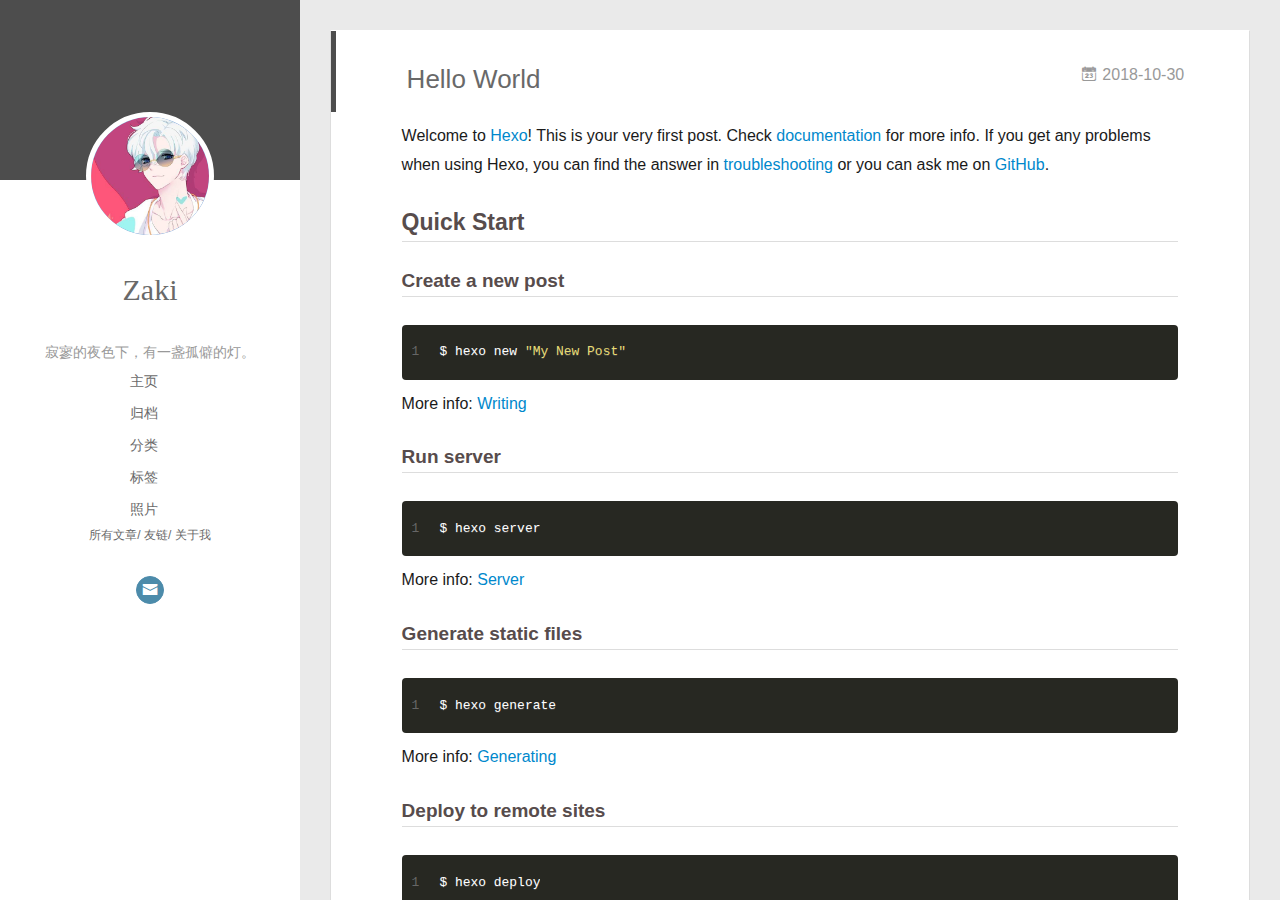
<file: index.html>
<!DOCTYPE html>
<html>
<head><meta name="generator" content="Hexo 3.8.0">
  <meta charset="utf-8">
  
  <meta name="renderer" content="webkit">
  <meta http-equiv="X-UA-Compatible" content="IE=edge">
  <link rel="dns-prefetch" href="http://yoursite.com">
  <title>zaki的备忘录</title>
  <meta name="viewport" content="width=device-width, initial-scale=1, maximum-scale=1">
  <meta name="description" content="一只后端小码农，在奔向远方的途中。">
<meta name="keywords" content="后端,java,开发,程序,编程,代码,IT网站">
<meta property="og:type" content="website">
<meta property="og:title" content="zaki的备忘录">
<meta property="og:url" content="http://yoursite.com/index.html">
<meta property="og:site_name" content="zaki的备忘录">
<meta property="og:description" content="一只后端小码农，在奔向远方的途中。">
<meta property="og:locale" content="default">
<meta name="twitter:card" content="summary">
<meta name="twitter:title" content="zaki的备忘录">
<meta name="twitter:description" content="一只后端小码农，在奔向远方的途中。">
  
    <link rel="alternative" href="/atom.xml" title="zaki的备忘录" type="application/atom+xml">
  
  
    <link rel="icon" href="/img/favicon.ico">
  
  <link rel="stylesheet" type="text/css" href="/./main.0cf68a.css">
  <style type="text/css">
  
    #container.show {
      background: linear-gradient(200deg,#a0cfe4,#e8c37e);
    }
  </style>
  

  

</head>
</html>
<body>
  <div id="container" q-class="show:isCtnShow">
    <canvas id="anm-canvas" class="anm-canvas"></canvas>
    <div class="left-col" q-class="show:isShow">
      
<div class="overlay" style="background: #4d4d4d"></div>
<div class="intrude-less">
	<header id="header" class="inner">
		<a href="/" class="profilepic">
			<img src="/img/tx.jpeg" class="js-avatar">
		</a>
		<hgroup>
		  <h1 class="header-author"><a href="/">Zaki</a></h1>
		</hgroup>
		
		<p class="header-subtitle">寂寥的夜色下，有一盏孤僻的灯。</p>
		

		<nav class="header-menu">
			<ul>
			
				<li><a href="/">主页</a></li>
	        
				<li><a href="/archives/index.html">归档</a></li>
	        
				<li><a href="/categories">分类</a></li>
	        
				<li><a href="/tags">标签</a></li>
	        
				<li><a href="/instagram">照片</a></li>
	        
			</ul>
		</nav>
		<nav class="header-smart-menu">
    		
    			
    			<a q-on="click: openSlider(e, 'innerArchive')" href="javascript:void(0)">所有文章</a>
    			
            
    			
    			<a q-on="click: openSlider(e, 'friends')" href="javascript:void(0)">友链</a>
    			
            
    			
    			<a q-on="click: openSlider(e, 'aboutme')" href="javascript:void(0)">关于我</a>
    			
            
		</nav>
		<nav class="header-nav">
			<div class="social">
				
					<a class="mail" target="_blank" href="mailto:ovo.idea@aliyun.com" title="mail"><i class="icon-mail"></i></a>
		        
			</div>
		</nav>
		<div style="margin-top:60px;width:85%">			
			<iframe frameborder="no" border="0" marginwidth="0" marginheight="0" width="250" height="49" src="//music.163.com/outchain/player?type=0&id=2505768467&auto=1&height=32"></iframe>
		</div>
	</header>	

</div>

    </div>
    <div class="mid-col" q-class="show:isShow,hide:isShow|isFalse">
      
<nav id="mobile-nav">
  	<div class="overlay js-overlay" style="background: #4d4d4d"></div>
	<div class="btnctn js-mobile-btnctn">
  		<div class="slider-trigger list" q-on="click: openSlider(e)"><i class="icon icon-sort"></i></div>
	</div>
	<div class="intrude-less">
		<header id="header" class="inner">
			<div class="profilepic">
				<img src="/img/tx.jpeg" class="js-avatar">
			</div>
			<hgroup>
			  <h1 class="header-author js-header-author">Zaki</h1>
			</hgroup>
			
			<p class="header-subtitle"><i class="icon icon-quo-left"></i>寂寥的夜色下，有一盏孤僻的灯。<i class="icon icon-quo-right"></i></p>
			
			
			
				
			
				
			
				
			
				
			
				
			
			
			
			<nav class="header-nav">
				<div class="social">
					
						<a class="mail" target="_blank" href="mailto:ovo.idea@aliyun.com" title="mail"><i class="icon-mail"></i></a>
			        
				</div>
			</nav>

			<nav class="header-menu js-header-menu">
				<ul style="width: 70%">
				
				
					<li style="width: 20%"><a href="/">主页</a></li>
		        
					<li style="width: 20%"><a href="/archives/index.html">归档</a></li>
		        
					<li style="width: 20%"><a href="/categories">分类</a></li>
		        
					<li style="width: 20%"><a href="/tags">标签</a></li>
		        
					<li style="width: 20%"><a href="/instagram">照片</a></li>
		        
				</ul>
			</nav>
		</header>				
	</div>
	<div class="mobile-mask" style="display:none" q-show="isShow"></div>
</nav>

      <div id="wrapper" class="body-wrap">
        <div class="menu-l">
          <div class="canvas-wrap">
            <canvas data-colors="#eaeaea" data-sectionHeight="100" data-contentId="js-content" id="myCanvas1" class="anm-canvas"></canvas>
          </div>
          <div id="js-content" class="content-ll">
            
  
    <article id="post-hello-world" class="article article-type-post  article-index" itemscope="" itemprop="blogPost">
  <div class="article-inner">
    
      <header class="article-header">
        
  
    <h1 itemprop="name">
      <a class="article-title" href="/2018/10/30/hello-world/">Hello World</a>
    </h1>
  

        
        <a href="/2018/10/30/hello-world/" class="archive-article-date">
  	<time datetime="2018-10-30T13:20:47.500Z" itemprop="datePublished"><i class="icon-calendar icon"></i>2018-10-30</time>
</a>
        
      </header>
    
    <div class="article-entry" itemprop="articleBody">
      
        <p>Welcome to <a href="https://hexo.io/" target="_blank" rel="noopener">Hexo</a>! This is your very first post. Check <a href="https://hexo.io/docs/" target="_blank" rel="noopener">documentation</a> for more info. If you get any problems when using Hexo, you can find the answer in <a href="https://hexo.io/docs/troubleshooting.html" target="_blank" rel="noopener">troubleshooting</a> or you can ask me on <a href="https://github.com/hexojs/hexo/issues" target="_blank" rel="noopener">GitHub</a>.</p>
<h2 id="Quick-Start"><a href="#Quick-Start" class="headerlink" title="Quick Start"></a>Quick Start</h2><h3 id="Create-a-new-post"><a href="#Create-a-new-post" class="headerlink" title="Create a new post"></a>Create a new post</h3><figure class="highlight bash"><table><tr><td class="gutter"><pre><span class="line">1</span><br></pre></td><td class="code"><pre><span class="line">$ hexo new <span class="string">"My New Post"</span></span><br></pre></td></tr></table></figure>
<p>More info: <a href="https://hexo.io/docs/writing.html" target="_blank" rel="noopener">Writing</a></p>
<h3 id="Run-server"><a href="#Run-server" class="headerlink" title="Run server"></a>Run server</h3><figure class="highlight bash"><table><tr><td class="gutter"><pre><span class="line">1</span><br></pre></td><td class="code"><pre><span class="line">$ hexo server</span><br></pre></td></tr></table></figure>
<p>More info: <a href="https://hexo.io/docs/server.html" target="_blank" rel="noopener">Server</a></p>
<h3 id="Generate-static-files"><a href="#Generate-static-files" class="headerlink" title="Generate static files"></a>Generate static files</h3><figure class="highlight bash"><table><tr><td class="gutter"><pre><span class="line">1</span><br></pre></td><td class="code"><pre><span class="line">$ hexo generate</span><br></pre></td></tr></table></figure>
<p>More info: <a href="https://hexo.io/docs/generating.html" target="_blank" rel="noopener">Generating</a></p>
<h3 id="Deploy-to-remote-sites"><a href="#Deploy-to-remote-sites" class="headerlink" title="Deploy to remote sites"></a>Deploy to remote sites</h3><figure class="highlight bash"><table><tr><td class="gutter"><pre><span class="line">1</span><br></pre></td><td class="code"><pre><span class="line">$ hexo deploy</span><br></pre></td></tr></table></figure>
<p>More info: <a href="https://hexo.io/docs/deployment.html" target="_blank" rel="noopener">Deployment</a></p>

      

      
    </div>
    <div class="article-info article-info-index">
      
      
      

      
        <p class="article-more-link">
          <a class="article-more-a" href="/2018/10/30/hello-world/">展开全文 >></a>
        </p>
      

      
      <div class="clearfix"></div>
    </div>
  </div>
</article>

<aside class="wrap-side-operation">
    <div class="mod-side-operation">
        
        <div class="jump-container" id="js-jump-container" style="display:none;">
            <a href="javascript:void(0)" class="mod-side-operation__jump-to-top">
                <i class="icon-font icon-back"></i>
            </a>
            <div id="js-jump-plan-container" class="jump-plan-container" style="top: -11px;">
                <i class="icon-font icon-plane jump-plane"></i>
            </div>
        </div>
        
        
    </div>
</aside>




  
  


          </div>
        </div>
      </div>
      <footer id="footer">
  <div class="outer">
    <div id="footer-info">
    	<div class="footer-left">
    		&copy; 2018 Zaki
    	</div>
      	<div class="footer-right">
      		<a href="http://hexo.io/" target="_blank">Hexo</a>  Theme <a href="https://github.com/litten/hexo-theme-yilia" target="_blank">Yilia</a> by Litten
      	</div>
    </div>
  </div>
</footer>
    </div>
    <script>
	var yiliaConfig = {
		mathjax: false,
		isHome: true,
		isPost: false,
		isArchive: false,
		isTag: false,
		isCategory: false,
		open_in_new: false,
		toc_hide_index: true,
		root: "/",
		innerArchive: true,
		showTags: false
	}
</script>

<script>!function(t){function n(e){if(r[e])return r[e].exports;var i=r[e]={exports:{},id:e,loaded:!1};return t[e].call(i.exports,i,i.exports,n),i.loaded=!0,i.exports}var r={};n.m=t,n.c=r,n.p="./",n(0)}([function(t,n,r){r(195),t.exports=r(191)},function(t,n,r){var e=r(3),i=r(52),o=r(27),u=r(28),c=r(53),f="prototype",a=function(t,n,r){var s,l,h,v,p=t&a.F,d=t&a.G,y=t&a.S,g=t&a.P,b=t&a.B,m=d?e:y?e[n]||(e[n]={}):(e[n]||{})[f],x=d?i:i[n]||(i[n]={}),w=x[f]||(x[f]={});d&&(r=n);for(s in r)l=!p&&m&&void 0!==m[s],h=(l?m:r)[s],v=b&&l?c(h,e):g&&"function"==typeof h?c(Function.call,h):h,m&&u(m,s,h,t&a.U),x[s]!=h&&o(x,s,v),g&&w[s]!=h&&(w[s]=h)};e.core=i,a.F=1,a.G=2,a.S=4,a.P=8,a.B=16,a.W=32,a.U=64,a.R=128,t.exports=a},function(t,n,r){var e=r(6);t.exports=function(t){if(!e(t))throw TypeError(t+" is not an object!");return t}},function(t,n){var r=t.exports="undefined"!=typeof window&&window.Math==Math?window:"undefined"!=typeof self&&self.Math==Math?self:Function("return this")();"number"==typeof __g&&(__g=r)},function(t,n){t.exports=function(t){try{return!!t()}catch(t){return!0}}},function(t,n){var r=t.exports="undefined"!=typeof window&&window.Math==Math?window:"undefined"!=typeof self&&self.Math==Math?self:Function("return this")();"number"==typeof __g&&(__g=r)},function(t,n){t.exports=function(t){return"object"==typeof t?null!==t:"function"==typeof t}},function(t,n,r){var e=r(126)("wks"),i=r(76),o=r(3).Symbol,u="function"==typeof o;(t.exports=function(t){return e[t]||(e[t]=u&&o[t]||(u?o:i)("Symbol."+t))}).store=e},function(t,n){var r={}.hasOwnProperty;t.exports=function(t,n){return r.call(t,n)}},function(t,n,r){var e=r(94),i=r(33);t.exports=function(t){return e(i(t))}},function(t,n,r){t.exports=!r(4)(function(){return 7!=Object.defineProperty({},"a",{get:function(){return 7}}).a})},function(t,n,r){var e=r(2),i=r(167),o=r(50),u=Object.defineProperty;n.f=r(10)?Object.defineProperty:function(t,n,r){if(e(t),n=o(n,!0),e(r),i)try{return u(t,n,r)}catch(t){}if("get"in r||"set"in r)throw TypeError("Accessors not supported!");return"value"in r&&(t[n]=r.value),t}},function(t,n,r){t.exports=!r(18)(function(){return 7!=Object.defineProperty({},"a",{get:function(){return 7}}).a})},function(t,n,r){var e=r(14),i=r(22);t.exports=r(12)?function(t,n,r){return e.f(t,n,i(1,r))}:function(t,n,r){return t[n]=r,t}},function(t,n,r){var e=r(20),i=r(58),o=r(42),u=Object.defineProperty;n.f=r(12)?Object.defineProperty:function(t,n,r){if(e(t),n=o(n,!0),e(r),i)try{return u(t,n,r)}catch(t){}if("get"in r||"set"in r)throw TypeError("Accessors not supported!");return"value"in r&&(t[n]=r.value),t}},function(t,n,r){var e=r(40)("wks"),i=r(23),o=r(5).Symbol,u="function"==typeof o;(t.exports=function(t){return e[t]||(e[t]=u&&o[t]||(u?o:i)("Symbol."+t))}).store=e},function(t,n,r){var e=r(67),i=Math.min;t.exports=function(t){return t>0?i(e(t),9007199254740991):0}},function(t,n,r){var e=r(46);t.exports=function(t){return Object(e(t))}},function(t,n){t.exports=function(t){try{return!!t()}catch(t){return!0}}},function(t,n,r){var e=r(63),i=r(34);t.exports=Object.keys||function(t){return e(t,i)}},function(t,n,r){var e=r(21);t.exports=function(t){if(!e(t))throw TypeError(t+" is not an object!");return t}},function(t,n){t.exports=function(t){return"object"==typeof t?null!==t:"function"==typeof t}},function(t,n){t.exports=function(t,n){return{enumerable:!(1&t),configurable:!(2&t),writable:!(4&t),value:n}}},function(t,n){var r=0,e=Math.random();t.exports=function(t){return"Symbol(".concat(void 0===t?"":t,")_",(++r+e).toString(36))}},function(t,n){var r={}.hasOwnProperty;t.exports=function(t,n){return r.call(t,n)}},function(t,n){var r=t.exports={version:"2.4.0"};"number"==typeof __e&&(__e=r)},function(t,n){t.exports=function(t){if("function"!=typeof t)throw TypeError(t+" is not a function!");return t}},function(t,n,r){var e=r(11),i=r(66);t.exports=r(10)?function(t,n,r){return e.f(t,n,i(1,r))}:function(t,n,r){return t[n]=r,t}},function(t,n,r){var e=r(3),i=r(27),o=r(24),u=r(76)("src"),c="toString",f=Function[c],a=(""+f).split(c);r(52).inspectSource=function(t){return f.call(t)},(t.exports=function(t,n,r,c){var f="function"==typeof r;f&&(o(r,"name")||i(r,"name",n)),t[n]!==r&&(f&&(o(r,u)||i(r,u,t[n]?""+t[n]:a.join(String(n)))),t===e?t[n]=r:c?t[n]?t[n]=r:i(t,n,r):(delete t[n],i(t,n,r)))})(Function.prototype,c,function(){return"function"==typeof this&&this[u]||f.call(this)})},function(t,n,r){var e=r(1),i=r(4),o=r(46),u=function(t,n,r,e){var i=String(o(t)),u="<"+n;return""!==r&&(u+=" "+r+'="'+String(e).replace(/"/g,"&quot;")+'"'),u+">"+i+"</"+n+">"};t.exports=function(t,n){var r={};r[t]=n(u),e(e.P+e.F*i(function(){var n=""[t]('"');return n!==n.toLowerCase()||n.split('"').length>3}),"String",r)}},function(t,n,r){var e=r(115),i=r(46);t.exports=function(t){return e(i(t))}},function(t,n,r){var e=r(116),i=r(66),o=r(30),u=r(50),c=r(24),f=r(167),a=Object.getOwnPropertyDescriptor;n.f=r(10)?a:function(t,n){if(t=o(t),n=u(n,!0),f)try{return a(t,n)}catch(t){}if(c(t,n))return i(!e.f.call(t,n),t[n])}},function(t,n,r){var e=r(24),i=r(17),o=r(145)("IE_PROTO"),u=Object.prototype;t.exports=Object.getPrototypeOf||function(t){return t=i(t),e(t,o)?t[o]:"function"==typeof t.constructor&&t instanceof t.constructor?t.constructor.prototype:t instanceof Object?u:null}},function(t,n){t.exports=function(t){if(void 0==t)throw TypeError("Can't call method on  "+t);return t}},function(t,n){t.exports="constructor,hasOwnProperty,isPrototypeOf,propertyIsEnumerable,toLocaleString,toString,valueOf".split(",")},function(t,n){t.exports={}},function(t,n){t.exports=!0},function(t,n){n.f={}.propertyIsEnumerable},function(t,n,r){var e=r(14).f,i=r(8),o=r(15)("toStringTag");t.exports=function(t,n,r){t&&!i(t=r?t:t.prototype,o)&&e(t,o,{configurable:!0,value:n})}},function(t,n,r){var e=r(40)("keys"),i=r(23);t.exports=function(t){return e[t]||(e[t]=i(t))}},function(t,n,r){var e=r(5),i="__core-js_shared__",o=e[i]||(e[i]={});t.exports=function(t){return o[t]||(o[t]={})}},function(t,n){var r=Math.ceil,e=Math.floor;t.exports=function(t){return isNaN(t=+t)?0:(t>0?e:r)(t)}},function(t,n,r){var e=r(21);t.exports=function(t,n){if(!e(t))return t;var r,i;if(n&&"function"==typeof(r=t.toString)&&!e(i=r.call(t)))return i;if("function"==typeof(r=t.valueOf)&&!e(i=r.call(t)))return i;if(!n&&"function"==typeof(r=t.toString)&&!e(i=r.call(t)))return i;throw TypeError("Can't convert object to primitive value")}},function(t,n,r){var e=r(5),i=r(25),o=r(36),u=r(44),c=r(14).f;t.exports=function(t){var n=i.Symbol||(i.Symbol=o?{}:e.Symbol||{});"_"==t.charAt(0)||t in n||c(n,t,{value:u.f(t)})}},function(t,n,r){n.f=r(15)},function(t,n){var r={}.toString;t.exports=function(t){return r.call(t).slice(8,-1)}},function(t,n){t.exports=function(t){if(void 0==t)throw TypeError("Can't call method on  "+t);return t}},function(t,n,r){var e=r(4);t.exports=function(t,n){return!!t&&e(function(){n?t.call(null,function(){},1):t.call(null)})}},function(t,n,r){var e=r(53),i=r(115),o=r(17),u=r(16),c=r(203);t.exports=function(t,n){var r=1==t,f=2==t,a=3==t,s=4==t,l=6==t,h=5==t||l,v=n||c;return function(n,c,p){for(var d,y,g=o(n),b=i(g),m=e(c,p,3),x=u(b.length),w=0,S=r?v(n,x):f?v(n,0):void 0;x>w;w++)if((h||w in b)&&(d=b[w],y=m(d,w,g),t))if(r)S[w]=y;else if(y)switch(t){case 3:return!0;case 5:return d;case 6:return w;case 2:S.push(d)}else if(s)return!1;return l?-1:a||s?s:S}}},function(t,n,r){var e=r(1),i=r(52),o=r(4);t.exports=function(t,n){var r=(i.Object||{})[t]||Object[t],u={};u[t]=n(r),e(e.S+e.F*o(function(){r(1)}),"Object",u)}},function(t,n,r){var e=r(6);t.exports=function(t,n){if(!e(t))return t;var r,i;if(n&&"function"==typeof(r=t.toString)&&!e(i=r.call(t)))return i;if("function"==typeof(r=t.valueOf)&&!e(i=r.call(t)))return i;if(!n&&"function"==typeof(r=t.toString)&&!e(i=r.call(t)))return i;throw TypeError("Can't convert object to primitive value")}},function(t,n,r){var e=r(5),i=r(25),o=r(91),u=r(13),c="prototype",f=function(t,n,r){var a,s,l,h=t&f.F,v=t&f.G,p=t&f.S,d=t&f.P,y=t&f.B,g=t&f.W,b=v?i:i[n]||(i[n]={}),m=b[c],x=v?e:p?e[n]:(e[n]||{})[c];v&&(r=n);for(a in r)(s=!h&&x&&void 0!==x[a])&&a in b||(l=s?x[a]:r[a],b[a]=v&&"function"!=typeof x[a]?r[a]:y&&s?o(l,e):g&&x[a]==l?function(t){var n=function(n,r,e){if(this instanceof t){switch(arguments.length){case 0:return new t;case 1:return new t(n);case 2:return new t(n,r)}return new t(n,r,e)}return t.apply(this,arguments)};return n[c]=t[c],n}(l):d&&"function"==typeof l?o(Function.call,l):l,d&&((b.virtual||(b.virtual={}))[a]=l,t&f.R&&m&&!m[a]&&u(m,a,l)))};f.F=1,f.G=2,f.S=4,f.P=8,f.B=16,f.W=32,f.U=64,f.R=128,t.exports=f},function(t,n){var r=t.exports={version:"2.4.0"};"number"==typeof __e&&(__e=r)},function(t,n,r){var e=r(26);t.exports=function(t,n,r){if(e(t),void 0===n)return t;switch(r){case 1:return function(r){return t.call(n,r)};case 2:return function(r,e){return t.call(n,r,e)};case 3:return function(r,e,i){return t.call(n,r,e,i)}}return function(){return t.apply(n,arguments)}}},function(t,n,r){var e=r(183),i=r(1),o=r(126)("metadata"),u=o.store||(o.store=new(r(186))),c=function(t,n,r){var i=u.get(t);if(!i){if(!r)return;u.set(t,i=new e)}var o=i.get(n);if(!o){if(!r)return;i.set(n,o=new e)}return o},f=function(t,n,r){var e=c(n,r,!1);return void 0!==e&&e.has(t)},a=function(t,n,r){var e=c(n,r,!1);return void 0===e?void 0:e.get(t)},s=function(t,n,r,e){c(r,e,!0).set(t,n)},l=function(t,n){var r=c(t,n,!1),e=[];return r&&r.forEach(function(t,n){e.push(n)}),e},h=function(t){return void 0===t||"symbol"==typeof t?t:String(t)},v=function(t){i(i.S,"Reflect",t)};t.exports={store:u,map:c,has:f,get:a,set:s,keys:l,key:h,exp:v}},function(t,n,r){"use strict";if(r(10)){var e=r(69),i=r(3),o=r(4),u=r(1),c=r(127),f=r(152),a=r(53),s=r(68),l=r(66),h=r(27),v=r(73),p=r(67),d=r(16),y=r(75),g=r(50),b=r(24),m=r(180),x=r(114),w=r(6),S=r(17),_=r(137),O=r(70),E=r(32),P=r(71).f,j=r(154),F=r(76),M=r(7),A=r(48),N=r(117),T=r(146),I=r(155),k=r(80),L=r(123),R=r(74),C=r(130),D=r(160),U=r(11),W=r(31),G=U.f,B=W.f,V=i.RangeError,z=i.TypeError,q=i.Uint8Array,K="ArrayBuffer",J="Shared"+K,Y="BYTES_PER_ELEMENT",H="prototype",$=Array[H],X=f.ArrayBuffer,Q=f.DataView,Z=A(0),tt=A(2),nt=A(3),rt=A(4),et=A(5),it=A(6),ot=N(!0),ut=N(!1),ct=I.values,ft=I.keys,at=I.entries,st=$.lastIndexOf,lt=$.reduce,ht=$.reduceRight,vt=$.join,pt=$.sort,dt=$.slice,yt=$.toString,gt=$.toLocaleString,bt=M("iterator"),mt=M("toStringTag"),xt=F("typed_constructor"),wt=F("def_constructor"),St=c.CONSTR,_t=c.TYPED,Ot=c.VIEW,Et="Wrong length!",Pt=A(1,function(t,n){return Tt(T(t,t[wt]),n)}),jt=o(function(){return 1===new q(new Uint16Array([1]).buffer)[0]}),Ft=!!q&&!!q[H].set&&o(function(){new q(1).set({})}),Mt=function(t,n){if(void 0===t)throw z(Et);var r=+t,e=d(t);if(n&&!m(r,e))throw V(Et);return e},At=function(t,n){var r=p(t);if(r<0||r%n)throw V("Wrong offset!");return r},Nt=function(t){if(w(t)&&_t in t)return t;throw z(t+" is not a typed array!")},Tt=function(t,n){if(!(w(t)&&xt in t))throw z("It is not a typed array constructor!");return new t(n)},It=function(t,n){return kt(T(t,t[wt]),n)},kt=function(t,n){for(var r=0,e=n.length,i=Tt(t,e);e>r;)i[r]=n[r++];return i},Lt=function(t,n,r){G(t,n,{get:function(){return this._d[r]}})},Rt=function(t){var n,r,e,i,o,u,c=S(t),f=arguments.length,s=f>1?arguments[1]:void 0,l=void 0!==s,h=j(c);if(void 0!=h&&!_(h)){for(u=h.call(c),e=[],n=0;!(o=u.next()).done;n++)e.push(o.value);c=e}for(l&&f>2&&(s=a(s,arguments[2],2)),n=0,r=d(c.length),i=Tt(this,r);r>n;n++)i[n]=l?s(c[n],n):c[n];return i},Ct=function(){for(var t=0,n=arguments.length,r=Tt(this,n);n>t;)r[t]=arguments[t++];return r},Dt=!!q&&o(function(){gt.call(new q(1))}),Ut=function(){return gt.apply(Dt?dt.call(Nt(this)):Nt(this),arguments)},Wt={copyWithin:function(t,n){return D.call(Nt(this),t,n,arguments.length>2?arguments[2]:void 0)},every:function(t){return rt(Nt(this),t,arguments.length>1?arguments[1]:void 0)},fill:function(t){return C.apply(Nt(this),arguments)},filter:function(t){return It(this,tt(Nt(this),t,arguments.length>1?arguments[1]:void 0))},find:function(t){return et(Nt(this),t,arguments.length>1?arguments[1]:void 0)},findIndex:function(t){return it(Nt(this),t,arguments.length>1?arguments[1]:void 0)},forEach:function(t){Z(Nt(this),t,arguments.length>1?arguments[1]:void 0)},indexOf:function(t){return ut(Nt(this),t,arguments.length>1?arguments[1]:void 0)},includes:function(t){return ot(Nt(this),t,arguments.length>1?arguments[1]:void 0)},join:function(t){return vt.apply(Nt(this),arguments)},lastIndexOf:function(t){return st.apply(Nt(this),arguments)},map:function(t){return Pt(Nt(this),t,arguments.length>1?arguments[1]:void 0)},reduce:function(t){return lt.apply(Nt(this),arguments)},reduceRight:function(t){return ht.apply(Nt(this),arguments)},reverse:function(){for(var t,n=this,r=Nt(n).length,e=Math.floor(r/2),i=0;i<e;)t=n[i],n[i++]=n[--r],n[r]=t;return n},some:function(t){return nt(Nt(this),t,arguments.length>1?arguments[1]:void 0)},sort:function(t){return pt.call(Nt(this),t)},subarray:function(t,n){var r=Nt(this),e=r.length,i=y(t,e);return new(T(r,r[wt]))(r.buffer,r.byteOffset+i*r.BYTES_PER_ELEMENT,d((void 0===n?e:y(n,e))-i))}},Gt=function(t,n){return It(this,dt.call(Nt(this),t,n))},Bt=function(t){Nt(this);var n=At(arguments[1],1),r=this.length,e=S(t),i=d(e.length),o=0;if(i+n>r)throw V(Et);for(;o<i;)this[n+o]=e[o++]},Vt={entries:function(){return at.call(Nt(this))},keys:function(){return ft.call(Nt(this))},values:function(){return ct.call(Nt(this))}},zt=function(t,n){return w(t)&&t[_t]&&"symbol"!=typeof n&&n in t&&String(+n)==String(n)},qt=function(t,n){return zt(t,n=g(n,!0))?l(2,t[n]):B(t,n)},Kt=function(t,n,r){return!(zt(t,n=g(n,!0))&&w(r)&&b(r,"value"))||b(r,"get")||b(r,"set")||r.configurable||b(r,"writable")&&!r.writable||b(r,"enumerable")&&!r.enumerable?G(t,n,r):(t[n]=r.value,t)};St||(W.f=qt,U.f=Kt),u(u.S+u.F*!St,"Object",{getOwnPropertyDescriptor:qt,defineProperty:Kt}),o(function(){yt.call({})})&&(yt=gt=function(){return vt.call(this)});var Jt=v({},Wt);v(Jt,Vt),h(Jt,bt,Vt.values),v(Jt,{slice:Gt,set:Bt,constructor:function(){},toString:yt,toLocaleString:Ut}),Lt(Jt,"buffer","b"),Lt(Jt,"byteOffset","o"),Lt(Jt,"byteLength","l"),Lt(Jt,"length","e"),G(Jt,mt,{get:function(){return this[_t]}}),t.exports=function(t,n,r,f){f=!!f;var a=t+(f?"Clamped":"")+"Array",l="Uint8Array"!=a,v="get"+t,p="set"+t,y=i[a],g=y||{},b=y&&E(y),m=!y||!c.ABV,S={},_=y&&y[H],j=function(t,r){var e=t._d;return e.v[v](r*n+e.o,jt)},F=function(t,r,e){var i=t._d;f&&(e=(e=Math.round(e))<0?0:e>255?255:255&e),i.v[p](r*n+i.o,e,jt)},M=function(t,n){G(t,n,{get:function(){return j(this,n)},set:function(t){return F(this,n,t)},enumerable:!0})};m?(y=r(function(t,r,e,i){s(t,y,a,"_d");var o,u,c,f,l=0,v=0;if(w(r)){if(!(r instanceof X||(f=x(r))==K||f==J))return _t in r?kt(y,r):Rt.call(y,r);o=r,v=At(e,n);var p=r.byteLength;if(void 0===i){if(p%n)throw V(Et);if((u=p-v)<0)throw V(Et)}else if((u=d(i)*n)+v>p)throw V(Et);c=u/n}else c=Mt(r,!0),u=c*n,o=new X(u);for(h(t,"_d",{b:o,o:v,l:u,e:c,v:new Q(o)});l<c;)M(t,l++)}),_=y[H]=O(Jt),h(_,"constructor",y)):L(function(t){new y(null),new y(t)},!0)||(y=r(function(t,r,e,i){s(t,y,a);var o;return w(r)?r instanceof X||(o=x(r))==K||o==J?void 0!==i?new g(r,At(e,n),i):void 0!==e?new g(r,At(e,n)):new g(r):_t in r?kt(y,r):Rt.call(y,r):new g(Mt(r,l))}),Z(b!==Function.prototype?P(g).concat(P(b)):P(g),function(t){t in y||h(y,t,g[t])}),y[H]=_,e||(_.constructor=y));var A=_[bt],N=!!A&&("values"==A.name||void 0==A.name),T=Vt.values;h(y,xt,!0),h(_,_t,a),h(_,Ot,!0),h(_,wt,y),(f?new y(1)[mt]==a:mt in _)||G(_,mt,{get:function(){return a}}),S[a]=y,u(u.G+u.W+u.F*(y!=g),S),u(u.S,a,{BYTES_PER_ELEMENT:n,from:Rt,of:Ct}),Y in _||h(_,Y,n),u(u.P,a,Wt),R(a),u(u.P+u.F*Ft,a,{set:Bt}),u(u.P+u.F*!N,a,Vt),u(u.P+u.F*(_.toString!=yt),a,{toString:yt}),u(u.P+u.F*o(function(){new y(1).slice()}),a,{slice:Gt}),u(u.P+u.F*(o(function(){return[1,2].toLocaleString()!=new y([1,2]).toLocaleString()})||!o(function(){_.toLocaleString.call([1,2])})),a,{toLocaleString:Ut}),k[a]=N?A:T,e||N||h(_,bt,T)}}else t.exports=function(){}},function(t,n){var r={}.toString;t.exports=function(t){return r.call(t).slice(8,-1)}},function(t,n,r){var e=r(21),i=r(5).document,o=e(i)&&e(i.createElement);t.exports=function(t){return o?i.createElement(t):{}}},function(t,n,r){t.exports=!r(12)&&!r(18)(function(){return 7!=Object.defineProperty(r(57)("div"),"a",{get:function(){return 7}}).a})},function(t,n,r){"use strict";var e=r(36),i=r(51),o=r(64),u=r(13),c=r(8),f=r(35),a=r(96),s=r(38),l=r(103),h=r(15)("iterator"),v=!([].keys&&"next"in[].keys()),p="keys",d="values",y=function(){return this};t.exports=function(t,n,r,g,b,m,x){a(r,n,g);var w,S,_,O=function(t){if(!v&&t in F)return F[t];switch(t){case p:case d:return function(){return new r(this,t)}}return function(){return new r(this,t)}},E=n+" Iterator",P=b==d,j=!1,F=t.prototype,M=F[h]||F["@@iterator"]||b&&F[b],A=M||O(b),N=b?P?O("entries"):A:void 0,T="Array"==n?F.entries||M:M;if(T&&(_=l(T.call(new t)))!==Object.prototype&&(s(_,E,!0),e||c(_,h)||u(_,h,y)),P&&M&&M.name!==d&&(j=!0,A=function(){return M.call(this)}),e&&!x||!v&&!j&&F[h]||u(F,h,A),f[n]=A,f[E]=y,b)if(w={values:P?A:O(d),keys:m?A:O(p),entries:N},x)for(S in w)S in F||o(F,S,w[S]);else i(i.P+i.F*(v||j),n,w);return w}},function(t,n,r){var e=r(20),i=r(100),o=r(34),u=r(39)("IE_PROTO"),c=function(){},f="prototype",a=function(){var t,n=r(57)("iframe"),e=o.length;for(n.style.display="none",r(93).appendChild(n),n.src="javascript:",t=n.contentWindow.document,t.open(),t.write("<script>document.F=Object<\/script>"),t.close(),a=t.F;e--;)delete a[f][o[e]];return a()};t.exports=Object.create||function(t,n){var r;return null!==t?(c[f]=e(t),r=new c,c[f]=null,r[u]=t):r=a(),void 0===n?r:i(r,n)}},function(t,n,r){var e=r(63),i=r(34).concat("length","prototype");n.f=Object.getOwnPropertyNames||function(t){return e(t,i)}},function(t,n){n.f=Object.getOwnPropertySymbols},function(t,n,r){var e=r(8),i=r(9),o=r(90)(!1),u=r(39)("IE_PROTO");t.exports=function(t,n){var r,c=i(t),f=0,a=[];for(r in c)r!=u&&e(c,r)&&a.push(r);for(;n.length>f;)e(c,r=n[f++])&&(~o(a,r)||a.push(r));return a}},function(t,n,r){t.exports=r(13)},function(t,n,r){var e=r(76)("meta"),i=r(6),o=r(24),u=r(11).f,c=0,f=Object.isExtensible||function(){return!0},a=!r(4)(function(){return f(Object.preventExtensions({}))}),s=function(t){u(t,e,{value:{i:"O"+ ++c,w:{}}})},l=function(t,n){if(!i(t))return"symbol"==typeof t?t:("string"==typeof t?"S":"P")+t;if(!o(t,e)){if(!f(t))return"F";if(!n)return"E";s(t)}return t[e].i},h=function(t,n){if(!o(t,e)){if(!f(t))return!0;if(!n)return!1;s(t)}return t[e].w},v=function(t){return a&&p.NEED&&f(t)&&!o(t,e)&&s(t),t},p=t.exports={KEY:e,NEED:!1,fastKey:l,getWeak:h,onFreeze:v}},function(t,n){t.exports=function(t,n){return{enumerable:!(1&t),configurable:!(2&t),writable:!(4&t),value:n}}},function(t,n){var r=Math.ceil,e=Math.floor;t.exports=function(t){return isNaN(t=+t)?0:(t>0?e:r)(t)}},function(t,n){t.exports=function(t,n,r,e){if(!(t instanceof n)||void 0!==e&&e in t)throw TypeError(r+": incorrect invocation!");return t}},function(t,n){t.exports=!1},function(t,n,r){var e=r(2),i=r(173),o=r(133),u=r(145)("IE_PROTO"),c=function(){},f="prototype",a=function(){var t,n=r(132)("iframe"),e=o.length;for(n.style.display="none",r(135).appendChild(n),n.src="javascript:",t=n.contentWindow.document,t.open(),t.write("<script>document.F=Object<\/script>"),t.close(),a=t.F;e--;)delete a[f][o[e]];return a()};t.exports=Object.create||function(t,n){var r;return null!==t?(c[f]=e(t),r=new c,c[f]=null,r[u]=t):r=a(),void 0===n?r:i(r,n)}},function(t,n,r){var e=r(175),i=r(133).concat("length","prototype");n.f=Object.getOwnPropertyNames||function(t){return e(t,i)}},function(t,n,r){var e=r(175),i=r(133);t.exports=Object.keys||function(t){return e(t,i)}},function(t,n,r){var e=r(28);t.exports=function(t,n,r){for(var i in n)e(t,i,n[i],r);return t}},function(t,n,r){"use strict";var e=r(3),i=r(11),o=r(10),u=r(7)("species");t.exports=function(t){var n=e[t];o&&n&&!n[u]&&i.f(n,u,{configurable:!0,get:function(){return this}})}},function(t,n,r){var e=r(67),i=Math.max,o=Math.min;t.exports=function(t,n){return t=e(t),t<0?i(t+n,0):o(t,n)}},function(t,n){var r=0,e=Math.random();t.exports=function(t){return"Symbol(".concat(void 0===t?"":t,")_",(++r+e).toString(36))}},function(t,n,r){var e=r(33);t.exports=function(t){return Object(e(t))}},function(t,n,r){var e=r(7)("unscopables"),i=Array.prototype;void 0==i[e]&&r(27)(i,e,{}),t.exports=function(t){i[e][t]=!0}},function(t,n,r){var e=r(53),i=r(169),o=r(137),u=r(2),c=r(16),f=r(154),a={},s={},n=t.exports=function(t,n,r,l,h){var v,p,d,y,g=h?function(){return t}:f(t),b=e(r,l,n?2:1),m=0;if("function"!=typeof g)throw TypeError(t+" is not iterable!");if(o(g)){for(v=c(t.length);v>m;m++)if((y=n?b(u(p=t[m])[0],p[1]):b(t[m]))===a||y===s)return y}else for(d=g.call(t);!(p=d.next()).done;)if((y=i(d,b,p.value,n))===a||y===s)return y};n.BREAK=a,n.RETURN=s},function(t,n){t.exports={}},function(t,n,r){var e=r(11).f,i=r(24),o=r(7)("toStringTag");t.exports=function(t,n,r){t&&!i(t=r?t:t.prototype,o)&&e(t,o,{configurable:!0,value:n})}},function(t,n,r){var e=r(1),i=r(46),o=r(4),u=r(150),c="["+u+"]",f="​",a=RegExp("^"+c+c+"*"),s=RegExp(c+c+"*$"),l=function(t,n,r){var i={},c=o(function(){return!!u[t]()||f[t]()!=f}),a=i[t]=c?n(h):u[t];r&&(i[r]=a),e(e.P+e.F*c,"String",i)},h=l.trim=function(t,n){return t=String(i(t)),1&n&&(t=t.replace(a,"")),2&n&&(t=t.replace(s,"")),t};t.exports=l},function(t,n,r){t.exports={default:r(86),__esModule:!0}},function(t,n,r){t.exports={default:r(87),__esModule:!0}},function(t,n,r){"use strict";function e(t){return t&&t.__esModule?t:{default:t}}n.__esModule=!0;var i=r(84),o=e(i),u=r(83),c=e(u),f="function"==typeof c.default&&"symbol"==typeof o.default?function(t){return typeof t}:function(t){return t&&"function"==typeof c.default&&t.constructor===c.default&&t!==c.default.prototype?"symbol":typeof t};n.default="function"==typeof c.default&&"symbol"===f(o.default)?function(t){return void 0===t?"undefined":f(t)}:function(t){return t&&"function"==typeof c.default&&t.constructor===c.default&&t!==c.default.prototype?"symbol":void 0===t?"undefined":f(t)}},function(t,n,r){r(110),r(108),r(111),r(112),t.exports=r(25).Symbol},function(t,n,r){r(109),r(113),t.exports=r(44).f("iterator")},function(t,n){t.exports=function(t){if("function"!=typeof t)throw TypeError(t+" is not a function!");return t}},function(t,n){t.exports=function(){}},function(t,n,r){var e=r(9),i=r(106),o=r(105);t.exports=function(t){return function(n,r,u){var c,f=e(n),a=i(f.length),s=o(u,a);if(t&&r!=r){for(;a>s;)if((c=f[s++])!=c)return!0}else for(;a>s;s++)if((t||s in f)&&f[s]===r)return t||s||0;return!t&&-1}}},function(t,n,r){var e=r(88);t.exports=function(t,n,r){if(e(t),void 0===n)return t;switch(r){case 1:return function(r){return t.call(n,r)};case 2:return function(r,e){return t.call(n,r,e)};case 3:return function(r,e,i){return t.call(n,r,e,i)}}return function(){return t.apply(n,arguments)}}},function(t,n,r){var e=r(19),i=r(62),o=r(37);t.exports=function(t){var n=e(t),r=i.f;if(r)for(var u,c=r(t),f=o.f,a=0;c.length>a;)f.call(t,u=c[a++])&&n.push(u);return n}},function(t,n,r){t.exports=r(5).document&&document.documentElement},function(t,n,r){var e=r(56);t.exports=Object("z").propertyIsEnumerable(0)?Object:function(t){return"String"==e(t)?t.split(""):Object(t)}},function(t,n,r){var e=r(56);t.exports=Array.isArray||function(t){return"Array"==e(t)}},function(t,n,r){"use strict";var e=r(60),i=r(22),o=r(38),u={};r(13)(u,r(15)("iterator"),function(){return this}),t.exports=function(t,n,r){t.prototype=e(u,{next:i(1,r)}),o(t,n+" Iterator")}},function(t,n){t.exports=function(t,n){return{value:n,done:!!t}}},function(t,n,r){var e=r(19),i=r(9);t.exports=function(t,n){for(var r,o=i(t),u=e(o),c=u.length,f=0;c>f;)if(o[r=u[f++]]===n)return r}},function(t,n,r){var e=r(23)("meta"),i=r(21),o=r(8),u=r(14).f,c=0,f=Object.isExtensible||function(){return!0},a=!r(18)(function(){return f(Object.preventExtensions({}))}),s=function(t){u(t,e,{value:{i:"O"+ ++c,w:{}}})},l=function(t,n){if(!i(t))return"symbol"==typeof t?t:("string"==typeof t?"S":"P")+t;if(!o(t,e)){if(!f(t))return"F";if(!n)return"E";s(t)}return t[e].i},h=function(t,n){if(!o(t,e)){if(!f(t))return!0;if(!n)return!1;s(t)}return t[e].w},v=function(t){return a&&p.NEED&&f(t)&&!o(t,e)&&s(t),t},p=t.exports={KEY:e,NEED:!1,fastKey:l,getWeak:h,onFreeze:v}},function(t,n,r){var e=r(14),i=r(20),o=r(19);t.exports=r(12)?Object.defineProperties:function(t,n){i(t);for(var r,u=o(n),c=u.length,f=0;c>f;)e.f(t,r=u[f++],n[r]);return t}},function(t,n,r){var e=r(37),i=r(22),o=r(9),u=r(42),c=r(8),f=r(58),a=Object.getOwnPropertyDescriptor;n.f=r(12)?a:function(t,n){if(t=o(t),n=u(n,!0),f)try{return a(t,n)}catch(t){}if(c(t,n))return i(!e.f.call(t,n),t[n])}},function(t,n,r){var e=r(9),i=r(61).f,o={}.toString,u="object"==typeof window&&window&&Object.getOwnPropertyNames?Object.getOwnPropertyNames(window):[],c=function(t){try{return i(t)}catch(t){return u.slice()}};t.exports.f=function(t){return u&&"[object Window]"==o.call(t)?c(t):i(e(t))}},function(t,n,r){var e=r(8),i=r(77),o=r(39)("IE_PROTO"),u=Object.prototype;t.exports=Object.getPrototypeOf||function(t){return t=i(t),e(t,o)?t[o]:"function"==typeof t.constructor&&t instanceof t.constructor?t.constructor.prototype:t instanceof Object?u:null}},function(t,n,r){var e=r(41),i=r(33);t.exports=function(t){return function(n,r){var o,u,c=String(i(n)),f=e(r),a=c.length;return f<0||f>=a?t?"":void 0:(o=c.charCodeAt(f),o<55296||o>56319||f+1===a||(u=c.charCodeAt(f+1))<56320||u>57343?t?c.charAt(f):o:t?c.slice(f,f+2):u-56320+(o-55296<<10)+65536)}}},function(t,n,r){var e=r(41),i=Math.max,o=Math.min;t.exports=function(t,n){return t=e(t),t<0?i(t+n,0):o(t,n)}},function(t,n,r){var e=r(41),i=Math.min;t.exports=function(t){return t>0?i(e(t),9007199254740991):0}},function(t,n,r){"use strict";var e=r(89),i=r(97),o=r(35),u=r(9);t.exports=r(59)(Array,"Array",function(t,n){this._t=u(t),this._i=0,this._k=n},function(){var t=this._t,n=this._k,r=this._i++;return!t||r>=t.length?(this._t=void 0,i(1)):"keys"==n?i(0,r):"values"==n?i(0,t[r]):i(0,[r,t[r]])},"values"),o.Arguments=o.Array,e("keys"),e("values"),e("entries")},function(t,n){},function(t,n,r){"use strict";var e=r(104)(!0);r(59)(String,"String",function(t){this._t=String(t),this._i=0},function(){var t,n=this._t,r=this._i;return r>=n.length?{value:void 0,done:!0}:(t=e(n,r),this._i+=t.length,{value:t,done:!1})})},function(t,n,r){"use strict";var e=r(5),i=r(8),o=r(12),u=r(51),c=r(64),f=r(99).KEY,a=r(18),s=r(40),l=r(38),h=r(23),v=r(15),p=r(44),d=r(43),y=r(98),g=r(92),b=r(95),m=r(20),x=r(9),w=r(42),S=r(22),_=r(60),O=r(102),E=r(101),P=r(14),j=r(19),F=E.f,M=P.f,A=O.f,N=e.Symbol,T=e.JSON,I=T&&T.stringify,k="prototype",L=v("_hidden"),R=v("toPrimitive"),C={}.propertyIsEnumerable,D=s("symbol-registry"),U=s("symbols"),W=s("op-symbols"),G=Object[k],B="function"==typeof N,V=e.QObject,z=!V||!V[k]||!V[k].findChild,q=o&&a(function(){return 7!=_(M({},"a",{get:function(){return M(this,"a",{value:7}).a}})).a})?function(t,n,r){var e=F(G,n);e&&delete G[n],M(t,n,r),e&&t!==G&&M(G,n,e)}:M,K=function(t){var n=U[t]=_(N[k]);return n._k=t,n},J=B&&"symbol"==typeof N.iterator?function(t){return"symbol"==typeof t}:function(t){return t instanceof N},Y=function(t,n,r){return t===G&&Y(W,n,r),m(t),n=w(n,!0),m(r),i(U,n)?(r.enumerable?(i(t,L)&&t[L][n]&&(t[L][n]=!1),r=_(r,{enumerable:S(0,!1)})):(i(t,L)||M(t,L,S(1,{})),t[L][n]=!0),q(t,n,r)):M(t,n,r)},H=function(t,n){m(t);for(var r,e=g(n=x(n)),i=0,o=e.length;o>i;)Y(t,r=e[i++],n[r]);return t},$=function(t,n){return void 0===n?_(t):H(_(t),n)},X=function(t){var n=C.call(this,t=w(t,!0));return!(this===G&&i(U,t)&&!i(W,t))&&(!(n||!i(this,t)||!i(U,t)||i(this,L)&&this[L][t])||n)},Q=function(t,n){if(t=x(t),n=w(n,!0),t!==G||!i(U,n)||i(W,n)){var r=F(t,n);return!r||!i(U,n)||i(t,L)&&t[L][n]||(r.enumerable=!0),r}},Z=function(t){for(var n,r=A(x(t)),e=[],o=0;r.length>o;)i(U,n=r[o++])||n==L||n==f||e.push(n);return e},tt=function(t){for(var n,r=t===G,e=A(r?W:x(t)),o=[],u=0;e.length>u;)!i(U,n=e[u++])||r&&!i(G,n)||o.push(U[n]);return o};B||(N=function(){if(this instanceof N)throw TypeError("Symbol is not a constructor!");var t=h(arguments.length>0?arguments[0]:void 0),n=function(r){this===G&&n.call(W,r),i(this,L)&&i(this[L],t)&&(this[L][t]=!1),q(this,t,S(1,r))};return o&&z&&q(G,t,{configurable:!0,set:n}),K(t)},c(N[k],"toString",function(){return this._k}),E.f=Q,P.f=Y,r(61).f=O.f=Z,r(37).f=X,r(62).f=tt,o&&!r(36)&&c(G,"propertyIsEnumerable",X,!0),p.f=function(t){return K(v(t))}),u(u.G+u.W+u.F*!B,{Symbol:N});for(var nt="hasInstance,isConcatSpreadable,iterator,match,replace,search,species,split,toPrimitive,toStringTag,unscopables".split(","),rt=0;nt.length>rt;)v(nt[rt++]);for(var nt=j(v.store),rt=0;nt.length>rt;)d(nt[rt++]);u(u.S+u.F*!B,"Symbol",{for:function(t){return i(D,t+="")?D[t]:D[t]=N(t)},keyFor:function(t){if(J(t))return y(D,t);throw TypeError(t+" is not a symbol!")},useSetter:function(){z=!0},useSimple:function(){z=!1}}),u(u.S+u.F*!B,"Object",{create:$,defineProperty:Y,defineProperties:H,getOwnPropertyDescriptor:Q,getOwnPropertyNames:Z,getOwnPropertySymbols:tt}),T&&u(u.S+u.F*(!B||a(function(){var t=N();return"[null]"!=I([t])||"{}"!=I({a:t})||"{}"!=I(Object(t))})),"JSON",{stringify:function(t){if(void 0!==t&&!J(t)){for(var n,r,e=[t],i=1;arguments.length>i;)e.push(arguments[i++]);return n=e[1],"function"==typeof n&&(r=n),!r&&b(n)||(n=function(t,n){if(r&&(n=r.call(this,t,n)),!J(n))return n}),e[1]=n,I.apply(T,e)}}}),N[k][R]||r(13)(N[k],R,N[k].valueOf),l(N,"Symbol"),l(Math,"Math",!0),l(e.JSON,"JSON",!0)},function(t,n,r){r(43)("asyncIterator")},function(t,n,r){r(43)("observable")},function(t,n,r){r(107);for(var e=r(5),i=r(13),o=r(35),u=r(15)("toStringTag"),c=["NodeList","DOMTokenList","MediaList","StyleSheetList","CSSRuleList"],f=0;f<5;f++){var a=c[f],s=e[a],l=s&&s.prototype;l&&!l[u]&&i(l,u,a),o[a]=o.Array}},function(t,n,r){var e=r(45),i=r(7)("toStringTag"),o="Arguments"==e(function(){return arguments}()),u=function(t,n){try{return t[n]}catch(t){}};t.exports=function(t){var n,r,c;return void 0===t?"Undefined":null===t?"Null":"string"==typeof(r=u(n=Object(t),i))?r:o?e(n):"Object"==(c=e(n))&&"function"==typeof n.callee?"Arguments":c}},function(t,n,r){var e=r(45);t.exports=Object("z").propertyIsEnumerable(0)?Object:function(t){return"String"==e(t)?t.split(""):Object(t)}},function(t,n){n.f={}.propertyIsEnumerable},function(t,n,r){var e=r(30),i=r(16),o=r(75);t.exports=function(t){return function(n,r,u){var c,f=e(n),a=i(f.length),s=o(u,a);if(t&&r!=r){for(;a>s;)if((c=f[s++])!=c)return!0}else for(;a>s;s++)if((t||s in f)&&f[s]===r)return t||s||0;return!t&&-1}}},function(t,n,r){"use strict";var e=r(3),i=r(1),o=r(28),u=r(73),c=r(65),f=r(79),a=r(68),s=r(6),l=r(4),h=r(123),v=r(81),p=r(136);t.exports=function(t,n,r,d,y,g){var b=e[t],m=b,x=y?"set":"add",w=m&&m.prototype,S={},_=function(t){var n=w[t];o(w,t,"delete"==t?function(t){return!(g&&!s(t))&&n.call(this,0===t?0:t)}:"has"==t?function(t){return!(g&&!s(t))&&n.call(this,0===t?0:t)}:"get"==t?function(t){return g&&!s(t)?void 0:n.call(this,0===t?0:t)}:"add"==t?function(t){return n.call(this,0===t?0:t),this}:function(t,r){return n.call(this,0===t?0:t,r),this})};if("function"==typeof m&&(g||w.forEach&&!l(function(){(new m).entries().next()}))){var O=new m,E=O[x](g?{}:-0,1)!=O,P=l(function(){O.has(1)}),j=h(function(t){new m(t)}),F=!g&&l(function(){for(var t=new m,n=5;n--;)t[x](n,n);return!t.has(-0)});j||(m=n(function(n,r){a(n,m,t);var e=p(new b,n,m);return void 0!=r&&f(r,y,e[x],e),e}),m.prototype=w,w.constructor=m),(P||F)&&(_("delete"),_("has"),y&&_("get")),(F||E)&&_(x),g&&w.clear&&delete w.clear}else m=d.getConstructor(n,t,y,x),u(m.prototype,r),c.NEED=!0;return v(m,t),S[t]=m,i(i.G+i.W+i.F*(m!=b),S),g||d.setStrong(m,t,y),m}},function(t,n,r){"use strict";var e=r(27),i=r(28),o=r(4),u=r(46),c=r(7);t.exports=function(t,n,r){var f=c(t),a=r(u,f,""[t]),s=a[0],l=a[1];o(function(){var n={};return n[f]=function(){return 7},7!=""[t](n)})&&(i(String.prototype,t,s),e(RegExp.prototype,f,2==n?function(t,n){return l.call(t,this,n)}:function(t){return l.call(t,this)}))}
},function(t,n,r){"use strict";var e=r(2);t.exports=function(){var t=e(this),n="";return t.global&&(n+="g"),t.ignoreCase&&(n+="i"),t.multiline&&(n+="m"),t.unicode&&(n+="u"),t.sticky&&(n+="y"),n}},function(t,n){t.exports=function(t,n,r){var e=void 0===r;switch(n.length){case 0:return e?t():t.call(r);case 1:return e?t(n[0]):t.call(r,n[0]);case 2:return e?t(n[0],n[1]):t.call(r,n[0],n[1]);case 3:return e?t(n[0],n[1],n[2]):t.call(r,n[0],n[1],n[2]);case 4:return e?t(n[0],n[1],n[2],n[3]):t.call(r,n[0],n[1],n[2],n[3])}return t.apply(r,n)}},function(t,n,r){var e=r(6),i=r(45),o=r(7)("match");t.exports=function(t){var n;return e(t)&&(void 0!==(n=t[o])?!!n:"RegExp"==i(t))}},function(t,n,r){var e=r(7)("iterator"),i=!1;try{var o=[7][e]();o.return=function(){i=!0},Array.from(o,function(){throw 2})}catch(t){}t.exports=function(t,n){if(!n&&!i)return!1;var r=!1;try{var o=[7],u=o[e]();u.next=function(){return{done:r=!0}},o[e]=function(){return u},t(o)}catch(t){}return r}},function(t,n,r){t.exports=r(69)||!r(4)(function(){var t=Math.random();__defineSetter__.call(null,t,function(){}),delete r(3)[t]})},function(t,n){n.f=Object.getOwnPropertySymbols},function(t,n,r){var e=r(3),i="__core-js_shared__",o=e[i]||(e[i]={});t.exports=function(t){return o[t]||(o[t]={})}},function(t,n,r){for(var e,i=r(3),o=r(27),u=r(76),c=u("typed_array"),f=u("view"),a=!(!i.ArrayBuffer||!i.DataView),s=a,l=0,h="Int8Array,Uint8Array,Uint8ClampedArray,Int16Array,Uint16Array,Int32Array,Uint32Array,Float32Array,Float64Array".split(",");l<9;)(e=i[h[l++]])?(o(e.prototype,c,!0),o(e.prototype,f,!0)):s=!1;t.exports={ABV:a,CONSTR:s,TYPED:c,VIEW:f}},function(t,n){"use strict";var r={versions:function(){var t=window.navigator.userAgent;return{trident:t.indexOf("Trident")>-1,presto:t.indexOf("Presto")>-1,webKit:t.indexOf("AppleWebKit")>-1,gecko:t.indexOf("Gecko")>-1&&-1==t.indexOf("KHTML"),mobile:!!t.match(/AppleWebKit.*Mobile.*/),ios:!!t.match(/\(i[^;]+;( U;)? CPU.+Mac OS X/),android:t.indexOf("Android")>-1||t.indexOf("Linux")>-1,iPhone:t.indexOf("iPhone")>-1||t.indexOf("Mac")>-1,iPad:t.indexOf("iPad")>-1,webApp:-1==t.indexOf("Safari"),weixin:-1==t.indexOf("MicroMessenger")}}()};t.exports=r},function(t,n,r){"use strict";var e=r(85),i=function(t){return t&&t.__esModule?t:{default:t}}(e),o=function(){function t(t,n,e){return n||e?String.fromCharCode(n||e):r[t]||t}function n(t){return e[t]}var r={"&quot;":'"',"&lt;":"<","&gt;":">","&amp;":"&","&nbsp;":" "},e={};for(var u in r)e[r[u]]=u;return r["&apos;"]="'",e["'"]="&#39;",{encode:function(t){return t?(""+t).replace(/['<> "&]/g,n).replace(/\r?\n/g,"<br/>").replace(/\s/g,"&nbsp;"):""},decode:function(n){return n?(""+n).replace(/<br\s*\/?>/gi,"\n").replace(/&quot;|&lt;|&gt;|&amp;|&nbsp;|&apos;|&#(\d+);|&#(\d+)/g,t).replace(/\u00a0/g," "):""},encodeBase16:function(t){if(!t)return t;t+="";for(var n=[],r=0,e=t.length;e>r;r++)n.push(t.charCodeAt(r).toString(16).toUpperCase());return n.join("")},encodeBase16forJSON:function(t){if(!t)return t;t=t.replace(/[\u4E00-\u9FBF]/gi,function(t){return escape(t).replace("%u","\\u")});for(var n=[],r=0,e=t.length;e>r;r++)n.push(t.charCodeAt(r).toString(16).toUpperCase());return n.join("")},decodeBase16:function(t){if(!t)return t;t+="";for(var n=[],r=0,e=t.length;e>r;r+=2)n.push(String.fromCharCode("0x"+t.slice(r,r+2)));return n.join("")},encodeObject:function(t){if(t instanceof Array)for(var n=0,r=t.length;r>n;n++)t[n]=o.encodeObject(t[n]);else if("object"==(void 0===t?"undefined":(0,i.default)(t)))for(var e in t)t[e]=o.encodeObject(t[e]);else if("string"==typeof t)return o.encode(t);return t},loadScript:function(t){var n=document.createElement("script");document.getElementsByTagName("body")[0].appendChild(n),n.setAttribute("src",t)},addLoadEvent:function(t){var n=window.onload;"function"!=typeof window.onload?window.onload=t:window.onload=function(){n(),t()}}}}();t.exports=o},function(t,n,r){"use strict";var e=r(17),i=r(75),o=r(16);t.exports=function(t){for(var n=e(this),r=o(n.length),u=arguments.length,c=i(u>1?arguments[1]:void 0,r),f=u>2?arguments[2]:void 0,a=void 0===f?r:i(f,r);a>c;)n[c++]=t;return n}},function(t,n,r){"use strict";var e=r(11),i=r(66);t.exports=function(t,n,r){n in t?e.f(t,n,i(0,r)):t[n]=r}},function(t,n,r){var e=r(6),i=r(3).document,o=e(i)&&e(i.createElement);t.exports=function(t){return o?i.createElement(t):{}}},function(t,n){t.exports="constructor,hasOwnProperty,isPrototypeOf,propertyIsEnumerable,toLocaleString,toString,valueOf".split(",")},function(t,n,r){var e=r(7)("match");t.exports=function(t){var n=/./;try{"/./"[t](n)}catch(r){try{return n[e]=!1,!"/./"[t](n)}catch(t){}}return!0}},function(t,n,r){t.exports=r(3).document&&document.documentElement},function(t,n,r){var e=r(6),i=r(144).set;t.exports=function(t,n,r){var o,u=n.constructor;return u!==r&&"function"==typeof u&&(o=u.prototype)!==r.prototype&&e(o)&&i&&i(t,o),t}},function(t,n,r){var e=r(80),i=r(7)("iterator"),o=Array.prototype;t.exports=function(t){return void 0!==t&&(e.Array===t||o[i]===t)}},function(t,n,r){var e=r(45);t.exports=Array.isArray||function(t){return"Array"==e(t)}},function(t,n,r){"use strict";var e=r(70),i=r(66),o=r(81),u={};r(27)(u,r(7)("iterator"),function(){return this}),t.exports=function(t,n,r){t.prototype=e(u,{next:i(1,r)}),o(t,n+" Iterator")}},function(t,n,r){"use strict";var e=r(69),i=r(1),o=r(28),u=r(27),c=r(24),f=r(80),a=r(139),s=r(81),l=r(32),h=r(7)("iterator"),v=!([].keys&&"next"in[].keys()),p="keys",d="values",y=function(){return this};t.exports=function(t,n,r,g,b,m,x){a(r,n,g);var w,S,_,O=function(t){if(!v&&t in F)return F[t];switch(t){case p:case d:return function(){return new r(this,t)}}return function(){return new r(this,t)}},E=n+" Iterator",P=b==d,j=!1,F=t.prototype,M=F[h]||F["@@iterator"]||b&&F[b],A=M||O(b),N=b?P?O("entries"):A:void 0,T="Array"==n?F.entries||M:M;if(T&&(_=l(T.call(new t)))!==Object.prototype&&(s(_,E,!0),e||c(_,h)||u(_,h,y)),P&&M&&M.name!==d&&(j=!0,A=function(){return M.call(this)}),e&&!x||!v&&!j&&F[h]||u(F,h,A),f[n]=A,f[E]=y,b)if(w={values:P?A:O(d),keys:m?A:O(p),entries:N},x)for(S in w)S in F||o(F,S,w[S]);else i(i.P+i.F*(v||j),n,w);return w}},function(t,n){var r=Math.expm1;t.exports=!r||r(10)>22025.465794806718||r(10)<22025.465794806718||-2e-17!=r(-2e-17)?function(t){return 0==(t=+t)?t:t>-1e-6&&t<1e-6?t+t*t/2:Math.exp(t)-1}:r},function(t,n){t.exports=Math.sign||function(t){return 0==(t=+t)||t!=t?t:t<0?-1:1}},function(t,n,r){var e=r(3),i=r(151).set,o=e.MutationObserver||e.WebKitMutationObserver,u=e.process,c=e.Promise,f="process"==r(45)(u);t.exports=function(){var t,n,r,a=function(){var e,i;for(f&&(e=u.domain)&&e.exit();t;){i=t.fn,t=t.next;try{i()}catch(e){throw t?r():n=void 0,e}}n=void 0,e&&e.enter()};if(f)r=function(){u.nextTick(a)};else if(o){var s=!0,l=document.createTextNode("");new o(a).observe(l,{characterData:!0}),r=function(){l.data=s=!s}}else if(c&&c.resolve){var h=c.resolve();r=function(){h.then(a)}}else r=function(){i.call(e,a)};return function(e){var i={fn:e,next:void 0};n&&(n.next=i),t||(t=i,r()),n=i}}},function(t,n,r){var e=r(6),i=r(2),o=function(t,n){if(i(t),!e(n)&&null!==n)throw TypeError(n+": can't set as prototype!")};t.exports={set:Object.setPrototypeOf||("__proto__"in{}?function(t,n,e){try{e=r(53)(Function.call,r(31).f(Object.prototype,"__proto__").set,2),e(t,[]),n=!(t instanceof Array)}catch(t){n=!0}return function(t,r){return o(t,r),n?t.__proto__=r:e(t,r),t}}({},!1):void 0),check:o}},function(t,n,r){var e=r(126)("keys"),i=r(76);t.exports=function(t){return e[t]||(e[t]=i(t))}},function(t,n,r){var e=r(2),i=r(26),o=r(7)("species");t.exports=function(t,n){var r,u=e(t).constructor;return void 0===u||void 0==(r=e(u)[o])?n:i(r)}},function(t,n,r){var e=r(67),i=r(46);t.exports=function(t){return function(n,r){var o,u,c=String(i(n)),f=e(r),a=c.length;return f<0||f>=a?t?"":void 0:(o=c.charCodeAt(f),o<55296||o>56319||f+1===a||(u=c.charCodeAt(f+1))<56320||u>57343?t?c.charAt(f):o:t?c.slice(f,f+2):u-56320+(o-55296<<10)+65536)}}},function(t,n,r){var e=r(122),i=r(46);t.exports=function(t,n,r){if(e(n))throw TypeError("String#"+r+" doesn't accept regex!");return String(i(t))}},function(t,n,r){"use strict";var e=r(67),i=r(46);t.exports=function(t){var n=String(i(this)),r="",o=e(t);if(o<0||o==1/0)throw RangeError("Count can't be negative");for(;o>0;(o>>>=1)&&(n+=n))1&o&&(r+=n);return r}},function(t,n){t.exports="\t\n\v\f\r   ᠎             　\u2028\u2029\ufeff"},function(t,n,r){var e,i,o,u=r(53),c=r(121),f=r(135),a=r(132),s=r(3),l=s.process,h=s.setImmediate,v=s.clearImmediate,p=s.MessageChannel,d=0,y={},g="onreadystatechange",b=function(){var t=+this;if(y.hasOwnProperty(t)){var n=y[t];delete y[t],n()}},m=function(t){b.call(t.data)};h&&v||(h=function(t){for(var n=[],r=1;arguments.length>r;)n.push(arguments[r++]);return y[++d]=function(){c("function"==typeof t?t:Function(t),n)},e(d),d},v=function(t){delete y[t]},"process"==r(45)(l)?e=function(t){l.nextTick(u(b,t,1))}:p?(i=new p,o=i.port2,i.port1.onmessage=m,e=u(o.postMessage,o,1)):s.addEventListener&&"function"==typeof postMessage&&!s.importScripts?(e=function(t){s.postMessage(t+"","*")},s.addEventListener("message",m,!1)):e=g in a("script")?function(t){f.appendChild(a("script"))[g]=function(){f.removeChild(this),b.call(t)}}:function(t){setTimeout(u(b,t,1),0)}),t.exports={set:h,clear:v}},function(t,n,r){"use strict";var e=r(3),i=r(10),o=r(69),u=r(127),c=r(27),f=r(73),a=r(4),s=r(68),l=r(67),h=r(16),v=r(71).f,p=r(11).f,d=r(130),y=r(81),g="ArrayBuffer",b="DataView",m="prototype",x="Wrong length!",w="Wrong index!",S=e[g],_=e[b],O=e.Math,E=e.RangeError,P=e.Infinity,j=S,F=O.abs,M=O.pow,A=O.floor,N=O.log,T=O.LN2,I="buffer",k="byteLength",L="byteOffset",R=i?"_b":I,C=i?"_l":k,D=i?"_o":L,U=function(t,n,r){var e,i,o,u=Array(r),c=8*r-n-1,f=(1<<c)-1,a=f>>1,s=23===n?M(2,-24)-M(2,-77):0,l=0,h=t<0||0===t&&1/t<0?1:0;for(t=F(t),t!=t||t===P?(i=t!=t?1:0,e=f):(e=A(N(t)/T),t*(o=M(2,-e))<1&&(e--,o*=2),t+=e+a>=1?s/o:s*M(2,1-a),t*o>=2&&(e++,o/=2),e+a>=f?(i=0,e=f):e+a>=1?(i=(t*o-1)*M(2,n),e+=a):(i=t*M(2,a-1)*M(2,n),e=0));n>=8;u[l++]=255&i,i/=256,n-=8);for(e=e<<n|i,c+=n;c>0;u[l++]=255&e,e/=256,c-=8);return u[--l]|=128*h,u},W=function(t,n,r){var e,i=8*r-n-1,o=(1<<i)-1,u=o>>1,c=i-7,f=r-1,a=t[f--],s=127&a;for(a>>=7;c>0;s=256*s+t[f],f--,c-=8);for(e=s&(1<<-c)-1,s>>=-c,c+=n;c>0;e=256*e+t[f],f--,c-=8);if(0===s)s=1-u;else{if(s===o)return e?NaN:a?-P:P;e+=M(2,n),s-=u}return(a?-1:1)*e*M(2,s-n)},G=function(t){return t[3]<<24|t[2]<<16|t[1]<<8|t[0]},B=function(t){return[255&t]},V=function(t){return[255&t,t>>8&255]},z=function(t){return[255&t,t>>8&255,t>>16&255,t>>24&255]},q=function(t){return U(t,52,8)},K=function(t){return U(t,23,4)},J=function(t,n,r){p(t[m],n,{get:function(){return this[r]}})},Y=function(t,n,r,e){var i=+r,o=l(i);if(i!=o||o<0||o+n>t[C])throw E(w);var u=t[R]._b,c=o+t[D],f=u.slice(c,c+n);return e?f:f.reverse()},H=function(t,n,r,e,i,o){var u=+r,c=l(u);if(u!=c||c<0||c+n>t[C])throw E(w);for(var f=t[R]._b,a=c+t[D],s=e(+i),h=0;h<n;h++)f[a+h]=s[o?h:n-h-1]},$=function(t,n){s(t,S,g);var r=+n,e=h(r);if(r!=e)throw E(x);return e};if(u.ABV){if(!a(function(){new S})||!a(function(){new S(.5)})){S=function(t){return new j($(this,t))};for(var X,Q=S[m]=j[m],Z=v(j),tt=0;Z.length>tt;)(X=Z[tt++])in S||c(S,X,j[X]);o||(Q.constructor=S)}var nt=new _(new S(2)),rt=_[m].setInt8;nt.setInt8(0,2147483648),nt.setInt8(1,2147483649),!nt.getInt8(0)&&nt.getInt8(1)||f(_[m],{setInt8:function(t,n){rt.call(this,t,n<<24>>24)},setUint8:function(t,n){rt.call(this,t,n<<24>>24)}},!0)}else S=function(t){var n=$(this,t);this._b=d.call(Array(n),0),this[C]=n},_=function(t,n,r){s(this,_,b),s(t,S,b);var e=t[C],i=l(n);if(i<0||i>e)throw E("Wrong offset!");if(r=void 0===r?e-i:h(r),i+r>e)throw E(x);this[R]=t,this[D]=i,this[C]=r},i&&(J(S,k,"_l"),J(_,I,"_b"),J(_,k,"_l"),J(_,L,"_o")),f(_[m],{getInt8:function(t){return Y(this,1,t)[0]<<24>>24},getUint8:function(t){return Y(this,1,t)[0]},getInt16:function(t){var n=Y(this,2,t,arguments[1]);return(n[1]<<8|n[0])<<16>>16},getUint16:function(t){var n=Y(this,2,t,arguments[1]);return n[1]<<8|n[0]},getInt32:function(t){return G(Y(this,4,t,arguments[1]))},getUint32:function(t){return G(Y(this,4,t,arguments[1]))>>>0},getFloat32:function(t){return W(Y(this,4,t,arguments[1]),23,4)},getFloat64:function(t){return W(Y(this,8,t,arguments[1]),52,8)},setInt8:function(t,n){H(this,1,t,B,n)},setUint8:function(t,n){H(this,1,t,B,n)},setInt16:function(t,n){H(this,2,t,V,n,arguments[2])},setUint16:function(t,n){H(this,2,t,V,n,arguments[2])},setInt32:function(t,n){H(this,4,t,z,n,arguments[2])},setUint32:function(t,n){H(this,4,t,z,n,arguments[2])},setFloat32:function(t,n){H(this,4,t,K,n,arguments[2])},setFloat64:function(t,n){H(this,8,t,q,n,arguments[2])}});y(S,g),y(_,b),c(_[m],u.VIEW,!0),n[g]=S,n[b]=_},function(t,n,r){var e=r(3),i=r(52),o=r(69),u=r(182),c=r(11).f;t.exports=function(t){var n=i.Symbol||(i.Symbol=o?{}:e.Symbol||{});"_"==t.charAt(0)||t in n||c(n,t,{value:u.f(t)})}},function(t,n,r){var e=r(114),i=r(7)("iterator"),o=r(80);t.exports=r(52).getIteratorMethod=function(t){if(void 0!=t)return t[i]||t["@@iterator"]||o[e(t)]}},function(t,n,r){"use strict";var e=r(78),i=r(170),o=r(80),u=r(30);t.exports=r(140)(Array,"Array",function(t,n){this._t=u(t),this._i=0,this._k=n},function(){var t=this._t,n=this._k,r=this._i++;return!t||r>=t.length?(this._t=void 0,i(1)):"keys"==n?i(0,r):"values"==n?i(0,t[r]):i(0,[r,t[r]])},"values"),o.Arguments=o.Array,e("keys"),e("values"),e("entries")},function(t,n){function r(t,n){t.classList?t.classList.add(n):t.className+=" "+n}t.exports=r},function(t,n){function r(t,n){if(t.classList)t.classList.remove(n);else{var r=new RegExp("(^|\\b)"+n.split(" ").join("|")+"(\\b|$)","gi");t.className=t.className.replace(r," ")}}t.exports=r},function(t,n){function r(){throw new Error("setTimeout has not been defined")}function e(){throw new Error("clearTimeout has not been defined")}function i(t){if(s===setTimeout)return setTimeout(t,0);if((s===r||!s)&&setTimeout)return s=setTimeout,setTimeout(t,0);try{return s(t,0)}catch(n){try{return s.call(null,t,0)}catch(n){return s.call(this,t,0)}}}function o(t){if(l===clearTimeout)return clearTimeout(t);if((l===e||!l)&&clearTimeout)return l=clearTimeout,clearTimeout(t);try{return l(t)}catch(n){try{return l.call(null,t)}catch(n){return l.call(this,t)}}}function u(){d&&v&&(d=!1,v.length?p=v.concat(p):y=-1,p.length&&c())}function c(){if(!d){var t=i(u);d=!0;for(var n=p.length;n;){for(v=p,p=[];++y<n;)v&&v[y].run();y=-1,n=p.length}v=null,d=!1,o(t)}}function f(t,n){this.fun=t,this.array=n}function a(){}var s,l,h=t.exports={};!function(){try{s="function"==typeof setTimeout?setTimeout:r}catch(t){s=r}try{l="function"==typeof clearTimeout?clearTimeout:e}catch(t){l=e}}();var v,p=[],d=!1,y=-1;h.nextTick=function(t){var n=new Array(arguments.length-1);if(arguments.length>1)for(var r=1;r<arguments.length;r++)n[r-1]=arguments[r];p.push(new f(t,n)),1!==p.length||d||i(c)},f.prototype.run=function(){this.fun.apply(null,this.array)},h.title="browser",h.browser=!0,h.env={},h.argv=[],h.version="",h.versions={},h.on=a,h.addListener=a,h.once=a,h.off=a,h.removeListener=a,h.removeAllListeners=a,h.emit=a,h.prependListener=a,h.prependOnceListener=a,h.listeners=function(t){return[]},h.binding=function(t){throw new Error("process.binding is not supported")},h.cwd=function(){return"/"},h.chdir=function(t){throw new Error("process.chdir is not supported")},h.umask=function(){return 0}},function(t,n,r){var e=r(45);t.exports=function(t,n){if("number"!=typeof t&&"Number"!=e(t))throw TypeError(n);return+t}},function(t,n,r){"use strict";var e=r(17),i=r(75),o=r(16);t.exports=[].copyWithin||function(t,n){var r=e(this),u=o(r.length),c=i(t,u),f=i(n,u),a=arguments.length>2?arguments[2]:void 0,s=Math.min((void 0===a?u:i(a,u))-f,u-c),l=1;for(f<c&&c<f+s&&(l=-1,f+=s-1,c+=s-1);s-- >0;)f in r?r[c]=r[f]:delete r[c],c+=l,f+=l;return r}},function(t,n,r){var e=r(79);t.exports=function(t,n){var r=[];return e(t,!1,r.push,r,n),r}},function(t,n,r){var e=r(26),i=r(17),o=r(115),u=r(16);t.exports=function(t,n,r,c,f){e(n);var a=i(t),s=o(a),l=u(a.length),h=f?l-1:0,v=f?-1:1;if(r<2)for(;;){if(h in s){c=s[h],h+=v;break}if(h+=v,f?h<0:l<=h)throw TypeError("Reduce of empty array with no initial value")}for(;f?h>=0:l>h;h+=v)h in s&&(c=n(c,s[h],h,a));return c}},function(t,n,r){"use strict";var e=r(26),i=r(6),o=r(121),u=[].slice,c={},f=function(t,n,r){if(!(n in c)){for(var e=[],i=0;i<n;i++)e[i]="a["+i+"]";c[n]=Function("F,a","return new F("+e.join(",")+")")}return c[n](t,r)};t.exports=Function.bind||function(t){var n=e(this),r=u.call(arguments,1),c=function(){var e=r.concat(u.call(arguments));return this instanceof c?f(n,e.length,e):o(n,e,t)};return i(n.prototype)&&(c.prototype=n.prototype),c}},function(t,n,r){"use strict";var e=r(11).f,i=r(70),o=r(73),u=r(53),c=r(68),f=r(46),a=r(79),s=r(140),l=r(170),h=r(74),v=r(10),p=r(65).fastKey,d=v?"_s":"size",y=function(t,n){var r,e=p(n);if("F"!==e)return t._i[e];for(r=t._f;r;r=r.n)if(r.k==n)return r};t.exports={getConstructor:function(t,n,r,s){var l=t(function(t,e){c(t,l,n,"_i"),t._i=i(null),t._f=void 0,t._l=void 0,t[d]=0,void 0!=e&&a(e,r,t[s],t)});return o(l.prototype,{clear:function(){for(var t=this,n=t._i,r=t._f;r;r=r.n)r.r=!0,r.p&&(r.p=r.p.n=void 0),delete n[r.i];t._f=t._l=void 0,t[d]=0},delete:function(t){var n=this,r=y(n,t);if(r){var e=r.n,i=r.p;delete n._i[r.i],r.r=!0,i&&(i.n=e),e&&(e.p=i),n._f==r&&(n._f=e),n._l==r&&(n._l=i),n[d]--}return!!r},forEach:function(t){c(this,l,"forEach");for(var n,r=u(t,arguments.length>1?arguments[1]:void 0,3);n=n?n.n:this._f;)for(r(n.v,n.k,this);n&&n.r;)n=n.p},has:function(t){return!!y(this,t)}}),v&&e(l.prototype,"size",{get:function(){return f(this[d])}}),l},def:function(t,n,r){var e,i,o=y(t,n);return o?o.v=r:(t._l=o={i:i=p(n,!0),k:n,v:r,p:e=t._l,n:void 0,r:!1},t._f||(t._f=o),e&&(e.n=o),t[d]++,"F"!==i&&(t._i[i]=o)),t},getEntry:y,setStrong:function(t,n,r){s(t,n,function(t,n){this._t=t,this._k=n,this._l=void 0},function(){for(var t=this,n=t._k,r=t._l;r&&r.r;)r=r.p;return t._t&&(t._l=r=r?r.n:t._t._f)?"keys"==n?l(0,r.k):"values"==n?l(0,r.v):l(0,[r.k,r.v]):(t._t=void 0,l(1))},r?"entries":"values",!r,!0),h(n)}}},function(t,n,r){var e=r(114),i=r(161);t.exports=function(t){return function(){if(e(this)!=t)throw TypeError(t+"#toJSON isn't generic");return i(this)}}},function(t,n,r){"use strict";var e=r(73),i=r(65).getWeak,o=r(2),u=r(6),c=r(68),f=r(79),a=r(48),s=r(24),l=a(5),h=a(6),v=0,p=function(t){return t._l||(t._l=new d)},d=function(){this.a=[]},y=function(t,n){return l(t.a,function(t){return t[0]===n})};d.prototype={get:function(t){var n=y(this,t);if(n)return n[1]},has:function(t){return!!y(this,t)},set:function(t,n){var r=y(this,t);r?r[1]=n:this.a.push([t,n])},delete:function(t){var n=h(this.a,function(n){return n[0]===t});return~n&&this.a.splice(n,1),!!~n}},t.exports={getConstructor:function(t,n,r,o){var a=t(function(t,e){c(t,a,n,"_i"),t._i=v++,t._l=void 0,void 0!=e&&f(e,r,t[o],t)});return e(a.prototype,{delete:function(t){if(!u(t))return!1;var n=i(t);return!0===n?p(this).delete(t):n&&s(n,this._i)&&delete n[this._i]},has:function(t){if(!u(t))return!1;var n=i(t);return!0===n?p(this).has(t):n&&s(n,this._i)}}),a},def:function(t,n,r){var e=i(o(n),!0);return!0===e?p(t).set(n,r):e[t._i]=r,t},ufstore:p}},function(t,n,r){t.exports=!r(10)&&!r(4)(function(){return 7!=Object.defineProperty(r(132)("div"),"a",{get:function(){return 7}}).a})},function(t,n,r){var e=r(6),i=Math.floor;t.exports=function(t){return!e(t)&&isFinite(t)&&i(t)===t}},function(t,n,r){var e=r(2);t.exports=function(t,n,r,i){try{return i?n(e(r)[0],r[1]):n(r)}catch(n){var o=t.return;throw void 0!==o&&e(o.call(t)),n}}},function(t,n){t.exports=function(t,n){return{value:n,done:!!t}}},function(t,n){t.exports=Math.log1p||function(t){return(t=+t)>-1e-8&&t<1e-8?t-t*t/2:Math.log(1+t)}},function(t,n,r){"use strict";var e=r(72),i=r(125),o=r(116),u=r(17),c=r(115),f=Object.assign;t.exports=!f||r(4)(function(){var t={},n={},r=Symbol(),e="abcdefghijklmnopqrst";return t[r]=7,e.split("").forEach(function(t){n[t]=t}),7!=f({},t)[r]||Object.keys(f({},n)).join("")!=e})?function(t,n){for(var r=u(t),f=arguments.length,a=1,s=i.f,l=o.f;f>a;)for(var h,v=c(arguments[a++]),p=s?e(v).concat(s(v)):e(v),d=p.length,y=0;d>y;)l.call(v,h=p[y++])&&(r[h]=v[h]);return r}:f},function(t,n,r){var e=r(11),i=r(2),o=r(72);t.exports=r(10)?Object.defineProperties:function(t,n){i(t);for(var r,u=o(n),c=u.length,f=0;c>f;)e.f(t,r=u[f++],n[r]);return t}},function(t,n,r){var e=r(30),i=r(71).f,o={}.toString,u="object"==typeof window&&window&&Object.getOwnPropertyNames?Object.getOwnPropertyNames(window):[],c=function(t){try{return i(t)}catch(t){return u.slice()}};t.exports.f=function(t){return u&&"[object Window]"==o.call(t)?c(t):i(e(t))}},function(t,n,r){var e=r(24),i=r(30),o=r(117)(!1),u=r(145)("IE_PROTO");t.exports=function(t,n){var r,c=i(t),f=0,a=[];for(r in c)r!=u&&e(c,r)&&a.push(r);for(;n.length>f;)e(c,r=n[f++])&&(~o(a,r)||a.push(r));return a}},function(t,n,r){var e=r(72),i=r(30),o=r(116).f;t.exports=function(t){return function(n){for(var r,u=i(n),c=e(u),f=c.length,a=0,s=[];f>a;)o.call(u,r=c[a++])&&s.push(t?[r,u[r]]:u[r]);return s}}},function(t,n,r){var e=r(71),i=r(125),o=r(2),u=r(3).Reflect;t.exports=u&&u.ownKeys||function(t){var n=e.f(o(t)),r=i.f;return r?n.concat(r(t)):n}},function(t,n,r){var e=r(3).parseFloat,i=r(82).trim;t.exports=1/e(r(150)+"-0")!=-1/0?function(t){var n=i(String(t),3),r=e(n);return 0===r&&"-"==n.charAt(0)?-0:r}:e},function(t,n,r){var e=r(3).parseInt,i=r(82).trim,o=r(150),u=/^[\-+]?0[xX]/;t.exports=8!==e(o+"08")||22!==e(o+"0x16")?function(t,n){var r=i(String(t),3);return e(r,n>>>0||(u.test(r)?16:10))}:e},function(t,n){t.exports=Object.is||function(t,n){return t===n?0!==t||1/t==1/n:t!=t&&n!=n}},function(t,n,r){var e=r(16),i=r(149),o=r(46);t.exports=function(t,n,r,u){var c=String(o(t)),f=c.length,a=void 0===r?" ":String(r),s=e(n);if(s<=f||""==a)return c;var l=s-f,h=i.call(a,Math.ceil(l/a.length));return h.length>l&&(h=h.slice(0,l)),u?h+c:c+h}},function(t,n,r){n.f=r(7)},function(t,n,r){"use strict";var e=r(164);t.exports=r(118)("Map",function(t){return function(){return t(this,arguments.length>0?arguments[0]:void 0)}},{get:function(t){var n=e.getEntry(this,t);return n&&n.v},set:function(t,n){return e.def(this,0===t?0:t,n)}},e,!0)},function(t,n,r){r(10)&&"g"!=/./g.flags&&r(11).f(RegExp.prototype,"flags",{configurable:!0,get:r(120)})},function(t,n,r){"use strict";var e=r(164);t.exports=r(118)("Set",function(t){return function(){return t(this,arguments.length>0?arguments[0]:void 0)}},{add:function(t){return e.def(this,t=0===t?0:t,t)}},e)},function(t,n,r){"use strict";var e,i=r(48)(0),o=r(28),u=r(65),c=r(172),f=r(166),a=r(6),s=u.getWeak,l=Object.isExtensible,h=f.ufstore,v={},p=function(t){return function(){return t(this,arguments.length>0?arguments[0]:void 0)}},d={get:function(t){if(a(t)){var n=s(t);return!0===n?h(this).get(t):n?n[this._i]:void 0}},set:function(t,n){return f.def(this,t,n)}},y=t.exports=r(118)("WeakMap",p,d,f,!0,!0);7!=(new y).set((Object.freeze||Object)(v),7).get(v)&&(e=f.getConstructor(p),c(e.prototype,d),u.NEED=!0,i(["delete","has","get","set"],function(t){var n=y.prototype,r=n[t];o(n,t,function(n,i){if(a(n)&&!l(n)){this._f||(this._f=new e);var o=this._f[t](n,i);return"set"==t?this:o}return r.call(this,n,i)})}))},,,,function(t,n){"use strict";function r(){var t=document.querySelector("#page-nav");if(t&&!document.querySelector("#page-nav .extend.prev")&&(t.innerHTML='<a class="extend prev disabled" rel="prev">&laquo; Prev</a>'+t.innerHTML),t&&!document.querySelector("#page-nav .extend.next")&&(t.innerHTML=t.innerHTML+'<a class="extend next disabled" rel="next">Next &raquo;</a>'),yiliaConfig&&yiliaConfig.open_in_new){document.querySelectorAll(".article-entry a:not(.article-more-a)").forEach(function(t){var n=t.getAttribute("target");n&&""!==n||t.setAttribute("target","_blank")})}if(yiliaConfig&&yiliaConfig.toc_hide_index){document.querySelectorAll(".toc-number").forEach(function(t){t.style.display="none"})}var n=document.querySelector("#js-aboutme");n&&0!==n.length&&(n.innerHTML=n.innerText)}t.exports={init:r}},function(t,n,r){"use strict";function e(t){return t&&t.__esModule?t:{default:t}}function i(t,n){var r=/\/|index.html/g;return t.replace(r,"")===n.replace(r,"")}function o(){for(var t=document.querySelectorAll(".js-header-menu li a"),n=window.location.pathname,r=0,e=t.length;r<e;r++){var o=t[r];i(n,o.getAttribute("href"))&&(0,h.default)(o,"active")}}function u(t){for(var n=t.offsetLeft,r=t.offsetParent;null!==r;)n+=r.offsetLeft,r=r.offsetParent;return n}function c(t){for(var n=t.offsetTop,r=t.offsetParent;null!==r;)n+=r.offsetTop,r=r.offsetParent;return n}function f(t,n,r,e,i){var o=u(t),f=c(t)-n;if(f-r<=i){var a=t.$newDom;a||(a=t.cloneNode(!0),(0,d.default)(t,a),t.$newDom=a,a.style.position="fixed",a.style.top=(r||f)+"px",a.style.left=o+"px",a.style.zIndex=e||2,a.style.width="100%",a.style.color="#fff"),a.style.visibility="visible",t.style.visibility="hidden"}else{t.style.visibility="visible";var s=t.$newDom;s&&(s.style.visibility="hidden")}}function a(){var t=document.querySelector(".js-overlay"),n=document.querySelector(".js-header-menu");f(t,document.body.scrollTop,-63,2,0),f(n,document.body.scrollTop,1,3,0)}function s(){document.querySelector("#container").addEventListener("scroll",function(t){a()}),window.addEventListener("scroll",function(t){a()}),a()}var l=r(156),h=e(l),v=r(157),p=(e(v),r(382)),d=e(p),y=r(128),g=e(y),b=r(190),m=e(b),x=r(129);(function(){g.default.versions.mobile&&window.screen.width<800&&(o(),s())})(),(0,x.addLoadEvent)(function(){m.default.init()}),t.exports={}},,,,function(t,n,r){(function(t){"use strict";function n(t,n,r){t[n]||Object[e](t,n,{writable:!0,configurable:!0,value:r})}if(r(381),r(391),r(198),t._babelPolyfill)throw new Error("only one instance of babel-polyfill is allowed");t._babelPolyfill=!0;var e="defineProperty";n(String.prototype,"padLeft","".padStart),n(String.prototype,"padRight","".padEnd),"pop,reverse,shift,keys,values,entries,indexOf,every,some,forEach,map,filter,find,findIndex,includes,join,slice,concat,push,splice,unshift,sort,lastIndexOf,reduce,reduceRight,copyWithin,fill".split(",").forEach(function(t){[][t]&&n(Array,t,Function.call.bind([][t]))})}).call(n,function(){return this}())},,,function(t,n,r){r(210),t.exports=r(52).RegExp.escape},,,,function(t,n,r){var e=r(6),i=r(138),o=r(7)("species");t.exports=function(t){var n;return i(t)&&(n=t.constructor,"function"!=typeof n||n!==Array&&!i(n.prototype)||(n=void 0),e(n)&&null===(n=n[o])&&(n=void 0)),void 0===n?Array:n}},function(t,n,r){var e=r(202);t.exports=function(t,n){return new(e(t))(n)}},function(t,n,r){"use strict";var e=r(2),i=r(50),o="number";t.exports=function(t){if("string"!==t&&t!==o&&"default"!==t)throw TypeError("Incorrect hint");return i(e(this),t!=o)}},function(t,n,r){var e=r(72),i=r(125),o=r(116);t.exports=function(t){var n=e(t),r=i.f;if(r)for(var u,c=r(t),f=o.f,a=0;c.length>a;)f.call(t,u=c[a++])&&n.push(u);return n}},function(t,n,r){var e=r(72),i=r(30);t.exports=function(t,n){for(var r,o=i(t),u=e(o),c=u.length,f=0;c>f;)if(o[r=u[f++]]===n)return r}},function(t,n,r){"use strict";var e=r(208),i=r(121),o=r(26);t.exports=function(){for(var t=o(this),n=arguments.length,r=Array(n),u=0,c=e._,f=!1;n>u;)(r[u]=arguments[u++])===c&&(f=!0);return function(){var e,o=this,u=arguments.length,a=0,s=0;if(!f&&!u)return i(t,r,o);if(e=r.slice(),f)for(;n>a;a++)e[a]===c&&(e[a]=arguments[s++]);for(;u>s;)e.push(arguments[s++]);return i(t,e,o)}}},function(t,n,r){t.exports=r(3)},function(t,n){t.exports=function(t,n){var r=n===Object(n)?function(t){return n[t]}:n;return function(n){return String(n).replace(t,r)}}},function(t,n,r){var e=r(1),i=r(209)(/[\\^$*+?.()|[\]{}]/g,"\\$&");e(e.S,"RegExp",{escape:function(t){return i(t)}})},function(t,n,r){var e=r(1);e(e.P,"Array",{copyWithin:r(160)}),r(78)("copyWithin")},function(t,n,r){"use strict";var e=r(1),i=r(48)(4);e(e.P+e.F*!r(47)([].every,!0),"Array",{every:function(t){return i(this,t,arguments[1])}})},function(t,n,r){var e=r(1);e(e.P,"Array",{fill:r(130)}),r(78)("fill")},function(t,n,r){"use strict";var e=r(1),i=r(48)(2);e(e.P+e.F*!r(47)([].filter,!0),"Array",{filter:function(t){return i(this,t,arguments[1])}})},function(t,n,r){"use strict";var e=r(1),i=r(48)(6),o="findIndex",u=!0;o in[]&&Array(1)[o](function(){u=!1}),e(e.P+e.F*u,"Array",{findIndex:function(t){return i(this,t,arguments.length>1?arguments[1]:void 0)}}),r(78)(o)},function(t,n,r){"use strict";var e=r(1),i=r(48)(5),o="find",u=!0;o in[]&&Array(1)[o](function(){u=!1}),e(e.P+e.F*u,"Array",{find:function(t){return i(this,t,arguments.length>1?arguments[1]:void 0)}}),r(78)(o)},function(t,n,r){"use strict";var e=r(1),i=r(48)(0),o=r(47)([].forEach,!0);e(e.P+e.F*!o,"Array",{forEach:function(t){return i(this,t,arguments[1])}})},function(t,n,r){"use strict";var e=r(53),i=r(1),o=r(17),u=r(169),c=r(137),f=r(16),a=r(131),s=r(154);i(i.S+i.F*!r(123)(function(t){Array.from(t)}),"Array",{from:function(t){var n,r,i,l,h=o(t),v="function"==typeof this?this:Array,p=arguments.length,d=p>1?arguments[1]:void 0,y=void 0!==d,g=0,b=s(h);if(y&&(d=e(d,p>2?arguments[2]:void 0,2)),void 0==b||v==Array&&c(b))for(n=f(h.length),r=new v(n);n>g;g++)a(r,g,y?d(h[g],g):h[g]);else for(l=b.call(h),r=new v;!(i=l.next()).done;g++)a(r,g,y?u(l,d,[i.value,g],!0):i.value);return r.length=g,r}})},function(t,n,r){"use strict";var e=r(1),i=r(117)(!1),o=[].indexOf,u=!!o&&1/[1].indexOf(1,-0)<0;e(e.P+e.F*(u||!r(47)(o)),"Array",{indexOf:function(t){return u?o.apply(this,arguments)||0:i(this,t,arguments[1])}})},function(t,n,r){var e=r(1);e(e.S,"Array",{isArray:r(138)})},function(t,n,r){"use strict";var e=r(1),i=r(30),o=[].join;e(e.P+e.F*(r(115)!=Object||!r(47)(o)),"Array",{join:function(t){return o.call(i(this),void 0===t?",":t)}})},function(t,n,r){"use strict";var e=r(1),i=r(30),o=r(67),u=r(16),c=[].lastIndexOf,f=!!c&&1/[1].lastIndexOf(1,-0)<0;e(e.P+e.F*(f||!r(47)(c)),"Array",{lastIndexOf:function(t){if(f)return c.apply(this,arguments)||0;var n=i(this),r=u(n.length),e=r-1;for(arguments.length>1&&(e=Math.min(e,o(arguments[1]))),e<0&&(e=r+e);e>=0;e--)if(e in n&&n[e]===t)return e||0;return-1}})},function(t,n,r){"use strict";var e=r(1),i=r(48)(1);e(e.P+e.F*!r(47)([].map,!0),"Array",{map:function(t){return i(this,t,arguments[1])}})},function(t,n,r){"use strict";var e=r(1),i=r(131);e(e.S+e.F*r(4)(function(){function t(){}return!(Array.of.call(t)instanceof t)}),"Array",{of:function(){for(var t=0,n=arguments.length,r=new("function"==typeof this?this:Array)(n);n>t;)i(r,t,arguments[t++]);return r.length=n,r}})},function(t,n,r){"use strict";var e=r(1),i=r(162);e(e.P+e.F*!r(47)([].reduceRight,!0),"Array",{reduceRight:function(t){return i(this,t,arguments.length,arguments[1],!0)}})},function(t,n,r){"use strict";var e=r(1),i=r(162);e(e.P+e.F*!r(47)([].reduce,!0),"Array",{reduce:function(t){return i(this,t,arguments.length,arguments[1],!1)}})},function(t,n,r){"use strict";var e=r(1),i=r(135),o=r(45),u=r(75),c=r(16),f=[].slice;e(e.P+e.F*r(4)(function(){i&&f.call(i)}),"Array",{slice:function(t,n){var r=c(this.length),e=o(this);if(n=void 0===n?r:n,"Array"==e)return f.call(this,t,n);for(var i=u(t,r),a=u(n,r),s=c(a-i),l=Array(s),h=0;h<s;h++)l[h]="String"==e?this.charAt(i+h):this[i+h];return l}})},function(t,n,r){"use strict";var e=r(1),i=r(48)(3);e(e.P+e.F*!r(47)([].some,!0),"Array",{some:function(t){return i(this,t,arguments[1])}})},function(t,n,r){"use strict";var e=r(1),i=r(26),o=r(17),u=r(4),c=[].sort,f=[1,2,3];e(e.P+e.F*(u(function(){f.sort(void 0)})||!u(function(){f.sort(null)})||!r(47)(c)),"Array",{sort:function(t){return void 0===t?c.call(o(this)):c.call(o(this),i(t))}})},function(t,n,r){r(74)("Array")},function(t,n,r){var e=r(1);e(e.S,"Date",{now:function(){return(new Date).getTime()}})},function(t,n,r){"use strict";var e=r(1),i=r(4),o=Date.prototype.getTime,u=function(t){return t>9?t:"0"+t};e(e.P+e.F*(i(function(){return"0385-07-25T07:06:39.999Z"!=new Date(-5e13-1).toISOString()})||!i(function(){new Date(NaN).toISOString()})),"Date",{toISOString:function(){
if(!isFinite(o.call(this)))throw RangeError("Invalid time value");var t=this,n=t.getUTCFullYear(),r=t.getUTCMilliseconds(),e=n<0?"-":n>9999?"+":"";return e+("00000"+Math.abs(n)).slice(e?-6:-4)+"-"+u(t.getUTCMonth()+1)+"-"+u(t.getUTCDate())+"T"+u(t.getUTCHours())+":"+u(t.getUTCMinutes())+":"+u(t.getUTCSeconds())+"."+(r>99?r:"0"+u(r))+"Z"}})},function(t,n,r){"use strict";var e=r(1),i=r(17),o=r(50);e(e.P+e.F*r(4)(function(){return null!==new Date(NaN).toJSON()||1!==Date.prototype.toJSON.call({toISOString:function(){return 1}})}),"Date",{toJSON:function(t){var n=i(this),r=o(n);return"number"!=typeof r||isFinite(r)?n.toISOString():null}})},function(t,n,r){var e=r(7)("toPrimitive"),i=Date.prototype;e in i||r(27)(i,e,r(204))},function(t,n,r){var e=Date.prototype,i="Invalid Date",o="toString",u=e[o],c=e.getTime;new Date(NaN)+""!=i&&r(28)(e,o,function(){var t=c.call(this);return t===t?u.call(this):i})},function(t,n,r){var e=r(1);e(e.P,"Function",{bind:r(163)})},function(t,n,r){"use strict";var e=r(6),i=r(32),o=r(7)("hasInstance"),u=Function.prototype;o in u||r(11).f(u,o,{value:function(t){if("function"!=typeof this||!e(t))return!1;if(!e(this.prototype))return t instanceof this;for(;t=i(t);)if(this.prototype===t)return!0;return!1}})},function(t,n,r){var e=r(11).f,i=r(66),o=r(24),u=Function.prototype,c="name",f=Object.isExtensible||function(){return!0};c in u||r(10)&&e(u,c,{configurable:!0,get:function(){try{var t=this,n=(""+t).match(/^\s*function ([^ (]*)/)[1];return o(t,c)||!f(t)||e(t,c,i(5,n)),n}catch(t){return""}}})},function(t,n,r){var e=r(1),i=r(171),o=Math.sqrt,u=Math.acosh;e(e.S+e.F*!(u&&710==Math.floor(u(Number.MAX_VALUE))&&u(1/0)==1/0),"Math",{acosh:function(t){return(t=+t)<1?NaN:t>94906265.62425156?Math.log(t)+Math.LN2:i(t-1+o(t-1)*o(t+1))}})},function(t,n,r){function e(t){return isFinite(t=+t)&&0!=t?t<0?-e(-t):Math.log(t+Math.sqrt(t*t+1)):t}var i=r(1),o=Math.asinh;i(i.S+i.F*!(o&&1/o(0)>0),"Math",{asinh:e})},function(t,n,r){var e=r(1),i=Math.atanh;e(e.S+e.F*!(i&&1/i(-0)<0),"Math",{atanh:function(t){return 0==(t=+t)?t:Math.log((1+t)/(1-t))/2}})},function(t,n,r){var e=r(1),i=r(142);e(e.S,"Math",{cbrt:function(t){return i(t=+t)*Math.pow(Math.abs(t),1/3)}})},function(t,n,r){var e=r(1);e(e.S,"Math",{clz32:function(t){return(t>>>=0)?31-Math.floor(Math.log(t+.5)*Math.LOG2E):32}})},function(t,n,r){var e=r(1),i=Math.exp;e(e.S,"Math",{cosh:function(t){return(i(t=+t)+i(-t))/2}})},function(t,n,r){var e=r(1),i=r(141);e(e.S+e.F*(i!=Math.expm1),"Math",{expm1:i})},function(t,n,r){var e=r(1),i=r(142),o=Math.pow,u=o(2,-52),c=o(2,-23),f=o(2,127)*(2-c),a=o(2,-126),s=function(t){return t+1/u-1/u};e(e.S,"Math",{fround:function(t){var n,r,e=Math.abs(t),o=i(t);return e<a?o*s(e/a/c)*a*c:(n=(1+c/u)*e,r=n-(n-e),r>f||r!=r?o*(1/0):o*r)}})},function(t,n,r){var e=r(1),i=Math.abs;e(e.S,"Math",{hypot:function(t,n){for(var r,e,o=0,u=0,c=arguments.length,f=0;u<c;)r=i(arguments[u++]),f<r?(e=f/r,o=o*e*e+1,f=r):r>0?(e=r/f,o+=e*e):o+=r;return f===1/0?1/0:f*Math.sqrt(o)}})},function(t,n,r){var e=r(1),i=Math.imul;e(e.S+e.F*r(4)(function(){return-5!=i(4294967295,5)||2!=i.length}),"Math",{imul:function(t,n){var r=65535,e=+t,i=+n,o=r&e,u=r&i;return 0|o*u+((r&e>>>16)*u+o*(r&i>>>16)<<16>>>0)}})},function(t,n,r){var e=r(1);e(e.S,"Math",{log10:function(t){return Math.log(t)/Math.LN10}})},function(t,n,r){var e=r(1);e(e.S,"Math",{log1p:r(171)})},function(t,n,r){var e=r(1);e(e.S,"Math",{log2:function(t){return Math.log(t)/Math.LN2}})},function(t,n,r){var e=r(1);e(e.S,"Math",{sign:r(142)})},function(t,n,r){var e=r(1),i=r(141),o=Math.exp;e(e.S+e.F*r(4)(function(){return-2e-17!=!Math.sinh(-2e-17)}),"Math",{sinh:function(t){return Math.abs(t=+t)<1?(i(t)-i(-t))/2:(o(t-1)-o(-t-1))*(Math.E/2)}})},function(t,n,r){var e=r(1),i=r(141),o=Math.exp;e(e.S,"Math",{tanh:function(t){var n=i(t=+t),r=i(-t);return n==1/0?1:r==1/0?-1:(n-r)/(o(t)+o(-t))}})},function(t,n,r){var e=r(1);e(e.S,"Math",{trunc:function(t){return(t>0?Math.floor:Math.ceil)(t)}})},function(t,n,r){"use strict";var e=r(3),i=r(24),o=r(45),u=r(136),c=r(50),f=r(4),a=r(71).f,s=r(31).f,l=r(11).f,h=r(82).trim,v="Number",p=e[v],d=p,y=p.prototype,g=o(r(70)(y))==v,b="trim"in String.prototype,m=function(t){var n=c(t,!1);if("string"==typeof n&&n.length>2){n=b?n.trim():h(n,3);var r,e,i,o=n.charCodeAt(0);if(43===o||45===o){if(88===(r=n.charCodeAt(2))||120===r)return NaN}else if(48===o){switch(n.charCodeAt(1)){case 66:case 98:e=2,i=49;break;case 79:case 111:e=8,i=55;break;default:return+n}for(var u,f=n.slice(2),a=0,s=f.length;a<s;a++)if((u=f.charCodeAt(a))<48||u>i)return NaN;return parseInt(f,e)}}return+n};if(!p(" 0o1")||!p("0b1")||p("+0x1")){p=function(t){var n=arguments.length<1?0:t,r=this;return r instanceof p&&(g?f(function(){y.valueOf.call(r)}):o(r)!=v)?u(new d(m(n)),r,p):m(n)};for(var x,w=r(10)?a(d):"MAX_VALUE,MIN_VALUE,NaN,NEGATIVE_INFINITY,POSITIVE_INFINITY,EPSILON,isFinite,isInteger,isNaN,isSafeInteger,MAX_SAFE_INTEGER,MIN_SAFE_INTEGER,parseFloat,parseInt,isInteger".split(","),S=0;w.length>S;S++)i(d,x=w[S])&&!i(p,x)&&l(p,x,s(d,x));p.prototype=y,y.constructor=p,r(28)(e,v,p)}},function(t,n,r){var e=r(1);e(e.S,"Number",{EPSILON:Math.pow(2,-52)})},function(t,n,r){var e=r(1),i=r(3).isFinite;e(e.S,"Number",{isFinite:function(t){return"number"==typeof t&&i(t)}})},function(t,n,r){var e=r(1);e(e.S,"Number",{isInteger:r(168)})},function(t,n,r){var e=r(1);e(e.S,"Number",{isNaN:function(t){return t!=t}})},function(t,n,r){var e=r(1),i=r(168),o=Math.abs;e(e.S,"Number",{isSafeInteger:function(t){return i(t)&&o(t)<=9007199254740991}})},function(t,n,r){var e=r(1);e(e.S,"Number",{MAX_SAFE_INTEGER:9007199254740991})},function(t,n,r){var e=r(1);e(e.S,"Number",{MIN_SAFE_INTEGER:-9007199254740991})},function(t,n,r){var e=r(1),i=r(178);e(e.S+e.F*(Number.parseFloat!=i),"Number",{parseFloat:i})},function(t,n,r){var e=r(1),i=r(179);e(e.S+e.F*(Number.parseInt!=i),"Number",{parseInt:i})},function(t,n,r){"use strict";var e=r(1),i=r(67),o=r(159),u=r(149),c=1..toFixed,f=Math.floor,a=[0,0,0,0,0,0],s="Number.toFixed: incorrect invocation!",l="0",h=function(t,n){for(var r=-1,e=n;++r<6;)e+=t*a[r],a[r]=e%1e7,e=f(e/1e7)},v=function(t){for(var n=6,r=0;--n>=0;)r+=a[n],a[n]=f(r/t),r=r%t*1e7},p=function(){for(var t=6,n="";--t>=0;)if(""!==n||0===t||0!==a[t]){var r=String(a[t]);n=""===n?r:n+u.call(l,7-r.length)+r}return n},d=function(t,n,r){return 0===n?r:n%2==1?d(t,n-1,r*t):d(t*t,n/2,r)},y=function(t){for(var n=0,r=t;r>=4096;)n+=12,r/=4096;for(;r>=2;)n+=1,r/=2;return n};e(e.P+e.F*(!!c&&("0.000"!==8e-5.toFixed(3)||"1"!==.9.toFixed(0)||"1.25"!==1.255.toFixed(2)||"1000000000000000128"!==(0xde0b6b3a7640080).toFixed(0))||!r(4)(function(){c.call({})})),"Number",{toFixed:function(t){var n,r,e,c,f=o(this,s),a=i(t),g="",b=l;if(a<0||a>20)throw RangeError(s);if(f!=f)return"NaN";if(f<=-1e21||f>=1e21)return String(f);if(f<0&&(g="-",f=-f),f>1e-21)if(n=y(f*d(2,69,1))-69,r=n<0?f*d(2,-n,1):f/d(2,n,1),r*=4503599627370496,(n=52-n)>0){for(h(0,r),e=a;e>=7;)h(1e7,0),e-=7;for(h(d(10,e,1),0),e=n-1;e>=23;)v(1<<23),e-=23;v(1<<e),h(1,1),v(2),b=p()}else h(0,r),h(1<<-n,0),b=p()+u.call(l,a);return a>0?(c=b.length,b=g+(c<=a?"0."+u.call(l,a-c)+b:b.slice(0,c-a)+"."+b.slice(c-a))):b=g+b,b}})},function(t,n,r){"use strict";var e=r(1),i=r(4),o=r(159),u=1..toPrecision;e(e.P+e.F*(i(function(){return"1"!==u.call(1,void 0)})||!i(function(){u.call({})})),"Number",{toPrecision:function(t){var n=o(this,"Number#toPrecision: incorrect invocation!");return void 0===t?u.call(n):u.call(n,t)}})},function(t,n,r){var e=r(1);e(e.S+e.F,"Object",{assign:r(172)})},function(t,n,r){var e=r(1);e(e.S,"Object",{create:r(70)})},function(t,n,r){var e=r(1);e(e.S+e.F*!r(10),"Object",{defineProperties:r(173)})},function(t,n,r){var e=r(1);e(e.S+e.F*!r(10),"Object",{defineProperty:r(11).f})},function(t,n,r){var e=r(6),i=r(65).onFreeze;r(49)("freeze",function(t){return function(n){return t&&e(n)?t(i(n)):n}})},function(t,n,r){var e=r(30),i=r(31).f;r(49)("getOwnPropertyDescriptor",function(){return function(t,n){return i(e(t),n)}})},function(t,n,r){r(49)("getOwnPropertyNames",function(){return r(174).f})},function(t,n,r){var e=r(17),i=r(32);r(49)("getPrototypeOf",function(){return function(t){return i(e(t))}})},function(t,n,r){var e=r(6);r(49)("isExtensible",function(t){return function(n){return!!e(n)&&(!t||t(n))}})},function(t,n,r){var e=r(6);r(49)("isFrozen",function(t){return function(n){return!e(n)||!!t&&t(n)}})},function(t,n,r){var e=r(6);r(49)("isSealed",function(t){return function(n){return!e(n)||!!t&&t(n)}})},function(t,n,r){var e=r(1);e(e.S,"Object",{is:r(180)})},function(t,n,r){var e=r(17),i=r(72);r(49)("keys",function(){return function(t){return i(e(t))}})},function(t,n,r){var e=r(6),i=r(65).onFreeze;r(49)("preventExtensions",function(t){return function(n){return t&&e(n)?t(i(n)):n}})},function(t,n,r){var e=r(6),i=r(65).onFreeze;r(49)("seal",function(t){return function(n){return t&&e(n)?t(i(n)):n}})},function(t,n,r){var e=r(1);e(e.S,"Object",{setPrototypeOf:r(144).set})},function(t,n,r){"use strict";var e=r(114),i={};i[r(7)("toStringTag")]="z",i+""!="[object z]"&&r(28)(Object.prototype,"toString",function(){return"[object "+e(this)+"]"},!0)},function(t,n,r){var e=r(1),i=r(178);e(e.G+e.F*(parseFloat!=i),{parseFloat:i})},function(t,n,r){var e=r(1),i=r(179);e(e.G+e.F*(parseInt!=i),{parseInt:i})},function(t,n,r){"use strict";var e,i,o,u=r(69),c=r(3),f=r(53),a=r(114),s=r(1),l=r(6),h=r(26),v=r(68),p=r(79),d=r(146),y=r(151).set,g=r(143)(),b="Promise",m=c.TypeError,x=c.process,w=c[b],x=c.process,S="process"==a(x),_=function(){},O=!!function(){try{var t=w.resolve(1),n=(t.constructor={})[r(7)("species")]=function(t){t(_,_)};return(S||"function"==typeof PromiseRejectionEvent)&&t.then(_)instanceof n}catch(t){}}(),E=function(t,n){return t===n||t===w&&n===o},P=function(t){var n;return!(!l(t)||"function"!=typeof(n=t.then))&&n},j=function(t){return E(w,t)?new F(t):new i(t)},F=i=function(t){var n,r;this.promise=new t(function(t,e){if(void 0!==n||void 0!==r)throw m("Bad Promise constructor");n=t,r=e}),this.resolve=h(n),this.reject=h(r)},M=function(t){try{t()}catch(t){return{error:t}}},A=function(t,n){if(!t._n){t._n=!0;var r=t._c;g(function(){for(var e=t._v,i=1==t._s,o=0;r.length>o;)!function(n){var r,o,u=i?n.ok:n.fail,c=n.resolve,f=n.reject,a=n.domain;try{u?(i||(2==t._h&&I(t),t._h=1),!0===u?r=e:(a&&a.enter(),r=u(e),a&&a.exit()),r===n.promise?f(m("Promise-chain cycle")):(o=P(r))?o.call(r,c,f):c(r)):f(e)}catch(t){f(t)}}(r[o++]);t._c=[],t._n=!1,n&&!t._h&&N(t)})}},N=function(t){y.call(c,function(){var n,r,e,i=t._v;if(T(t)&&(n=M(function(){S?x.emit("unhandledRejection",i,t):(r=c.onunhandledrejection)?r({promise:t,reason:i}):(e=c.console)&&e.error&&e.error("Unhandled promise rejection",i)}),t._h=S||T(t)?2:1),t._a=void 0,n)throw n.error})},T=function(t){if(1==t._h)return!1;for(var n,r=t._a||t._c,e=0;r.length>e;)if(n=r[e++],n.fail||!T(n.promise))return!1;return!0},I=function(t){y.call(c,function(){var n;S?x.emit("rejectionHandled",t):(n=c.onrejectionhandled)&&n({promise:t,reason:t._v})})},k=function(t){var n=this;n._d||(n._d=!0,n=n._w||n,n._v=t,n._s=2,n._a||(n._a=n._c.slice()),A(n,!0))},L=function(t){var n,r=this;if(!r._d){r._d=!0,r=r._w||r;try{if(r===t)throw m("Promise can't be resolved itself");(n=P(t))?g(function(){var e={_w:r,_d:!1};try{n.call(t,f(L,e,1),f(k,e,1))}catch(t){k.call(e,t)}}):(r._v=t,r._s=1,A(r,!1))}catch(t){k.call({_w:r,_d:!1},t)}}};O||(w=function(t){v(this,w,b,"_h"),h(t),e.call(this);try{t(f(L,this,1),f(k,this,1))}catch(t){k.call(this,t)}},e=function(t){this._c=[],this._a=void 0,this._s=0,this._d=!1,this._v=void 0,this._h=0,this._n=!1},e.prototype=r(73)(w.prototype,{then:function(t,n){var r=j(d(this,w));return r.ok="function"!=typeof t||t,r.fail="function"==typeof n&&n,r.domain=S?x.domain:void 0,this._c.push(r),this._a&&this._a.push(r),this._s&&A(this,!1),r.promise},catch:function(t){return this.then(void 0,t)}}),F=function(){var t=new e;this.promise=t,this.resolve=f(L,t,1),this.reject=f(k,t,1)}),s(s.G+s.W+s.F*!O,{Promise:w}),r(81)(w,b),r(74)(b),o=r(52)[b],s(s.S+s.F*!O,b,{reject:function(t){var n=j(this);return(0,n.reject)(t),n.promise}}),s(s.S+s.F*(u||!O),b,{resolve:function(t){if(t instanceof w&&E(t.constructor,this))return t;var n=j(this);return(0,n.resolve)(t),n.promise}}),s(s.S+s.F*!(O&&r(123)(function(t){w.all(t).catch(_)})),b,{all:function(t){var n=this,r=j(n),e=r.resolve,i=r.reject,o=M(function(){var r=[],o=0,u=1;p(t,!1,function(t){var c=o++,f=!1;r.push(void 0),u++,n.resolve(t).then(function(t){f||(f=!0,r[c]=t,--u||e(r))},i)}),--u||e(r)});return o&&i(o.error),r.promise},race:function(t){var n=this,r=j(n),e=r.reject,i=M(function(){p(t,!1,function(t){n.resolve(t).then(r.resolve,e)})});return i&&e(i.error),r.promise}})},function(t,n,r){var e=r(1),i=r(26),o=r(2),u=(r(3).Reflect||{}).apply,c=Function.apply;e(e.S+e.F*!r(4)(function(){u(function(){})}),"Reflect",{apply:function(t,n,r){var e=i(t),f=o(r);return u?u(e,n,f):c.call(e,n,f)}})},function(t,n,r){var e=r(1),i=r(70),o=r(26),u=r(2),c=r(6),f=r(4),a=r(163),s=(r(3).Reflect||{}).construct,l=f(function(){function t(){}return!(s(function(){},[],t)instanceof t)}),h=!f(function(){s(function(){})});e(e.S+e.F*(l||h),"Reflect",{construct:function(t,n){o(t),u(n);var r=arguments.length<3?t:o(arguments[2]);if(h&&!l)return s(t,n,r);if(t==r){switch(n.length){case 0:return new t;case 1:return new t(n[0]);case 2:return new t(n[0],n[1]);case 3:return new t(n[0],n[1],n[2]);case 4:return new t(n[0],n[1],n[2],n[3])}var e=[null];return e.push.apply(e,n),new(a.apply(t,e))}var f=r.prototype,v=i(c(f)?f:Object.prototype),p=Function.apply.call(t,v,n);return c(p)?p:v}})},function(t,n,r){var e=r(11),i=r(1),o=r(2),u=r(50);i(i.S+i.F*r(4)(function(){Reflect.defineProperty(e.f({},1,{value:1}),1,{value:2})}),"Reflect",{defineProperty:function(t,n,r){o(t),n=u(n,!0),o(r);try{return e.f(t,n,r),!0}catch(t){return!1}}})},function(t,n,r){var e=r(1),i=r(31).f,o=r(2);e(e.S,"Reflect",{deleteProperty:function(t,n){var r=i(o(t),n);return!(r&&!r.configurable)&&delete t[n]}})},function(t,n,r){"use strict";var e=r(1),i=r(2),o=function(t){this._t=i(t),this._i=0;var n,r=this._k=[];for(n in t)r.push(n)};r(139)(o,"Object",function(){var t,n=this,r=n._k;do{if(n._i>=r.length)return{value:void 0,done:!0}}while(!((t=r[n._i++])in n._t));return{value:t,done:!1}}),e(e.S,"Reflect",{enumerate:function(t){return new o(t)}})},function(t,n,r){var e=r(31),i=r(1),o=r(2);i(i.S,"Reflect",{getOwnPropertyDescriptor:function(t,n){return e.f(o(t),n)}})},function(t,n,r){var e=r(1),i=r(32),o=r(2);e(e.S,"Reflect",{getPrototypeOf:function(t){return i(o(t))}})},function(t,n,r){function e(t,n){var r,c,s=arguments.length<3?t:arguments[2];return a(t)===s?t[n]:(r=i.f(t,n))?u(r,"value")?r.value:void 0!==r.get?r.get.call(s):void 0:f(c=o(t))?e(c,n,s):void 0}var i=r(31),o=r(32),u=r(24),c=r(1),f=r(6),a=r(2);c(c.S,"Reflect",{get:e})},function(t,n,r){var e=r(1);e(e.S,"Reflect",{has:function(t,n){return n in t}})},function(t,n,r){var e=r(1),i=r(2),o=Object.isExtensible;e(e.S,"Reflect",{isExtensible:function(t){return i(t),!o||o(t)}})},function(t,n,r){var e=r(1);e(e.S,"Reflect",{ownKeys:r(177)})},function(t,n,r){var e=r(1),i=r(2),o=Object.preventExtensions;e(e.S,"Reflect",{preventExtensions:function(t){i(t);try{return o&&o(t),!0}catch(t){return!1}}})},function(t,n,r){var e=r(1),i=r(144);i&&e(e.S,"Reflect",{setPrototypeOf:function(t,n){i.check(t,n);try{return i.set(t,n),!0}catch(t){return!1}}})},function(t,n,r){function e(t,n,r){var f,h,v=arguments.length<4?t:arguments[3],p=o.f(s(t),n);if(!p){if(l(h=u(t)))return e(h,n,r,v);p=a(0)}return c(p,"value")?!(!1===p.writable||!l(v)||(f=o.f(v,n)||a(0),f.value=r,i.f(v,n,f),0)):void 0!==p.set&&(p.set.call(v,r),!0)}var i=r(11),o=r(31),u=r(32),c=r(24),f=r(1),a=r(66),s=r(2),l=r(6);f(f.S,"Reflect",{set:e})},function(t,n,r){var e=r(3),i=r(136),o=r(11).f,u=r(71).f,c=r(122),f=r(120),a=e.RegExp,s=a,l=a.prototype,h=/a/g,v=/a/g,p=new a(h)!==h;if(r(10)&&(!p||r(4)(function(){return v[r(7)("match")]=!1,a(h)!=h||a(v)==v||"/a/i"!=a(h,"i")}))){a=function(t,n){var r=this instanceof a,e=c(t),o=void 0===n;return!r&&e&&t.constructor===a&&o?t:i(p?new s(e&&!o?t.source:t,n):s((e=t instanceof a)?t.source:t,e&&o?f.call(t):n),r?this:l,a)};for(var d=u(s),y=0;d.length>y;)!function(t){t in a||o(a,t,{configurable:!0,get:function(){return s[t]},set:function(n){s[t]=n}})}(d[y++]);l.constructor=a,a.prototype=l,r(28)(e,"RegExp",a)}r(74)("RegExp")},function(t,n,r){r(119)("match",1,function(t,n,r){return[function(r){"use strict";var e=t(this),i=void 0==r?void 0:r[n];return void 0!==i?i.call(r,e):new RegExp(r)[n](String(e))},r]})},function(t,n,r){r(119)("replace",2,function(t,n,r){return[function(e,i){"use strict";var o=t(this),u=void 0==e?void 0:e[n];return void 0!==u?u.call(e,o,i):r.call(String(o),e,i)},r]})},function(t,n,r){r(119)("search",1,function(t,n,r){return[function(r){"use strict";var e=t(this),i=void 0==r?void 0:r[n];return void 0!==i?i.call(r,e):new RegExp(r)[n](String(e))},r]})},function(t,n,r){r(119)("split",2,function(t,n,e){"use strict";var i=r(122),o=e,u=[].push,c="split",f="length",a="lastIndex";if("c"=="abbc"[c](/(b)*/)[1]||4!="test"[c](/(?:)/,-1)[f]||2!="ab"[c](/(?:ab)*/)[f]||4!="."[c](/(.?)(.?)/)[f]||"."[c](/()()/)[f]>1||""[c](/.?/)[f]){var s=void 0===/()??/.exec("")[1];e=function(t,n){var r=String(this);if(void 0===t&&0===n)return[];if(!i(t))return o.call(r,t,n);var e,c,l,h,v,p=[],d=(t.ignoreCase?"i":"")+(t.multiline?"m":"")+(t.unicode?"u":"")+(t.sticky?"y":""),y=0,g=void 0===n?4294967295:n>>>0,b=new RegExp(t.source,d+"g");for(s||(e=new RegExp("^"+b.source+"$(?!\\s)",d));(c=b.exec(r))&&!((l=c.index+c[0][f])>y&&(p.push(r.slice(y,c.index)),!s&&c[f]>1&&c[0].replace(e,function(){for(v=1;v<arguments[f]-2;v++)void 0===arguments[v]&&(c[v]=void 0)}),c[f]>1&&c.index<r[f]&&u.apply(p,c.slice(1)),h=c[0][f],y=l,p[f]>=g));)b[a]===c.index&&b[a]++;return y===r[f]?!h&&b.test("")||p.push(""):p.push(r.slice(y)),p[f]>g?p.slice(0,g):p}}else"0"[c](void 0,0)[f]&&(e=function(t,n){return void 0===t&&0===n?[]:o.call(this,t,n)});return[function(r,i){var o=t(this),u=void 0==r?void 0:r[n];return void 0!==u?u.call(r,o,i):e.call(String(o),r,i)},e]})},function(t,n,r){"use strict";r(184);var e=r(2),i=r(120),o=r(10),u="toString",c=/./[u],f=function(t){r(28)(RegExp.prototype,u,t,!0)};r(4)(function(){return"/a/b"!=c.call({source:"a",flags:"b"})})?f(function(){var t=e(this);return"/".concat(t.source,"/","flags"in t?t.flags:!o&&t instanceof RegExp?i.call(t):void 0)}):c.name!=u&&f(function(){return c.call(this)})},function(t,n,r){"use strict";r(29)("anchor",function(t){return function(n){return t(this,"a","name",n)}})},function(t,n,r){"use strict";r(29)("big",function(t){return function(){return t(this,"big","","")}})},function(t,n,r){"use strict";r(29)("blink",function(t){return function(){return t(this,"blink","","")}})},function(t,n,r){"use strict";r(29)("bold",function(t){return function(){return t(this,"b","","")}})},function(t,n,r){"use strict";var e=r(1),i=r(147)(!1);e(e.P,"String",{codePointAt:function(t){return i(this,t)}})},function(t,n,r){"use strict";var e=r(1),i=r(16),o=r(148),u="endsWith",c=""[u];e(e.P+e.F*r(134)(u),"String",{endsWith:function(t){var n=o(this,t,u),r=arguments.length>1?arguments[1]:void 0,e=i(n.length),f=void 0===r?e:Math.min(i(r),e),a=String(t);return c?c.call(n,a,f):n.slice(f-a.length,f)===a}})},function(t,n,r){"use strict";r(29)("fixed",function(t){return function(){return t(this,"tt","","")}})},function(t,n,r){"use strict";r(29)("fontcolor",function(t){return function(n){return t(this,"font","color",n)}})},function(t,n,r){"use strict";r(29)("fontsize",function(t){return function(n){return t(this,"font","size",n)}})},function(t,n,r){var e=r(1),i=r(75),o=String.fromCharCode,u=String.fromCodePoint;e(e.S+e.F*(!!u&&1!=u.length),"String",{fromCodePoint:function(t){for(var n,r=[],e=arguments.length,u=0;e>u;){if(n=+arguments[u++],i(n,1114111)!==n)throw RangeError(n+" is not a valid code point");r.push(n<65536?o(n):o(55296+((n-=65536)>>10),n%1024+56320))}return r.join("")}})},function(t,n,r){"use strict";var e=r(1),i=r(148),o="includes";e(e.P+e.F*r(134)(o),"String",{includes:function(t){return!!~i(this,t,o).indexOf(t,arguments.length>1?arguments[1]:void 0)}})},function(t,n,r){"use strict";r(29)("italics",function(t){return function(){return t(this,"i","","")}})},function(t,n,r){"use strict";var e=r(147)(!0);r(140)(String,"String",function(t){this._t=String(t),this._i=0},function(){var t,n=this._t,r=this._i;return r>=n.length?{value:void 0,done:!0}:(t=e(n,r),this._i+=t.length,{value:t,done:!1})})},function(t,n,r){"use strict";r(29)("link",function(t){return function(n){return t(this,"a","href",n)}})},function(t,n,r){var e=r(1),i=r(30),o=r(16);e(e.S,"String",{raw:function(t){for(var n=i(t.raw),r=o(n.length),e=arguments.length,u=[],c=0;r>c;)u.push(String(n[c++])),c<e&&u.push(String(arguments[c]));return u.join("")}})},function(t,n,r){var e=r(1);e(e.P,"String",{repeat:r(149)})},function(t,n,r){"use strict";r(29)("small",function(t){return function(){return t(this,"small","","")}})},function(t,n,r){"use strict";var e=r(1),i=r(16),o=r(148),u="startsWith",c=""[u];e(e.P+e.F*r(134)(u),"String",{startsWith:function(t){var n=o(this,t,u),r=i(Math.min(arguments.length>1?arguments[1]:void 0,n.length)),e=String(t);return c?c.call(n,e,r):n.slice(r,r+e.length)===e}})},function(t,n,r){"use strict";r(29)("strike",function(t){return function(){return t(this,"strike","","")}})},function(t,n,r){"use strict";r(29)("sub",function(t){return function(){return t(this,"sub","","")}})},function(t,n,r){"use strict";r(29)("sup",function(t){return function(){return t(this,"sup","","")}})},function(t,n,r){"use strict";r(82)("trim",function(t){return function(){return t(this,3)}})},function(t,n,r){"use strict";var e=r(3),i=r(24),o=r(10),u=r(1),c=r(28),f=r(65).KEY,a=r(4),s=r(126),l=r(81),h=r(76),v=r(7),p=r(182),d=r(153),y=r(206),g=r(205),b=r(138),m=r(2),x=r(30),w=r(50),S=r(66),_=r(70),O=r(174),E=r(31),P=r(11),j=r(72),F=E.f,M=P.f,A=O.f,N=e.Symbol,T=e.JSON,I=T&&T.stringify,k="prototype",L=v("_hidden"),R=v("toPrimitive"),C={}.propertyIsEnumerable,D=s("symbol-registry"),U=s("symbols"),W=s("op-symbols"),G=Object[k],B="function"==typeof N,V=e.QObject,z=!V||!V[k]||!V[k].findChild,q=o&&a(function(){return 7!=_(M({},"a",{get:function(){return M(this,"a",{value:7}).a}})).a})?function(t,n,r){var e=F(G,n);e&&delete G[n],M(t,n,r),e&&t!==G&&M(G,n,e)}:M,K=function(t){var n=U[t]=_(N[k]);return n._k=t,n},J=B&&"symbol"==typeof N.iterator?function(t){return"symbol"==typeof t}:function(t){return t instanceof N},Y=function(t,n,r){return t===G&&Y(W,n,r),m(t),n=w(n,!0),m(r),i(U,n)?(r.enumerable?(i(t,L)&&t[L][n]&&(t[L][n]=!1),r=_(r,{enumerable:S(0,!1)})):(i(t,L)||M(t,L,S(1,{})),t[L][n]=!0),q(t,n,r)):M(t,n,r)},H=function(t,n){m(t);for(var r,e=g(n=x(n)),i=0,o=e.length;o>i;)Y(t,r=e[i++],n[r]);return t},$=function(t,n){return void 0===n?_(t):H(_(t),n)},X=function(t){var n=C.call(this,t=w(t,!0));return!(this===G&&i(U,t)&&!i(W,t))&&(!(n||!i(this,t)||!i(U,t)||i(this,L)&&this[L][t])||n)},Q=function(t,n){if(t=x(t),n=w(n,!0),t!==G||!i(U,n)||i(W,n)){var r=F(t,n);return!r||!i(U,n)||i(t,L)&&t[L][n]||(r.enumerable=!0),r}},Z=function(t){for(var n,r=A(x(t)),e=[],o=0;r.length>o;)i(U,n=r[o++])||n==L||n==f||e.push(n);return e},tt=function(t){for(var n,r=t===G,e=A(r?W:x(t)),o=[],u=0;e.length>u;)!i(U,n=e[u++])||r&&!i(G,n)||o.push(U[n]);return o};B||(N=function(){if(this instanceof N)throw TypeError("Symbol is not a constructor!");var t=h(arguments.length>0?arguments[0]:void 0),n=function(r){this===G&&n.call(W,r),i(this,L)&&i(this[L],t)&&(this[L][t]=!1),q(this,t,S(1,r))};return o&&z&&q(G,t,{configurable:!0,set:n}),K(t)},c(N[k],"toString",function(){return this._k}),E.f=Q,P.f=Y,r(71).f=O.f=Z,r(116).f=X,r(125).f=tt,o&&!r(69)&&c(G,"propertyIsEnumerable",X,!0),p.f=function(t){return K(v(t))}),u(u.G+u.W+u.F*!B,{Symbol:N});for(var nt="hasInstance,isConcatSpreadable,iterator,match,replace,search,species,split,toPrimitive,toStringTag,unscopables".split(","),rt=0;nt.length>rt;)v(nt[rt++]);for(var nt=j(v.store),rt=0;nt.length>rt;)d(nt[rt++]);u(u.S+u.F*!B,"Symbol",{for:function(t){return i(D,t+="")?D[t]:D[t]=N(t)},keyFor:function(t){if(J(t))return y(D,t);throw TypeError(t+" is not a symbol!")},useSetter:function(){z=!0},useSimple:function(){z=!1}}),u(u.S+u.F*!B,"Object",{create:$,defineProperty:Y,defineProperties:H,getOwnPropertyDescriptor:Q,getOwnPropertyNames:Z,getOwnPropertySymbols:tt}),T&&u(u.S+u.F*(!B||a(function(){var t=N();return"[null]"!=I([t])||"{}"!=I({a:t})||"{}"!=I(Object(t))})),"JSON",{stringify:function(t){if(void 0!==t&&!J(t)){for(var n,r,e=[t],i=1;arguments.length>i;)e.push(arguments[i++]);return n=e[1],"function"==typeof n&&(r=n),!r&&b(n)||(n=function(t,n){if(r&&(n=r.call(this,t,n)),!J(n))return n}),e[1]=n,I.apply(T,e)}}}),N[k][R]||r(27)(N[k],R,N[k].valueOf),l(N,"Symbol"),l(Math,"Math",!0),l(e.JSON,"JSON",!0)},function(t,n,r){"use strict";var e=r(1),i=r(127),o=r(152),u=r(2),c=r(75),f=r(16),a=r(6),s=r(3).ArrayBuffer,l=r(146),h=o.ArrayBuffer,v=o.DataView,p=i.ABV&&s.isView,d=h.prototype.slice,y=i.VIEW,g="ArrayBuffer";e(e.G+e.W+e.F*(s!==h),{ArrayBuffer:h}),e(e.S+e.F*!i.CONSTR,g,{isView:function(t){return p&&p(t)||a(t)&&y in t}}),e(e.P+e.U+e.F*r(4)(function(){return!new h(2).slice(1,void 0).byteLength}),g,{slice:function(t,n){if(void 0!==d&&void 0===n)return d.call(u(this),t);for(var r=u(this).byteLength,e=c(t,r),i=c(void 0===n?r:n,r),o=new(l(this,h))(f(i-e)),a=new v(this),s=new v(o),p=0;e<i;)s.setUint8(p++,a.getUint8(e++));return o}}),r(74)(g)},function(t,n,r){var e=r(1);e(e.G+e.W+e.F*!r(127).ABV,{DataView:r(152).DataView})},function(t,n,r){r(55)("Float32",4,function(t){return function(n,r,e){return t(this,n,r,e)}})},function(t,n,r){r(55)("Float64",8,function(t){return function(n,r,e){return t(this,n,r,e)}})},function(t,n,r){r(55)("Int16",2,function(t){return function(n,r,e){return t(this,n,r,e)}})},function(t,n,r){r(55)("Int32",4,function(t){return function(n,r,e){return t(this,n,r,e)}})},function(t,n,r){r(55)("Int8",1,function(t){return function(n,r,e){return t(this,n,r,e)}})},function(t,n,r){r(55)("Uint16",2,function(t){return function(n,r,e){return t(this,n,r,e)}})},function(t,n,r){r(55)("Uint32",4,function(t){return function(n,r,e){return t(this,n,r,e)}})},function(t,n,r){r(55)("Uint8",1,function(t){return function(n,r,e){return t(this,n,r,e)}})},function(t,n,r){r(55)("Uint8",1,function(t){return function(n,r,e){return t(this,n,r,e)}},!0)},function(t,n,r){"use strict";var e=r(166);r(118)("WeakSet",function(t){return function(){return t(this,arguments.length>0?arguments[0]:void 0)}},{add:function(t){return e.def(this,t,!0)}},e,!1,!0)},function(t,n,r){"use strict";var e=r(1),i=r(117)(!0);e(e.P,"Array",{includes:function(t){return i(this,t,arguments.length>1?arguments[1]:void 0)}}),r(78)("includes")},function(t,n,r){var e=r(1),i=r(143)(),o=r(3).process,u="process"==r(45)(o);e(e.G,{asap:function(t){var n=u&&o.domain;i(n?n.bind(t):t)}})},function(t,n,r){var e=r(1),i=r(45);e(e.S,"Error",{isError:function(t){return"Error"===i(t)}})},function(t,n,r){var e=r(1);e(e.P+e.R,"Map",{toJSON:r(165)("Map")})},function(t,n,r){var e=r(1);e(e.S,"Math",{iaddh:function(t,n,r,e){var i=t>>>0,o=n>>>0,u=r>>>0;return o+(e>>>0)+((i&u|(i|u)&~(i+u>>>0))>>>31)|0}})},function(t,n,r){var e=r(1);e(e.S,"Math",{imulh:function(t,n){var r=65535,e=+t,i=+n,o=e&r,u=i&r,c=e>>16,f=i>>16,a=(c*u>>>0)+(o*u>>>16);return c*f+(a>>16)+((o*f>>>0)+(a&r)>>16)}})},function(t,n,r){var e=r(1);e(e.S,"Math",{isubh:function(t,n,r,e){var i=t>>>0,o=n>>>0,u=r>>>0;return o-(e>>>0)-((~i&u|~(i^u)&i-u>>>0)>>>31)|0}})},function(t,n,r){var e=r(1);e(e.S,"Math",{umulh:function(t,n){var r=65535,e=+t,i=+n,o=e&r,u=i&r,c=e>>>16,f=i>>>16,a=(c*u>>>0)+(o*u>>>16);return c*f+(a>>>16)+((o*f>>>0)+(a&r)>>>16)}})},function(t,n,r){"use strict";var e=r(1),i=r(17),o=r(26),u=r(11);r(10)&&e(e.P+r(124),"Object",{__defineGetter__:function(t,n){u.f(i(this),t,{get:o(n),enumerable:!0,configurable:!0})}})},function(t,n,r){"use strict";var e=r(1),i=r(17),o=r(26),u=r(11);r(10)&&e(e.P+r(124),"Object",{__defineSetter__:function(t,n){u.f(i(this),t,{set:o(n),enumerable:!0,configurable:!0})}})},function(t,n,r){var e=r(1),i=r(176)(!0);e(e.S,"Object",{entries:function(t){return i(t)}})},function(t,n,r){var e=r(1),i=r(177),o=r(30),u=r(31),c=r(131);e(e.S,"Object",{getOwnPropertyDescriptors:function(t){for(var n,r=o(t),e=u.f,f=i(r),a={},s=0;f.length>s;)c(a,n=f[s++],e(r,n));return a}})},function(t,n,r){"use strict";var e=r(1),i=r(17),o=r(50),u=r(32),c=r(31).f;r(10)&&e(e.P+r(124),"Object",{__lookupGetter__:function(t){var n,r=i(this),e=o(t,!0);do{if(n=c(r,e))return n.get}while(r=u(r))}})},function(t,n,r){"use strict";var e=r(1),i=r(17),o=r(50),u=r(32),c=r(31).f;r(10)&&e(e.P+r(124),"Object",{__lookupSetter__:function(t){var n,r=i(this),e=o(t,!0);do{if(n=c(r,e))return n.set}while(r=u(r))}})},function(t,n,r){var e=r(1),i=r(176)(!1);e(e.S,"Object",{values:function(t){return i(t)}})},function(t,n,r){"use strict";var e=r(1),i=r(3),o=r(52),u=r(143)(),c=r(7)("observable"),f=r(26),a=r(2),s=r(68),l=r(73),h=r(27),v=r(79),p=v.RETURN,d=function(t){return null==t?void 0:f(t)},y=function(t){var n=t._c;n&&(t._c=void 0,n())},g=function(t){return void 0===t._o},b=function(t){g(t)||(t._o=void 0,y(t))},m=function(t,n){a(t),this._c=void 0,this._o=t,t=new x(this);try{var r=n(t),e=r;null!=r&&("function"==typeof r.unsubscribe?r=function(){e.unsubscribe()}:f(r),this._c=r)}catch(n){return void t.error(n)}g(this)&&y(this)};m.prototype=l({},{unsubscribe:function(){b(this)}});var x=function(t){this._s=t};x.prototype=l({},{next:function(t){var n=this._s;if(!g(n)){var r=n._o;try{var e=d(r.next);if(e)return e.call(r,t)}catch(t){try{b(n)}finally{throw t}}}},error:function(t){var n=this._s;if(g(n))throw t;var r=n._o;n._o=void 0;try{var e=d(r.error);if(!e)throw t;t=e.call(r,t)}catch(t){try{y(n)}finally{throw t}}return y(n),t},complete:function(t){var n=this._s;if(!g(n)){var r=n._o;n._o=void 0;try{var e=d(r.complete);t=e?e.call(r,t):void 0}catch(t){try{y(n)}finally{throw t}}return y(n),t}}});var w=function(t){s(this,w,"Observable","_f")._f=f(t)};l(w.prototype,{subscribe:function(t){return new m(t,this._f)},forEach:function(t){var n=this;return new(o.Promise||i.Promise)(function(r,e){f(t);var i=n.subscribe({next:function(n){try{return t(n)}catch(t){e(t),i.unsubscribe()}},error:e,complete:r})})}}),l(w,{from:function(t){var n="function"==typeof this?this:w,r=d(a(t)[c]);if(r){var e=a(r.call(t));return e.constructor===n?e:new n(function(t){return e.subscribe(t)})}return new n(function(n){var r=!1;return u(function(){if(!r){try{if(v(t,!1,function(t){if(n.next(t),r)return p})===p)return}catch(t){if(r)throw t;return void n.error(t)}n.complete()}}),function(){r=!0}})},of:function(){for(var t=0,n=arguments.length,r=Array(n);t<n;)r[t]=arguments[t++];return new("function"==typeof this?this:w)(function(t){var n=!1;return u(function(){if(!n){for(var e=0;e<r.length;++e)if(t.next(r[e]),n)return;t.complete()}}),function(){n=!0}})}}),h(w.prototype,c,function(){return this}),e(e.G,{Observable:w}),r(74)("Observable")},function(t,n,r){var e=r(54),i=r(2),o=e.key,u=e.set;e.exp({defineMetadata:function(t,n,r,e){u(t,n,i(r),o(e))}})},function(t,n,r){var e=r(54),i=r(2),o=e.key,u=e.map,c=e.store;e.exp({deleteMetadata:function(t,n){var r=arguments.length<3?void 0:o(arguments[2]),e=u(i(n),r,!1);if(void 0===e||!e.delete(t))return!1;if(e.size)return!0;var f=c.get(n);return f.delete(r),!!f.size||c.delete(n)}})},function(t,n,r){var e=r(185),i=r(161),o=r(54),u=r(2),c=r(32),f=o.keys,a=o.key,s=function(t,n){var r=f(t,n),o=c(t);if(null===o)return r;var u=s(o,n);return u.length?r.length?i(new e(r.concat(u))):u:r};o.exp({getMetadataKeys:function(t){return s(u(t),arguments.length<2?void 0:a(arguments[1]))}})},function(t,n,r){var e=r(54),i=r(2),o=r(32),u=e.has,c=e.get,f=e.key,a=function(t,n,r){if(u(t,n,r))return c(t,n,r);var e=o(n);return null!==e?a(t,e,r):void 0};e.exp({getMetadata:function(t,n){return a(t,i(n),arguments.length<3?void 0:f(arguments[2]))}})},function(t,n,r){var e=r(54),i=r(2),o=e.keys,u=e.key;e.exp({getOwnMetadataKeys:function(t){
return o(i(t),arguments.length<2?void 0:u(arguments[1]))}})},function(t,n,r){var e=r(54),i=r(2),o=e.get,u=e.key;e.exp({getOwnMetadata:function(t,n){return o(t,i(n),arguments.length<3?void 0:u(arguments[2]))}})},function(t,n,r){var e=r(54),i=r(2),o=r(32),u=e.has,c=e.key,f=function(t,n,r){if(u(t,n,r))return!0;var e=o(n);return null!==e&&f(t,e,r)};e.exp({hasMetadata:function(t,n){return f(t,i(n),arguments.length<3?void 0:c(arguments[2]))}})},function(t,n,r){var e=r(54),i=r(2),o=e.has,u=e.key;e.exp({hasOwnMetadata:function(t,n){return o(t,i(n),arguments.length<3?void 0:u(arguments[2]))}})},function(t,n,r){var e=r(54),i=r(2),o=r(26),u=e.key,c=e.set;e.exp({metadata:function(t,n){return function(r,e){c(t,n,(void 0!==e?i:o)(r),u(e))}}})},function(t,n,r){var e=r(1);e(e.P+e.R,"Set",{toJSON:r(165)("Set")})},function(t,n,r){"use strict";var e=r(1),i=r(147)(!0);e(e.P,"String",{at:function(t){return i(this,t)}})},function(t,n,r){"use strict";var e=r(1),i=r(46),o=r(16),u=r(122),c=r(120),f=RegExp.prototype,a=function(t,n){this._r=t,this._s=n};r(139)(a,"RegExp String",function(){var t=this._r.exec(this._s);return{value:t,done:null===t}}),e(e.P,"String",{matchAll:function(t){if(i(this),!u(t))throw TypeError(t+" is not a regexp!");var n=String(this),r="flags"in f?String(t.flags):c.call(t),e=new RegExp(t.source,~r.indexOf("g")?r:"g"+r);return e.lastIndex=o(t.lastIndex),new a(e,n)}})},function(t,n,r){"use strict";var e=r(1),i=r(181);e(e.P,"String",{padEnd:function(t){return i(this,t,arguments.length>1?arguments[1]:void 0,!1)}})},function(t,n,r){"use strict";var e=r(1),i=r(181);e(e.P,"String",{padStart:function(t){return i(this,t,arguments.length>1?arguments[1]:void 0,!0)}})},function(t,n,r){"use strict";r(82)("trimLeft",function(t){return function(){return t(this,1)}},"trimStart")},function(t,n,r){"use strict";r(82)("trimRight",function(t){return function(){return t(this,2)}},"trimEnd")},function(t,n,r){r(153)("asyncIterator")},function(t,n,r){r(153)("observable")},function(t,n,r){var e=r(1);e(e.S,"System",{global:r(3)})},function(t,n,r){for(var e=r(155),i=r(28),o=r(3),u=r(27),c=r(80),f=r(7),a=f("iterator"),s=f("toStringTag"),l=c.Array,h=["NodeList","DOMTokenList","MediaList","StyleSheetList","CSSRuleList"],v=0;v<5;v++){var p,d=h[v],y=o[d],g=y&&y.prototype;if(g){g[a]||u(g,a,l),g[s]||u(g,s,d),c[d]=l;for(p in e)g[p]||i(g,p,e[p],!0)}}},function(t,n,r){var e=r(1),i=r(151);e(e.G+e.B,{setImmediate:i.set,clearImmediate:i.clear})},function(t,n,r){var e=r(3),i=r(1),o=r(121),u=r(207),c=e.navigator,f=!!c&&/MSIE .\./.test(c.userAgent),a=function(t){return f?function(n,r){return t(o(u,[].slice.call(arguments,2),"function"==typeof n?n:Function(n)),r)}:t};i(i.G+i.B+i.F*f,{setTimeout:a(e.setTimeout),setInterval:a(e.setInterval)})},function(t,n,r){r(330),r(269),r(271),r(270),r(273),r(275),r(280),r(274),r(272),r(282),r(281),r(277),r(278),r(276),r(268),r(279),r(283),r(284),r(236),r(238),r(237),r(286),r(285),r(256),r(266),r(267),r(257),r(258),r(259),r(260),r(261),r(262),r(263),r(264),r(265),r(239),r(240),r(241),r(242),r(243),r(244),r(245),r(246),r(247),r(248),r(249),r(250),r(251),r(252),r(253),r(254),r(255),r(317),r(322),r(329),r(320),r(312),r(313),r(318),r(323),r(325),r(308),r(309),r(310),r(311),r(314),r(315),r(316),r(319),r(321),r(324),r(326),r(327),r(328),r(231),r(233),r(232),r(235),r(234),r(220),r(218),r(224),r(221),r(227),r(229),r(217),r(223),r(214),r(228),r(212),r(226),r(225),r(219),r(222),r(211),r(213),r(216),r(215),r(230),r(155),r(302),r(307),r(184),r(303),r(304),r(305),r(306),r(287),r(183),r(185),r(186),r(342),r(331),r(332),r(337),r(340),r(341),r(335),r(338),r(336),r(339),r(333),r(334),r(288),r(289),r(290),r(291),r(292),r(295),r(293),r(294),r(296),r(297),r(298),r(299),r(301),r(300),r(343),r(369),r(372),r(371),r(373),r(374),r(370),r(375),r(376),r(354),r(357),r(353),r(351),r(352),r(355),r(356),r(346),r(368),r(377),r(345),r(347),r(349),r(348),r(350),r(359),r(360),r(362),r(361),r(364),r(363),r(365),r(366),r(367),r(344),r(358),r(380),r(379),r(378),t.exports=r(52)},function(t,n){function r(t,n){if("string"==typeof n)return t.insertAdjacentHTML("afterend",n);var r=t.nextSibling;return r?t.parentNode.insertBefore(n,r):t.parentNode.appendChild(n)}t.exports=r},,,,,,,,,function(t,n,r){(function(n,r){!function(n){"use strict";function e(t,n,r,e){var i=n&&n.prototype instanceof o?n:o,u=Object.create(i.prototype),c=new p(e||[]);return u._invoke=s(t,r,c),u}function i(t,n,r){try{return{type:"normal",arg:t.call(n,r)}}catch(t){return{type:"throw",arg:t}}}function o(){}function u(){}function c(){}function f(t){["next","throw","return"].forEach(function(n){t[n]=function(t){return this._invoke(n,t)}})}function a(t){function n(r,e,o,u){var c=i(t[r],t,e);if("throw"!==c.type){var f=c.arg,a=f.value;return a&&"object"==typeof a&&m.call(a,"__await")?Promise.resolve(a.__await).then(function(t){n("next",t,o,u)},function(t){n("throw",t,o,u)}):Promise.resolve(a).then(function(t){f.value=t,o(f)},u)}u(c.arg)}function e(t,r){function e(){return new Promise(function(e,i){n(t,r,e,i)})}return o=o?o.then(e,e):e()}"object"==typeof r&&r.domain&&(n=r.domain.bind(n));var o;this._invoke=e}function s(t,n,r){var e=P;return function(o,u){if(e===F)throw new Error("Generator is already running");if(e===M){if("throw"===o)throw u;return y()}for(r.method=o,r.arg=u;;){var c=r.delegate;if(c){var f=l(c,r);if(f){if(f===A)continue;return f}}if("next"===r.method)r.sent=r._sent=r.arg;else if("throw"===r.method){if(e===P)throw e=M,r.arg;r.dispatchException(r.arg)}else"return"===r.method&&r.abrupt("return",r.arg);e=F;var a=i(t,n,r);if("normal"===a.type){if(e=r.done?M:j,a.arg===A)continue;return{value:a.arg,done:r.done}}"throw"===a.type&&(e=M,r.method="throw",r.arg=a.arg)}}}function l(t,n){var r=t.iterator[n.method];if(r===g){if(n.delegate=null,"throw"===n.method){if(t.iterator.return&&(n.method="return",n.arg=g,l(t,n),"throw"===n.method))return A;n.method="throw",n.arg=new TypeError("The iterator does not provide a 'throw' method")}return A}var e=i(r,t.iterator,n.arg);if("throw"===e.type)return n.method="throw",n.arg=e.arg,n.delegate=null,A;var o=e.arg;return o?o.done?(n[t.resultName]=o.value,n.next=t.nextLoc,"return"!==n.method&&(n.method="next",n.arg=g),n.delegate=null,A):o:(n.method="throw",n.arg=new TypeError("iterator result is not an object"),n.delegate=null,A)}function h(t){var n={tryLoc:t[0]};1 in t&&(n.catchLoc=t[1]),2 in t&&(n.finallyLoc=t[2],n.afterLoc=t[3]),this.tryEntries.push(n)}function v(t){var n=t.completion||{};n.type="normal",delete n.arg,t.completion=n}function p(t){this.tryEntries=[{tryLoc:"root"}],t.forEach(h,this),this.reset(!0)}function d(t){if(t){var n=t[w];if(n)return n.call(t);if("function"==typeof t.next)return t;if(!isNaN(t.length)){var r=-1,e=function n(){for(;++r<t.length;)if(m.call(t,r))return n.value=t[r],n.done=!1,n;return n.value=g,n.done=!0,n};return e.next=e}}return{next:y}}function y(){return{value:g,done:!0}}var g,b=Object.prototype,m=b.hasOwnProperty,x="function"==typeof Symbol?Symbol:{},w=x.iterator||"@@iterator",S=x.asyncIterator||"@@asyncIterator",_=x.toStringTag||"@@toStringTag",O="object"==typeof t,E=n.regeneratorRuntime;if(E)return void(O&&(t.exports=E));E=n.regeneratorRuntime=O?t.exports:{},E.wrap=e;var P="suspendedStart",j="suspendedYield",F="executing",M="completed",A={},N={};N[w]=function(){return this};var T=Object.getPrototypeOf,I=T&&T(T(d([])));I&&I!==b&&m.call(I,w)&&(N=I);var k=c.prototype=o.prototype=Object.create(N);u.prototype=k.constructor=c,c.constructor=u,c[_]=u.displayName="GeneratorFunction",E.isGeneratorFunction=function(t){var n="function"==typeof t&&t.constructor;return!!n&&(n===u||"GeneratorFunction"===(n.displayName||n.name))},E.mark=function(t){return Object.setPrototypeOf?Object.setPrototypeOf(t,c):(t.__proto__=c,_ in t||(t[_]="GeneratorFunction")),t.prototype=Object.create(k),t},E.awrap=function(t){return{__await:t}},f(a.prototype),a.prototype[S]=function(){return this},E.AsyncIterator=a,E.async=function(t,n,r,i){var o=new a(e(t,n,r,i));return E.isGeneratorFunction(n)?o:o.next().then(function(t){return t.done?t.value:o.next()})},f(k),k[_]="Generator",k.toString=function(){return"[object Generator]"},E.keys=function(t){var n=[];for(var r in t)n.push(r);return n.reverse(),function r(){for(;n.length;){var e=n.pop();if(e in t)return r.value=e,r.done=!1,r}return r.done=!0,r}},E.values=d,p.prototype={constructor:p,reset:function(t){if(this.prev=0,this.next=0,this.sent=this._sent=g,this.done=!1,this.delegate=null,this.method="next",this.arg=g,this.tryEntries.forEach(v),!t)for(var n in this)"t"===n.charAt(0)&&m.call(this,n)&&!isNaN(+n.slice(1))&&(this[n]=g)},stop:function(){this.done=!0;var t=this.tryEntries[0],n=t.completion;if("throw"===n.type)throw n.arg;return this.rval},dispatchException:function(t){function n(n,e){return o.type="throw",o.arg=t,r.next=n,e&&(r.method="next",r.arg=g),!!e}if(this.done)throw t;for(var r=this,e=this.tryEntries.length-1;e>=0;--e){var i=this.tryEntries[e],o=i.completion;if("root"===i.tryLoc)return n("end");if(i.tryLoc<=this.prev){var u=m.call(i,"catchLoc"),c=m.call(i,"finallyLoc");if(u&&c){if(this.prev<i.catchLoc)return n(i.catchLoc,!0);if(this.prev<i.finallyLoc)return n(i.finallyLoc)}else if(u){if(this.prev<i.catchLoc)return n(i.catchLoc,!0)}else{if(!c)throw new Error("try statement without catch or finally");if(this.prev<i.finallyLoc)return n(i.finallyLoc)}}}},abrupt:function(t,n){for(var r=this.tryEntries.length-1;r>=0;--r){var e=this.tryEntries[r];if(e.tryLoc<=this.prev&&m.call(e,"finallyLoc")&&this.prev<e.finallyLoc){var i=e;break}}i&&("break"===t||"continue"===t)&&i.tryLoc<=n&&n<=i.finallyLoc&&(i=null);var o=i?i.completion:{};return o.type=t,o.arg=n,i?(this.method="next",this.next=i.finallyLoc,A):this.complete(o)},complete:function(t,n){if("throw"===t.type)throw t.arg;return"break"===t.type||"continue"===t.type?this.next=t.arg:"return"===t.type?(this.rval=this.arg=t.arg,this.method="return",this.next="end"):"normal"===t.type&&n&&(this.next=n),A},finish:function(t){for(var n=this.tryEntries.length-1;n>=0;--n){var r=this.tryEntries[n];if(r.finallyLoc===t)return this.complete(r.completion,r.afterLoc),v(r),A}},catch:function(t){for(var n=this.tryEntries.length-1;n>=0;--n){var r=this.tryEntries[n];if(r.tryLoc===t){var e=r.completion;if("throw"===e.type){var i=e.arg;v(r)}return i}}throw new Error("illegal catch attempt")},delegateYield:function(t,n,r){return this.delegate={iterator:d(t),resultName:n,nextLoc:r},"next"===this.method&&(this.arg=g),A}}}("object"==typeof n?n:"object"==typeof window?window:"object"==typeof self?self:this)}).call(n,function(){return this}(),r(158))}])</script><script src="/./main.0cf68a.js"></script><script>!function(){!function(e){var t=document.createElement("script");document.getElementsByTagName("body")[0].appendChild(t),t.setAttribute("src",e)}("/slider.e37972.js")}()</script>


    
<div class="tools-col" q-class="show:isShow,hide:isShow|isFalse" q-on="click:stop(e)">
  <div class="tools-nav header-menu">
    
    
      
      
      
    
      
      
      
    
      
      
      
    
    

    <ul style="width: 70%">
    
    
      
      <li style="width: 33.333333333333336%" q-on="click: openSlider(e, 'innerArchive')"><a href="javascript:void(0)" q-class="active:innerArchive">所有文章</a></li>
      
        
      
      <li style="width: 33.333333333333336%" q-on="click: openSlider(e, 'friends')"><a href="javascript:void(0)" q-class="active:friends">友链</a></li>
      
        
      
      <li style="width: 33.333333333333336%" q-on="click: openSlider(e, 'aboutme')"><a href="javascript:void(0)" q-class="active:aboutme">关于我</a></li>
      
        
    </ul>
  </div>
  <div class="tools-wrap">
    
    	<section class="tools-section tools-section-all" q-show="innerArchive">
        <div class="search-wrap">
          <input class="search-ipt" q-model="search" type="text" placeholder="find something…">
          <i class="icon-search icon" q-show="search|isEmptyStr"></i>
          <i class="icon-close icon" q-show="search|isNotEmptyStr" q-on="click:clearChose(e)"></i>
        </div>
        <div class="widget tagcloud search-tag">
          <p class="search-tag-wording">tag:</p>
          <label class="search-switch">
            <input type="checkbox" q-on="click:toggleTag(e)" q-attr="checked:showTags">
          </label>
          <ul class="article-tag-list" q-show="showTags">
            
            <div class="clearfix"></div>
          </ul>
        </div>
        <ul class="search-ul">
          <p q-show="jsonFail" style="padding: 20px; font-size: 12px;">
            缺失模块。<br>1、请确保node版本大于6.2<br>2、在博客根目录（注意不是yilia根目录）执行以下命令：<br> npm i hexo-generator-json-content --save<br><br>
            3、在根目录_config.yml里添加配置：
<pre style="font-size: 12px;" q-show="jsonFail">
  jsonContent:
    meta: false
    pages: false
    posts:
      title: true
      date: true
      path: true
      text: false
      raw: false
      content: false
      slug: false
      updated: false
      comments: false
      link: false
      permalink: false
      excerpt: false
      categories: false
      tags: true
</pre>
          </p>
          <li class="search-li" q-repeat="items" q-show="isShow">
            <a q-attr="href:path|urlformat" class="search-title"><i class="icon-quo-left icon"></i><span q-text="title"></span></a>
            <p class="search-time">
              <i class="icon-calendar icon"></i>
              <span q-text="date|dateformat"></span>
            </p>
            <p class="search-tag">
              <i class="icon-price-tags icon"></i>
              <span q-repeat="tags" q-on="click:choseTag(e, name)" q-text="name|tagformat"></span>
            </p>
          </li>
        </ul>
    	</section>
    

    
    	<section class="tools-section tools-section-friends" q-show="friends">
  		
        <ul class="search-ul">
          
            <li class="search-li">
              <a href="https://blog.csdn.net/sheng_Mu555" target="_blank" class="search-title"><i class="icon-quo-left icon"></i>CSDN</a>
            </li>
          
        </ul>
  		
    	</section>
    

    
    	<section class="tools-section tools-section-me" q-show="aboutme">
  	  	
  	  		<div class="aboutme-wrap" id="js-aboutme">一只96年的小码农&lt;br&gt;&lt;br&gt;一个喜欢享受自由的技术宅&lt;br&gt;&lt;br&gt;一个永远充满理想的年轻人</div>
  	  	
    	</section>
    
  </div>
  
</div>
    <!-- Root element of PhotoSwipe. Must have class pswp. -->
<div class="pswp" tabindex="-1" role="dialog" aria-hidden="true">

    <!-- Background of PhotoSwipe. 
         It's a separate element as animating opacity is faster than rgba(). -->
    <div class="pswp__bg"></div>

    <!-- Slides wrapper with overflow:hidden. -->
    <div class="pswp__scroll-wrap">

        <!-- Container that holds slides. 
            PhotoSwipe keeps only 3 of them in the DOM to save memory.
            Don't modify these 3 pswp__item elements, data is added later on. -->
        <div class="pswp__container">
            <div class="pswp__item"></div>
            <div class="pswp__item"></div>
            <div class="pswp__item"></div>
        </div>

        <!-- Default (PhotoSwipeUI_Default) interface on top of sliding area. Can be changed. -->
        <div class="pswp__ui pswp__ui--hidden">

            <div class="pswp__top-bar">

                <!--  Controls are self-explanatory. Order can be changed. -->

                <div class="pswp__counter"></div>

                <button class="pswp__button pswp__button--close" title="Close (Esc)"></button>

                <button class="pswp__button pswp__button--share" style="display:none" title="Share"></button>

                <button class="pswp__button pswp__button--fs" title="Toggle fullscreen"></button>

                <button class="pswp__button pswp__button--zoom" title="Zoom in/out"></button>

                <!-- Preloader demo http://codepen.io/dimsemenov/pen/yyBWoR -->
                <!-- element will get class pswp__preloader--active when preloader is running -->
                <div class="pswp__preloader">
                    <div class="pswp__preloader__icn">
                      <div class="pswp__preloader__cut">
                        <div class="pswp__preloader__donut"></div>
                      </div>
                    </div>
                </div>
            </div>

            <div class="pswp__share-modal pswp__share-modal--hidden pswp__single-tap">
                <div class="pswp__share-tooltip"></div> 
            </div>

            <button class="pswp__button pswp__button--arrow--left" title="Previous (arrow left)">
            </button>

            <button class="pswp__button pswp__button--arrow--right" title="Next (arrow right)">
            </button>

            <div class="pswp__caption">
                <div class="pswp__caption__center"></div>
            </div>

        </div>

    </div>

</div>
  </div>
</body>
</html>
</file>
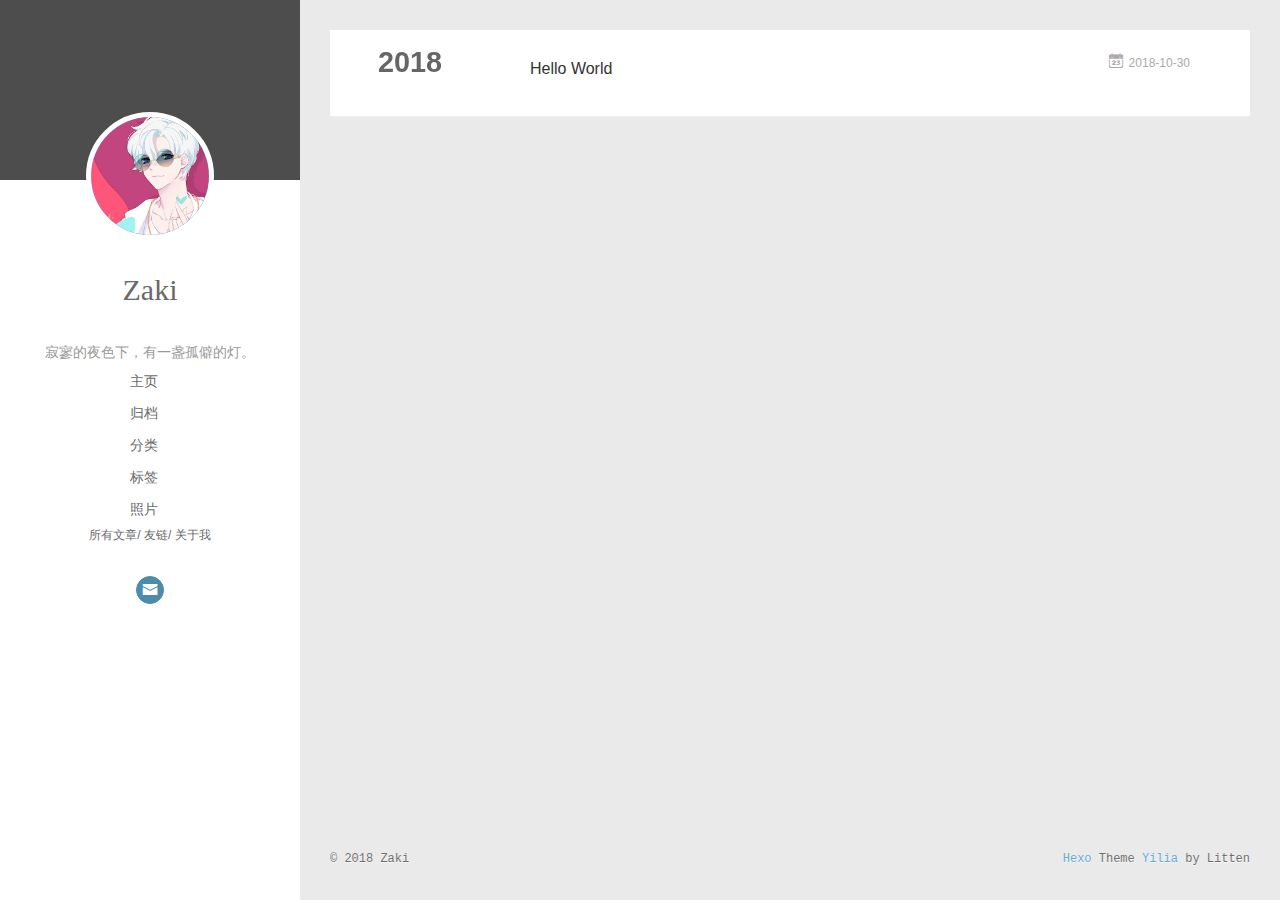
<file: archives/index.html>
<!DOCTYPE html>
<html>
<head><meta name="generator" content="Hexo 3.8.0">
  <meta charset="utf-8">
  
  <meta name="renderer" content="webkit">
  <meta http-equiv="X-UA-Compatible" content="IE=edge">
  <link rel="dns-prefetch" href="http://yoursite.com">
  <title>Archives | zaki的备忘录</title>
  <meta name="viewport" content="width=device-width, initial-scale=1, maximum-scale=1">
  <meta name="description" content="一只后端小码农，在奔向远方的途中。">
<meta name="keywords" content="后端,java,开发,程序,编程,代码,IT网站">
<meta property="og:type" content="website">
<meta property="og:title" content="zaki的备忘录">
<meta property="og:url" content="http://yoursite.com/archives/index.html">
<meta property="og:site_name" content="zaki的备忘录">
<meta property="og:description" content="一只后端小码农，在奔向远方的途中。">
<meta property="og:locale" content="default">
<meta name="twitter:card" content="summary">
<meta name="twitter:title" content="zaki的备忘录">
<meta name="twitter:description" content="一只后端小码农，在奔向远方的途中。">
  
    <link rel="alternative" href="/atom.xml" title="zaki的备忘录" type="application/atom+xml">
  
  
    <link rel="icon" href="/img/favicon.ico">
  
  <link rel="stylesheet" type="text/css" href="/./main.0cf68a.css">
  <style type="text/css">
  
    #container.show {
      background: linear-gradient(200deg,#a0cfe4,#e8c37e);
    }
  </style>
  

  

</head>
</html>
<body>
  <div id="container" q-class="show:isCtnShow">
    <canvas id="anm-canvas" class="anm-canvas"></canvas>
    <div class="left-col" q-class="show:isShow">
      
<div class="overlay" style="background: #4d4d4d"></div>
<div class="intrude-less">
	<header id="header" class="inner">
		<a href="/" class="profilepic">
			<img src="/img/tx.jpeg" class="js-avatar">
		</a>
		<hgroup>
		  <h1 class="header-author"><a href="/">Zaki</a></h1>
		</hgroup>
		
		<p class="header-subtitle">寂寥的夜色下，有一盏孤僻的灯。</p>
		

		<nav class="header-menu">
			<ul>
			
				<li><a href="/">主页</a></li>
	        
				<li><a href="/archives/index.html">归档</a></li>
	        
				<li><a href="/categories">分类</a></li>
	        
				<li><a href="/tags">标签</a></li>
	        
				<li><a href="/instagram">照片</a></li>
	        
			</ul>
		</nav>
		<nav class="header-smart-menu">
    		
    			
    			<a q-on="click: openSlider(e, 'innerArchive')" href="javascript:void(0)">所有文章</a>
    			
            
    			
    			<a q-on="click: openSlider(e, 'friends')" href="javascript:void(0)">友链</a>
    			
            
    			
    			<a q-on="click: openSlider(e, 'aboutme')" href="javascript:void(0)">关于我</a>
    			
            
		</nav>
		<nav class="header-nav">
			<div class="social">
				
					<a class="mail" target="_blank" href="mailto:ovo.idea@aliyun.com" title="mail"><i class="icon-mail"></i></a>
		        
			</div>
		</nav>
		<div style="margin-top:60px;width:85%">			
			<iframe frameborder="no" border="0" marginwidth="0" marginheight="0" width="250" height="49" src="//music.163.com/outchain/player?type=0&id=2505768467&auto=1&height=32"></iframe>
		</div>
	</header>	

</div>

    </div>
    <div class="mid-col" q-class="show:isShow,hide:isShow|isFalse">
      
<nav id="mobile-nav">
  	<div class="overlay js-overlay" style="background: #4d4d4d"></div>
	<div class="btnctn js-mobile-btnctn">
  		<div class="slider-trigger list" q-on="click: openSlider(e)"><i class="icon icon-sort"></i></div>
	</div>
	<div class="intrude-less">
		<header id="header" class="inner">
			<div class="profilepic">
				<img src="/img/tx.jpeg" class="js-avatar">
			</div>
			<hgroup>
			  <h1 class="header-author js-header-author">Zaki</h1>
			</hgroup>
			
			<p class="header-subtitle"><i class="icon icon-quo-left"></i>寂寥的夜色下，有一盏孤僻的灯。<i class="icon icon-quo-right"></i></p>
			
			
			
				
			
				
			
				
			
				
			
				
			
			
			
			<nav class="header-nav">
				<div class="social">
					
						<a class="mail" target="_blank" href="mailto:ovo.idea@aliyun.com" title="mail"><i class="icon-mail"></i></a>
			        
				</div>
			</nav>

			<nav class="header-menu js-header-menu">
				<ul style="width: 70%">
				
				
					<li style="width: 20%"><a href="/">主页</a></li>
		        
					<li style="width: 20%"><a href="/archives/index.html">归档</a></li>
		        
					<li style="width: 20%"><a href="/categories">分类</a></li>
		        
					<li style="width: 20%"><a href="/tags">标签</a></li>
		        
					<li style="width: 20%"><a href="/instagram">照片</a></li>
		        
				</ul>
			</nav>
		</header>				
	</div>
	<div class="mobile-mask" style="display:none" q-show="isShow"></div>
</nav>

      <div id="wrapper" class="body-wrap">
        <div class="menu-l">
          <div class="canvas-wrap">
            <canvas data-colors="#eaeaea" data-sectionHeight="100" data-contentId="js-content" id="myCanvas1" class="anm-canvas"></canvas>
          </div>
          <div id="js-content" class="content-ll">
            
  
  
    
    
      
      
      <section class="archives-wrap">
        <div class="archive-year-wrap">
          <a href="/archives/2018" class="archive-year">2018</a>
        </div>
        <div class="archives">
    
    <article class="archive-article archive-type-post">
  <div class="archive-article-inner">
    <header class="archive-article-header">
      	<div class="article-meta">
	      	<a href="/2018/10/30/hello-world/" class="archive-article-date">
  	<time datetime="2018-10-30T13:20:47.500Z" itemprop="datePublished"><i class="icon-calendar icon"></i>2018-10-30</time>
</a>
        </div>
    	 
  
    <h1 itemprop="name">
      <a class="archive-article-title" href="/2018/10/30/hello-world/">Hello World</a>
    </h1>
  

        <div class="article-info info-on-right">
          
          

        </div>
        <div class="clearfix"></div>
    </header>
  </div>
</article>
  
  
    </div></section>
  

    


          </div>
        </div>
      </div>
      <footer id="footer">
  <div class="outer">
    <div id="footer-info">
    	<div class="footer-left">
    		&copy; 2018 Zaki
    	</div>
      	<div class="footer-right">
      		<a href="http://hexo.io/" target="_blank">Hexo</a>  Theme <a href="https://github.com/litten/hexo-theme-yilia" target="_blank">Yilia</a> by Litten
      	</div>
    </div>
  </div>
</footer>
    </div>
    <script>
	var yiliaConfig = {
		mathjax: false,
		isHome: false,
		isPost: false,
		isArchive: true,
		isTag: false,
		isCategory: false,
		open_in_new: false,
		toc_hide_index: true,
		root: "/",
		innerArchive: true,
		showTags: false
	}
</script>

<script>!function(t){function n(e){if(r[e])return r[e].exports;var i=r[e]={exports:{},id:e,loaded:!1};return t[e].call(i.exports,i,i.exports,n),i.loaded=!0,i.exports}var r={};n.m=t,n.c=r,n.p="./",n(0)}([function(t,n,r){r(195),t.exports=r(191)},function(t,n,r){var e=r(3),i=r(52),o=r(27),u=r(28),c=r(53),f="prototype",a=function(t,n,r){var s,l,h,v,p=t&a.F,d=t&a.G,y=t&a.S,g=t&a.P,b=t&a.B,m=d?e:y?e[n]||(e[n]={}):(e[n]||{})[f],x=d?i:i[n]||(i[n]={}),w=x[f]||(x[f]={});d&&(r=n);for(s in r)l=!p&&m&&void 0!==m[s],h=(l?m:r)[s],v=b&&l?c(h,e):g&&"function"==typeof h?c(Function.call,h):h,m&&u(m,s,h,t&a.U),x[s]!=h&&o(x,s,v),g&&w[s]!=h&&(w[s]=h)};e.core=i,a.F=1,a.G=2,a.S=4,a.P=8,a.B=16,a.W=32,a.U=64,a.R=128,t.exports=a},function(t,n,r){var e=r(6);t.exports=function(t){if(!e(t))throw TypeError(t+" is not an object!");return t}},function(t,n){var r=t.exports="undefined"!=typeof window&&window.Math==Math?window:"undefined"!=typeof self&&self.Math==Math?self:Function("return this")();"number"==typeof __g&&(__g=r)},function(t,n){t.exports=function(t){try{return!!t()}catch(t){return!0}}},function(t,n){var r=t.exports="undefined"!=typeof window&&window.Math==Math?window:"undefined"!=typeof self&&self.Math==Math?self:Function("return this")();"number"==typeof __g&&(__g=r)},function(t,n){t.exports=function(t){return"object"==typeof t?null!==t:"function"==typeof t}},function(t,n,r){var e=r(126)("wks"),i=r(76),o=r(3).Symbol,u="function"==typeof o;(t.exports=function(t){return e[t]||(e[t]=u&&o[t]||(u?o:i)("Symbol."+t))}).store=e},function(t,n){var r={}.hasOwnProperty;t.exports=function(t,n){return r.call(t,n)}},function(t,n,r){var e=r(94),i=r(33);t.exports=function(t){return e(i(t))}},function(t,n,r){t.exports=!r(4)(function(){return 7!=Object.defineProperty({},"a",{get:function(){return 7}}).a})},function(t,n,r){var e=r(2),i=r(167),o=r(50),u=Object.defineProperty;n.f=r(10)?Object.defineProperty:function(t,n,r){if(e(t),n=o(n,!0),e(r),i)try{return u(t,n,r)}catch(t){}if("get"in r||"set"in r)throw TypeError("Accessors not supported!");return"value"in r&&(t[n]=r.value),t}},function(t,n,r){t.exports=!r(18)(function(){return 7!=Object.defineProperty({},"a",{get:function(){return 7}}).a})},function(t,n,r){var e=r(14),i=r(22);t.exports=r(12)?function(t,n,r){return e.f(t,n,i(1,r))}:function(t,n,r){return t[n]=r,t}},function(t,n,r){var e=r(20),i=r(58),o=r(42),u=Object.defineProperty;n.f=r(12)?Object.defineProperty:function(t,n,r){if(e(t),n=o(n,!0),e(r),i)try{return u(t,n,r)}catch(t){}if("get"in r||"set"in r)throw TypeError("Accessors not supported!");return"value"in r&&(t[n]=r.value),t}},function(t,n,r){var e=r(40)("wks"),i=r(23),o=r(5).Symbol,u="function"==typeof o;(t.exports=function(t){return e[t]||(e[t]=u&&o[t]||(u?o:i)("Symbol."+t))}).store=e},function(t,n,r){var e=r(67),i=Math.min;t.exports=function(t){return t>0?i(e(t),9007199254740991):0}},function(t,n,r){var e=r(46);t.exports=function(t){return Object(e(t))}},function(t,n){t.exports=function(t){try{return!!t()}catch(t){return!0}}},function(t,n,r){var e=r(63),i=r(34);t.exports=Object.keys||function(t){return e(t,i)}},function(t,n,r){var e=r(21);t.exports=function(t){if(!e(t))throw TypeError(t+" is not an object!");return t}},function(t,n){t.exports=function(t){return"object"==typeof t?null!==t:"function"==typeof t}},function(t,n){t.exports=function(t,n){return{enumerable:!(1&t),configurable:!(2&t),writable:!(4&t),value:n}}},function(t,n){var r=0,e=Math.random();t.exports=function(t){return"Symbol(".concat(void 0===t?"":t,")_",(++r+e).toString(36))}},function(t,n){var r={}.hasOwnProperty;t.exports=function(t,n){return r.call(t,n)}},function(t,n){var r=t.exports={version:"2.4.0"};"number"==typeof __e&&(__e=r)},function(t,n){t.exports=function(t){if("function"!=typeof t)throw TypeError(t+" is not a function!");return t}},function(t,n,r){var e=r(11),i=r(66);t.exports=r(10)?function(t,n,r){return e.f(t,n,i(1,r))}:function(t,n,r){return t[n]=r,t}},function(t,n,r){var e=r(3),i=r(27),o=r(24),u=r(76)("src"),c="toString",f=Function[c],a=(""+f).split(c);r(52).inspectSource=function(t){return f.call(t)},(t.exports=function(t,n,r,c){var f="function"==typeof r;f&&(o(r,"name")||i(r,"name",n)),t[n]!==r&&(f&&(o(r,u)||i(r,u,t[n]?""+t[n]:a.join(String(n)))),t===e?t[n]=r:c?t[n]?t[n]=r:i(t,n,r):(delete t[n],i(t,n,r)))})(Function.prototype,c,function(){return"function"==typeof this&&this[u]||f.call(this)})},function(t,n,r){var e=r(1),i=r(4),o=r(46),u=function(t,n,r,e){var i=String(o(t)),u="<"+n;return""!==r&&(u+=" "+r+'="'+String(e).replace(/"/g,"&quot;")+'"'),u+">"+i+"</"+n+">"};t.exports=function(t,n){var r={};r[t]=n(u),e(e.P+e.F*i(function(){var n=""[t]('"');return n!==n.toLowerCase()||n.split('"').length>3}),"String",r)}},function(t,n,r){var e=r(115),i=r(46);t.exports=function(t){return e(i(t))}},function(t,n,r){var e=r(116),i=r(66),o=r(30),u=r(50),c=r(24),f=r(167),a=Object.getOwnPropertyDescriptor;n.f=r(10)?a:function(t,n){if(t=o(t),n=u(n,!0),f)try{return a(t,n)}catch(t){}if(c(t,n))return i(!e.f.call(t,n),t[n])}},function(t,n,r){var e=r(24),i=r(17),o=r(145)("IE_PROTO"),u=Object.prototype;t.exports=Object.getPrototypeOf||function(t){return t=i(t),e(t,o)?t[o]:"function"==typeof t.constructor&&t instanceof t.constructor?t.constructor.prototype:t instanceof Object?u:null}},function(t,n){t.exports=function(t){if(void 0==t)throw TypeError("Can't call method on  "+t);return t}},function(t,n){t.exports="constructor,hasOwnProperty,isPrototypeOf,propertyIsEnumerable,toLocaleString,toString,valueOf".split(",")},function(t,n){t.exports={}},function(t,n){t.exports=!0},function(t,n){n.f={}.propertyIsEnumerable},function(t,n,r){var e=r(14).f,i=r(8),o=r(15)("toStringTag");t.exports=function(t,n,r){t&&!i(t=r?t:t.prototype,o)&&e(t,o,{configurable:!0,value:n})}},function(t,n,r){var e=r(40)("keys"),i=r(23);t.exports=function(t){return e[t]||(e[t]=i(t))}},function(t,n,r){var e=r(5),i="__core-js_shared__",o=e[i]||(e[i]={});t.exports=function(t){return o[t]||(o[t]={})}},function(t,n){var r=Math.ceil,e=Math.floor;t.exports=function(t){return isNaN(t=+t)?0:(t>0?e:r)(t)}},function(t,n,r){var e=r(21);t.exports=function(t,n){if(!e(t))return t;var r,i;if(n&&"function"==typeof(r=t.toString)&&!e(i=r.call(t)))return i;if("function"==typeof(r=t.valueOf)&&!e(i=r.call(t)))return i;if(!n&&"function"==typeof(r=t.toString)&&!e(i=r.call(t)))return i;throw TypeError("Can't convert object to primitive value")}},function(t,n,r){var e=r(5),i=r(25),o=r(36),u=r(44),c=r(14).f;t.exports=function(t){var n=i.Symbol||(i.Symbol=o?{}:e.Symbol||{});"_"==t.charAt(0)||t in n||c(n,t,{value:u.f(t)})}},function(t,n,r){n.f=r(15)},function(t,n){var r={}.toString;t.exports=function(t){return r.call(t).slice(8,-1)}},function(t,n){t.exports=function(t){if(void 0==t)throw TypeError("Can't call method on  "+t);return t}},function(t,n,r){var e=r(4);t.exports=function(t,n){return!!t&&e(function(){n?t.call(null,function(){},1):t.call(null)})}},function(t,n,r){var e=r(53),i=r(115),o=r(17),u=r(16),c=r(203);t.exports=function(t,n){var r=1==t,f=2==t,a=3==t,s=4==t,l=6==t,h=5==t||l,v=n||c;return function(n,c,p){for(var d,y,g=o(n),b=i(g),m=e(c,p,3),x=u(b.length),w=0,S=r?v(n,x):f?v(n,0):void 0;x>w;w++)if((h||w in b)&&(d=b[w],y=m(d,w,g),t))if(r)S[w]=y;else if(y)switch(t){case 3:return!0;case 5:return d;case 6:return w;case 2:S.push(d)}else if(s)return!1;return l?-1:a||s?s:S}}},function(t,n,r){var e=r(1),i=r(52),o=r(4);t.exports=function(t,n){var r=(i.Object||{})[t]||Object[t],u={};u[t]=n(r),e(e.S+e.F*o(function(){r(1)}),"Object",u)}},function(t,n,r){var e=r(6);t.exports=function(t,n){if(!e(t))return t;var r,i;if(n&&"function"==typeof(r=t.toString)&&!e(i=r.call(t)))return i;if("function"==typeof(r=t.valueOf)&&!e(i=r.call(t)))return i;if(!n&&"function"==typeof(r=t.toString)&&!e(i=r.call(t)))return i;throw TypeError("Can't convert object to primitive value")}},function(t,n,r){var e=r(5),i=r(25),o=r(91),u=r(13),c="prototype",f=function(t,n,r){var a,s,l,h=t&f.F,v=t&f.G,p=t&f.S,d=t&f.P,y=t&f.B,g=t&f.W,b=v?i:i[n]||(i[n]={}),m=b[c],x=v?e:p?e[n]:(e[n]||{})[c];v&&(r=n);for(a in r)(s=!h&&x&&void 0!==x[a])&&a in b||(l=s?x[a]:r[a],b[a]=v&&"function"!=typeof x[a]?r[a]:y&&s?o(l,e):g&&x[a]==l?function(t){var n=function(n,r,e){if(this instanceof t){switch(arguments.length){case 0:return new t;case 1:return new t(n);case 2:return new t(n,r)}return new t(n,r,e)}return t.apply(this,arguments)};return n[c]=t[c],n}(l):d&&"function"==typeof l?o(Function.call,l):l,d&&((b.virtual||(b.virtual={}))[a]=l,t&f.R&&m&&!m[a]&&u(m,a,l)))};f.F=1,f.G=2,f.S=4,f.P=8,f.B=16,f.W=32,f.U=64,f.R=128,t.exports=f},function(t,n){var r=t.exports={version:"2.4.0"};"number"==typeof __e&&(__e=r)},function(t,n,r){var e=r(26);t.exports=function(t,n,r){if(e(t),void 0===n)return t;switch(r){case 1:return function(r){return t.call(n,r)};case 2:return function(r,e){return t.call(n,r,e)};case 3:return function(r,e,i){return t.call(n,r,e,i)}}return function(){return t.apply(n,arguments)}}},function(t,n,r){var e=r(183),i=r(1),o=r(126)("metadata"),u=o.store||(o.store=new(r(186))),c=function(t,n,r){var i=u.get(t);if(!i){if(!r)return;u.set(t,i=new e)}var o=i.get(n);if(!o){if(!r)return;i.set(n,o=new e)}return o},f=function(t,n,r){var e=c(n,r,!1);return void 0!==e&&e.has(t)},a=function(t,n,r){var e=c(n,r,!1);return void 0===e?void 0:e.get(t)},s=function(t,n,r,e){c(r,e,!0).set(t,n)},l=function(t,n){var r=c(t,n,!1),e=[];return r&&r.forEach(function(t,n){e.push(n)}),e},h=function(t){return void 0===t||"symbol"==typeof t?t:String(t)},v=function(t){i(i.S,"Reflect",t)};t.exports={store:u,map:c,has:f,get:a,set:s,keys:l,key:h,exp:v}},function(t,n,r){"use strict";if(r(10)){var e=r(69),i=r(3),o=r(4),u=r(1),c=r(127),f=r(152),a=r(53),s=r(68),l=r(66),h=r(27),v=r(73),p=r(67),d=r(16),y=r(75),g=r(50),b=r(24),m=r(180),x=r(114),w=r(6),S=r(17),_=r(137),O=r(70),E=r(32),P=r(71).f,j=r(154),F=r(76),M=r(7),A=r(48),N=r(117),T=r(146),I=r(155),k=r(80),L=r(123),R=r(74),C=r(130),D=r(160),U=r(11),W=r(31),G=U.f,B=W.f,V=i.RangeError,z=i.TypeError,q=i.Uint8Array,K="ArrayBuffer",J="Shared"+K,Y="BYTES_PER_ELEMENT",H="prototype",$=Array[H],X=f.ArrayBuffer,Q=f.DataView,Z=A(0),tt=A(2),nt=A(3),rt=A(4),et=A(5),it=A(6),ot=N(!0),ut=N(!1),ct=I.values,ft=I.keys,at=I.entries,st=$.lastIndexOf,lt=$.reduce,ht=$.reduceRight,vt=$.join,pt=$.sort,dt=$.slice,yt=$.toString,gt=$.toLocaleString,bt=M("iterator"),mt=M("toStringTag"),xt=F("typed_constructor"),wt=F("def_constructor"),St=c.CONSTR,_t=c.TYPED,Ot=c.VIEW,Et="Wrong length!",Pt=A(1,function(t,n){return Tt(T(t,t[wt]),n)}),jt=o(function(){return 1===new q(new Uint16Array([1]).buffer)[0]}),Ft=!!q&&!!q[H].set&&o(function(){new q(1).set({})}),Mt=function(t,n){if(void 0===t)throw z(Et);var r=+t,e=d(t);if(n&&!m(r,e))throw V(Et);return e},At=function(t,n){var r=p(t);if(r<0||r%n)throw V("Wrong offset!");return r},Nt=function(t){if(w(t)&&_t in t)return t;throw z(t+" is not a typed array!")},Tt=function(t,n){if(!(w(t)&&xt in t))throw z("It is not a typed array constructor!");return new t(n)},It=function(t,n){return kt(T(t,t[wt]),n)},kt=function(t,n){for(var r=0,e=n.length,i=Tt(t,e);e>r;)i[r]=n[r++];return i},Lt=function(t,n,r){G(t,n,{get:function(){return this._d[r]}})},Rt=function(t){var n,r,e,i,o,u,c=S(t),f=arguments.length,s=f>1?arguments[1]:void 0,l=void 0!==s,h=j(c);if(void 0!=h&&!_(h)){for(u=h.call(c),e=[],n=0;!(o=u.next()).done;n++)e.push(o.value);c=e}for(l&&f>2&&(s=a(s,arguments[2],2)),n=0,r=d(c.length),i=Tt(this,r);r>n;n++)i[n]=l?s(c[n],n):c[n];return i},Ct=function(){for(var t=0,n=arguments.length,r=Tt(this,n);n>t;)r[t]=arguments[t++];return r},Dt=!!q&&o(function(){gt.call(new q(1))}),Ut=function(){return gt.apply(Dt?dt.call(Nt(this)):Nt(this),arguments)},Wt={copyWithin:function(t,n){return D.call(Nt(this),t,n,arguments.length>2?arguments[2]:void 0)},every:function(t){return rt(Nt(this),t,arguments.length>1?arguments[1]:void 0)},fill:function(t){return C.apply(Nt(this),arguments)},filter:function(t){return It(this,tt(Nt(this),t,arguments.length>1?arguments[1]:void 0))},find:function(t){return et(Nt(this),t,arguments.length>1?arguments[1]:void 0)},findIndex:function(t){return it(Nt(this),t,arguments.length>1?arguments[1]:void 0)},forEach:function(t){Z(Nt(this),t,arguments.length>1?arguments[1]:void 0)},indexOf:function(t){return ut(Nt(this),t,arguments.length>1?arguments[1]:void 0)},includes:function(t){return ot(Nt(this),t,arguments.length>1?arguments[1]:void 0)},join:function(t){return vt.apply(Nt(this),arguments)},lastIndexOf:function(t){return st.apply(Nt(this),arguments)},map:function(t){return Pt(Nt(this),t,arguments.length>1?arguments[1]:void 0)},reduce:function(t){return lt.apply(Nt(this),arguments)},reduceRight:function(t){return ht.apply(Nt(this),arguments)},reverse:function(){for(var t,n=this,r=Nt(n).length,e=Math.floor(r/2),i=0;i<e;)t=n[i],n[i++]=n[--r],n[r]=t;return n},some:function(t){return nt(Nt(this),t,arguments.length>1?arguments[1]:void 0)},sort:function(t){return pt.call(Nt(this),t)},subarray:function(t,n){var r=Nt(this),e=r.length,i=y(t,e);return new(T(r,r[wt]))(r.buffer,r.byteOffset+i*r.BYTES_PER_ELEMENT,d((void 0===n?e:y(n,e))-i))}},Gt=function(t,n){return It(this,dt.call(Nt(this),t,n))},Bt=function(t){Nt(this);var n=At(arguments[1],1),r=this.length,e=S(t),i=d(e.length),o=0;if(i+n>r)throw V(Et);for(;o<i;)this[n+o]=e[o++]},Vt={entries:function(){return at.call(Nt(this))},keys:function(){return ft.call(Nt(this))},values:function(){return ct.call(Nt(this))}},zt=function(t,n){return w(t)&&t[_t]&&"symbol"!=typeof n&&n in t&&String(+n)==String(n)},qt=function(t,n){return zt(t,n=g(n,!0))?l(2,t[n]):B(t,n)},Kt=function(t,n,r){return!(zt(t,n=g(n,!0))&&w(r)&&b(r,"value"))||b(r,"get")||b(r,"set")||r.configurable||b(r,"writable")&&!r.writable||b(r,"enumerable")&&!r.enumerable?G(t,n,r):(t[n]=r.value,t)};St||(W.f=qt,U.f=Kt),u(u.S+u.F*!St,"Object",{getOwnPropertyDescriptor:qt,defineProperty:Kt}),o(function(){yt.call({})})&&(yt=gt=function(){return vt.call(this)});var Jt=v({},Wt);v(Jt,Vt),h(Jt,bt,Vt.values),v(Jt,{slice:Gt,set:Bt,constructor:function(){},toString:yt,toLocaleString:Ut}),Lt(Jt,"buffer","b"),Lt(Jt,"byteOffset","o"),Lt(Jt,"byteLength","l"),Lt(Jt,"length","e"),G(Jt,mt,{get:function(){return this[_t]}}),t.exports=function(t,n,r,f){f=!!f;var a=t+(f?"Clamped":"")+"Array",l="Uint8Array"!=a,v="get"+t,p="set"+t,y=i[a],g=y||{},b=y&&E(y),m=!y||!c.ABV,S={},_=y&&y[H],j=function(t,r){var e=t._d;return e.v[v](r*n+e.o,jt)},F=function(t,r,e){var i=t._d;f&&(e=(e=Math.round(e))<0?0:e>255?255:255&e),i.v[p](r*n+i.o,e,jt)},M=function(t,n){G(t,n,{get:function(){return j(this,n)},set:function(t){return F(this,n,t)},enumerable:!0})};m?(y=r(function(t,r,e,i){s(t,y,a,"_d");var o,u,c,f,l=0,v=0;if(w(r)){if(!(r instanceof X||(f=x(r))==K||f==J))return _t in r?kt(y,r):Rt.call(y,r);o=r,v=At(e,n);var p=r.byteLength;if(void 0===i){if(p%n)throw V(Et);if((u=p-v)<0)throw V(Et)}else if((u=d(i)*n)+v>p)throw V(Et);c=u/n}else c=Mt(r,!0),u=c*n,o=new X(u);for(h(t,"_d",{b:o,o:v,l:u,e:c,v:new Q(o)});l<c;)M(t,l++)}),_=y[H]=O(Jt),h(_,"constructor",y)):L(function(t){new y(null),new y(t)},!0)||(y=r(function(t,r,e,i){s(t,y,a);var o;return w(r)?r instanceof X||(o=x(r))==K||o==J?void 0!==i?new g(r,At(e,n),i):void 0!==e?new g(r,At(e,n)):new g(r):_t in r?kt(y,r):Rt.call(y,r):new g(Mt(r,l))}),Z(b!==Function.prototype?P(g).concat(P(b)):P(g),function(t){t in y||h(y,t,g[t])}),y[H]=_,e||(_.constructor=y));var A=_[bt],N=!!A&&("values"==A.name||void 0==A.name),T=Vt.values;h(y,xt,!0),h(_,_t,a),h(_,Ot,!0),h(_,wt,y),(f?new y(1)[mt]==a:mt in _)||G(_,mt,{get:function(){return a}}),S[a]=y,u(u.G+u.W+u.F*(y!=g),S),u(u.S,a,{BYTES_PER_ELEMENT:n,from:Rt,of:Ct}),Y in _||h(_,Y,n),u(u.P,a,Wt),R(a),u(u.P+u.F*Ft,a,{set:Bt}),u(u.P+u.F*!N,a,Vt),u(u.P+u.F*(_.toString!=yt),a,{toString:yt}),u(u.P+u.F*o(function(){new y(1).slice()}),a,{slice:Gt}),u(u.P+u.F*(o(function(){return[1,2].toLocaleString()!=new y([1,2]).toLocaleString()})||!o(function(){_.toLocaleString.call([1,2])})),a,{toLocaleString:Ut}),k[a]=N?A:T,e||N||h(_,bt,T)}}else t.exports=function(){}},function(t,n){var r={}.toString;t.exports=function(t){return r.call(t).slice(8,-1)}},function(t,n,r){var e=r(21),i=r(5).document,o=e(i)&&e(i.createElement);t.exports=function(t){return o?i.createElement(t):{}}},function(t,n,r){t.exports=!r(12)&&!r(18)(function(){return 7!=Object.defineProperty(r(57)("div"),"a",{get:function(){return 7}}).a})},function(t,n,r){"use strict";var e=r(36),i=r(51),o=r(64),u=r(13),c=r(8),f=r(35),a=r(96),s=r(38),l=r(103),h=r(15)("iterator"),v=!([].keys&&"next"in[].keys()),p="keys",d="values",y=function(){return this};t.exports=function(t,n,r,g,b,m,x){a(r,n,g);var w,S,_,O=function(t){if(!v&&t in F)return F[t];switch(t){case p:case d:return function(){return new r(this,t)}}return function(){return new r(this,t)}},E=n+" Iterator",P=b==d,j=!1,F=t.prototype,M=F[h]||F["@@iterator"]||b&&F[b],A=M||O(b),N=b?P?O("entries"):A:void 0,T="Array"==n?F.entries||M:M;if(T&&(_=l(T.call(new t)))!==Object.prototype&&(s(_,E,!0),e||c(_,h)||u(_,h,y)),P&&M&&M.name!==d&&(j=!0,A=function(){return M.call(this)}),e&&!x||!v&&!j&&F[h]||u(F,h,A),f[n]=A,f[E]=y,b)if(w={values:P?A:O(d),keys:m?A:O(p),entries:N},x)for(S in w)S in F||o(F,S,w[S]);else i(i.P+i.F*(v||j),n,w);return w}},function(t,n,r){var e=r(20),i=r(100),o=r(34),u=r(39)("IE_PROTO"),c=function(){},f="prototype",a=function(){var t,n=r(57)("iframe"),e=o.length;for(n.style.display="none",r(93).appendChild(n),n.src="javascript:",t=n.contentWindow.document,t.open(),t.write("<script>document.F=Object<\/script>"),t.close(),a=t.F;e--;)delete a[f][o[e]];return a()};t.exports=Object.create||function(t,n){var r;return null!==t?(c[f]=e(t),r=new c,c[f]=null,r[u]=t):r=a(),void 0===n?r:i(r,n)}},function(t,n,r){var e=r(63),i=r(34).concat("length","prototype");n.f=Object.getOwnPropertyNames||function(t){return e(t,i)}},function(t,n){n.f=Object.getOwnPropertySymbols},function(t,n,r){var e=r(8),i=r(9),o=r(90)(!1),u=r(39)("IE_PROTO");t.exports=function(t,n){var r,c=i(t),f=0,a=[];for(r in c)r!=u&&e(c,r)&&a.push(r);for(;n.length>f;)e(c,r=n[f++])&&(~o(a,r)||a.push(r));return a}},function(t,n,r){t.exports=r(13)},function(t,n,r){var e=r(76)("meta"),i=r(6),o=r(24),u=r(11).f,c=0,f=Object.isExtensible||function(){return!0},a=!r(4)(function(){return f(Object.preventExtensions({}))}),s=function(t){u(t,e,{value:{i:"O"+ ++c,w:{}}})},l=function(t,n){if(!i(t))return"symbol"==typeof t?t:("string"==typeof t?"S":"P")+t;if(!o(t,e)){if(!f(t))return"F";if(!n)return"E";s(t)}return t[e].i},h=function(t,n){if(!o(t,e)){if(!f(t))return!0;if(!n)return!1;s(t)}return t[e].w},v=function(t){return a&&p.NEED&&f(t)&&!o(t,e)&&s(t),t},p=t.exports={KEY:e,NEED:!1,fastKey:l,getWeak:h,onFreeze:v}},function(t,n){t.exports=function(t,n){return{enumerable:!(1&t),configurable:!(2&t),writable:!(4&t),value:n}}},function(t,n){var r=Math.ceil,e=Math.floor;t.exports=function(t){return isNaN(t=+t)?0:(t>0?e:r)(t)}},function(t,n){t.exports=function(t,n,r,e){if(!(t instanceof n)||void 0!==e&&e in t)throw TypeError(r+": incorrect invocation!");return t}},function(t,n){t.exports=!1},function(t,n,r){var e=r(2),i=r(173),o=r(133),u=r(145)("IE_PROTO"),c=function(){},f="prototype",a=function(){var t,n=r(132)("iframe"),e=o.length;for(n.style.display="none",r(135).appendChild(n),n.src="javascript:",t=n.contentWindow.document,t.open(),t.write("<script>document.F=Object<\/script>"),t.close(),a=t.F;e--;)delete a[f][o[e]];return a()};t.exports=Object.create||function(t,n){var r;return null!==t?(c[f]=e(t),r=new c,c[f]=null,r[u]=t):r=a(),void 0===n?r:i(r,n)}},function(t,n,r){var e=r(175),i=r(133).concat("length","prototype");n.f=Object.getOwnPropertyNames||function(t){return e(t,i)}},function(t,n,r){var e=r(175),i=r(133);t.exports=Object.keys||function(t){return e(t,i)}},function(t,n,r){var e=r(28);t.exports=function(t,n,r){for(var i in n)e(t,i,n[i],r);return t}},function(t,n,r){"use strict";var e=r(3),i=r(11),o=r(10),u=r(7)("species");t.exports=function(t){var n=e[t];o&&n&&!n[u]&&i.f(n,u,{configurable:!0,get:function(){return this}})}},function(t,n,r){var e=r(67),i=Math.max,o=Math.min;t.exports=function(t,n){return t=e(t),t<0?i(t+n,0):o(t,n)}},function(t,n){var r=0,e=Math.random();t.exports=function(t){return"Symbol(".concat(void 0===t?"":t,")_",(++r+e).toString(36))}},function(t,n,r){var e=r(33);t.exports=function(t){return Object(e(t))}},function(t,n,r){var e=r(7)("unscopables"),i=Array.prototype;void 0==i[e]&&r(27)(i,e,{}),t.exports=function(t){i[e][t]=!0}},function(t,n,r){var e=r(53),i=r(169),o=r(137),u=r(2),c=r(16),f=r(154),a={},s={},n=t.exports=function(t,n,r,l,h){var v,p,d,y,g=h?function(){return t}:f(t),b=e(r,l,n?2:1),m=0;if("function"!=typeof g)throw TypeError(t+" is not iterable!");if(o(g)){for(v=c(t.length);v>m;m++)if((y=n?b(u(p=t[m])[0],p[1]):b(t[m]))===a||y===s)return y}else for(d=g.call(t);!(p=d.next()).done;)if((y=i(d,b,p.value,n))===a||y===s)return y};n.BREAK=a,n.RETURN=s},function(t,n){t.exports={}},function(t,n,r){var e=r(11).f,i=r(24),o=r(7)("toStringTag");t.exports=function(t,n,r){t&&!i(t=r?t:t.prototype,o)&&e(t,o,{configurable:!0,value:n})}},function(t,n,r){var e=r(1),i=r(46),o=r(4),u=r(150),c="["+u+"]",f="​",a=RegExp("^"+c+c+"*"),s=RegExp(c+c+"*$"),l=function(t,n,r){var i={},c=o(function(){return!!u[t]()||f[t]()!=f}),a=i[t]=c?n(h):u[t];r&&(i[r]=a),e(e.P+e.F*c,"String",i)},h=l.trim=function(t,n){return t=String(i(t)),1&n&&(t=t.replace(a,"")),2&n&&(t=t.replace(s,"")),t};t.exports=l},function(t,n,r){t.exports={default:r(86),__esModule:!0}},function(t,n,r){t.exports={default:r(87),__esModule:!0}},function(t,n,r){"use strict";function e(t){return t&&t.__esModule?t:{default:t}}n.__esModule=!0;var i=r(84),o=e(i),u=r(83),c=e(u),f="function"==typeof c.default&&"symbol"==typeof o.default?function(t){return typeof t}:function(t){return t&&"function"==typeof c.default&&t.constructor===c.default&&t!==c.default.prototype?"symbol":typeof t};n.default="function"==typeof c.default&&"symbol"===f(o.default)?function(t){return void 0===t?"undefined":f(t)}:function(t){return t&&"function"==typeof c.default&&t.constructor===c.default&&t!==c.default.prototype?"symbol":void 0===t?"undefined":f(t)}},function(t,n,r){r(110),r(108),r(111),r(112),t.exports=r(25).Symbol},function(t,n,r){r(109),r(113),t.exports=r(44).f("iterator")},function(t,n){t.exports=function(t){if("function"!=typeof t)throw TypeError(t+" is not a function!");return t}},function(t,n){t.exports=function(){}},function(t,n,r){var e=r(9),i=r(106),o=r(105);t.exports=function(t){return function(n,r,u){var c,f=e(n),a=i(f.length),s=o(u,a);if(t&&r!=r){for(;a>s;)if((c=f[s++])!=c)return!0}else for(;a>s;s++)if((t||s in f)&&f[s]===r)return t||s||0;return!t&&-1}}},function(t,n,r){var e=r(88);t.exports=function(t,n,r){if(e(t),void 0===n)return t;switch(r){case 1:return function(r){return t.call(n,r)};case 2:return function(r,e){return t.call(n,r,e)};case 3:return function(r,e,i){return t.call(n,r,e,i)}}return function(){return t.apply(n,arguments)}}},function(t,n,r){var e=r(19),i=r(62),o=r(37);t.exports=function(t){var n=e(t),r=i.f;if(r)for(var u,c=r(t),f=o.f,a=0;c.length>a;)f.call(t,u=c[a++])&&n.push(u);return n}},function(t,n,r){t.exports=r(5).document&&document.documentElement},function(t,n,r){var e=r(56);t.exports=Object("z").propertyIsEnumerable(0)?Object:function(t){return"String"==e(t)?t.split(""):Object(t)}},function(t,n,r){var e=r(56);t.exports=Array.isArray||function(t){return"Array"==e(t)}},function(t,n,r){"use strict";var e=r(60),i=r(22),o=r(38),u={};r(13)(u,r(15)("iterator"),function(){return this}),t.exports=function(t,n,r){t.prototype=e(u,{next:i(1,r)}),o(t,n+" Iterator")}},function(t,n){t.exports=function(t,n){return{value:n,done:!!t}}},function(t,n,r){var e=r(19),i=r(9);t.exports=function(t,n){for(var r,o=i(t),u=e(o),c=u.length,f=0;c>f;)if(o[r=u[f++]]===n)return r}},function(t,n,r){var e=r(23)("meta"),i=r(21),o=r(8),u=r(14).f,c=0,f=Object.isExtensible||function(){return!0},a=!r(18)(function(){return f(Object.preventExtensions({}))}),s=function(t){u(t,e,{value:{i:"O"+ ++c,w:{}}})},l=function(t,n){if(!i(t))return"symbol"==typeof t?t:("string"==typeof t?"S":"P")+t;if(!o(t,e)){if(!f(t))return"F";if(!n)return"E";s(t)}return t[e].i},h=function(t,n){if(!o(t,e)){if(!f(t))return!0;if(!n)return!1;s(t)}return t[e].w},v=function(t){return a&&p.NEED&&f(t)&&!o(t,e)&&s(t),t},p=t.exports={KEY:e,NEED:!1,fastKey:l,getWeak:h,onFreeze:v}},function(t,n,r){var e=r(14),i=r(20),o=r(19);t.exports=r(12)?Object.defineProperties:function(t,n){i(t);for(var r,u=o(n),c=u.length,f=0;c>f;)e.f(t,r=u[f++],n[r]);return t}},function(t,n,r){var e=r(37),i=r(22),o=r(9),u=r(42),c=r(8),f=r(58),a=Object.getOwnPropertyDescriptor;n.f=r(12)?a:function(t,n){if(t=o(t),n=u(n,!0),f)try{return a(t,n)}catch(t){}if(c(t,n))return i(!e.f.call(t,n),t[n])}},function(t,n,r){var e=r(9),i=r(61).f,o={}.toString,u="object"==typeof window&&window&&Object.getOwnPropertyNames?Object.getOwnPropertyNames(window):[],c=function(t){try{return i(t)}catch(t){return u.slice()}};t.exports.f=function(t){return u&&"[object Window]"==o.call(t)?c(t):i(e(t))}},function(t,n,r){var e=r(8),i=r(77),o=r(39)("IE_PROTO"),u=Object.prototype;t.exports=Object.getPrototypeOf||function(t){return t=i(t),e(t,o)?t[o]:"function"==typeof t.constructor&&t instanceof t.constructor?t.constructor.prototype:t instanceof Object?u:null}},function(t,n,r){var e=r(41),i=r(33);t.exports=function(t){return function(n,r){var o,u,c=String(i(n)),f=e(r),a=c.length;return f<0||f>=a?t?"":void 0:(o=c.charCodeAt(f),o<55296||o>56319||f+1===a||(u=c.charCodeAt(f+1))<56320||u>57343?t?c.charAt(f):o:t?c.slice(f,f+2):u-56320+(o-55296<<10)+65536)}}},function(t,n,r){var e=r(41),i=Math.max,o=Math.min;t.exports=function(t,n){return t=e(t),t<0?i(t+n,0):o(t,n)}},function(t,n,r){var e=r(41),i=Math.min;t.exports=function(t){return t>0?i(e(t),9007199254740991):0}},function(t,n,r){"use strict";var e=r(89),i=r(97),o=r(35),u=r(9);t.exports=r(59)(Array,"Array",function(t,n){this._t=u(t),this._i=0,this._k=n},function(){var t=this._t,n=this._k,r=this._i++;return!t||r>=t.length?(this._t=void 0,i(1)):"keys"==n?i(0,r):"values"==n?i(0,t[r]):i(0,[r,t[r]])},"values"),o.Arguments=o.Array,e("keys"),e("values"),e("entries")},function(t,n){},function(t,n,r){"use strict";var e=r(104)(!0);r(59)(String,"String",function(t){this._t=String(t),this._i=0},function(){var t,n=this._t,r=this._i;return r>=n.length?{value:void 0,done:!0}:(t=e(n,r),this._i+=t.length,{value:t,done:!1})})},function(t,n,r){"use strict";var e=r(5),i=r(8),o=r(12),u=r(51),c=r(64),f=r(99).KEY,a=r(18),s=r(40),l=r(38),h=r(23),v=r(15),p=r(44),d=r(43),y=r(98),g=r(92),b=r(95),m=r(20),x=r(9),w=r(42),S=r(22),_=r(60),O=r(102),E=r(101),P=r(14),j=r(19),F=E.f,M=P.f,A=O.f,N=e.Symbol,T=e.JSON,I=T&&T.stringify,k="prototype",L=v("_hidden"),R=v("toPrimitive"),C={}.propertyIsEnumerable,D=s("symbol-registry"),U=s("symbols"),W=s("op-symbols"),G=Object[k],B="function"==typeof N,V=e.QObject,z=!V||!V[k]||!V[k].findChild,q=o&&a(function(){return 7!=_(M({},"a",{get:function(){return M(this,"a",{value:7}).a}})).a})?function(t,n,r){var e=F(G,n);e&&delete G[n],M(t,n,r),e&&t!==G&&M(G,n,e)}:M,K=function(t){var n=U[t]=_(N[k]);return n._k=t,n},J=B&&"symbol"==typeof N.iterator?function(t){return"symbol"==typeof t}:function(t){return t instanceof N},Y=function(t,n,r){return t===G&&Y(W,n,r),m(t),n=w(n,!0),m(r),i(U,n)?(r.enumerable?(i(t,L)&&t[L][n]&&(t[L][n]=!1),r=_(r,{enumerable:S(0,!1)})):(i(t,L)||M(t,L,S(1,{})),t[L][n]=!0),q(t,n,r)):M(t,n,r)},H=function(t,n){m(t);for(var r,e=g(n=x(n)),i=0,o=e.length;o>i;)Y(t,r=e[i++],n[r]);return t},$=function(t,n){return void 0===n?_(t):H(_(t),n)},X=function(t){var n=C.call(this,t=w(t,!0));return!(this===G&&i(U,t)&&!i(W,t))&&(!(n||!i(this,t)||!i(U,t)||i(this,L)&&this[L][t])||n)},Q=function(t,n){if(t=x(t),n=w(n,!0),t!==G||!i(U,n)||i(W,n)){var r=F(t,n);return!r||!i(U,n)||i(t,L)&&t[L][n]||(r.enumerable=!0),r}},Z=function(t){for(var n,r=A(x(t)),e=[],o=0;r.length>o;)i(U,n=r[o++])||n==L||n==f||e.push(n);return e},tt=function(t){for(var n,r=t===G,e=A(r?W:x(t)),o=[],u=0;e.length>u;)!i(U,n=e[u++])||r&&!i(G,n)||o.push(U[n]);return o};B||(N=function(){if(this instanceof N)throw TypeError("Symbol is not a constructor!");var t=h(arguments.length>0?arguments[0]:void 0),n=function(r){this===G&&n.call(W,r),i(this,L)&&i(this[L],t)&&(this[L][t]=!1),q(this,t,S(1,r))};return o&&z&&q(G,t,{configurable:!0,set:n}),K(t)},c(N[k],"toString",function(){return this._k}),E.f=Q,P.f=Y,r(61).f=O.f=Z,r(37).f=X,r(62).f=tt,o&&!r(36)&&c(G,"propertyIsEnumerable",X,!0),p.f=function(t){return K(v(t))}),u(u.G+u.W+u.F*!B,{Symbol:N});for(var nt="hasInstance,isConcatSpreadable,iterator,match,replace,search,species,split,toPrimitive,toStringTag,unscopables".split(","),rt=0;nt.length>rt;)v(nt[rt++]);for(var nt=j(v.store),rt=0;nt.length>rt;)d(nt[rt++]);u(u.S+u.F*!B,"Symbol",{for:function(t){return i(D,t+="")?D[t]:D[t]=N(t)},keyFor:function(t){if(J(t))return y(D,t);throw TypeError(t+" is not a symbol!")},useSetter:function(){z=!0},useSimple:function(){z=!1}}),u(u.S+u.F*!B,"Object",{create:$,defineProperty:Y,defineProperties:H,getOwnPropertyDescriptor:Q,getOwnPropertyNames:Z,getOwnPropertySymbols:tt}),T&&u(u.S+u.F*(!B||a(function(){var t=N();return"[null]"!=I([t])||"{}"!=I({a:t})||"{}"!=I(Object(t))})),"JSON",{stringify:function(t){if(void 0!==t&&!J(t)){for(var n,r,e=[t],i=1;arguments.length>i;)e.push(arguments[i++]);return n=e[1],"function"==typeof n&&(r=n),!r&&b(n)||(n=function(t,n){if(r&&(n=r.call(this,t,n)),!J(n))return n}),e[1]=n,I.apply(T,e)}}}),N[k][R]||r(13)(N[k],R,N[k].valueOf),l(N,"Symbol"),l(Math,"Math",!0),l(e.JSON,"JSON",!0)},function(t,n,r){r(43)("asyncIterator")},function(t,n,r){r(43)("observable")},function(t,n,r){r(107);for(var e=r(5),i=r(13),o=r(35),u=r(15)("toStringTag"),c=["NodeList","DOMTokenList","MediaList","StyleSheetList","CSSRuleList"],f=0;f<5;f++){var a=c[f],s=e[a],l=s&&s.prototype;l&&!l[u]&&i(l,u,a),o[a]=o.Array}},function(t,n,r){var e=r(45),i=r(7)("toStringTag"),o="Arguments"==e(function(){return arguments}()),u=function(t,n){try{return t[n]}catch(t){}};t.exports=function(t){var n,r,c;return void 0===t?"Undefined":null===t?"Null":"string"==typeof(r=u(n=Object(t),i))?r:o?e(n):"Object"==(c=e(n))&&"function"==typeof n.callee?"Arguments":c}},function(t,n,r){var e=r(45);t.exports=Object("z").propertyIsEnumerable(0)?Object:function(t){return"String"==e(t)?t.split(""):Object(t)}},function(t,n){n.f={}.propertyIsEnumerable},function(t,n,r){var e=r(30),i=r(16),o=r(75);t.exports=function(t){return function(n,r,u){var c,f=e(n),a=i(f.length),s=o(u,a);if(t&&r!=r){for(;a>s;)if((c=f[s++])!=c)return!0}else for(;a>s;s++)if((t||s in f)&&f[s]===r)return t||s||0;return!t&&-1}}},function(t,n,r){"use strict";var e=r(3),i=r(1),o=r(28),u=r(73),c=r(65),f=r(79),a=r(68),s=r(6),l=r(4),h=r(123),v=r(81),p=r(136);t.exports=function(t,n,r,d,y,g){var b=e[t],m=b,x=y?"set":"add",w=m&&m.prototype,S={},_=function(t){var n=w[t];o(w,t,"delete"==t?function(t){return!(g&&!s(t))&&n.call(this,0===t?0:t)}:"has"==t?function(t){return!(g&&!s(t))&&n.call(this,0===t?0:t)}:"get"==t?function(t){return g&&!s(t)?void 0:n.call(this,0===t?0:t)}:"add"==t?function(t){return n.call(this,0===t?0:t),this}:function(t,r){return n.call(this,0===t?0:t,r),this})};if("function"==typeof m&&(g||w.forEach&&!l(function(){(new m).entries().next()}))){var O=new m,E=O[x](g?{}:-0,1)!=O,P=l(function(){O.has(1)}),j=h(function(t){new m(t)}),F=!g&&l(function(){for(var t=new m,n=5;n--;)t[x](n,n);return!t.has(-0)});j||(m=n(function(n,r){a(n,m,t);var e=p(new b,n,m);return void 0!=r&&f(r,y,e[x],e),e}),m.prototype=w,w.constructor=m),(P||F)&&(_("delete"),_("has"),y&&_("get")),(F||E)&&_(x),g&&w.clear&&delete w.clear}else m=d.getConstructor(n,t,y,x),u(m.prototype,r),c.NEED=!0;return v(m,t),S[t]=m,i(i.G+i.W+i.F*(m!=b),S),g||d.setStrong(m,t,y),m}},function(t,n,r){"use strict";var e=r(27),i=r(28),o=r(4),u=r(46),c=r(7);t.exports=function(t,n,r){var f=c(t),a=r(u,f,""[t]),s=a[0],l=a[1];o(function(){var n={};return n[f]=function(){return 7},7!=""[t](n)})&&(i(String.prototype,t,s),e(RegExp.prototype,f,2==n?function(t,n){return l.call(t,this,n)}:function(t){return l.call(t,this)}))}
},function(t,n,r){"use strict";var e=r(2);t.exports=function(){var t=e(this),n="";return t.global&&(n+="g"),t.ignoreCase&&(n+="i"),t.multiline&&(n+="m"),t.unicode&&(n+="u"),t.sticky&&(n+="y"),n}},function(t,n){t.exports=function(t,n,r){var e=void 0===r;switch(n.length){case 0:return e?t():t.call(r);case 1:return e?t(n[0]):t.call(r,n[0]);case 2:return e?t(n[0],n[1]):t.call(r,n[0],n[1]);case 3:return e?t(n[0],n[1],n[2]):t.call(r,n[0],n[1],n[2]);case 4:return e?t(n[0],n[1],n[2],n[3]):t.call(r,n[0],n[1],n[2],n[3])}return t.apply(r,n)}},function(t,n,r){var e=r(6),i=r(45),o=r(7)("match");t.exports=function(t){var n;return e(t)&&(void 0!==(n=t[o])?!!n:"RegExp"==i(t))}},function(t,n,r){var e=r(7)("iterator"),i=!1;try{var o=[7][e]();o.return=function(){i=!0},Array.from(o,function(){throw 2})}catch(t){}t.exports=function(t,n){if(!n&&!i)return!1;var r=!1;try{var o=[7],u=o[e]();u.next=function(){return{done:r=!0}},o[e]=function(){return u},t(o)}catch(t){}return r}},function(t,n,r){t.exports=r(69)||!r(4)(function(){var t=Math.random();__defineSetter__.call(null,t,function(){}),delete r(3)[t]})},function(t,n){n.f=Object.getOwnPropertySymbols},function(t,n,r){var e=r(3),i="__core-js_shared__",o=e[i]||(e[i]={});t.exports=function(t){return o[t]||(o[t]={})}},function(t,n,r){for(var e,i=r(3),o=r(27),u=r(76),c=u("typed_array"),f=u("view"),a=!(!i.ArrayBuffer||!i.DataView),s=a,l=0,h="Int8Array,Uint8Array,Uint8ClampedArray,Int16Array,Uint16Array,Int32Array,Uint32Array,Float32Array,Float64Array".split(",");l<9;)(e=i[h[l++]])?(o(e.prototype,c,!0),o(e.prototype,f,!0)):s=!1;t.exports={ABV:a,CONSTR:s,TYPED:c,VIEW:f}},function(t,n){"use strict";var r={versions:function(){var t=window.navigator.userAgent;return{trident:t.indexOf("Trident")>-1,presto:t.indexOf("Presto")>-1,webKit:t.indexOf("AppleWebKit")>-1,gecko:t.indexOf("Gecko")>-1&&-1==t.indexOf("KHTML"),mobile:!!t.match(/AppleWebKit.*Mobile.*/),ios:!!t.match(/\(i[^;]+;( U;)? CPU.+Mac OS X/),android:t.indexOf("Android")>-1||t.indexOf("Linux")>-1,iPhone:t.indexOf("iPhone")>-1||t.indexOf("Mac")>-1,iPad:t.indexOf("iPad")>-1,webApp:-1==t.indexOf("Safari"),weixin:-1==t.indexOf("MicroMessenger")}}()};t.exports=r},function(t,n,r){"use strict";var e=r(85),i=function(t){return t&&t.__esModule?t:{default:t}}(e),o=function(){function t(t,n,e){return n||e?String.fromCharCode(n||e):r[t]||t}function n(t){return e[t]}var r={"&quot;":'"',"&lt;":"<","&gt;":">","&amp;":"&","&nbsp;":" "},e={};for(var u in r)e[r[u]]=u;return r["&apos;"]="'",e["'"]="&#39;",{encode:function(t){return t?(""+t).replace(/['<> "&]/g,n).replace(/\r?\n/g,"<br/>").replace(/\s/g,"&nbsp;"):""},decode:function(n){return n?(""+n).replace(/<br\s*\/?>/gi,"\n").replace(/&quot;|&lt;|&gt;|&amp;|&nbsp;|&apos;|&#(\d+);|&#(\d+)/g,t).replace(/\u00a0/g," "):""},encodeBase16:function(t){if(!t)return t;t+="";for(var n=[],r=0,e=t.length;e>r;r++)n.push(t.charCodeAt(r).toString(16).toUpperCase());return n.join("")},encodeBase16forJSON:function(t){if(!t)return t;t=t.replace(/[\u4E00-\u9FBF]/gi,function(t){return escape(t).replace("%u","\\u")});for(var n=[],r=0,e=t.length;e>r;r++)n.push(t.charCodeAt(r).toString(16).toUpperCase());return n.join("")},decodeBase16:function(t){if(!t)return t;t+="";for(var n=[],r=0,e=t.length;e>r;r+=2)n.push(String.fromCharCode("0x"+t.slice(r,r+2)));return n.join("")},encodeObject:function(t){if(t instanceof Array)for(var n=0,r=t.length;r>n;n++)t[n]=o.encodeObject(t[n]);else if("object"==(void 0===t?"undefined":(0,i.default)(t)))for(var e in t)t[e]=o.encodeObject(t[e]);else if("string"==typeof t)return o.encode(t);return t},loadScript:function(t){var n=document.createElement("script");document.getElementsByTagName("body")[0].appendChild(n),n.setAttribute("src",t)},addLoadEvent:function(t){var n=window.onload;"function"!=typeof window.onload?window.onload=t:window.onload=function(){n(),t()}}}}();t.exports=o},function(t,n,r){"use strict";var e=r(17),i=r(75),o=r(16);t.exports=function(t){for(var n=e(this),r=o(n.length),u=arguments.length,c=i(u>1?arguments[1]:void 0,r),f=u>2?arguments[2]:void 0,a=void 0===f?r:i(f,r);a>c;)n[c++]=t;return n}},function(t,n,r){"use strict";var e=r(11),i=r(66);t.exports=function(t,n,r){n in t?e.f(t,n,i(0,r)):t[n]=r}},function(t,n,r){var e=r(6),i=r(3).document,o=e(i)&&e(i.createElement);t.exports=function(t){return o?i.createElement(t):{}}},function(t,n){t.exports="constructor,hasOwnProperty,isPrototypeOf,propertyIsEnumerable,toLocaleString,toString,valueOf".split(",")},function(t,n,r){var e=r(7)("match");t.exports=function(t){var n=/./;try{"/./"[t](n)}catch(r){try{return n[e]=!1,!"/./"[t](n)}catch(t){}}return!0}},function(t,n,r){t.exports=r(3).document&&document.documentElement},function(t,n,r){var e=r(6),i=r(144).set;t.exports=function(t,n,r){var o,u=n.constructor;return u!==r&&"function"==typeof u&&(o=u.prototype)!==r.prototype&&e(o)&&i&&i(t,o),t}},function(t,n,r){var e=r(80),i=r(7)("iterator"),o=Array.prototype;t.exports=function(t){return void 0!==t&&(e.Array===t||o[i]===t)}},function(t,n,r){var e=r(45);t.exports=Array.isArray||function(t){return"Array"==e(t)}},function(t,n,r){"use strict";var e=r(70),i=r(66),o=r(81),u={};r(27)(u,r(7)("iterator"),function(){return this}),t.exports=function(t,n,r){t.prototype=e(u,{next:i(1,r)}),o(t,n+" Iterator")}},function(t,n,r){"use strict";var e=r(69),i=r(1),o=r(28),u=r(27),c=r(24),f=r(80),a=r(139),s=r(81),l=r(32),h=r(7)("iterator"),v=!([].keys&&"next"in[].keys()),p="keys",d="values",y=function(){return this};t.exports=function(t,n,r,g,b,m,x){a(r,n,g);var w,S,_,O=function(t){if(!v&&t in F)return F[t];switch(t){case p:case d:return function(){return new r(this,t)}}return function(){return new r(this,t)}},E=n+" Iterator",P=b==d,j=!1,F=t.prototype,M=F[h]||F["@@iterator"]||b&&F[b],A=M||O(b),N=b?P?O("entries"):A:void 0,T="Array"==n?F.entries||M:M;if(T&&(_=l(T.call(new t)))!==Object.prototype&&(s(_,E,!0),e||c(_,h)||u(_,h,y)),P&&M&&M.name!==d&&(j=!0,A=function(){return M.call(this)}),e&&!x||!v&&!j&&F[h]||u(F,h,A),f[n]=A,f[E]=y,b)if(w={values:P?A:O(d),keys:m?A:O(p),entries:N},x)for(S in w)S in F||o(F,S,w[S]);else i(i.P+i.F*(v||j),n,w);return w}},function(t,n){var r=Math.expm1;t.exports=!r||r(10)>22025.465794806718||r(10)<22025.465794806718||-2e-17!=r(-2e-17)?function(t){return 0==(t=+t)?t:t>-1e-6&&t<1e-6?t+t*t/2:Math.exp(t)-1}:r},function(t,n){t.exports=Math.sign||function(t){return 0==(t=+t)||t!=t?t:t<0?-1:1}},function(t,n,r){var e=r(3),i=r(151).set,o=e.MutationObserver||e.WebKitMutationObserver,u=e.process,c=e.Promise,f="process"==r(45)(u);t.exports=function(){var t,n,r,a=function(){var e,i;for(f&&(e=u.domain)&&e.exit();t;){i=t.fn,t=t.next;try{i()}catch(e){throw t?r():n=void 0,e}}n=void 0,e&&e.enter()};if(f)r=function(){u.nextTick(a)};else if(o){var s=!0,l=document.createTextNode("");new o(a).observe(l,{characterData:!0}),r=function(){l.data=s=!s}}else if(c&&c.resolve){var h=c.resolve();r=function(){h.then(a)}}else r=function(){i.call(e,a)};return function(e){var i={fn:e,next:void 0};n&&(n.next=i),t||(t=i,r()),n=i}}},function(t,n,r){var e=r(6),i=r(2),o=function(t,n){if(i(t),!e(n)&&null!==n)throw TypeError(n+": can't set as prototype!")};t.exports={set:Object.setPrototypeOf||("__proto__"in{}?function(t,n,e){try{e=r(53)(Function.call,r(31).f(Object.prototype,"__proto__").set,2),e(t,[]),n=!(t instanceof Array)}catch(t){n=!0}return function(t,r){return o(t,r),n?t.__proto__=r:e(t,r),t}}({},!1):void 0),check:o}},function(t,n,r){var e=r(126)("keys"),i=r(76);t.exports=function(t){return e[t]||(e[t]=i(t))}},function(t,n,r){var e=r(2),i=r(26),o=r(7)("species");t.exports=function(t,n){var r,u=e(t).constructor;return void 0===u||void 0==(r=e(u)[o])?n:i(r)}},function(t,n,r){var e=r(67),i=r(46);t.exports=function(t){return function(n,r){var o,u,c=String(i(n)),f=e(r),a=c.length;return f<0||f>=a?t?"":void 0:(o=c.charCodeAt(f),o<55296||o>56319||f+1===a||(u=c.charCodeAt(f+1))<56320||u>57343?t?c.charAt(f):o:t?c.slice(f,f+2):u-56320+(o-55296<<10)+65536)}}},function(t,n,r){var e=r(122),i=r(46);t.exports=function(t,n,r){if(e(n))throw TypeError("String#"+r+" doesn't accept regex!");return String(i(t))}},function(t,n,r){"use strict";var e=r(67),i=r(46);t.exports=function(t){var n=String(i(this)),r="",o=e(t);if(o<0||o==1/0)throw RangeError("Count can't be negative");for(;o>0;(o>>>=1)&&(n+=n))1&o&&(r+=n);return r}},function(t,n){t.exports="\t\n\v\f\r   ᠎             　\u2028\u2029\ufeff"},function(t,n,r){var e,i,o,u=r(53),c=r(121),f=r(135),a=r(132),s=r(3),l=s.process,h=s.setImmediate,v=s.clearImmediate,p=s.MessageChannel,d=0,y={},g="onreadystatechange",b=function(){var t=+this;if(y.hasOwnProperty(t)){var n=y[t];delete y[t],n()}},m=function(t){b.call(t.data)};h&&v||(h=function(t){for(var n=[],r=1;arguments.length>r;)n.push(arguments[r++]);return y[++d]=function(){c("function"==typeof t?t:Function(t),n)},e(d),d},v=function(t){delete y[t]},"process"==r(45)(l)?e=function(t){l.nextTick(u(b,t,1))}:p?(i=new p,o=i.port2,i.port1.onmessage=m,e=u(o.postMessage,o,1)):s.addEventListener&&"function"==typeof postMessage&&!s.importScripts?(e=function(t){s.postMessage(t+"","*")},s.addEventListener("message",m,!1)):e=g in a("script")?function(t){f.appendChild(a("script"))[g]=function(){f.removeChild(this),b.call(t)}}:function(t){setTimeout(u(b,t,1),0)}),t.exports={set:h,clear:v}},function(t,n,r){"use strict";var e=r(3),i=r(10),o=r(69),u=r(127),c=r(27),f=r(73),a=r(4),s=r(68),l=r(67),h=r(16),v=r(71).f,p=r(11).f,d=r(130),y=r(81),g="ArrayBuffer",b="DataView",m="prototype",x="Wrong length!",w="Wrong index!",S=e[g],_=e[b],O=e.Math,E=e.RangeError,P=e.Infinity,j=S,F=O.abs,M=O.pow,A=O.floor,N=O.log,T=O.LN2,I="buffer",k="byteLength",L="byteOffset",R=i?"_b":I,C=i?"_l":k,D=i?"_o":L,U=function(t,n,r){var e,i,o,u=Array(r),c=8*r-n-1,f=(1<<c)-1,a=f>>1,s=23===n?M(2,-24)-M(2,-77):0,l=0,h=t<0||0===t&&1/t<0?1:0;for(t=F(t),t!=t||t===P?(i=t!=t?1:0,e=f):(e=A(N(t)/T),t*(o=M(2,-e))<1&&(e--,o*=2),t+=e+a>=1?s/o:s*M(2,1-a),t*o>=2&&(e++,o/=2),e+a>=f?(i=0,e=f):e+a>=1?(i=(t*o-1)*M(2,n),e+=a):(i=t*M(2,a-1)*M(2,n),e=0));n>=8;u[l++]=255&i,i/=256,n-=8);for(e=e<<n|i,c+=n;c>0;u[l++]=255&e,e/=256,c-=8);return u[--l]|=128*h,u},W=function(t,n,r){var e,i=8*r-n-1,o=(1<<i)-1,u=o>>1,c=i-7,f=r-1,a=t[f--],s=127&a;for(a>>=7;c>0;s=256*s+t[f],f--,c-=8);for(e=s&(1<<-c)-1,s>>=-c,c+=n;c>0;e=256*e+t[f],f--,c-=8);if(0===s)s=1-u;else{if(s===o)return e?NaN:a?-P:P;e+=M(2,n),s-=u}return(a?-1:1)*e*M(2,s-n)},G=function(t){return t[3]<<24|t[2]<<16|t[1]<<8|t[0]},B=function(t){return[255&t]},V=function(t){return[255&t,t>>8&255]},z=function(t){return[255&t,t>>8&255,t>>16&255,t>>24&255]},q=function(t){return U(t,52,8)},K=function(t){return U(t,23,4)},J=function(t,n,r){p(t[m],n,{get:function(){return this[r]}})},Y=function(t,n,r,e){var i=+r,o=l(i);if(i!=o||o<0||o+n>t[C])throw E(w);var u=t[R]._b,c=o+t[D],f=u.slice(c,c+n);return e?f:f.reverse()},H=function(t,n,r,e,i,o){var u=+r,c=l(u);if(u!=c||c<0||c+n>t[C])throw E(w);for(var f=t[R]._b,a=c+t[D],s=e(+i),h=0;h<n;h++)f[a+h]=s[o?h:n-h-1]},$=function(t,n){s(t,S,g);var r=+n,e=h(r);if(r!=e)throw E(x);return e};if(u.ABV){if(!a(function(){new S})||!a(function(){new S(.5)})){S=function(t){return new j($(this,t))};for(var X,Q=S[m]=j[m],Z=v(j),tt=0;Z.length>tt;)(X=Z[tt++])in S||c(S,X,j[X]);o||(Q.constructor=S)}var nt=new _(new S(2)),rt=_[m].setInt8;nt.setInt8(0,2147483648),nt.setInt8(1,2147483649),!nt.getInt8(0)&&nt.getInt8(1)||f(_[m],{setInt8:function(t,n){rt.call(this,t,n<<24>>24)},setUint8:function(t,n){rt.call(this,t,n<<24>>24)}},!0)}else S=function(t){var n=$(this,t);this._b=d.call(Array(n),0),this[C]=n},_=function(t,n,r){s(this,_,b),s(t,S,b);var e=t[C],i=l(n);if(i<0||i>e)throw E("Wrong offset!");if(r=void 0===r?e-i:h(r),i+r>e)throw E(x);this[R]=t,this[D]=i,this[C]=r},i&&(J(S,k,"_l"),J(_,I,"_b"),J(_,k,"_l"),J(_,L,"_o")),f(_[m],{getInt8:function(t){return Y(this,1,t)[0]<<24>>24},getUint8:function(t){return Y(this,1,t)[0]},getInt16:function(t){var n=Y(this,2,t,arguments[1]);return(n[1]<<8|n[0])<<16>>16},getUint16:function(t){var n=Y(this,2,t,arguments[1]);return n[1]<<8|n[0]},getInt32:function(t){return G(Y(this,4,t,arguments[1]))},getUint32:function(t){return G(Y(this,4,t,arguments[1]))>>>0},getFloat32:function(t){return W(Y(this,4,t,arguments[1]),23,4)},getFloat64:function(t){return W(Y(this,8,t,arguments[1]),52,8)},setInt8:function(t,n){H(this,1,t,B,n)},setUint8:function(t,n){H(this,1,t,B,n)},setInt16:function(t,n){H(this,2,t,V,n,arguments[2])},setUint16:function(t,n){H(this,2,t,V,n,arguments[2])},setInt32:function(t,n){H(this,4,t,z,n,arguments[2])},setUint32:function(t,n){H(this,4,t,z,n,arguments[2])},setFloat32:function(t,n){H(this,4,t,K,n,arguments[2])},setFloat64:function(t,n){H(this,8,t,q,n,arguments[2])}});y(S,g),y(_,b),c(_[m],u.VIEW,!0),n[g]=S,n[b]=_},function(t,n,r){var e=r(3),i=r(52),o=r(69),u=r(182),c=r(11).f;t.exports=function(t){var n=i.Symbol||(i.Symbol=o?{}:e.Symbol||{});"_"==t.charAt(0)||t in n||c(n,t,{value:u.f(t)})}},function(t,n,r){var e=r(114),i=r(7)("iterator"),o=r(80);t.exports=r(52).getIteratorMethod=function(t){if(void 0!=t)return t[i]||t["@@iterator"]||o[e(t)]}},function(t,n,r){"use strict";var e=r(78),i=r(170),o=r(80),u=r(30);t.exports=r(140)(Array,"Array",function(t,n){this._t=u(t),this._i=0,this._k=n},function(){var t=this._t,n=this._k,r=this._i++;return!t||r>=t.length?(this._t=void 0,i(1)):"keys"==n?i(0,r):"values"==n?i(0,t[r]):i(0,[r,t[r]])},"values"),o.Arguments=o.Array,e("keys"),e("values"),e("entries")},function(t,n){function r(t,n){t.classList?t.classList.add(n):t.className+=" "+n}t.exports=r},function(t,n){function r(t,n){if(t.classList)t.classList.remove(n);else{var r=new RegExp("(^|\\b)"+n.split(" ").join("|")+"(\\b|$)","gi");t.className=t.className.replace(r," ")}}t.exports=r},function(t,n){function r(){throw new Error("setTimeout has not been defined")}function e(){throw new Error("clearTimeout has not been defined")}function i(t){if(s===setTimeout)return setTimeout(t,0);if((s===r||!s)&&setTimeout)return s=setTimeout,setTimeout(t,0);try{return s(t,0)}catch(n){try{return s.call(null,t,0)}catch(n){return s.call(this,t,0)}}}function o(t){if(l===clearTimeout)return clearTimeout(t);if((l===e||!l)&&clearTimeout)return l=clearTimeout,clearTimeout(t);try{return l(t)}catch(n){try{return l.call(null,t)}catch(n){return l.call(this,t)}}}function u(){d&&v&&(d=!1,v.length?p=v.concat(p):y=-1,p.length&&c())}function c(){if(!d){var t=i(u);d=!0;for(var n=p.length;n;){for(v=p,p=[];++y<n;)v&&v[y].run();y=-1,n=p.length}v=null,d=!1,o(t)}}function f(t,n){this.fun=t,this.array=n}function a(){}var s,l,h=t.exports={};!function(){try{s="function"==typeof setTimeout?setTimeout:r}catch(t){s=r}try{l="function"==typeof clearTimeout?clearTimeout:e}catch(t){l=e}}();var v,p=[],d=!1,y=-1;h.nextTick=function(t){var n=new Array(arguments.length-1);if(arguments.length>1)for(var r=1;r<arguments.length;r++)n[r-1]=arguments[r];p.push(new f(t,n)),1!==p.length||d||i(c)},f.prototype.run=function(){this.fun.apply(null,this.array)},h.title="browser",h.browser=!0,h.env={},h.argv=[],h.version="",h.versions={},h.on=a,h.addListener=a,h.once=a,h.off=a,h.removeListener=a,h.removeAllListeners=a,h.emit=a,h.prependListener=a,h.prependOnceListener=a,h.listeners=function(t){return[]},h.binding=function(t){throw new Error("process.binding is not supported")},h.cwd=function(){return"/"},h.chdir=function(t){throw new Error("process.chdir is not supported")},h.umask=function(){return 0}},function(t,n,r){var e=r(45);t.exports=function(t,n){if("number"!=typeof t&&"Number"!=e(t))throw TypeError(n);return+t}},function(t,n,r){"use strict";var e=r(17),i=r(75),o=r(16);t.exports=[].copyWithin||function(t,n){var r=e(this),u=o(r.length),c=i(t,u),f=i(n,u),a=arguments.length>2?arguments[2]:void 0,s=Math.min((void 0===a?u:i(a,u))-f,u-c),l=1;for(f<c&&c<f+s&&(l=-1,f+=s-1,c+=s-1);s-- >0;)f in r?r[c]=r[f]:delete r[c],c+=l,f+=l;return r}},function(t,n,r){var e=r(79);t.exports=function(t,n){var r=[];return e(t,!1,r.push,r,n),r}},function(t,n,r){var e=r(26),i=r(17),o=r(115),u=r(16);t.exports=function(t,n,r,c,f){e(n);var a=i(t),s=o(a),l=u(a.length),h=f?l-1:0,v=f?-1:1;if(r<2)for(;;){if(h in s){c=s[h],h+=v;break}if(h+=v,f?h<0:l<=h)throw TypeError("Reduce of empty array with no initial value")}for(;f?h>=0:l>h;h+=v)h in s&&(c=n(c,s[h],h,a));return c}},function(t,n,r){"use strict";var e=r(26),i=r(6),o=r(121),u=[].slice,c={},f=function(t,n,r){if(!(n in c)){for(var e=[],i=0;i<n;i++)e[i]="a["+i+"]";c[n]=Function("F,a","return new F("+e.join(",")+")")}return c[n](t,r)};t.exports=Function.bind||function(t){var n=e(this),r=u.call(arguments,1),c=function(){var e=r.concat(u.call(arguments));return this instanceof c?f(n,e.length,e):o(n,e,t)};return i(n.prototype)&&(c.prototype=n.prototype),c}},function(t,n,r){"use strict";var e=r(11).f,i=r(70),o=r(73),u=r(53),c=r(68),f=r(46),a=r(79),s=r(140),l=r(170),h=r(74),v=r(10),p=r(65).fastKey,d=v?"_s":"size",y=function(t,n){var r,e=p(n);if("F"!==e)return t._i[e];for(r=t._f;r;r=r.n)if(r.k==n)return r};t.exports={getConstructor:function(t,n,r,s){var l=t(function(t,e){c(t,l,n,"_i"),t._i=i(null),t._f=void 0,t._l=void 0,t[d]=0,void 0!=e&&a(e,r,t[s],t)});return o(l.prototype,{clear:function(){for(var t=this,n=t._i,r=t._f;r;r=r.n)r.r=!0,r.p&&(r.p=r.p.n=void 0),delete n[r.i];t._f=t._l=void 0,t[d]=0},delete:function(t){var n=this,r=y(n,t);if(r){var e=r.n,i=r.p;delete n._i[r.i],r.r=!0,i&&(i.n=e),e&&(e.p=i),n._f==r&&(n._f=e),n._l==r&&(n._l=i),n[d]--}return!!r},forEach:function(t){c(this,l,"forEach");for(var n,r=u(t,arguments.length>1?arguments[1]:void 0,3);n=n?n.n:this._f;)for(r(n.v,n.k,this);n&&n.r;)n=n.p},has:function(t){return!!y(this,t)}}),v&&e(l.prototype,"size",{get:function(){return f(this[d])}}),l},def:function(t,n,r){var e,i,o=y(t,n);return o?o.v=r:(t._l=o={i:i=p(n,!0),k:n,v:r,p:e=t._l,n:void 0,r:!1},t._f||(t._f=o),e&&(e.n=o),t[d]++,"F"!==i&&(t._i[i]=o)),t},getEntry:y,setStrong:function(t,n,r){s(t,n,function(t,n){this._t=t,this._k=n,this._l=void 0},function(){for(var t=this,n=t._k,r=t._l;r&&r.r;)r=r.p;return t._t&&(t._l=r=r?r.n:t._t._f)?"keys"==n?l(0,r.k):"values"==n?l(0,r.v):l(0,[r.k,r.v]):(t._t=void 0,l(1))},r?"entries":"values",!r,!0),h(n)}}},function(t,n,r){var e=r(114),i=r(161);t.exports=function(t){return function(){if(e(this)!=t)throw TypeError(t+"#toJSON isn't generic");return i(this)}}},function(t,n,r){"use strict";var e=r(73),i=r(65).getWeak,o=r(2),u=r(6),c=r(68),f=r(79),a=r(48),s=r(24),l=a(5),h=a(6),v=0,p=function(t){return t._l||(t._l=new d)},d=function(){this.a=[]},y=function(t,n){return l(t.a,function(t){return t[0]===n})};d.prototype={get:function(t){var n=y(this,t);if(n)return n[1]},has:function(t){return!!y(this,t)},set:function(t,n){var r=y(this,t);r?r[1]=n:this.a.push([t,n])},delete:function(t){var n=h(this.a,function(n){return n[0]===t});return~n&&this.a.splice(n,1),!!~n}},t.exports={getConstructor:function(t,n,r,o){var a=t(function(t,e){c(t,a,n,"_i"),t._i=v++,t._l=void 0,void 0!=e&&f(e,r,t[o],t)});return e(a.prototype,{delete:function(t){if(!u(t))return!1;var n=i(t);return!0===n?p(this).delete(t):n&&s(n,this._i)&&delete n[this._i]},has:function(t){if(!u(t))return!1;var n=i(t);return!0===n?p(this).has(t):n&&s(n,this._i)}}),a},def:function(t,n,r){var e=i(o(n),!0);return!0===e?p(t).set(n,r):e[t._i]=r,t},ufstore:p}},function(t,n,r){t.exports=!r(10)&&!r(4)(function(){return 7!=Object.defineProperty(r(132)("div"),"a",{get:function(){return 7}}).a})},function(t,n,r){var e=r(6),i=Math.floor;t.exports=function(t){return!e(t)&&isFinite(t)&&i(t)===t}},function(t,n,r){var e=r(2);t.exports=function(t,n,r,i){try{return i?n(e(r)[0],r[1]):n(r)}catch(n){var o=t.return;throw void 0!==o&&e(o.call(t)),n}}},function(t,n){t.exports=function(t,n){return{value:n,done:!!t}}},function(t,n){t.exports=Math.log1p||function(t){return(t=+t)>-1e-8&&t<1e-8?t-t*t/2:Math.log(1+t)}},function(t,n,r){"use strict";var e=r(72),i=r(125),o=r(116),u=r(17),c=r(115),f=Object.assign;t.exports=!f||r(4)(function(){var t={},n={},r=Symbol(),e="abcdefghijklmnopqrst";return t[r]=7,e.split("").forEach(function(t){n[t]=t}),7!=f({},t)[r]||Object.keys(f({},n)).join("")!=e})?function(t,n){for(var r=u(t),f=arguments.length,a=1,s=i.f,l=o.f;f>a;)for(var h,v=c(arguments[a++]),p=s?e(v).concat(s(v)):e(v),d=p.length,y=0;d>y;)l.call(v,h=p[y++])&&(r[h]=v[h]);return r}:f},function(t,n,r){var e=r(11),i=r(2),o=r(72);t.exports=r(10)?Object.defineProperties:function(t,n){i(t);for(var r,u=o(n),c=u.length,f=0;c>f;)e.f(t,r=u[f++],n[r]);return t}},function(t,n,r){var e=r(30),i=r(71).f,o={}.toString,u="object"==typeof window&&window&&Object.getOwnPropertyNames?Object.getOwnPropertyNames(window):[],c=function(t){try{return i(t)}catch(t){return u.slice()}};t.exports.f=function(t){return u&&"[object Window]"==o.call(t)?c(t):i(e(t))}},function(t,n,r){var e=r(24),i=r(30),o=r(117)(!1),u=r(145)("IE_PROTO");t.exports=function(t,n){var r,c=i(t),f=0,a=[];for(r in c)r!=u&&e(c,r)&&a.push(r);for(;n.length>f;)e(c,r=n[f++])&&(~o(a,r)||a.push(r));return a}},function(t,n,r){var e=r(72),i=r(30),o=r(116).f;t.exports=function(t){return function(n){for(var r,u=i(n),c=e(u),f=c.length,a=0,s=[];f>a;)o.call(u,r=c[a++])&&s.push(t?[r,u[r]]:u[r]);return s}}},function(t,n,r){var e=r(71),i=r(125),o=r(2),u=r(3).Reflect;t.exports=u&&u.ownKeys||function(t){var n=e.f(o(t)),r=i.f;return r?n.concat(r(t)):n}},function(t,n,r){var e=r(3).parseFloat,i=r(82).trim;t.exports=1/e(r(150)+"-0")!=-1/0?function(t){var n=i(String(t),3),r=e(n);return 0===r&&"-"==n.charAt(0)?-0:r}:e},function(t,n,r){var e=r(3).parseInt,i=r(82).trim,o=r(150),u=/^[\-+]?0[xX]/;t.exports=8!==e(o+"08")||22!==e(o+"0x16")?function(t,n){var r=i(String(t),3);return e(r,n>>>0||(u.test(r)?16:10))}:e},function(t,n){t.exports=Object.is||function(t,n){return t===n?0!==t||1/t==1/n:t!=t&&n!=n}},function(t,n,r){var e=r(16),i=r(149),o=r(46);t.exports=function(t,n,r,u){var c=String(o(t)),f=c.length,a=void 0===r?" ":String(r),s=e(n);if(s<=f||""==a)return c;var l=s-f,h=i.call(a,Math.ceil(l/a.length));return h.length>l&&(h=h.slice(0,l)),u?h+c:c+h}},function(t,n,r){n.f=r(7)},function(t,n,r){"use strict";var e=r(164);t.exports=r(118)("Map",function(t){return function(){return t(this,arguments.length>0?arguments[0]:void 0)}},{get:function(t){var n=e.getEntry(this,t);return n&&n.v},set:function(t,n){return e.def(this,0===t?0:t,n)}},e,!0)},function(t,n,r){r(10)&&"g"!=/./g.flags&&r(11).f(RegExp.prototype,"flags",{configurable:!0,get:r(120)})},function(t,n,r){"use strict";var e=r(164);t.exports=r(118)("Set",function(t){return function(){return t(this,arguments.length>0?arguments[0]:void 0)}},{add:function(t){return e.def(this,t=0===t?0:t,t)}},e)},function(t,n,r){"use strict";var e,i=r(48)(0),o=r(28),u=r(65),c=r(172),f=r(166),a=r(6),s=u.getWeak,l=Object.isExtensible,h=f.ufstore,v={},p=function(t){return function(){return t(this,arguments.length>0?arguments[0]:void 0)}},d={get:function(t){if(a(t)){var n=s(t);return!0===n?h(this).get(t):n?n[this._i]:void 0}},set:function(t,n){return f.def(this,t,n)}},y=t.exports=r(118)("WeakMap",p,d,f,!0,!0);7!=(new y).set((Object.freeze||Object)(v),7).get(v)&&(e=f.getConstructor(p),c(e.prototype,d),u.NEED=!0,i(["delete","has","get","set"],function(t){var n=y.prototype,r=n[t];o(n,t,function(n,i){if(a(n)&&!l(n)){this._f||(this._f=new e);var o=this._f[t](n,i);return"set"==t?this:o}return r.call(this,n,i)})}))},,,,function(t,n){"use strict";function r(){var t=document.querySelector("#page-nav");if(t&&!document.querySelector("#page-nav .extend.prev")&&(t.innerHTML='<a class="extend prev disabled" rel="prev">&laquo; Prev</a>'+t.innerHTML),t&&!document.querySelector("#page-nav .extend.next")&&(t.innerHTML=t.innerHTML+'<a class="extend next disabled" rel="next">Next &raquo;</a>'),yiliaConfig&&yiliaConfig.open_in_new){document.querySelectorAll(".article-entry a:not(.article-more-a)").forEach(function(t){var n=t.getAttribute("target");n&&""!==n||t.setAttribute("target","_blank")})}if(yiliaConfig&&yiliaConfig.toc_hide_index){document.querySelectorAll(".toc-number").forEach(function(t){t.style.display="none"})}var n=document.querySelector("#js-aboutme");n&&0!==n.length&&(n.innerHTML=n.innerText)}t.exports={init:r}},function(t,n,r){"use strict";function e(t){return t&&t.__esModule?t:{default:t}}function i(t,n){var r=/\/|index.html/g;return t.replace(r,"")===n.replace(r,"")}function o(){for(var t=document.querySelectorAll(".js-header-menu li a"),n=window.location.pathname,r=0,e=t.length;r<e;r++){var o=t[r];i(n,o.getAttribute("href"))&&(0,h.default)(o,"active")}}function u(t){for(var n=t.offsetLeft,r=t.offsetParent;null!==r;)n+=r.offsetLeft,r=r.offsetParent;return n}function c(t){for(var n=t.offsetTop,r=t.offsetParent;null!==r;)n+=r.offsetTop,r=r.offsetParent;return n}function f(t,n,r,e,i){var o=u(t),f=c(t)-n;if(f-r<=i){var a=t.$newDom;a||(a=t.cloneNode(!0),(0,d.default)(t,a),t.$newDom=a,a.style.position="fixed",a.style.top=(r||f)+"px",a.style.left=o+"px",a.style.zIndex=e||2,a.style.width="100%",a.style.color="#fff"),a.style.visibility="visible",t.style.visibility="hidden"}else{t.style.visibility="visible";var s=t.$newDom;s&&(s.style.visibility="hidden")}}function a(){var t=document.querySelector(".js-overlay"),n=document.querySelector(".js-header-menu");f(t,document.body.scrollTop,-63,2,0),f(n,document.body.scrollTop,1,3,0)}function s(){document.querySelector("#container").addEventListener("scroll",function(t){a()}),window.addEventListener("scroll",function(t){a()}),a()}var l=r(156),h=e(l),v=r(157),p=(e(v),r(382)),d=e(p),y=r(128),g=e(y),b=r(190),m=e(b),x=r(129);(function(){g.default.versions.mobile&&window.screen.width<800&&(o(),s())})(),(0,x.addLoadEvent)(function(){m.default.init()}),t.exports={}},,,,function(t,n,r){(function(t){"use strict";function n(t,n,r){t[n]||Object[e](t,n,{writable:!0,configurable:!0,value:r})}if(r(381),r(391),r(198),t._babelPolyfill)throw new Error("only one instance of babel-polyfill is allowed");t._babelPolyfill=!0;var e="defineProperty";n(String.prototype,"padLeft","".padStart),n(String.prototype,"padRight","".padEnd),"pop,reverse,shift,keys,values,entries,indexOf,every,some,forEach,map,filter,find,findIndex,includes,join,slice,concat,push,splice,unshift,sort,lastIndexOf,reduce,reduceRight,copyWithin,fill".split(",").forEach(function(t){[][t]&&n(Array,t,Function.call.bind([][t]))})}).call(n,function(){return this}())},,,function(t,n,r){r(210),t.exports=r(52).RegExp.escape},,,,function(t,n,r){var e=r(6),i=r(138),o=r(7)("species");t.exports=function(t){var n;return i(t)&&(n=t.constructor,"function"!=typeof n||n!==Array&&!i(n.prototype)||(n=void 0),e(n)&&null===(n=n[o])&&(n=void 0)),void 0===n?Array:n}},function(t,n,r){var e=r(202);t.exports=function(t,n){return new(e(t))(n)}},function(t,n,r){"use strict";var e=r(2),i=r(50),o="number";t.exports=function(t){if("string"!==t&&t!==o&&"default"!==t)throw TypeError("Incorrect hint");return i(e(this),t!=o)}},function(t,n,r){var e=r(72),i=r(125),o=r(116);t.exports=function(t){var n=e(t),r=i.f;if(r)for(var u,c=r(t),f=o.f,a=0;c.length>a;)f.call(t,u=c[a++])&&n.push(u);return n}},function(t,n,r){var e=r(72),i=r(30);t.exports=function(t,n){for(var r,o=i(t),u=e(o),c=u.length,f=0;c>f;)if(o[r=u[f++]]===n)return r}},function(t,n,r){"use strict";var e=r(208),i=r(121),o=r(26);t.exports=function(){for(var t=o(this),n=arguments.length,r=Array(n),u=0,c=e._,f=!1;n>u;)(r[u]=arguments[u++])===c&&(f=!0);return function(){var e,o=this,u=arguments.length,a=0,s=0;if(!f&&!u)return i(t,r,o);if(e=r.slice(),f)for(;n>a;a++)e[a]===c&&(e[a]=arguments[s++]);for(;u>s;)e.push(arguments[s++]);return i(t,e,o)}}},function(t,n,r){t.exports=r(3)},function(t,n){t.exports=function(t,n){var r=n===Object(n)?function(t){return n[t]}:n;return function(n){return String(n).replace(t,r)}}},function(t,n,r){var e=r(1),i=r(209)(/[\\^$*+?.()|[\]{}]/g,"\\$&");e(e.S,"RegExp",{escape:function(t){return i(t)}})},function(t,n,r){var e=r(1);e(e.P,"Array",{copyWithin:r(160)}),r(78)("copyWithin")},function(t,n,r){"use strict";var e=r(1),i=r(48)(4);e(e.P+e.F*!r(47)([].every,!0),"Array",{every:function(t){return i(this,t,arguments[1])}})},function(t,n,r){var e=r(1);e(e.P,"Array",{fill:r(130)}),r(78)("fill")},function(t,n,r){"use strict";var e=r(1),i=r(48)(2);e(e.P+e.F*!r(47)([].filter,!0),"Array",{filter:function(t){return i(this,t,arguments[1])}})},function(t,n,r){"use strict";var e=r(1),i=r(48)(6),o="findIndex",u=!0;o in[]&&Array(1)[o](function(){u=!1}),e(e.P+e.F*u,"Array",{findIndex:function(t){return i(this,t,arguments.length>1?arguments[1]:void 0)}}),r(78)(o)},function(t,n,r){"use strict";var e=r(1),i=r(48)(5),o="find",u=!0;o in[]&&Array(1)[o](function(){u=!1}),e(e.P+e.F*u,"Array",{find:function(t){return i(this,t,arguments.length>1?arguments[1]:void 0)}}),r(78)(o)},function(t,n,r){"use strict";var e=r(1),i=r(48)(0),o=r(47)([].forEach,!0);e(e.P+e.F*!o,"Array",{forEach:function(t){return i(this,t,arguments[1])}})},function(t,n,r){"use strict";var e=r(53),i=r(1),o=r(17),u=r(169),c=r(137),f=r(16),a=r(131),s=r(154);i(i.S+i.F*!r(123)(function(t){Array.from(t)}),"Array",{from:function(t){var n,r,i,l,h=o(t),v="function"==typeof this?this:Array,p=arguments.length,d=p>1?arguments[1]:void 0,y=void 0!==d,g=0,b=s(h);if(y&&(d=e(d,p>2?arguments[2]:void 0,2)),void 0==b||v==Array&&c(b))for(n=f(h.length),r=new v(n);n>g;g++)a(r,g,y?d(h[g],g):h[g]);else for(l=b.call(h),r=new v;!(i=l.next()).done;g++)a(r,g,y?u(l,d,[i.value,g],!0):i.value);return r.length=g,r}})},function(t,n,r){"use strict";var e=r(1),i=r(117)(!1),o=[].indexOf,u=!!o&&1/[1].indexOf(1,-0)<0;e(e.P+e.F*(u||!r(47)(o)),"Array",{indexOf:function(t){return u?o.apply(this,arguments)||0:i(this,t,arguments[1])}})},function(t,n,r){var e=r(1);e(e.S,"Array",{isArray:r(138)})},function(t,n,r){"use strict";var e=r(1),i=r(30),o=[].join;e(e.P+e.F*(r(115)!=Object||!r(47)(o)),"Array",{join:function(t){return o.call(i(this),void 0===t?",":t)}})},function(t,n,r){"use strict";var e=r(1),i=r(30),o=r(67),u=r(16),c=[].lastIndexOf,f=!!c&&1/[1].lastIndexOf(1,-0)<0;e(e.P+e.F*(f||!r(47)(c)),"Array",{lastIndexOf:function(t){if(f)return c.apply(this,arguments)||0;var n=i(this),r=u(n.length),e=r-1;for(arguments.length>1&&(e=Math.min(e,o(arguments[1]))),e<0&&(e=r+e);e>=0;e--)if(e in n&&n[e]===t)return e||0;return-1}})},function(t,n,r){"use strict";var e=r(1),i=r(48)(1);e(e.P+e.F*!r(47)([].map,!0),"Array",{map:function(t){return i(this,t,arguments[1])}})},function(t,n,r){"use strict";var e=r(1),i=r(131);e(e.S+e.F*r(4)(function(){function t(){}return!(Array.of.call(t)instanceof t)}),"Array",{of:function(){for(var t=0,n=arguments.length,r=new("function"==typeof this?this:Array)(n);n>t;)i(r,t,arguments[t++]);return r.length=n,r}})},function(t,n,r){"use strict";var e=r(1),i=r(162);e(e.P+e.F*!r(47)([].reduceRight,!0),"Array",{reduceRight:function(t){return i(this,t,arguments.length,arguments[1],!0)}})},function(t,n,r){"use strict";var e=r(1),i=r(162);e(e.P+e.F*!r(47)([].reduce,!0),"Array",{reduce:function(t){return i(this,t,arguments.length,arguments[1],!1)}})},function(t,n,r){"use strict";var e=r(1),i=r(135),o=r(45),u=r(75),c=r(16),f=[].slice;e(e.P+e.F*r(4)(function(){i&&f.call(i)}),"Array",{slice:function(t,n){var r=c(this.length),e=o(this);if(n=void 0===n?r:n,"Array"==e)return f.call(this,t,n);for(var i=u(t,r),a=u(n,r),s=c(a-i),l=Array(s),h=0;h<s;h++)l[h]="String"==e?this.charAt(i+h):this[i+h];return l}})},function(t,n,r){"use strict";var e=r(1),i=r(48)(3);e(e.P+e.F*!r(47)([].some,!0),"Array",{some:function(t){return i(this,t,arguments[1])}})},function(t,n,r){"use strict";var e=r(1),i=r(26),o=r(17),u=r(4),c=[].sort,f=[1,2,3];e(e.P+e.F*(u(function(){f.sort(void 0)})||!u(function(){f.sort(null)})||!r(47)(c)),"Array",{sort:function(t){return void 0===t?c.call(o(this)):c.call(o(this),i(t))}})},function(t,n,r){r(74)("Array")},function(t,n,r){var e=r(1);e(e.S,"Date",{now:function(){return(new Date).getTime()}})},function(t,n,r){"use strict";var e=r(1),i=r(4),o=Date.prototype.getTime,u=function(t){return t>9?t:"0"+t};e(e.P+e.F*(i(function(){return"0385-07-25T07:06:39.999Z"!=new Date(-5e13-1).toISOString()})||!i(function(){new Date(NaN).toISOString()})),"Date",{toISOString:function(){
if(!isFinite(o.call(this)))throw RangeError("Invalid time value");var t=this,n=t.getUTCFullYear(),r=t.getUTCMilliseconds(),e=n<0?"-":n>9999?"+":"";return e+("00000"+Math.abs(n)).slice(e?-6:-4)+"-"+u(t.getUTCMonth()+1)+"-"+u(t.getUTCDate())+"T"+u(t.getUTCHours())+":"+u(t.getUTCMinutes())+":"+u(t.getUTCSeconds())+"."+(r>99?r:"0"+u(r))+"Z"}})},function(t,n,r){"use strict";var e=r(1),i=r(17),o=r(50);e(e.P+e.F*r(4)(function(){return null!==new Date(NaN).toJSON()||1!==Date.prototype.toJSON.call({toISOString:function(){return 1}})}),"Date",{toJSON:function(t){var n=i(this),r=o(n);return"number"!=typeof r||isFinite(r)?n.toISOString():null}})},function(t,n,r){var e=r(7)("toPrimitive"),i=Date.prototype;e in i||r(27)(i,e,r(204))},function(t,n,r){var e=Date.prototype,i="Invalid Date",o="toString",u=e[o],c=e.getTime;new Date(NaN)+""!=i&&r(28)(e,o,function(){var t=c.call(this);return t===t?u.call(this):i})},function(t,n,r){var e=r(1);e(e.P,"Function",{bind:r(163)})},function(t,n,r){"use strict";var e=r(6),i=r(32),o=r(7)("hasInstance"),u=Function.prototype;o in u||r(11).f(u,o,{value:function(t){if("function"!=typeof this||!e(t))return!1;if(!e(this.prototype))return t instanceof this;for(;t=i(t);)if(this.prototype===t)return!0;return!1}})},function(t,n,r){var e=r(11).f,i=r(66),o=r(24),u=Function.prototype,c="name",f=Object.isExtensible||function(){return!0};c in u||r(10)&&e(u,c,{configurable:!0,get:function(){try{var t=this,n=(""+t).match(/^\s*function ([^ (]*)/)[1];return o(t,c)||!f(t)||e(t,c,i(5,n)),n}catch(t){return""}}})},function(t,n,r){var e=r(1),i=r(171),o=Math.sqrt,u=Math.acosh;e(e.S+e.F*!(u&&710==Math.floor(u(Number.MAX_VALUE))&&u(1/0)==1/0),"Math",{acosh:function(t){return(t=+t)<1?NaN:t>94906265.62425156?Math.log(t)+Math.LN2:i(t-1+o(t-1)*o(t+1))}})},function(t,n,r){function e(t){return isFinite(t=+t)&&0!=t?t<0?-e(-t):Math.log(t+Math.sqrt(t*t+1)):t}var i=r(1),o=Math.asinh;i(i.S+i.F*!(o&&1/o(0)>0),"Math",{asinh:e})},function(t,n,r){var e=r(1),i=Math.atanh;e(e.S+e.F*!(i&&1/i(-0)<0),"Math",{atanh:function(t){return 0==(t=+t)?t:Math.log((1+t)/(1-t))/2}})},function(t,n,r){var e=r(1),i=r(142);e(e.S,"Math",{cbrt:function(t){return i(t=+t)*Math.pow(Math.abs(t),1/3)}})},function(t,n,r){var e=r(1);e(e.S,"Math",{clz32:function(t){return(t>>>=0)?31-Math.floor(Math.log(t+.5)*Math.LOG2E):32}})},function(t,n,r){var e=r(1),i=Math.exp;e(e.S,"Math",{cosh:function(t){return(i(t=+t)+i(-t))/2}})},function(t,n,r){var e=r(1),i=r(141);e(e.S+e.F*(i!=Math.expm1),"Math",{expm1:i})},function(t,n,r){var e=r(1),i=r(142),o=Math.pow,u=o(2,-52),c=o(2,-23),f=o(2,127)*(2-c),a=o(2,-126),s=function(t){return t+1/u-1/u};e(e.S,"Math",{fround:function(t){var n,r,e=Math.abs(t),o=i(t);return e<a?o*s(e/a/c)*a*c:(n=(1+c/u)*e,r=n-(n-e),r>f||r!=r?o*(1/0):o*r)}})},function(t,n,r){var e=r(1),i=Math.abs;e(e.S,"Math",{hypot:function(t,n){for(var r,e,o=0,u=0,c=arguments.length,f=0;u<c;)r=i(arguments[u++]),f<r?(e=f/r,o=o*e*e+1,f=r):r>0?(e=r/f,o+=e*e):o+=r;return f===1/0?1/0:f*Math.sqrt(o)}})},function(t,n,r){var e=r(1),i=Math.imul;e(e.S+e.F*r(4)(function(){return-5!=i(4294967295,5)||2!=i.length}),"Math",{imul:function(t,n){var r=65535,e=+t,i=+n,o=r&e,u=r&i;return 0|o*u+((r&e>>>16)*u+o*(r&i>>>16)<<16>>>0)}})},function(t,n,r){var e=r(1);e(e.S,"Math",{log10:function(t){return Math.log(t)/Math.LN10}})},function(t,n,r){var e=r(1);e(e.S,"Math",{log1p:r(171)})},function(t,n,r){var e=r(1);e(e.S,"Math",{log2:function(t){return Math.log(t)/Math.LN2}})},function(t,n,r){var e=r(1);e(e.S,"Math",{sign:r(142)})},function(t,n,r){var e=r(1),i=r(141),o=Math.exp;e(e.S+e.F*r(4)(function(){return-2e-17!=!Math.sinh(-2e-17)}),"Math",{sinh:function(t){return Math.abs(t=+t)<1?(i(t)-i(-t))/2:(o(t-1)-o(-t-1))*(Math.E/2)}})},function(t,n,r){var e=r(1),i=r(141),o=Math.exp;e(e.S,"Math",{tanh:function(t){var n=i(t=+t),r=i(-t);return n==1/0?1:r==1/0?-1:(n-r)/(o(t)+o(-t))}})},function(t,n,r){var e=r(1);e(e.S,"Math",{trunc:function(t){return(t>0?Math.floor:Math.ceil)(t)}})},function(t,n,r){"use strict";var e=r(3),i=r(24),o=r(45),u=r(136),c=r(50),f=r(4),a=r(71).f,s=r(31).f,l=r(11).f,h=r(82).trim,v="Number",p=e[v],d=p,y=p.prototype,g=o(r(70)(y))==v,b="trim"in String.prototype,m=function(t){var n=c(t,!1);if("string"==typeof n&&n.length>2){n=b?n.trim():h(n,3);var r,e,i,o=n.charCodeAt(0);if(43===o||45===o){if(88===(r=n.charCodeAt(2))||120===r)return NaN}else if(48===o){switch(n.charCodeAt(1)){case 66:case 98:e=2,i=49;break;case 79:case 111:e=8,i=55;break;default:return+n}for(var u,f=n.slice(2),a=0,s=f.length;a<s;a++)if((u=f.charCodeAt(a))<48||u>i)return NaN;return parseInt(f,e)}}return+n};if(!p(" 0o1")||!p("0b1")||p("+0x1")){p=function(t){var n=arguments.length<1?0:t,r=this;return r instanceof p&&(g?f(function(){y.valueOf.call(r)}):o(r)!=v)?u(new d(m(n)),r,p):m(n)};for(var x,w=r(10)?a(d):"MAX_VALUE,MIN_VALUE,NaN,NEGATIVE_INFINITY,POSITIVE_INFINITY,EPSILON,isFinite,isInteger,isNaN,isSafeInteger,MAX_SAFE_INTEGER,MIN_SAFE_INTEGER,parseFloat,parseInt,isInteger".split(","),S=0;w.length>S;S++)i(d,x=w[S])&&!i(p,x)&&l(p,x,s(d,x));p.prototype=y,y.constructor=p,r(28)(e,v,p)}},function(t,n,r){var e=r(1);e(e.S,"Number",{EPSILON:Math.pow(2,-52)})},function(t,n,r){var e=r(1),i=r(3).isFinite;e(e.S,"Number",{isFinite:function(t){return"number"==typeof t&&i(t)}})},function(t,n,r){var e=r(1);e(e.S,"Number",{isInteger:r(168)})},function(t,n,r){var e=r(1);e(e.S,"Number",{isNaN:function(t){return t!=t}})},function(t,n,r){var e=r(1),i=r(168),o=Math.abs;e(e.S,"Number",{isSafeInteger:function(t){return i(t)&&o(t)<=9007199254740991}})},function(t,n,r){var e=r(1);e(e.S,"Number",{MAX_SAFE_INTEGER:9007199254740991})},function(t,n,r){var e=r(1);e(e.S,"Number",{MIN_SAFE_INTEGER:-9007199254740991})},function(t,n,r){var e=r(1),i=r(178);e(e.S+e.F*(Number.parseFloat!=i),"Number",{parseFloat:i})},function(t,n,r){var e=r(1),i=r(179);e(e.S+e.F*(Number.parseInt!=i),"Number",{parseInt:i})},function(t,n,r){"use strict";var e=r(1),i=r(67),o=r(159),u=r(149),c=1..toFixed,f=Math.floor,a=[0,0,0,0,0,0],s="Number.toFixed: incorrect invocation!",l="0",h=function(t,n){for(var r=-1,e=n;++r<6;)e+=t*a[r],a[r]=e%1e7,e=f(e/1e7)},v=function(t){for(var n=6,r=0;--n>=0;)r+=a[n],a[n]=f(r/t),r=r%t*1e7},p=function(){for(var t=6,n="";--t>=0;)if(""!==n||0===t||0!==a[t]){var r=String(a[t]);n=""===n?r:n+u.call(l,7-r.length)+r}return n},d=function(t,n,r){return 0===n?r:n%2==1?d(t,n-1,r*t):d(t*t,n/2,r)},y=function(t){for(var n=0,r=t;r>=4096;)n+=12,r/=4096;for(;r>=2;)n+=1,r/=2;return n};e(e.P+e.F*(!!c&&("0.000"!==8e-5.toFixed(3)||"1"!==.9.toFixed(0)||"1.25"!==1.255.toFixed(2)||"1000000000000000128"!==(0xde0b6b3a7640080).toFixed(0))||!r(4)(function(){c.call({})})),"Number",{toFixed:function(t){var n,r,e,c,f=o(this,s),a=i(t),g="",b=l;if(a<0||a>20)throw RangeError(s);if(f!=f)return"NaN";if(f<=-1e21||f>=1e21)return String(f);if(f<0&&(g="-",f=-f),f>1e-21)if(n=y(f*d(2,69,1))-69,r=n<0?f*d(2,-n,1):f/d(2,n,1),r*=4503599627370496,(n=52-n)>0){for(h(0,r),e=a;e>=7;)h(1e7,0),e-=7;for(h(d(10,e,1),0),e=n-1;e>=23;)v(1<<23),e-=23;v(1<<e),h(1,1),v(2),b=p()}else h(0,r),h(1<<-n,0),b=p()+u.call(l,a);return a>0?(c=b.length,b=g+(c<=a?"0."+u.call(l,a-c)+b:b.slice(0,c-a)+"."+b.slice(c-a))):b=g+b,b}})},function(t,n,r){"use strict";var e=r(1),i=r(4),o=r(159),u=1..toPrecision;e(e.P+e.F*(i(function(){return"1"!==u.call(1,void 0)})||!i(function(){u.call({})})),"Number",{toPrecision:function(t){var n=o(this,"Number#toPrecision: incorrect invocation!");return void 0===t?u.call(n):u.call(n,t)}})},function(t,n,r){var e=r(1);e(e.S+e.F,"Object",{assign:r(172)})},function(t,n,r){var e=r(1);e(e.S,"Object",{create:r(70)})},function(t,n,r){var e=r(1);e(e.S+e.F*!r(10),"Object",{defineProperties:r(173)})},function(t,n,r){var e=r(1);e(e.S+e.F*!r(10),"Object",{defineProperty:r(11).f})},function(t,n,r){var e=r(6),i=r(65).onFreeze;r(49)("freeze",function(t){return function(n){return t&&e(n)?t(i(n)):n}})},function(t,n,r){var e=r(30),i=r(31).f;r(49)("getOwnPropertyDescriptor",function(){return function(t,n){return i(e(t),n)}})},function(t,n,r){r(49)("getOwnPropertyNames",function(){return r(174).f})},function(t,n,r){var e=r(17),i=r(32);r(49)("getPrototypeOf",function(){return function(t){return i(e(t))}})},function(t,n,r){var e=r(6);r(49)("isExtensible",function(t){return function(n){return!!e(n)&&(!t||t(n))}})},function(t,n,r){var e=r(6);r(49)("isFrozen",function(t){return function(n){return!e(n)||!!t&&t(n)}})},function(t,n,r){var e=r(6);r(49)("isSealed",function(t){return function(n){return!e(n)||!!t&&t(n)}})},function(t,n,r){var e=r(1);e(e.S,"Object",{is:r(180)})},function(t,n,r){var e=r(17),i=r(72);r(49)("keys",function(){return function(t){return i(e(t))}})},function(t,n,r){var e=r(6),i=r(65).onFreeze;r(49)("preventExtensions",function(t){return function(n){return t&&e(n)?t(i(n)):n}})},function(t,n,r){var e=r(6),i=r(65).onFreeze;r(49)("seal",function(t){return function(n){return t&&e(n)?t(i(n)):n}})},function(t,n,r){var e=r(1);e(e.S,"Object",{setPrototypeOf:r(144).set})},function(t,n,r){"use strict";var e=r(114),i={};i[r(7)("toStringTag")]="z",i+""!="[object z]"&&r(28)(Object.prototype,"toString",function(){return"[object "+e(this)+"]"},!0)},function(t,n,r){var e=r(1),i=r(178);e(e.G+e.F*(parseFloat!=i),{parseFloat:i})},function(t,n,r){var e=r(1),i=r(179);e(e.G+e.F*(parseInt!=i),{parseInt:i})},function(t,n,r){"use strict";var e,i,o,u=r(69),c=r(3),f=r(53),a=r(114),s=r(1),l=r(6),h=r(26),v=r(68),p=r(79),d=r(146),y=r(151).set,g=r(143)(),b="Promise",m=c.TypeError,x=c.process,w=c[b],x=c.process,S="process"==a(x),_=function(){},O=!!function(){try{var t=w.resolve(1),n=(t.constructor={})[r(7)("species")]=function(t){t(_,_)};return(S||"function"==typeof PromiseRejectionEvent)&&t.then(_)instanceof n}catch(t){}}(),E=function(t,n){return t===n||t===w&&n===o},P=function(t){var n;return!(!l(t)||"function"!=typeof(n=t.then))&&n},j=function(t){return E(w,t)?new F(t):new i(t)},F=i=function(t){var n,r;this.promise=new t(function(t,e){if(void 0!==n||void 0!==r)throw m("Bad Promise constructor");n=t,r=e}),this.resolve=h(n),this.reject=h(r)},M=function(t){try{t()}catch(t){return{error:t}}},A=function(t,n){if(!t._n){t._n=!0;var r=t._c;g(function(){for(var e=t._v,i=1==t._s,o=0;r.length>o;)!function(n){var r,o,u=i?n.ok:n.fail,c=n.resolve,f=n.reject,a=n.domain;try{u?(i||(2==t._h&&I(t),t._h=1),!0===u?r=e:(a&&a.enter(),r=u(e),a&&a.exit()),r===n.promise?f(m("Promise-chain cycle")):(o=P(r))?o.call(r,c,f):c(r)):f(e)}catch(t){f(t)}}(r[o++]);t._c=[],t._n=!1,n&&!t._h&&N(t)})}},N=function(t){y.call(c,function(){var n,r,e,i=t._v;if(T(t)&&(n=M(function(){S?x.emit("unhandledRejection",i,t):(r=c.onunhandledrejection)?r({promise:t,reason:i}):(e=c.console)&&e.error&&e.error("Unhandled promise rejection",i)}),t._h=S||T(t)?2:1),t._a=void 0,n)throw n.error})},T=function(t){if(1==t._h)return!1;for(var n,r=t._a||t._c,e=0;r.length>e;)if(n=r[e++],n.fail||!T(n.promise))return!1;return!0},I=function(t){y.call(c,function(){var n;S?x.emit("rejectionHandled",t):(n=c.onrejectionhandled)&&n({promise:t,reason:t._v})})},k=function(t){var n=this;n._d||(n._d=!0,n=n._w||n,n._v=t,n._s=2,n._a||(n._a=n._c.slice()),A(n,!0))},L=function(t){var n,r=this;if(!r._d){r._d=!0,r=r._w||r;try{if(r===t)throw m("Promise can't be resolved itself");(n=P(t))?g(function(){var e={_w:r,_d:!1};try{n.call(t,f(L,e,1),f(k,e,1))}catch(t){k.call(e,t)}}):(r._v=t,r._s=1,A(r,!1))}catch(t){k.call({_w:r,_d:!1},t)}}};O||(w=function(t){v(this,w,b,"_h"),h(t),e.call(this);try{t(f(L,this,1),f(k,this,1))}catch(t){k.call(this,t)}},e=function(t){this._c=[],this._a=void 0,this._s=0,this._d=!1,this._v=void 0,this._h=0,this._n=!1},e.prototype=r(73)(w.prototype,{then:function(t,n){var r=j(d(this,w));return r.ok="function"!=typeof t||t,r.fail="function"==typeof n&&n,r.domain=S?x.domain:void 0,this._c.push(r),this._a&&this._a.push(r),this._s&&A(this,!1),r.promise},catch:function(t){return this.then(void 0,t)}}),F=function(){var t=new e;this.promise=t,this.resolve=f(L,t,1),this.reject=f(k,t,1)}),s(s.G+s.W+s.F*!O,{Promise:w}),r(81)(w,b),r(74)(b),o=r(52)[b],s(s.S+s.F*!O,b,{reject:function(t){var n=j(this);return(0,n.reject)(t),n.promise}}),s(s.S+s.F*(u||!O),b,{resolve:function(t){if(t instanceof w&&E(t.constructor,this))return t;var n=j(this);return(0,n.resolve)(t),n.promise}}),s(s.S+s.F*!(O&&r(123)(function(t){w.all(t).catch(_)})),b,{all:function(t){var n=this,r=j(n),e=r.resolve,i=r.reject,o=M(function(){var r=[],o=0,u=1;p(t,!1,function(t){var c=o++,f=!1;r.push(void 0),u++,n.resolve(t).then(function(t){f||(f=!0,r[c]=t,--u||e(r))},i)}),--u||e(r)});return o&&i(o.error),r.promise},race:function(t){var n=this,r=j(n),e=r.reject,i=M(function(){p(t,!1,function(t){n.resolve(t).then(r.resolve,e)})});return i&&e(i.error),r.promise}})},function(t,n,r){var e=r(1),i=r(26),o=r(2),u=(r(3).Reflect||{}).apply,c=Function.apply;e(e.S+e.F*!r(4)(function(){u(function(){})}),"Reflect",{apply:function(t,n,r){var e=i(t),f=o(r);return u?u(e,n,f):c.call(e,n,f)}})},function(t,n,r){var e=r(1),i=r(70),o=r(26),u=r(2),c=r(6),f=r(4),a=r(163),s=(r(3).Reflect||{}).construct,l=f(function(){function t(){}return!(s(function(){},[],t)instanceof t)}),h=!f(function(){s(function(){})});e(e.S+e.F*(l||h),"Reflect",{construct:function(t,n){o(t),u(n);var r=arguments.length<3?t:o(arguments[2]);if(h&&!l)return s(t,n,r);if(t==r){switch(n.length){case 0:return new t;case 1:return new t(n[0]);case 2:return new t(n[0],n[1]);case 3:return new t(n[0],n[1],n[2]);case 4:return new t(n[0],n[1],n[2],n[3])}var e=[null];return e.push.apply(e,n),new(a.apply(t,e))}var f=r.prototype,v=i(c(f)?f:Object.prototype),p=Function.apply.call(t,v,n);return c(p)?p:v}})},function(t,n,r){var e=r(11),i=r(1),o=r(2),u=r(50);i(i.S+i.F*r(4)(function(){Reflect.defineProperty(e.f({},1,{value:1}),1,{value:2})}),"Reflect",{defineProperty:function(t,n,r){o(t),n=u(n,!0),o(r);try{return e.f(t,n,r),!0}catch(t){return!1}}})},function(t,n,r){var e=r(1),i=r(31).f,o=r(2);e(e.S,"Reflect",{deleteProperty:function(t,n){var r=i(o(t),n);return!(r&&!r.configurable)&&delete t[n]}})},function(t,n,r){"use strict";var e=r(1),i=r(2),o=function(t){this._t=i(t),this._i=0;var n,r=this._k=[];for(n in t)r.push(n)};r(139)(o,"Object",function(){var t,n=this,r=n._k;do{if(n._i>=r.length)return{value:void 0,done:!0}}while(!((t=r[n._i++])in n._t));return{value:t,done:!1}}),e(e.S,"Reflect",{enumerate:function(t){return new o(t)}})},function(t,n,r){var e=r(31),i=r(1),o=r(2);i(i.S,"Reflect",{getOwnPropertyDescriptor:function(t,n){return e.f(o(t),n)}})},function(t,n,r){var e=r(1),i=r(32),o=r(2);e(e.S,"Reflect",{getPrototypeOf:function(t){return i(o(t))}})},function(t,n,r){function e(t,n){var r,c,s=arguments.length<3?t:arguments[2];return a(t)===s?t[n]:(r=i.f(t,n))?u(r,"value")?r.value:void 0!==r.get?r.get.call(s):void 0:f(c=o(t))?e(c,n,s):void 0}var i=r(31),o=r(32),u=r(24),c=r(1),f=r(6),a=r(2);c(c.S,"Reflect",{get:e})},function(t,n,r){var e=r(1);e(e.S,"Reflect",{has:function(t,n){return n in t}})},function(t,n,r){var e=r(1),i=r(2),o=Object.isExtensible;e(e.S,"Reflect",{isExtensible:function(t){return i(t),!o||o(t)}})},function(t,n,r){var e=r(1);e(e.S,"Reflect",{ownKeys:r(177)})},function(t,n,r){var e=r(1),i=r(2),o=Object.preventExtensions;e(e.S,"Reflect",{preventExtensions:function(t){i(t);try{return o&&o(t),!0}catch(t){return!1}}})},function(t,n,r){var e=r(1),i=r(144);i&&e(e.S,"Reflect",{setPrototypeOf:function(t,n){i.check(t,n);try{return i.set(t,n),!0}catch(t){return!1}}})},function(t,n,r){function e(t,n,r){var f,h,v=arguments.length<4?t:arguments[3],p=o.f(s(t),n);if(!p){if(l(h=u(t)))return e(h,n,r,v);p=a(0)}return c(p,"value")?!(!1===p.writable||!l(v)||(f=o.f(v,n)||a(0),f.value=r,i.f(v,n,f),0)):void 0!==p.set&&(p.set.call(v,r),!0)}var i=r(11),o=r(31),u=r(32),c=r(24),f=r(1),a=r(66),s=r(2),l=r(6);f(f.S,"Reflect",{set:e})},function(t,n,r){var e=r(3),i=r(136),o=r(11).f,u=r(71).f,c=r(122),f=r(120),a=e.RegExp,s=a,l=a.prototype,h=/a/g,v=/a/g,p=new a(h)!==h;if(r(10)&&(!p||r(4)(function(){return v[r(7)("match")]=!1,a(h)!=h||a(v)==v||"/a/i"!=a(h,"i")}))){a=function(t,n){var r=this instanceof a,e=c(t),o=void 0===n;return!r&&e&&t.constructor===a&&o?t:i(p?new s(e&&!o?t.source:t,n):s((e=t instanceof a)?t.source:t,e&&o?f.call(t):n),r?this:l,a)};for(var d=u(s),y=0;d.length>y;)!function(t){t in a||o(a,t,{configurable:!0,get:function(){return s[t]},set:function(n){s[t]=n}})}(d[y++]);l.constructor=a,a.prototype=l,r(28)(e,"RegExp",a)}r(74)("RegExp")},function(t,n,r){r(119)("match",1,function(t,n,r){return[function(r){"use strict";var e=t(this),i=void 0==r?void 0:r[n];return void 0!==i?i.call(r,e):new RegExp(r)[n](String(e))},r]})},function(t,n,r){r(119)("replace",2,function(t,n,r){return[function(e,i){"use strict";var o=t(this),u=void 0==e?void 0:e[n];return void 0!==u?u.call(e,o,i):r.call(String(o),e,i)},r]})},function(t,n,r){r(119)("search",1,function(t,n,r){return[function(r){"use strict";var e=t(this),i=void 0==r?void 0:r[n];return void 0!==i?i.call(r,e):new RegExp(r)[n](String(e))},r]})},function(t,n,r){r(119)("split",2,function(t,n,e){"use strict";var i=r(122),o=e,u=[].push,c="split",f="length",a="lastIndex";if("c"=="abbc"[c](/(b)*/)[1]||4!="test"[c](/(?:)/,-1)[f]||2!="ab"[c](/(?:ab)*/)[f]||4!="."[c](/(.?)(.?)/)[f]||"."[c](/()()/)[f]>1||""[c](/.?/)[f]){var s=void 0===/()??/.exec("")[1];e=function(t,n){var r=String(this);if(void 0===t&&0===n)return[];if(!i(t))return o.call(r,t,n);var e,c,l,h,v,p=[],d=(t.ignoreCase?"i":"")+(t.multiline?"m":"")+(t.unicode?"u":"")+(t.sticky?"y":""),y=0,g=void 0===n?4294967295:n>>>0,b=new RegExp(t.source,d+"g");for(s||(e=new RegExp("^"+b.source+"$(?!\\s)",d));(c=b.exec(r))&&!((l=c.index+c[0][f])>y&&(p.push(r.slice(y,c.index)),!s&&c[f]>1&&c[0].replace(e,function(){for(v=1;v<arguments[f]-2;v++)void 0===arguments[v]&&(c[v]=void 0)}),c[f]>1&&c.index<r[f]&&u.apply(p,c.slice(1)),h=c[0][f],y=l,p[f]>=g));)b[a]===c.index&&b[a]++;return y===r[f]?!h&&b.test("")||p.push(""):p.push(r.slice(y)),p[f]>g?p.slice(0,g):p}}else"0"[c](void 0,0)[f]&&(e=function(t,n){return void 0===t&&0===n?[]:o.call(this,t,n)});return[function(r,i){var o=t(this),u=void 0==r?void 0:r[n];return void 0!==u?u.call(r,o,i):e.call(String(o),r,i)},e]})},function(t,n,r){"use strict";r(184);var e=r(2),i=r(120),o=r(10),u="toString",c=/./[u],f=function(t){r(28)(RegExp.prototype,u,t,!0)};r(4)(function(){return"/a/b"!=c.call({source:"a",flags:"b"})})?f(function(){var t=e(this);return"/".concat(t.source,"/","flags"in t?t.flags:!o&&t instanceof RegExp?i.call(t):void 0)}):c.name!=u&&f(function(){return c.call(this)})},function(t,n,r){"use strict";r(29)("anchor",function(t){return function(n){return t(this,"a","name",n)}})},function(t,n,r){"use strict";r(29)("big",function(t){return function(){return t(this,"big","","")}})},function(t,n,r){"use strict";r(29)("blink",function(t){return function(){return t(this,"blink","","")}})},function(t,n,r){"use strict";r(29)("bold",function(t){return function(){return t(this,"b","","")}})},function(t,n,r){"use strict";var e=r(1),i=r(147)(!1);e(e.P,"String",{codePointAt:function(t){return i(this,t)}})},function(t,n,r){"use strict";var e=r(1),i=r(16),o=r(148),u="endsWith",c=""[u];e(e.P+e.F*r(134)(u),"String",{endsWith:function(t){var n=o(this,t,u),r=arguments.length>1?arguments[1]:void 0,e=i(n.length),f=void 0===r?e:Math.min(i(r),e),a=String(t);return c?c.call(n,a,f):n.slice(f-a.length,f)===a}})},function(t,n,r){"use strict";r(29)("fixed",function(t){return function(){return t(this,"tt","","")}})},function(t,n,r){"use strict";r(29)("fontcolor",function(t){return function(n){return t(this,"font","color",n)}})},function(t,n,r){"use strict";r(29)("fontsize",function(t){return function(n){return t(this,"font","size",n)}})},function(t,n,r){var e=r(1),i=r(75),o=String.fromCharCode,u=String.fromCodePoint;e(e.S+e.F*(!!u&&1!=u.length),"String",{fromCodePoint:function(t){for(var n,r=[],e=arguments.length,u=0;e>u;){if(n=+arguments[u++],i(n,1114111)!==n)throw RangeError(n+" is not a valid code point");r.push(n<65536?o(n):o(55296+((n-=65536)>>10),n%1024+56320))}return r.join("")}})},function(t,n,r){"use strict";var e=r(1),i=r(148),o="includes";e(e.P+e.F*r(134)(o),"String",{includes:function(t){return!!~i(this,t,o).indexOf(t,arguments.length>1?arguments[1]:void 0)}})},function(t,n,r){"use strict";r(29)("italics",function(t){return function(){return t(this,"i","","")}})},function(t,n,r){"use strict";var e=r(147)(!0);r(140)(String,"String",function(t){this._t=String(t),this._i=0},function(){var t,n=this._t,r=this._i;return r>=n.length?{value:void 0,done:!0}:(t=e(n,r),this._i+=t.length,{value:t,done:!1})})},function(t,n,r){"use strict";r(29)("link",function(t){return function(n){return t(this,"a","href",n)}})},function(t,n,r){var e=r(1),i=r(30),o=r(16);e(e.S,"String",{raw:function(t){for(var n=i(t.raw),r=o(n.length),e=arguments.length,u=[],c=0;r>c;)u.push(String(n[c++])),c<e&&u.push(String(arguments[c]));return u.join("")}})},function(t,n,r){var e=r(1);e(e.P,"String",{repeat:r(149)})},function(t,n,r){"use strict";r(29)("small",function(t){return function(){return t(this,"small","","")}})},function(t,n,r){"use strict";var e=r(1),i=r(16),o=r(148),u="startsWith",c=""[u];e(e.P+e.F*r(134)(u),"String",{startsWith:function(t){var n=o(this,t,u),r=i(Math.min(arguments.length>1?arguments[1]:void 0,n.length)),e=String(t);return c?c.call(n,e,r):n.slice(r,r+e.length)===e}})},function(t,n,r){"use strict";r(29)("strike",function(t){return function(){return t(this,"strike","","")}})},function(t,n,r){"use strict";r(29)("sub",function(t){return function(){return t(this,"sub","","")}})},function(t,n,r){"use strict";r(29)("sup",function(t){return function(){return t(this,"sup","","")}})},function(t,n,r){"use strict";r(82)("trim",function(t){return function(){return t(this,3)}})},function(t,n,r){"use strict";var e=r(3),i=r(24),o=r(10),u=r(1),c=r(28),f=r(65).KEY,a=r(4),s=r(126),l=r(81),h=r(76),v=r(7),p=r(182),d=r(153),y=r(206),g=r(205),b=r(138),m=r(2),x=r(30),w=r(50),S=r(66),_=r(70),O=r(174),E=r(31),P=r(11),j=r(72),F=E.f,M=P.f,A=O.f,N=e.Symbol,T=e.JSON,I=T&&T.stringify,k="prototype",L=v("_hidden"),R=v("toPrimitive"),C={}.propertyIsEnumerable,D=s("symbol-registry"),U=s("symbols"),W=s("op-symbols"),G=Object[k],B="function"==typeof N,V=e.QObject,z=!V||!V[k]||!V[k].findChild,q=o&&a(function(){return 7!=_(M({},"a",{get:function(){return M(this,"a",{value:7}).a}})).a})?function(t,n,r){var e=F(G,n);e&&delete G[n],M(t,n,r),e&&t!==G&&M(G,n,e)}:M,K=function(t){var n=U[t]=_(N[k]);return n._k=t,n},J=B&&"symbol"==typeof N.iterator?function(t){return"symbol"==typeof t}:function(t){return t instanceof N},Y=function(t,n,r){return t===G&&Y(W,n,r),m(t),n=w(n,!0),m(r),i(U,n)?(r.enumerable?(i(t,L)&&t[L][n]&&(t[L][n]=!1),r=_(r,{enumerable:S(0,!1)})):(i(t,L)||M(t,L,S(1,{})),t[L][n]=!0),q(t,n,r)):M(t,n,r)},H=function(t,n){m(t);for(var r,e=g(n=x(n)),i=0,o=e.length;o>i;)Y(t,r=e[i++],n[r]);return t},$=function(t,n){return void 0===n?_(t):H(_(t),n)},X=function(t){var n=C.call(this,t=w(t,!0));return!(this===G&&i(U,t)&&!i(W,t))&&(!(n||!i(this,t)||!i(U,t)||i(this,L)&&this[L][t])||n)},Q=function(t,n){if(t=x(t),n=w(n,!0),t!==G||!i(U,n)||i(W,n)){var r=F(t,n);return!r||!i(U,n)||i(t,L)&&t[L][n]||(r.enumerable=!0),r}},Z=function(t){for(var n,r=A(x(t)),e=[],o=0;r.length>o;)i(U,n=r[o++])||n==L||n==f||e.push(n);return e},tt=function(t){for(var n,r=t===G,e=A(r?W:x(t)),o=[],u=0;e.length>u;)!i(U,n=e[u++])||r&&!i(G,n)||o.push(U[n]);return o};B||(N=function(){if(this instanceof N)throw TypeError("Symbol is not a constructor!");var t=h(arguments.length>0?arguments[0]:void 0),n=function(r){this===G&&n.call(W,r),i(this,L)&&i(this[L],t)&&(this[L][t]=!1),q(this,t,S(1,r))};return o&&z&&q(G,t,{configurable:!0,set:n}),K(t)},c(N[k],"toString",function(){return this._k}),E.f=Q,P.f=Y,r(71).f=O.f=Z,r(116).f=X,r(125).f=tt,o&&!r(69)&&c(G,"propertyIsEnumerable",X,!0),p.f=function(t){return K(v(t))}),u(u.G+u.W+u.F*!B,{Symbol:N});for(var nt="hasInstance,isConcatSpreadable,iterator,match,replace,search,species,split,toPrimitive,toStringTag,unscopables".split(","),rt=0;nt.length>rt;)v(nt[rt++]);for(var nt=j(v.store),rt=0;nt.length>rt;)d(nt[rt++]);u(u.S+u.F*!B,"Symbol",{for:function(t){return i(D,t+="")?D[t]:D[t]=N(t)},keyFor:function(t){if(J(t))return y(D,t);throw TypeError(t+" is not a symbol!")},useSetter:function(){z=!0},useSimple:function(){z=!1}}),u(u.S+u.F*!B,"Object",{create:$,defineProperty:Y,defineProperties:H,getOwnPropertyDescriptor:Q,getOwnPropertyNames:Z,getOwnPropertySymbols:tt}),T&&u(u.S+u.F*(!B||a(function(){var t=N();return"[null]"!=I([t])||"{}"!=I({a:t})||"{}"!=I(Object(t))})),"JSON",{stringify:function(t){if(void 0!==t&&!J(t)){for(var n,r,e=[t],i=1;arguments.length>i;)e.push(arguments[i++]);return n=e[1],"function"==typeof n&&(r=n),!r&&b(n)||(n=function(t,n){if(r&&(n=r.call(this,t,n)),!J(n))return n}),e[1]=n,I.apply(T,e)}}}),N[k][R]||r(27)(N[k],R,N[k].valueOf),l(N,"Symbol"),l(Math,"Math",!0),l(e.JSON,"JSON",!0)},function(t,n,r){"use strict";var e=r(1),i=r(127),o=r(152),u=r(2),c=r(75),f=r(16),a=r(6),s=r(3).ArrayBuffer,l=r(146),h=o.ArrayBuffer,v=o.DataView,p=i.ABV&&s.isView,d=h.prototype.slice,y=i.VIEW,g="ArrayBuffer";e(e.G+e.W+e.F*(s!==h),{ArrayBuffer:h}),e(e.S+e.F*!i.CONSTR,g,{isView:function(t){return p&&p(t)||a(t)&&y in t}}),e(e.P+e.U+e.F*r(4)(function(){return!new h(2).slice(1,void 0).byteLength}),g,{slice:function(t,n){if(void 0!==d&&void 0===n)return d.call(u(this),t);for(var r=u(this).byteLength,e=c(t,r),i=c(void 0===n?r:n,r),o=new(l(this,h))(f(i-e)),a=new v(this),s=new v(o),p=0;e<i;)s.setUint8(p++,a.getUint8(e++));return o}}),r(74)(g)},function(t,n,r){var e=r(1);e(e.G+e.W+e.F*!r(127).ABV,{DataView:r(152).DataView})},function(t,n,r){r(55)("Float32",4,function(t){return function(n,r,e){return t(this,n,r,e)}})},function(t,n,r){r(55)("Float64",8,function(t){return function(n,r,e){return t(this,n,r,e)}})},function(t,n,r){r(55)("Int16",2,function(t){return function(n,r,e){return t(this,n,r,e)}})},function(t,n,r){r(55)("Int32",4,function(t){return function(n,r,e){return t(this,n,r,e)}})},function(t,n,r){r(55)("Int8",1,function(t){return function(n,r,e){return t(this,n,r,e)}})},function(t,n,r){r(55)("Uint16",2,function(t){return function(n,r,e){return t(this,n,r,e)}})},function(t,n,r){r(55)("Uint32",4,function(t){return function(n,r,e){return t(this,n,r,e)}})},function(t,n,r){r(55)("Uint8",1,function(t){return function(n,r,e){return t(this,n,r,e)}})},function(t,n,r){r(55)("Uint8",1,function(t){return function(n,r,e){return t(this,n,r,e)}},!0)},function(t,n,r){"use strict";var e=r(166);r(118)("WeakSet",function(t){return function(){return t(this,arguments.length>0?arguments[0]:void 0)}},{add:function(t){return e.def(this,t,!0)}},e,!1,!0)},function(t,n,r){"use strict";var e=r(1),i=r(117)(!0);e(e.P,"Array",{includes:function(t){return i(this,t,arguments.length>1?arguments[1]:void 0)}}),r(78)("includes")},function(t,n,r){var e=r(1),i=r(143)(),o=r(3).process,u="process"==r(45)(o);e(e.G,{asap:function(t){var n=u&&o.domain;i(n?n.bind(t):t)}})},function(t,n,r){var e=r(1),i=r(45);e(e.S,"Error",{isError:function(t){return"Error"===i(t)}})},function(t,n,r){var e=r(1);e(e.P+e.R,"Map",{toJSON:r(165)("Map")})},function(t,n,r){var e=r(1);e(e.S,"Math",{iaddh:function(t,n,r,e){var i=t>>>0,o=n>>>0,u=r>>>0;return o+(e>>>0)+((i&u|(i|u)&~(i+u>>>0))>>>31)|0}})},function(t,n,r){var e=r(1);e(e.S,"Math",{imulh:function(t,n){var r=65535,e=+t,i=+n,o=e&r,u=i&r,c=e>>16,f=i>>16,a=(c*u>>>0)+(o*u>>>16);return c*f+(a>>16)+((o*f>>>0)+(a&r)>>16)}})},function(t,n,r){var e=r(1);e(e.S,"Math",{isubh:function(t,n,r,e){var i=t>>>0,o=n>>>0,u=r>>>0;return o-(e>>>0)-((~i&u|~(i^u)&i-u>>>0)>>>31)|0}})},function(t,n,r){var e=r(1);e(e.S,"Math",{umulh:function(t,n){var r=65535,e=+t,i=+n,o=e&r,u=i&r,c=e>>>16,f=i>>>16,a=(c*u>>>0)+(o*u>>>16);return c*f+(a>>>16)+((o*f>>>0)+(a&r)>>>16)}})},function(t,n,r){"use strict";var e=r(1),i=r(17),o=r(26),u=r(11);r(10)&&e(e.P+r(124),"Object",{__defineGetter__:function(t,n){u.f(i(this),t,{get:o(n),enumerable:!0,configurable:!0})}})},function(t,n,r){"use strict";var e=r(1),i=r(17),o=r(26),u=r(11);r(10)&&e(e.P+r(124),"Object",{__defineSetter__:function(t,n){u.f(i(this),t,{set:o(n),enumerable:!0,configurable:!0})}})},function(t,n,r){var e=r(1),i=r(176)(!0);e(e.S,"Object",{entries:function(t){return i(t)}})},function(t,n,r){var e=r(1),i=r(177),o=r(30),u=r(31),c=r(131);e(e.S,"Object",{getOwnPropertyDescriptors:function(t){for(var n,r=o(t),e=u.f,f=i(r),a={},s=0;f.length>s;)c(a,n=f[s++],e(r,n));return a}})},function(t,n,r){"use strict";var e=r(1),i=r(17),o=r(50),u=r(32),c=r(31).f;r(10)&&e(e.P+r(124),"Object",{__lookupGetter__:function(t){var n,r=i(this),e=o(t,!0);do{if(n=c(r,e))return n.get}while(r=u(r))}})},function(t,n,r){"use strict";var e=r(1),i=r(17),o=r(50),u=r(32),c=r(31).f;r(10)&&e(e.P+r(124),"Object",{__lookupSetter__:function(t){var n,r=i(this),e=o(t,!0);do{if(n=c(r,e))return n.set}while(r=u(r))}})},function(t,n,r){var e=r(1),i=r(176)(!1);e(e.S,"Object",{values:function(t){return i(t)}})},function(t,n,r){"use strict";var e=r(1),i=r(3),o=r(52),u=r(143)(),c=r(7)("observable"),f=r(26),a=r(2),s=r(68),l=r(73),h=r(27),v=r(79),p=v.RETURN,d=function(t){return null==t?void 0:f(t)},y=function(t){var n=t._c;n&&(t._c=void 0,n())},g=function(t){return void 0===t._o},b=function(t){g(t)||(t._o=void 0,y(t))},m=function(t,n){a(t),this._c=void 0,this._o=t,t=new x(this);try{var r=n(t),e=r;null!=r&&("function"==typeof r.unsubscribe?r=function(){e.unsubscribe()}:f(r),this._c=r)}catch(n){return void t.error(n)}g(this)&&y(this)};m.prototype=l({},{unsubscribe:function(){b(this)}});var x=function(t){this._s=t};x.prototype=l({},{next:function(t){var n=this._s;if(!g(n)){var r=n._o;try{var e=d(r.next);if(e)return e.call(r,t)}catch(t){try{b(n)}finally{throw t}}}},error:function(t){var n=this._s;if(g(n))throw t;var r=n._o;n._o=void 0;try{var e=d(r.error);if(!e)throw t;t=e.call(r,t)}catch(t){try{y(n)}finally{throw t}}return y(n),t},complete:function(t){var n=this._s;if(!g(n)){var r=n._o;n._o=void 0;try{var e=d(r.complete);t=e?e.call(r,t):void 0}catch(t){try{y(n)}finally{throw t}}return y(n),t}}});var w=function(t){s(this,w,"Observable","_f")._f=f(t)};l(w.prototype,{subscribe:function(t){return new m(t,this._f)},forEach:function(t){var n=this;return new(o.Promise||i.Promise)(function(r,e){f(t);var i=n.subscribe({next:function(n){try{return t(n)}catch(t){e(t),i.unsubscribe()}},error:e,complete:r})})}}),l(w,{from:function(t){var n="function"==typeof this?this:w,r=d(a(t)[c]);if(r){var e=a(r.call(t));return e.constructor===n?e:new n(function(t){return e.subscribe(t)})}return new n(function(n){var r=!1;return u(function(){if(!r){try{if(v(t,!1,function(t){if(n.next(t),r)return p})===p)return}catch(t){if(r)throw t;return void n.error(t)}n.complete()}}),function(){r=!0}})},of:function(){for(var t=0,n=arguments.length,r=Array(n);t<n;)r[t]=arguments[t++];return new("function"==typeof this?this:w)(function(t){var n=!1;return u(function(){if(!n){for(var e=0;e<r.length;++e)if(t.next(r[e]),n)return;t.complete()}}),function(){n=!0}})}}),h(w.prototype,c,function(){return this}),e(e.G,{Observable:w}),r(74)("Observable")},function(t,n,r){var e=r(54),i=r(2),o=e.key,u=e.set;e.exp({defineMetadata:function(t,n,r,e){u(t,n,i(r),o(e))}})},function(t,n,r){var e=r(54),i=r(2),o=e.key,u=e.map,c=e.store;e.exp({deleteMetadata:function(t,n){var r=arguments.length<3?void 0:o(arguments[2]),e=u(i(n),r,!1);if(void 0===e||!e.delete(t))return!1;if(e.size)return!0;var f=c.get(n);return f.delete(r),!!f.size||c.delete(n)}})},function(t,n,r){var e=r(185),i=r(161),o=r(54),u=r(2),c=r(32),f=o.keys,a=o.key,s=function(t,n){var r=f(t,n),o=c(t);if(null===o)return r;var u=s(o,n);return u.length?r.length?i(new e(r.concat(u))):u:r};o.exp({getMetadataKeys:function(t){return s(u(t),arguments.length<2?void 0:a(arguments[1]))}})},function(t,n,r){var e=r(54),i=r(2),o=r(32),u=e.has,c=e.get,f=e.key,a=function(t,n,r){if(u(t,n,r))return c(t,n,r);var e=o(n);return null!==e?a(t,e,r):void 0};e.exp({getMetadata:function(t,n){return a(t,i(n),arguments.length<3?void 0:f(arguments[2]))}})},function(t,n,r){var e=r(54),i=r(2),o=e.keys,u=e.key;e.exp({getOwnMetadataKeys:function(t){
return o(i(t),arguments.length<2?void 0:u(arguments[1]))}})},function(t,n,r){var e=r(54),i=r(2),o=e.get,u=e.key;e.exp({getOwnMetadata:function(t,n){return o(t,i(n),arguments.length<3?void 0:u(arguments[2]))}})},function(t,n,r){var e=r(54),i=r(2),o=r(32),u=e.has,c=e.key,f=function(t,n,r){if(u(t,n,r))return!0;var e=o(n);return null!==e&&f(t,e,r)};e.exp({hasMetadata:function(t,n){return f(t,i(n),arguments.length<3?void 0:c(arguments[2]))}})},function(t,n,r){var e=r(54),i=r(2),o=e.has,u=e.key;e.exp({hasOwnMetadata:function(t,n){return o(t,i(n),arguments.length<3?void 0:u(arguments[2]))}})},function(t,n,r){var e=r(54),i=r(2),o=r(26),u=e.key,c=e.set;e.exp({metadata:function(t,n){return function(r,e){c(t,n,(void 0!==e?i:o)(r),u(e))}}})},function(t,n,r){var e=r(1);e(e.P+e.R,"Set",{toJSON:r(165)("Set")})},function(t,n,r){"use strict";var e=r(1),i=r(147)(!0);e(e.P,"String",{at:function(t){return i(this,t)}})},function(t,n,r){"use strict";var e=r(1),i=r(46),o=r(16),u=r(122),c=r(120),f=RegExp.prototype,a=function(t,n){this._r=t,this._s=n};r(139)(a,"RegExp String",function(){var t=this._r.exec(this._s);return{value:t,done:null===t}}),e(e.P,"String",{matchAll:function(t){if(i(this),!u(t))throw TypeError(t+" is not a regexp!");var n=String(this),r="flags"in f?String(t.flags):c.call(t),e=new RegExp(t.source,~r.indexOf("g")?r:"g"+r);return e.lastIndex=o(t.lastIndex),new a(e,n)}})},function(t,n,r){"use strict";var e=r(1),i=r(181);e(e.P,"String",{padEnd:function(t){return i(this,t,arguments.length>1?arguments[1]:void 0,!1)}})},function(t,n,r){"use strict";var e=r(1),i=r(181);e(e.P,"String",{padStart:function(t){return i(this,t,arguments.length>1?arguments[1]:void 0,!0)}})},function(t,n,r){"use strict";r(82)("trimLeft",function(t){return function(){return t(this,1)}},"trimStart")},function(t,n,r){"use strict";r(82)("trimRight",function(t){return function(){return t(this,2)}},"trimEnd")},function(t,n,r){r(153)("asyncIterator")},function(t,n,r){r(153)("observable")},function(t,n,r){var e=r(1);e(e.S,"System",{global:r(3)})},function(t,n,r){for(var e=r(155),i=r(28),o=r(3),u=r(27),c=r(80),f=r(7),a=f("iterator"),s=f("toStringTag"),l=c.Array,h=["NodeList","DOMTokenList","MediaList","StyleSheetList","CSSRuleList"],v=0;v<5;v++){var p,d=h[v],y=o[d],g=y&&y.prototype;if(g){g[a]||u(g,a,l),g[s]||u(g,s,d),c[d]=l;for(p in e)g[p]||i(g,p,e[p],!0)}}},function(t,n,r){var e=r(1),i=r(151);e(e.G+e.B,{setImmediate:i.set,clearImmediate:i.clear})},function(t,n,r){var e=r(3),i=r(1),o=r(121),u=r(207),c=e.navigator,f=!!c&&/MSIE .\./.test(c.userAgent),a=function(t){return f?function(n,r){return t(o(u,[].slice.call(arguments,2),"function"==typeof n?n:Function(n)),r)}:t};i(i.G+i.B+i.F*f,{setTimeout:a(e.setTimeout),setInterval:a(e.setInterval)})},function(t,n,r){r(330),r(269),r(271),r(270),r(273),r(275),r(280),r(274),r(272),r(282),r(281),r(277),r(278),r(276),r(268),r(279),r(283),r(284),r(236),r(238),r(237),r(286),r(285),r(256),r(266),r(267),r(257),r(258),r(259),r(260),r(261),r(262),r(263),r(264),r(265),r(239),r(240),r(241),r(242),r(243),r(244),r(245),r(246),r(247),r(248),r(249),r(250),r(251),r(252),r(253),r(254),r(255),r(317),r(322),r(329),r(320),r(312),r(313),r(318),r(323),r(325),r(308),r(309),r(310),r(311),r(314),r(315),r(316),r(319),r(321),r(324),r(326),r(327),r(328),r(231),r(233),r(232),r(235),r(234),r(220),r(218),r(224),r(221),r(227),r(229),r(217),r(223),r(214),r(228),r(212),r(226),r(225),r(219),r(222),r(211),r(213),r(216),r(215),r(230),r(155),r(302),r(307),r(184),r(303),r(304),r(305),r(306),r(287),r(183),r(185),r(186),r(342),r(331),r(332),r(337),r(340),r(341),r(335),r(338),r(336),r(339),r(333),r(334),r(288),r(289),r(290),r(291),r(292),r(295),r(293),r(294),r(296),r(297),r(298),r(299),r(301),r(300),r(343),r(369),r(372),r(371),r(373),r(374),r(370),r(375),r(376),r(354),r(357),r(353),r(351),r(352),r(355),r(356),r(346),r(368),r(377),r(345),r(347),r(349),r(348),r(350),r(359),r(360),r(362),r(361),r(364),r(363),r(365),r(366),r(367),r(344),r(358),r(380),r(379),r(378),t.exports=r(52)},function(t,n){function r(t,n){if("string"==typeof n)return t.insertAdjacentHTML("afterend",n);var r=t.nextSibling;return r?t.parentNode.insertBefore(n,r):t.parentNode.appendChild(n)}t.exports=r},,,,,,,,,function(t,n,r){(function(n,r){!function(n){"use strict";function e(t,n,r,e){var i=n&&n.prototype instanceof o?n:o,u=Object.create(i.prototype),c=new p(e||[]);return u._invoke=s(t,r,c),u}function i(t,n,r){try{return{type:"normal",arg:t.call(n,r)}}catch(t){return{type:"throw",arg:t}}}function o(){}function u(){}function c(){}function f(t){["next","throw","return"].forEach(function(n){t[n]=function(t){return this._invoke(n,t)}})}function a(t){function n(r,e,o,u){var c=i(t[r],t,e);if("throw"!==c.type){var f=c.arg,a=f.value;return a&&"object"==typeof a&&m.call(a,"__await")?Promise.resolve(a.__await).then(function(t){n("next",t,o,u)},function(t){n("throw",t,o,u)}):Promise.resolve(a).then(function(t){f.value=t,o(f)},u)}u(c.arg)}function e(t,r){function e(){return new Promise(function(e,i){n(t,r,e,i)})}return o=o?o.then(e,e):e()}"object"==typeof r&&r.domain&&(n=r.domain.bind(n));var o;this._invoke=e}function s(t,n,r){var e=P;return function(o,u){if(e===F)throw new Error("Generator is already running");if(e===M){if("throw"===o)throw u;return y()}for(r.method=o,r.arg=u;;){var c=r.delegate;if(c){var f=l(c,r);if(f){if(f===A)continue;return f}}if("next"===r.method)r.sent=r._sent=r.arg;else if("throw"===r.method){if(e===P)throw e=M,r.arg;r.dispatchException(r.arg)}else"return"===r.method&&r.abrupt("return",r.arg);e=F;var a=i(t,n,r);if("normal"===a.type){if(e=r.done?M:j,a.arg===A)continue;return{value:a.arg,done:r.done}}"throw"===a.type&&(e=M,r.method="throw",r.arg=a.arg)}}}function l(t,n){var r=t.iterator[n.method];if(r===g){if(n.delegate=null,"throw"===n.method){if(t.iterator.return&&(n.method="return",n.arg=g,l(t,n),"throw"===n.method))return A;n.method="throw",n.arg=new TypeError("The iterator does not provide a 'throw' method")}return A}var e=i(r,t.iterator,n.arg);if("throw"===e.type)return n.method="throw",n.arg=e.arg,n.delegate=null,A;var o=e.arg;return o?o.done?(n[t.resultName]=o.value,n.next=t.nextLoc,"return"!==n.method&&(n.method="next",n.arg=g),n.delegate=null,A):o:(n.method="throw",n.arg=new TypeError("iterator result is not an object"),n.delegate=null,A)}function h(t){var n={tryLoc:t[0]};1 in t&&(n.catchLoc=t[1]),2 in t&&(n.finallyLoc=t[2],n.afterLoc=t[3]),this.tryEntries.push(n)}function v(t){var n=t.completion||{};n.type="normal",delete n.arg,t.completion=n}function p(t){this.tryEntries=[{tryLoc:"root"}],t.forEach(h,this),this.reset(!0)}function d(t){if(t){var n=t[w];if(n)return n.call(t);if("function"==typeof t.next)return t;if(!isNaN(t.length)){var r=-1,e=function n(){for(;++r<t.length;)if(m.call(t,r))return n.value=t[r],n.done=!1,n;return n.value=g,n.done=!0,n};return e.next=e}}return{next:y}}function y(){return{value:g,done:!0}}var g,b=Object.prototype,m=b.hasOwnProperty,x="function"==typeof Symbol?Symbol:{},w=x.iterator||"@@iterator",S=x.asyncIterator||"@@asyncIterator",_=x.toStringTag||"@@toStringTag",O="object"==typeof t,E=n.regeneratorRuntime;if(E)return void(O&&(t.exports=E));E=n.regeneratorRuntime=O?t.exports:{},E.wrap=e;var P="suspendedStart",j="suspendedYield",F="executing",M="completed",A={},N={};N[w]=function(){return this};var T=Object.getPrototypeOf,I=T&&T(T(d([])));I&&I!==b&&m.call(I,w)&&(N=I);var k=c.prototype=o.prototype=Object.create(N);u.prototype=k.constructor=c,c.constructor=u,c[_]=u.displayName="GeneratorFunction",E.isGeneratorFunction=function(t){var n="function"==typeof t&&t.constructor;return!!n&&(n===u||"GeneratorFunction"===(n.displayName||n.name))},E.mark=function(t){return Object.setPrototypeOf?Object.setPrototypeOf(t,c):(t.__proto__=c,_ in t||(t[_]="GeneratorFunction")),t.prototype=Object.create(k),t},E.awrap=function(t){return{__await:t}},f(a.prototype),a.prototype[S]=function(){return this},E.AsyncIterator=a,E.async=function(t,n,r,i){var o=new a(e(t,n,r,i));return E.isGeneratorFunction(n)?o:o.next().then(function(t){return t.done?t.value:o.next()})},f(k),k[_]="Generator",k.toString=function(){return"[object Generator]"},E.keys=function(t){var n=[];for(var r in t)n.push(r);return n.reverse(),function r(){for(;n.length;){var e=n.pop();if(e in t)return r.value=e,r.done=!1,r}return r.done=!0,r}},E.values=d,p.prototype={constructor:p,reset:function(t){if(this.prev=0,this.next=0,this.sent=this._sent=g,this.done=!1,this.delegate=null,this.method="next",this.arg=g,this.tryEntries.forEach(v),!t)for(var n in this)"t"===n.charAt(0)&&m.call(this,n)&&!isNaN(+n.slice(1))&&(this[n]=g)},stop:function(){this.done=!0;var t=this.tryEntries[0],n=t.completion;if("throw"===n.type)throw n.arg;return this.rval},dispatchException:function(t){function n(n,e){return o.type="throw",o.arg=t,r.next=n,e&&(r.method="next",r.arg=g),!!e}if(this.done)throw t;for(var r=this,e=this.tryEntries.length-1;e>=0;--e){var i=this.tryEntries[e],o=i.completion;if("root"===i.tryLoc)return n("end");if(i.tryLoc<=this.prev){var u=m.call(i,"catchLoc"),c=m.call(i,"finallyLoc");if(u&&c){if(this.prev<i.catchLoc)return n(i.catchLoc,!0);if(this.prev<i.finallyLoc)return n(i.finallyLoc)}else if(u){if(this.prev<i.catchLoc)return n(i.catchLoc,!0)}else{if(!c)throw new Error("try statement without catch or finally");if(this.prev<i.finallyLoc)return n(i.finallyLoc)}}}},abrupt:function(t,n){for(var r=this.tryEntries.length-1;r>=0;--r){var e=this.tryEntries[r];if(e.tryLoc<=this.prev&&m.call(e,"finallyLoc")&&this.prev<e.finallyLoc){var i=e;break}}i&&("break"===t||"continue"===t)&&i.tryLoc<=n&&n<=i.finallyLoc&&(i=null);var o=i?i.completion:{};return o.type=t,o.arg=n,i?(this.method="next",this.next=i.finallyLoc,A):this.complete(o)},complete:function(t,n){if("throw"===t.type)throw t.arg;return"break"===t.type||"continue"===t.type?this.next=t.arg:"return"===t.type?(this.rval=this.arg=t.arg,this.method="return",this.next="end"):"normal"===t.type&&n&&(this.next=n),A},finish:function(t){for(var n=this.tryEntries.length-1;n>=0;--n){var r=this.tryEntries[n];if(r.finallyLoc===t)return this.complete(r.completion,r.afterLoc),v(r),A}},catch:function(t){for(var n=this.tryEntries.length-1;n>=0;--n){var r=this.tryEntries[n];if(r.tryLoc===t){var e=r.completion;if("throw"===e.type){var i=e.arg;v(r)}return i}}throw new Error("illegal catch attempt")},delegateYield:function(t,n,r){return this.delegate={iterator:d(t),resultName:n,nextLoc:r},"next"===this.method&&(this.arg=g),A}}}("object"==typeof n?n:"object"==typeof window?window:"object"==typeof self?self:this)}).call(n,function(){return this}(),r(158))}])</script><script src="/./main.0cf68a.js"></script><script>!function(){!function(e){var t=document.createElement("script");document.getElementsByTagName("body")[0].appendChild(t),t.setAttribute("src",e)}("/slider.e37972.js")}()</script>


    
<div class="tools-col" q-class="show:isShow,hide:isShow|isFalse" q-on="click:stop(e)">
  <div class="tools-nav header-menu">
    
    
      
      
      
    
      
      
      
    
      
      
      
    
    

    <ul style="width: 70%">
    
    
      
      <li style="width: 33.333333333333336%" q-on="click: openSlider(e, 'innerArchive')"><a href="javascript:void(0)" q-class="active:innerArchive">所有文章</a></li>
      
        
      
      <li style="width: 33.333333333333336%" q-on="click: openSlider(e, 'friends')"><a href="javascript:void(0)" q-class="active:friends">友链</a></li>
      
        
      
      <li style="width: 33.333333333333336%" q-on="click: openSlider(e, 'aboutme')"><a href="javascript:void(0)" q-class="active:aboutme">关于我</a></li>
      
        
    </ul>
  </div>
  <div class="tools-wrap">
    
    	<section class="tools-section tools-section-all" q-show="innerArchive">
        <div class="search-wrap">
          <input class="search-ipt" q-model="search" type="text" placeholder="find something…">
          <i class="icon-search icon" q-show="search|isEmptyStr"></i>
          <i class="icon-close icon" q-show="search|isNotEmptyStr" q-on="click:clearChose(e)"></i>
        </div>
        <div class="widget tagcloud search-tag">
          <p class="search-tag-wording">tag:</p>
          <label class="search-switch">
            <input type="checkbox" q-on="click:toggleTag(e)" q-attr="checked:showTags">
          </label>
          <ul class="article-tag-list" q-show="showTags">
            
            <div class="clearfix"></div>
          </ul>
        </div>
        <ul class="search-ul">
          <p q-show="jsonFail" style="padding: 20px; font-size: 12px;">
            缺失模块。<br>1、请确保node版本大于6.2<br>2、在博客根目录（注意不是yilia根目录）执行以下命令：<br> npm i hexo-generator-json-content --save<br><br>
            3、在根目录_config.yml里添加配置：
<pre style="font-size: 12px;" q-show="jsonFail">
  jsonContent:
    meta: false
    pages: false
    posts:
      title: true
      date: true
      path: true
      text: false
      raw: false
      content: false
      slug: false
      updated: false
      comments: false
      link: false
      permalink: false
      excerpt: false
      categories: false
      tags: true
</pre>
          </p>
          <li class="search-li" q-repeat="items" q-show="isShow">
            <a q-attr="href:path|urlformat" class="search-title"><i class="icon-quo-left icon"></i><span q-text="title"></span></a>
            <p class="search-time">
              <i class="icon-calendar icon"></i>
              <span q-text="date|dateformat"></span>
            </p>
            <p class="search-tag">
              <i class="icon-price-tags icon"></i>
              <span q-repeat="tags" q-on="click:choseTag(e, name)" q-text="name|tagformat"></span>
            </p>
          </li>
        </ul>
    	</section>
    

    
    	<section class="tools-section tools-section-friends" q-show="friends">
  		
        <ul class="search-ul">
          
            <li class="search-li">
              <a href="https://blog.csdn.net/sheng_Mu555" target="_blank" class="search-title"><i class="icon-quo-left icon"></i>CSDN</a>
            </li>
          
        </ul>
  		
    	</section>
    

    
    	<section class="tools-section tools-section-me" q-show="aboutme">
  	  	
  	  		<div class="aboutme-wrap" id="js-aboutme">一只96年的小码农&lt;br&gt;&lt;br&gt;一个喜欢享受自由的技术宅&lt;br&gt;&lt;br&gt;一个永远充满理想的年轻人</div>
  	  	
    	</section>
    
  </div>
  
</div>
    <!-- Root element of PhotoSwipe. Must have class pswp. -->
<div class="pswp" tabindex="-1" role="dialog" aria-hidden="true">

    <!-- Background of PhotoSwipe. 
         It's a separate element as animating opacity is faster than rgba(). -->
    <div class="pswp__bg"></div>

    <!-- Slides wrapper with overflow:hidden. -->
    <div class="pswp__scroll-wrap">

        <!-- Container that holds slides. 
            PhotoSwipe keeps only 3 of them in the DOM to save memory.
            Don't modify these 3 pswp__item elements, data is added later on. -->
        <div class="pswp__container">
            <div class="pswp__item"></div>
            <div class="pswp__item"></div>
            <div class="pswp__item"></div>
        </div>

        <!-- Default (PhotoSwipeUI_Default) interface on top of sliding area. Can be changed. -->
        <div class="pswp__ui pswp__ui--hidden">

            <div class="pswp__top-bar">

                <!--  Controls are self-explanatory. Order can be changed. -->

                <div class="pswp__counter"></div>

                <button class="pswp__button pswp__button--close" title="Close (Esc)"></button>

                <button class="pswp__button pswp__button--share" style="display:none" title="Share"></button>

                <button class="pswp__button pswp__button--fs" title="Toggle fullscreen"></button>

                <button class="pswp__button pswp__button--zoom" title="Zoom in/out"></button>

                <!-- Preloader demo http://codepen.io/dimsemenov/pen/yyBWoR -->
                <!-- element will get class pswp__preloader--active when preloader is running -->
                <div class="pswp__preloader">
                    <div class="pswp__preloader__icn">
                      <div class="pswp__preloader__cut">
                        <div class="pswp__preloader__donut"></div>
                      </div>
                    </div>
                </div>
            </div>

            <div class="pswp__share-modal pswp__share-modal--hidden pswp__single-tap">
                <div class="pswp__share-tooltip"></div> 
            </div>

            <button class="pswp__button pswp__button--arrow--left" title="Previous (arrow left)">
            </button>

            <button class="pswp__button pswp__button--arrow--right" title="Next (arrow right)">
            </button>

            <div class="pswp__caption">
                <div class="pswp__caption__center"></div>
            </div>

        </div>

    </div>

</div>
  </div>
</body>
</html>
</file>
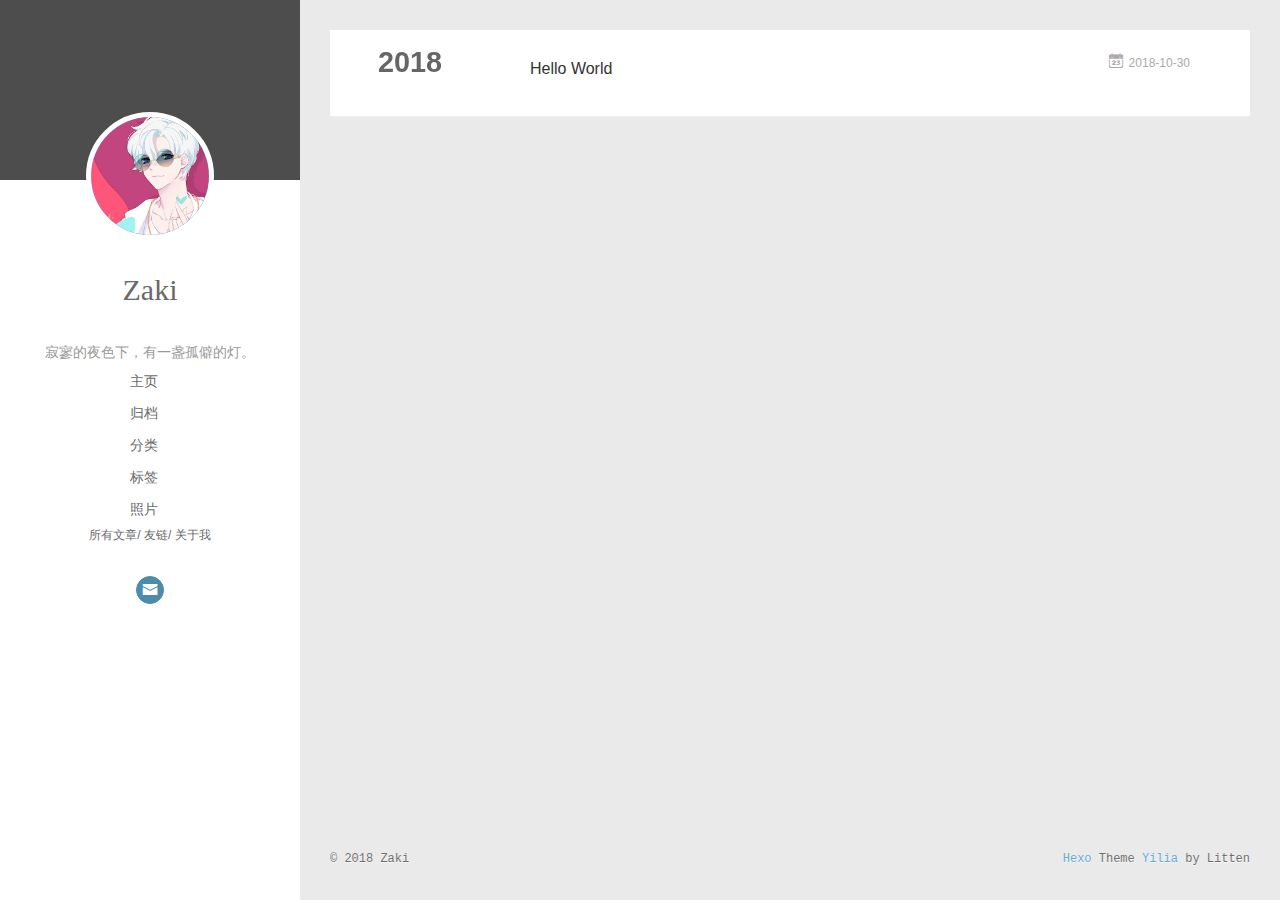
<file: archives/2018/index.html>
<!DOCTYPE html>
<html>
<head><meta name="generator" content="Hexo 3.8.0">
  <meta charset="utf-8">
  
  <meta name="renderer" content="webkit">
  <meta http-equiv="X-UA-Compatible" content="IE=edge">
  <link rel="dns-prefetch" href="http://yoursite.com">
  <title>Archives: 2018 | zaki的备忘录</title>
  <meta name="viewport" content="width=device-width, initial-scale=1, maximum-scale=1">
  <meta name="description" content="一只后端小码农，在奔向远方的途中。">
<meta name="keywords" content="后端,java,开发,程序,编程,代码,IT网站">
<meta property="og:type" content="website">
<meta property="og:title" content="zaki的备忘录">
<meta property="og:url" content="http://yoursite.com/archives/2018/index.html">
<meta property="og:site_name" content="zaki的备忘录">
<meta property="og:description" content="一只后端小码农，在奔向远方的途中。">
<meta property="og:locale" content="default">
<meta name="twitter:card" content="summary">
<meta name="twitter:title" content="zaki的备忘录">
<meta name="twitter:description" content="一只后端小码农，在奔向远方的途中。">
  
    <link rel="alternative" href="/atom.xml" title="zaki的备忘录" type="application/atom+xml">
  
  
    <link rel="icon" href="/img/favicon.ico">
  
  <link rel="stylesheet" type="text/css" href="/./main.0cf68a.css">
  <style type="text/css">
  
    #container.show {
      background: linear-gradient(200deg,#a0cfe4,#e8c37e);
    }
  </style>
  

  

</head>
</html>
<body>
  <div id="container" q-class="show:isCtnShow">
    <canvas id="anm-canvas" class="anm-canvas"></canvas>
    <div class="left-col" q-class="show:isShow">
      
<div class="overlay" style="background: #4d4d4d"></div>
<div class="intrude-less">
	<header id="header" class="inner">
		<a href="/" class="profilepic">
			<img src="/img/tx.jpeg" class="js-avatar">
		</a>
		<hgroup>
		  <h1 class="header-author"><a href="/">Zaki</a></h1>
		</hgroup>
		
		<p class="header-subtitle">寂寥的夜色下，有一盏孤僻的灯。</p>
		

		<nav class="header-menu">
			<ul>
			
				<li><a href="/">主页</a></li>
	        
				<li><a href="/archives/index.html">归档</a></li>
	        
				<li><a href="/categories">分类</a></li>
	        
				<li><a href="/tags">标签</a></li>
	        
				<li><a href="/instagram">照片</a></li>
	        
			</ul>
		</nav>
		<nav class="header-smart-menu">
    		
    			
    			<a q-on="click: openSlider(e, 'innerArchive')" href="javascript:void(0)">所有文章</a>
    			
            
    			
    			<a q-on="click: openSlider(e, 'friends')" href="javascript:void(0)">友链</a>
    			
            
    			
    			<a q-on="click: openSlider(e, 'aboutme')" href="javascript:void(0)">关于我</a>
    			
            
		</nav>
		<nav class="header-nav">
			<div class="social">
				
					<a class="mail" target="_blank" href="mailto:ovo.idea@aliyun.com" title="mail"><i class="icon-mail"></i></a>
		        
			</div>
		</nav>
		<div style="margin-top:60px;width:85%">			
			<iframe frameborder="no" border="0" marginwidth="0" marginheight="0" width="250" height="49" src="//music.163.com/outchain/player?type=0&id=2505768467&auto=1&height=32"></iframe>
		</div>
	</header>	

</div>

    </div>
    <div class="mid-col" q-class="show:isShow,hide:isShow|isFalse">
      
<nav id="mobile-nav">
  	<div class="overlay js-overlay" style="background: #4d4d4d"></div>
	<div class="btnctn js-mobile-btnctn">
  		<div class="slider-trigger list" q-on="click: openSlider(e)"><i class="icon icon-sort"></i></div>
	</div>
	<div class="intrude-less">
		<header id="header" class="inner">
			<div class="profilepic">
				<img src="/img/tx.jpeg" class="js-avatar">
			</div>
			<hgroup>
			  <h1 class="header-author js-header-author">Zaki</h1>
			</hgroup>
			
			<p class="header-subtitle"><i class="icon icon-quo-left"></i>寂寥的夜色下，有一盏孤僻的灯。<i class="icon icon-quo-right"></i></p>
			
			
			
				
			
				
			
				
			
				
			
				
			
			
			
			<nav class="header-nav">
				<div class="social">
					
						<a class="mail" target="_blank" href="mailto:ovo.idea@aliyun.com" title="mail"><i class="icon-mail"></i></a>
			        
				</div>
			</nav>

			<nav class="header-menu js-header-menu">
				<ul style="width: 70%">
				
				
					<li style="width: 20%"><a href="/">主页</a></li>
		        
					<li style="width: 20%"><a href="/archives/index.html">归档</a></li>
		        
					<li style="width: 20%"><a href="/categories">分类</a></li>
		        
					<li style="width: 20%"><a href="/tags">标签</a></li>
		        
					<li style="width: 20%"><a href="/instagram">照片</a></li>
		        
				</ul>
			</nav>
		</header>				
	</div>
	<div class="mobile-mask" style="display:none" q-show="isShow"></div>
</nav>

      <div id="wrapper" class="body-wrap">
        <div class="menu-l">
          <div class="canvas-wrap">
            <canvas data-colors="#eaeaea" data-sectionHeight="100" data-contentId="js-content" id="myCanvas1" class="anm-canvas"></canvas>
          </div>
          <div id="js-content" class="content-ll">
            
  
  
    
    
      
      
      <section class="archives-wrap">
        <div class="archive-year-wrap">
          <a href="/archives/2018" class="archive-year">2018</a>
        </div>
        <div class="archives">
    
    <article class="archive-article archive-type-post">
  <div class="archive-article-inner">
    <header class="archive-article-header">
      	<div class="article-meta">
	      	<a href="/2018/10/30/hello-world/" class="archive-article-date">
  	<time datetime="2018-10-30T13:20:47.500Z" itemprop="datePublished"><i class="icon-calendar icon"></i>2018-10-30</time>
</a>
        </div>
    	 
  
    <h1 itemprop="name">
      <a class="archive-article-title" href="/2018/10/30/hello-world/">Hello World</a>
    </h1>
  

        <div class="article-info info-on-right">
          
          

        </div>
        <div class="clearfix"></div>
    </header>
  </div>
</article>
  
  
    </div></section>
  

    


          </div>
        </div>
      </div>
      <footer id="footer">
  <div class="outer">
    <div id="footer-info">
    	<div class="footer-left">
    		&copy; 2018 Zaki
    	</div>
      	<div class="footer-right">
      		<a href="http://hexo.io/" target="_blank">Hexo</a>  Theme <a href="https://github.com/litten/hexo-theme-yilia" target="_blank">Yilia</a> by Litten
      	</div>
    </div>
  </div>
</footer>
    </div>
    <script>
	var yiliaConfig = {
		mathjax: false,
		isHome: false,
		isPost: false,
		isArchive: true,
		isTag: false,
		isCategory: false,
		open_in_new: false,
		toc_hide_index: true,
		root: "/",
		innerArchive: true,
		showTags: false
	}
</script>

<script>!function(t){function n(e){if(r[e])return r[e].exports;var i=r[e]={exports:{},id:e,loaded:!1};return t[e].call(i.exports,i,i.exports,n),i.loaded=!0,i.exports}var r={};n.m=t,n.c=r,n.p="./",n(0)}([function(t,n,r){r(195),t.exports=r(191)},function(t,n,r){var e=r(3),i=r(52),o=r(27),u=r(28),c=r(53),f="prototype",a=function(t,n,r){var s,l,h,v,p=t&a.F,d=t&a.G,y=t&a.S,g=t&a.P,b=t&a.B,m=d?e:y?e[n]||(e[n]={}):(e[n]||{})[f],x=d?i:i[n]||(i[n]={}),w=x[f]||(x[f]={});d&&(r=n);for(s in r)l=!p&&m&&void 0!==m[s],h=(l?m:r)[s],v=b&&l?c(h,e):g&&"function"==typeof h?c(Function.call,h):h,m&&u(m,s,h,t&a.U),x[s]!=h&&o(x,s,v),g&&w[s]!=h&&(w[s]=h)};e.core=i,a.F=1,a.G=2,a.S=4,a.P=8,a.B=16,a.W=32,a.U=64,a.R=128,t.exports=a},function(t,n,r){var e=r(6);t.exports=function(t){if(!e(t))throw TypeError(t+" is not an object!");return t}},function(t,n){var r=t.exports="undefined"!=typeof window&&window.Math==Math?window:"undefined"!=typeof self&&self.Math==Math?self:Function("return this")();"number"==typeof __g&&(__g=r)},function(t,n){t.exports=function(t){try{return!!t()}catch(t){return!0}}},function(t,n){var r=t.exports="undefined"!=typeof window&&window.Math==Math?window:"undefined"!=typeof self&&self.Math==Math?self:Function("return this")();"number"==typeof __g&&(__g=r)},function(t,n){t.exports=function(t){return"object"==typeof t?null!==t:"function"==typeof t}},function(t,n,r){var e=r(126)("wks"),i=r(76),o=r(3).Symbol,u="function"==typeof o;(t.exports=function(t){return e[t]||(e[t]=u&&o[t]||(u?o:i)("Symbol."+t))}).store=e},function(t,n){var r={}.hasOwnProperty;t.exports=function(t,n){return r.call(t,n)}},function(t,n,r){var e=r(94),i=r(33);t.exports=function(t){return e(i(t))}},function(t,n,r){t.exports=!r(4)(function(){return 7!=Object.defineProperty({},"a",{get:function(){return 7}}).a})},function(t,n,r){var e=r(2),i=r(167),o=r(50),u=Object.defineProperty;n.f=r(10)?Object.defineProperty:function(t,n,r){if(e(t),n=o(n,!0),e(r),i)try{return u(t,n,r)}catch(t){}if("get"in r||"set"in r)throw TypeError("Accessors not supported!");return"value"in r&&(t[n]=r.value),t}},function(t,n,r){t.exports=!r(18)(function(){return 7!=Object.defineProperty({},"a",{get:function(){return 7}}).a})},function(t,n,r){var e=r(14),i=r(22);t.exports=r(12)?function(t,n,r){return e.f(t,n,i(1,r))}:function(t,n,r){return t[n]=r,t}},function(t,n,r){var e=r(20),i=r(58),o=r(42),u=Object.defineProperty;n.f=r(12)?Object.defineProperty:function(t,n,r){if(e(t),n=o(n,!0),e(r),i)try{return u(t,n,r)}catch(t){}if("get"in r||"set"in r)throw TypeError("Accessors not supported!");return"value"in r&&(t[n]=r.value),t}},function(t,n,r){var e=r(40)("wks"),i=r(23),o=r(5).Symbol,u="function"==typeof o;(t.exports=function(t){return e[t]||(e[t]=u&&o[t]||(u?o:i)("Symbol."+t))}).store=e},function(t,n,r){var e=r(67),i=Math.min;t.exports=function(t){return t>0?i(e(t),9007199254740991):0}},function(t,n,r){var e=r(46);t.exports=function(t){return Object(e(t))}},function(t,n){t.exports=function(t){try{return!!t()}catch(t){return!0}}},function(t,n,r){var e=r(63),i=r(34);t.exports=Object.keys||function(t){return e(t,i)}},function(t,n,r){var e=r(21);t.exports=function(t){if(!e(t))throw TypeError(t+" is not an object!");return t}},function(t,n){t.exports=function(t){return"object"==typeof t?null!==t:"function"==typeof t}},function(t,n){t.exports=function(t,n){return{enumerable:!(1&t),configurable:!(2&t),writable:!(4&t),value:n}}},function(t,n){var r=0,e=Math.random();t.exports=function(t){return"Symbol(".concat(void 0===t?"":t,")_",(++r+e).toString(36))}},function(t,n){var r={}.hasOwnProperty;t.exports=function(t,n){return r.call(t,n)}},function(t,n){var r=t.exports={version:"2.4.0"};"number"==typeof __e&&(__e=r)},function(t,n){t.exports=function(t){if("function"!=typeof t)throw TypeError(t+" is not a function!");return t}},function(t,n,r){var e=r(11),i=r(66);t.exports=r(10)?function(t,n,r){return e.f(t,n,i(1,r))}:function(t,n,r){return t[n]=r,t}},function(t,n,r){var e=r(3),i=r(27),o=r(24),u=r(76)("src"),c="toString",f=Function[c],a=(""+f).split(c);r(52).inspectSource=function(t){return f.call(t)},(t.exports=function(t,n,r,c){var f="function"==typeof r;f&&(o(r,"name")||i(r,"name",n)),t[n]!==r&&(f&&(o(r,u)||i(r,u,t[n]?""+t[n]:a.join(String(n)))),t===e?t[n]=r:c?t[n]?t[n]=r:i(t,n,r):(delete t[n],i(t,n,r)))})(Function.prototype,c,function(){return"function"==typeof this&&this[u]||f.call(this)})},function(t,n,r){var e=r(1),i=r(4),o=r(46),u=function(t,n,r,e){var i=String(o(t)),u="<"+n;return""!==r&&(u+=" "+r+'="'+String(e).replace(/"/g,"&quot;")+'"'),u+">"+i+"</"+n+">"};t.exports=function(t,n){var r={};r[t]=n(u),e(e.P+e.F*i(function(){var n=""[t]('"');return n!==n.toLowerCase()||n.split('"').length>3}),"String",r)}},function(t,n,r){var e=r(115),i=r(46);t.exports=function(t){return e(i(t))}},function(t,n,r){var e=r(116),i=r(66),o=r(30),u=r(50),c=r(24),f=r(167),a=Object.getOwnPropertyDescriptor;n.f=r(10)?a:function(t,n){if(t=o(t),n=u(n,!0),f)try{return a(t,n)}catch(t){}if(c(t,n))return i(!e.f.call(t,n),t[n])}},function(t,n,r){var e=r(24),i=r(17),o=r(145)("IE_PROTO"),u=Object.prototype;t.exports=Object.getPrototypeOf||function(t){return t=i(t),e(t,o)?t[o]:"function"==typeof t.constructor&&t instanceof t.constructor?t.constructor.prototype:t instanceof Object?u:null}},function(t,n){t.exports=function(t){if(void 0==t)throw TypeError("Can't call method on  "+t);return t}},function(t,n){t.exports="constructor,hasOwnProperty,isPrototypeOf,propertyIsEnumerable,toLocaleString,toString,valueOf".split(",")},function(t,n){t.exports={}},function(t,n){t.exports=!0},function(t,n){n.f={}.propertyIsEnumerable},function(t,n,r){var e=r(14).f,i=r(8),o=r(15)("toStringTag");t.exports=function(t,n,r){t&&!i(t=r?t:t.prototype,o)&&e(t,o,{configurable:!0,value:n})}},function(t,n,r){var e=r(40)("keys"),i=r(23);t.exports=function(t){return e[t]||(e[t]=i(t))}},function(t,n,r){var e=r(5),i="__core-js_shared__",o=e[i]||(e[i]={});t.exports=function(t){return o[t]||(o[t]={})}},function(t,n){var r=Math.ceil,e=Math.floor;t.exports=function(t){return isNaN(t=+t)?0:(t>0?e:r)(t)}},function(t,n,r){var e=r(21);t.exports=function(t,n){if(!e(t))return t;var r,i;if(n&&"function"==typeof(r=t.toString)&&!e(i=r.call(t)))return i;if("function"==typeof(r=t.valueOf)&&!e(i=r.call(t)))return i;if(!n&&"function"==typeof(r=t.toString)&&!e(i=r.call(t)))return i;throw TypeError("Can't convert object to primitive value")}},function(t,n,r){var e=r(5),i=r(25),o=r(36),u=r(44),c=r(14).f;t.exports=function(t){var n=i.Symbol||(i.Symbol=o?{}:e.Symbol||{});"_"==t.charAt(0)||t in n||c(n,t,{value:u.f(t)})}},function(t,n,r){n.f=r(15)},function(t,n){var r={}.toString;t.exports=function(t){return r.call(t).slice(8,-1)}},function(t,n){t.exports=function(t){if(void 0==t)throw TypeError("Can't call method on  "+t);return t}},function(t,n,r){var e=r(4);t.exports=function(t,n){return!!t&&e(function(){n?t.call(null,function(){},1):t.call(null)})}},function(t,n,r){var e=r(53),i=r(115),o=r(17),u=r(16),c=r(203);t.exports=function(t,n){var r=1==t,f=2==t,a=3==t,s=4==t,l=6==t,h=5==t||l,v=n||c;return function(n,c,p){for(var d,y,g=o(n),b=i(g),m=e(c,p,3),x=u(b.length),w=0,S=r?v(n,x):f?v(n,0):void 0;x>w;w++)if((h||w in b)&&(d=b[w],y=m(d,w,g),t))if(r)S[w]=y;else if(y)switch(t){case 3:return!0;case 5:return d;case 6:return w;case 2:S.push(d)}else if(s)return!1;return l?-1:a||s?s:S}}},function(t,n,r){var e=r(1),i=r(52),o=r(4);t.exports=function(t,n){var r=(i.Object||{})[t]||Object[t],u={};u[t]=n(r),e(e.S+e.F*o(function(){r(1)}),"Object",u)}},function(t,n,r){var e=r(6);t.exports=function(t,n){if(!e(t))return t;var r,i;if(n&&"function"==typeof(r=t.toString)&&!e(i=r.call(t)))return i;if("function"==typeof(r=t.valueOf)&&!e(i=r.call(t)))return i;if(!n&&"function"==typeof(r=t.toString)&&!e(i=r.call(t)))return i;throw TypeError("Can't convert object to primitive value")}},function(t,n,r){var e=r(5),i=r(25),o=r(91),u=r(13),c="prototype",f=function(t,n,r){var a,s,l,h=t&f.F,v=t&f.G,p=t&f.S,d=t&f.P,y=t&f.B,g=t&f.W,b=v?i:i[n]||(i[n]={}),m=b[c],x=v?e:p?e[n]:(e[n]||{})[c];v&&(r=n);for(a in r)(s=!h&&x&&void 0!==x[a])&&a in b||(l=s?x[a]:r[a],b[a]=v&&"function"!=typeof x[a]?r[a]:y&&s?o(l,e):g&&x[a]==l?function(t){var n=function(n,r,e){if(this instanceof t){switch(arguments.length){case 0:return new t;case 1:return new t(n);case 2:return new t(n,r)}return new t(n,r,e)}return t.apply(this,arguments)};return n[c]=t[c],n}(l):d&&"function"==typeof l?o(Function.call,l):l,d&&((b.virtual||(b.virtual={}))[a]=l,t&f.R&&m&&!m[a]&&u(m,a,l)))};f.F=1,f.G=2,f.S=4,f.P=8,f.B=16,f.W=32,f.U=64,f.R=128,t.exports=f},function(t,n){var r=t.exports={version:"2.4.0"};"number"==typeof __e&&(__e=r)},function(t,n,r){var e=r(26);t.exports=function(t,n,r){if(e(t),void 0===n)return t;switch(r){case 1:return function(r){return t.call(n,r)};case 2:return function(r,e){return t.call(n,r,e)};case 3:return function(r,e,i){return t.call(n,r,e,i)}}return function(){return t.apply(n,arguments)}}},function(t,n,r){var e=r(183),i=r(1),o=r(126)("metadata"),u=o.store||(o.store=new(r(186))),c=function(t,n,r){var i=u.get(t);if(!i){if(!r)return;u.set(t,i=new e)}var o=i.get(n);if(!o){if(!r)return;i.set(n,o=new e)}return o},f=function(t,n,r){var e=c(n,r,!1);return void 0!==e&&e.has(t)},a=function(t,n,r){var e=c(n,r,!1);return void 0===e?void 0:e.get(t)},s=function(t,n,r,e){c(r,e,!0).set(t,n)},l=function(t,n){var r=c(t,n,!1),e=[];return r&&r.forEach(function(t,n){e.push(n)}),e},h=function(t){return void 0===t||"symbol"==typeof t?t:String(t)},v=function(t){i(i.S,"Reflect",t)};t.exports={store:u,map:c,has:f,get:a,set:s,keys:l,key:h,exp:v}},function(t,n,r){"use strict";if(r(10)){var e=r(69),i=r(3),o=r(4),u=r(1),c=r(127),f=r(152),a=r(53),s=r(68),l=r(66),h=r(27),v=r(73),p=r(67),d=r(16),y=r(75),g=r(50),b=r(24),m=r(180),x=r(114),w=r(6),S=r(17),_=r(137),O=r(70),E=r(32),P=r(71).f,j=r(154),F=r(76),M=r(7),A=r(48),N=r(117),T=r(146),I=r(155),k=r(80),L=r(123),R=r(74),C=r(130),D=r(160),U=r(11),W=r(31),G=U.f,B=W.f,V=i.RangeError,z=i.TypeError,q=i.Uint8Array,K="ArrayBuffer",J="Shared"+K,Y="BYTES_PER_ELEMENT",H="prototype",$=Array[H],X=f.ArrayBuffer,Q=f.DataView,Z=A(0),tt=A(2),nt=A(3),rt=A(4),et=A(5),it=A(6),ot=N(!0),ut=N(!1),ct=I.values,ft=I.keys,at=I.entries,st=$.lastIndexOf,lt=$.reduce,ht=$.reduceRight,vt=$.join,pt=$.sort,dt=$.slice,yt=$.toString,gt=$.toLocaleString,bt=M("iterator"),mt=M("toStringTag"),xt=F("typed_constructor"),wt=F("def_constructor"),St=c.CONSTR,_t=c.TYPED,Ot=c.VIEW,Et="Wrong length!",Pt=A(1,function(t,n){return Tt(T(t,t[wt]),n)}),jt=o(function(){return 1===new q(new Uint16Array([1]).buffer)[0]}),Ft=!!q&&!!q[H].set&&o(function(){new q(1).set({})}),Mt=function(t,n){if(void 0===t)throw z(Et);var r=+t,e=d(t);if(n&&!m(r,e))throw V(Et);return e},At=function(t,n){var r=p(t);if(r<0||r%n)throw V("Wrong offset!");return r},Nt=function(t){if(w(t)&&_t in t)return t;throw z(t+" is not a typed array!")},Tt=function(t,n){if(!(w(t)&&xt in t))throw z("It is not a typed array constructor!");return new t(n)},It=function(t,n){return kt(T(t,t[wt]),n)},kt=function(t,n){for(var r=0,e=n.length,i=Tt(t,e);e>r;)i[r]=n[r++];return i},Lt=function(t,n,r){G(t,n,{get:function(){return this._d[r]}})},Rt=function(t){var n,r,e,i,o,u,c=S(t),f=arguments.length,s=f>1?arguments[1]:void 0,l=void 0!==s,h=j(c);if(void 0!=h&&!_(h)){for(u=h.call(c),e=[],n=0;!(o=u.next()).done;n++)e.push(o.value);c=e}for(l&&f>2&&(s=a(s,arguments[2],2)),n=0,r=d(c.length),i=Tt(this,r);r>n;n++)i[n]=l?s(c[n],n):c[n];return i},Ct=function(){for(var t=0,n=arguments.length,r=Tt(this,n);n>t;)r[t]=arguments[t++];return r},Dt=!!q&&o(function(){gt.call(new q(1))}),Ut=function(){return gt.apply(Dt?dt.call(Nt(this)):Nt(this),arguments)},Wt={copyWithin:function(t,n){return D.call(Nt(this),t,n,arguments.length>2?arguments[2]:void 0)},every:function(t){return rt(Nt(this),t,arguments.length>1?arguments[1]:void 0)},fill:function(t){return C.apply(Nt(this),arguments)},filter:function(t){return It(this,tt(Nt(this),t,arguments.length>1?arguments[1]:void 0))},find:function(t){return et(Nt(this),t,arguments.length>1?arguments[1]:void 0)},findIndex:function(t){return it(Nt(this),t,arguments.length>1?arguments[1]:void 0)},forEach:function(t){Z(Nt(this),t,arguments.length>1?arguments[1]:void 0)},indexOf:function(t){return ut(Nt(this),t,arguments.length>1?arguments[1]:void 0)},includes:function(t){return ot(Nt(this),t,arguments.length>1?arguments[1]:void 0)},join:function(t){return vt.apply(Nt(this),arguments)},lastIndexOf:function(t){return st.apply(Nt(this),arguments)},map:function(t){return Pt(Nt(this),t,arguments.length>1?arguments[1]:void 0)},reduce:function(t){return lt.apply(Nt(this),arguments)},reduceRight:function(t){return ht.apply(Nt(this),arguments)},reverse:function(){for(var t,n=this,r=Nt(n).length,e=Math.floor(r/2),i=0;i<e;)t=n[i],n[i++]=n[--r],n[r]=t;return n},some:function(t){return nt(Nt(this),t,arguments.length>1?arguments[1]:void 0)},sort:function(t){return pt.call(Nt(this),t)},subarray:function(t,n){var r=Nt(this),e=r.length,i=y(t,e);return new(T(r,r[wt]))(r.buffer,r.byteOffset+i*r.BYTES_PER_ELEMENT,d((void 0===n?e:y(n,e))-i))}},Gt=function(t,n){return It(this,dt.call(Nt(this),t,n))},Bt=function(t){Nt(this);var n=At(arguments[1],1),r=this.length,e=S(t),i=d(e.length),o=0;if(i+n>r)throw V(Et);for(;o<i;)this[n+o]=e[o++]},Vt={entries:function(){return at.call(Nt(this))},keys:function(){return ft.call(Nt(this))},values:function(){return ct.call(Nt(this))}},zt=function(t,n){return w(t)&&t[_t]&&"symbol"!=typeof n&&n in t&&String(+n)==String(n)},qt=function(t,n){return zt(t,n=g(n,!0))?l(2,t[n]):B(t,n)},Kt=function(t,n,r){return!(zt(t,n=g(n,!0))&&w(r)&&b(r,"value"))||b(r,"get")||b(r,"set")||r.configurable||b(r,"writable")&&!r.writable||b(r,"enumerable")&&!r.enumerable?G(t,n,r):(t[n]=r.value,t)};St||(W.f=qt,U.f=Kt),u(u.S+u.F*!St,"Object",{getOwnPropertyDescriptor:qt,defineProperty:Kt}),o(function(){yt.call({})})&&(yt=gt=function(){return vt.call(this)});var Jt=v({},Wt);v(Jt,Vt),h(Jt,bt,Vt.values),v(Jt,{slice:Gt,set:Bt,constructor:function(){},toString:yt,toLocaleString:Ut}),Lt(Jt,"buffer","b"),Lt(Jt,"byteOffset","o"),Lt(Jt,"byteLength","l"),Lt(Jt,"length","e"),G(Jt,mt,{get:function(){return this[_t]}}),t.exports=function(t,n,r,f){f=!!f;var a=t+(f?"Clamped":"")+"Array",l="Uint8Array"!=a,v="get"+t,p="set"+t,y=i[a],g=y||{},b=y&&E(y),m=!y||!c.ABV,S={},_=y&&y[H],j=function(t,r){var e=t._d;return e.v[v](r*n+e.o,jt)},F=function(t,r,e){var i=t._d;f&&(e=(e=Math.round(e))<0?0:e>255?255:255&e),i.v[p](r*n+i.o,e,jt)},M=function(t,n){G(t,n,{get:function(){return j(this,n)},set:function(t){return F(this,n,t)},enumerable:!0})};m?(y=r(function(t,r,e,i){s(t,y,a,"_d");var o,u,c,f,l=0,v=0;if(w(r)){if(!(r instanceof X||(f=x(r))==K||f==J))return _t in r?kt(y,r):Rt.call(y,r);o=r,v=At(e,n);var p=r.byteLength;if(void 0===i){if(p%n)throw V(Et);if((u=p-v)<0)throw V(Et)}else if((u=d(i)*n)+v>p)throw V(Et);c=u/n}else c=Mt(r,!0),u=c*n,o=new X(u);for(h(t,"_d",{b:o,o:v,l:u,e:c,v:new Q(o)});l<c;)M(t,l++)}),_=y[H]=O(Jt),h(_,"constructor",y)):L(function(t){new y(null),new y(t)},!0)||(y=r(function(t,r,e,i){s(t,y,a);var o;return w(r)?r instanceof X||(o=x(r))==K||o==J?void 0!==i?new g(r,At(e,n),i):void 0!==e?new g(r,At(e,n)):new g(r):_t in r?kt(y,r):Rt.call(y,r):new g(Mt(r,l))}),Z(b!==Function.prototype?P(g).concat(P(b)):P(g),function(t){t in y||h(y,t,g[t])}),y[H]=_,e||(_.constructor=y));var A=_[bt],N=!!A&&("values"==A.name||void 0==A.name),T=Vt.values;h(y,xt,!0),h(_,_t,a),h(_,Ot,!0),h(_,wt,y),(f?new y(1)[mt]==a:mt in _)||G(_,mt,{get:function(){return a}}),S[a]=y,u(u.G+u.W+u.F*(y!=g),S),u(u.S,a,{BYTES_PER_ELEMENT:n,from:Rt,of:Ct}),Y in _||h(_,Y,n),u(u.P,a,Wt),R(a),u(u.P+u.F*Ft,a,{set:Bt}),u(u.P+u.F*!N,a,Vt),u(u.P+u.F*(_.toString!=yt),a,{toString:yt}),u(u.P+u.F*o(function(){new y(1).slice()}),a,{slice:Gt}),u(u.P+u.F*(o(function(){return[1,2].toLocaleString()!=new y([1,2]).toLocaleString()})||!o(function(){_.toLocaleString.call([1,2])})),a,{toLocaleString:Ut}),k[a]=N?A:T,e||N||h(_,bt,T)}}else t.exports=function(){}},function(t,n){var r={}.toString;t.exports=function(t){return r.call(t).slice(8,-1)}},function(t,n,r){var e=r(21),i=r(5).document,o=e(i)&&e(i.createElement);t.exports=function(t){return o?i.createElement(t):{}}},function(t,n,r){t.exports=!r(12)&&!r(18)(function(){return 7!=Object.defineProperty(r(57)("div"),"a",{get:function(){return 7}}).a})},function(t,n,r){"use strict";var e=r(36),i=r(51),o=r(64),u=r(13),c=r(8),f=r(35),a=r(96),s=r(38),l=r(103),h=r(15)("iterator"),v=!([].keys&&"next"in[].keys()),p="keys",d="values",y=function(){return this};t.exports=function(t,n,r,g,b,m,x){a(r,n,g);var w,S,_,O=function(t){if(!v&&t in F)return F[t];switch(t){case p:case d:return function(){return new r(this,t)}}return function(){return new r(this,t)}},E=n+" Iterator",P=b==d,j=!1,F=t.prototype,M=F[h]||F["@@iterator"]||b&&F[b],A=M||O(b),N=b?P?O("entries"):A:void 0,T="Array"==n?F.entries||M:M;if(T&&(_=l(T.call(new t)))!==Object.prototype&&(s(_,E,!0),e||c(_,h)||u(_,h,y)),P&&M&&M.name!==d&&(j=!0,A=function(){return M.call(this)}),e&&!x||!v&&!j&&F[h]||u(F,h,A),f[n]=A,f[E]=y,b)if(w={values:P?A:O(d),keys:m?A:O(p),entries:N},x)for(S in w)S in F||o(F,S,w[S]);else i(i.P+i.F*(v||j),n,w);return w}},function(t,n,r){var e=r(20),i=r(100),o=r(34),u=r(39)("IE_PROTO"),c=function(){},f="prototype",a=function(){var t,n=r(57)("iframe"),e=o.length;for(n.style.display="none",r(93).appendChild(n),n.src="javascript:",t=n.contentWindow.document,t.open(),t.write("<script>document.F=Object<\/script>"),t.close(),a=t.F;e--;)delete a[f][o[e]];return a()};t.exports=Object.create||function(t,n){var r;return null!==t?(c[f]=e(t),r=new c,c[f]=null,r[u]=t):r=a(),void 0===n?r:i(r,n)}},function(t,n,r){var e=r(63),i=r(34).concat("length","prototype");n.f=Object.getOwnPropertyNames||function(t){return e(t,i)}},function(t,n){n.f=Object.getOwnPropertySymbols},function(t,n,r){var e=r(8),i=r(9),o=r(90)(!1),u=r(39)("IE_PROTO");t.exports=function(t,n){var r,c=i(t),f=0,a=[];for(r in c)r!=u&&e(c,r)&&a.push(r);for(;n.length>f;)e(c,r=n[f++])&&(~o(a,r)||a.push(r));return a}},function(t,n,r){t.exports=r(13)},function(t,n,r){var e=r(76)("meta"),i=r(6),o=r(24),u=r(11).f,c=0,f=Object.isExtensible||function(){return!0},a=!r(4)(function(){return f(Object.preventExtensions({}))}),s=function(t){u(t,e,{value:{i:"O"+ ++c,w:{}}})},l=function(t,n){if(!i(t))return"symbol"==typeof t?t:("string"==typeof t?"S":"P")+t;if(!o(t,e)){if(!f(t))return"F";if(!n)return"E";s(t)}return t[e].i},h=function(t,n){if(!o(t,e)){if(!f(t))return!0;if(!n)return!1;s(t)}return t[e].w},v=function(t){return a&&p.NEED&&f(t)&&!o(t,e)&&s(t),t},p=t.exports={KEY:e,NEED:!1,fastKey:l,getWeak:h,onFreeze:v}},function(t,n){t.exports=function(t,n){return{enumerable:!(1&t),configurable:!(2&t),writable:!(4&t),value:n}}},function(t,n){var r=Math.ceil,e=Math.floor;t.exports=function(t){return isNaN(t=+t)?0:(t>0?e:r)(t)}},function(t,n){t.exports=function(t,n,r,e){if(!(t instanceof n)||void 0!==e&&e in t)throw TypeError(r+": incorrect invocation!");return t}},function(t,n){t.exports=!1},function(t,n,r){var e=r(2),i=r(173),o=r(133),u=r(145)("IE_PROTO"),c=function(){},f="prototype",a=function(){var t,n=r(132)("iframe"),e=o.length;for(n.style.display="none",r(135).appendChild(n),n.src="javascript:",t=n.contentWindow.document,t.open(),t.write("<script>document.F=Object<\/script>"),t.close(),a=t.F;e--;)delete a[f][o[e]];return a()};t.exports=Object.create||function(t,n){var r;return null!==t?(c[f]=e(t),r=new c,c[f]=null,r[u]=t):r=a(),void 0===n?r:i(r,n)}},function(t,n,r){var e=r(175),i=r(133).concat("length","prototype");n.f=Object.getOwnPropertyNames||function(t){return e(t,i)}},function(t,n,r){var e=r(175),i=r(133);t.exports=Object.keys||function(t){return e(t,i)}},function(t,n,r){var e=r(28);t.exports=function(t,n,r){for(var i in n)e(t,i,n[i],r);return t}},function(t,n,r){"use strict";var e=r(3),i=r(11),o=r(10),u=r(7)("species");t.exports=function(t){var n=e[t];o&&n&&!n[u]&&i.f(n,u,{configurable:!0,get:function(){return this}})}},function(t,n,r){var e=r(67),i=Math.max,o=Math.min;t.exports=function(t,n){return t=e(t),t<0?i(t+n,0):o(t,n)}},function(t,n){var r=0,e=Math.random();t.exports=function(t){return"Symbol(".concat(void 0===t?"":t,")_",(++r+e).toString(36))}},function(t,n,r){var e=r(33);t.exports=function(t){return Object(e(t))}},function(t,n,r){var e=r(7)("unscopables"),i=Array.prototype;void 0==i[e]&&r(27)(i,e,{}),t.exports=function(t){i[e][t]=!0}},function(t,n,r){var e=r(53),i=r(169),o=r(137),u=r(2),c=r(16),f=r(154),a={},s={},n=t.exports=function(t,n,r,l,h){var v,p,d,y,g=h?function(){return t}:f(t),b=e(r,l,n?2:1),m=0;if("function"!=typeof g)throw TypeError(t+" is not iterable!");if(o(g)){for(v=c(t.length);v>m;m++)if((y=n?b(u(p=t[m])[0],p[1]):b(t[m]))===a||y===s)return y}else for(d=g.call(t);!(p=d.next()).done;)if((y=i(d,b,p.value,n))===a||y===s)return y};n.BREAK=a,n.RETURN=s},function(t,n){t.exports={}},function(t,n,r){var e=r(11).f,i=r(24),o=r(7)("toStringTag");t.exports=function(t,n,r){t&&!i(t=r?t:t.prototype,o)&&e(t,o,{configurable:!0,value:n})}},function(t,n,r){var e=r(1),i=r(46),o=r(4),u=r(150),c="["+u+"]",f="​",a=RegExp("^"+c+c+"*"),s=RegExp(c+c+"*$"),l=function(t,n,r){var i={},c=o(function(){return!!u[t]()||f[t]()!=f}),a=i[t]=c?n(h):u[t];r&&(i[r]=a),e(e.P+e.F*c,"String",i)},h=l.trim=function(t,n){return t=String(i(t)),1&n&&(t=t.replace(a,"")),2&n&&(t=t.replace(s,"")),t};t.exports=l},function(t,n,r){t.exports={default:r(86),__esModule:!0}},function(t,n,r){t.exports={default:r(87),__esModule:!0}},function(t,n,r){"use strict";function e(t){return t&&t.__esModule?t:{default:t}}n.__esModule=!0;var i=r(84),o=e(i),u=r(83),c=e(u),f="function"==typeof c.default&&"symbol"==typeof o.default?function(t){return typeof t}:function(t){return t&&"function"==typeof c.default&&t.constructor===c.default&&t!==c.default.prototype?"symbol":typeof t};n.default="function"==typeof c.default&&"symbol"===f(o.default)?function(t){return void 0===t?"undefined":f(t)}:function(t){return t&&"function"==typeof c.default&&t.constructor===c.default&&t!==c.default.prototype?"symbol":void 0===t?"undefined":f(t)}},function(t,n,r){r(110),r(108),r(111),r(112),t.exports=r(25).Symbol},function(t,n,r){r(109),r(113),t.exports=r(44).f("iterator")},function(t,n){t.exports=function(t){if("function"!=typeof t)throw TypeError(t+" is not a function!");return t}},function(t,n){t.exports=function(){}},function(t,n,r){var e=r(9),i=r(106),o=r(105);t.exports=function(t){return function(n,r,u){var c,f=e(n),a=i(f.length),s=o(u,a);if(t&&r!=r){for(;a>s;)if((c=f[s++])!=c)return!0}else for(;a>s;s++)if((t||s in f)&&f[s]===r)return t||s||0;return!t&&-1}}},function(t,n,r){var e=r(88);t.exports=function(t,n,r){if(e(t),void 0===n)return t;switch(r){case 1:return function(r){return t.call(n,r)};case 2:return function(r,e){return t.call(n,r,e)};case 3:return function(r,e,i){return t.call(n,r,e,i)}}return function(){return t.apply(n,arguments)}}},function(t,n,r){var e=r(19),i=r(62),o=r(37);t.exports=function(t){var n=e(t),r=i.f;if(r)for(var u,c=r(t),f=o.f,a=0;c.length>a;)f.call(t,u=c[a++])&&n.push(u);return n}},function(t,n,r){t.exports=r(5).document&&document.documentElement},function(t,n,r){var e=r(56);t.exports=Object("z").propertyIsEnumerable(0)?Object:function(t){return"String"==e(t)?t.split(""):Object(t)}},function(t,n,r){var e=r(56);t.exports=Array.isArray||function(t){return"Array"==e(t)}},function(t,n,r){"use strict";var e=r(60),i=r(22),o=r(38),u={};r(13)(u,r(15)("iterator"),function(){return this}),t.exports=function(t,n,r){t.prototype=e(u,{next:i(1,r)}),o(t,n+" Iterator")}},function(t,n){t.exports=function(t,n){return{value:n,done:!!t}}},function(t,n,r){var e=r(19),i=r(9);t.exports=function(t,n){for(var r,o=i(t),u=e(o),c=u.length,f=0;c>f;)if(o[r=u[f++]]===n)return r}},function(t,n,r){var e=r(23)("meta"),i=r(21),o=r(8),u=r(14).f,c=0,f=Object.isExtensible||function(){return!0},a=!r(18)(function(){return f(Object.preventExtensions({}))}),s=function(t){u(t,e,{value:{i:"O"+ ++c,w:{}}})},l=function(t,n){if(!i(t))return"symbol"==typeof t?t:("string"==typeof t?"S":"P")+t;if(!o(t,e)){if(!f(t))return"F";if(!n)return"E";s(t)}return t[e].i},h=function(t,n){if(!o(t,e)){if(!f(t))return!0;if(!n)return!1;s(t)}return t[e].w},v=function(t){return a&&p.NEED&&f(t)&&!o(t,e)&&s(t),t},p=t.exports={KEY:e,NEED:!1,fastKey:l,getWeak:h,onFreeze:v}},function(t,n,r){var e=r(14),i=r(20),o=r(19);t.exports=r(12)?Object.defineProperties:function(t,n){i(t);for(var r,u=o(n),c=u.length,f=0;c>f;)e.f(t,r=u[f++],n[r]);return t}},function(t,n,r){var e=r(37),i=r(22),o=r(9),u=r(42),c=r(8),f=r(58),a=Object.getOwnPropertyDescriptor;n.f=r(12)?a:function(t,n){if(t=o(t),n=u(n,!0),f)try{return a(t,n)}catch(t){}if(c(t,n))return i(!e.f.call(t,n),t[n])}},function(t,n,r){var e=r(9),i=r(61).f,o={}.toString,u="object"==typeof window&&window&&Object.getOwnPropertyNames?Object.getOwnPropertyNames(window):[],c=function(t){try{return i(t)}catch(t){return u.slice()}};t.exports.f=function(t){return u&&"[object Window]"==o.call(t)?c(t):i(e(t))}},function(t,n,r){var e=r(8),i=r(77),o=r(39)("IE_PROTO"),u=Object.prototype;t.exports=Object.getPrototypeOf||function(t){return t=i(t),e(t,o)?t[o]:"function"==typeof t.constructor&&t instanceof t.constructor?t.constructor.prototype:t instanceof Object?u:null}},function(t,n,r){var e=r(41),i=r(33);t.exports=function(t){return function(n,r){var o,u,c=String(i(n)),f=e(r),a=c.length;return f<0||f>=a?t?"":void 0:(o=c.charCodeAt(f),o<55296||o>56319||f+1===a||(u=c.charCodeAt(f+1))<56320||u>57343?t?c.charAt(f):o:t?c.slice(f,f+2):u-56320+(o-55296<<10)+65536)}}},function(t,n,r){var e=r(41),i=Math.max,o=Math.min;t.exports=function(t,n){return t=e(t),t<0?i(t+n,0):o(t,n)}},function(t,n,r){var e=r(41),i=Math.min;t.exports=function(t){return t>0?i(e(t),9007199254740991):0}},function(t,n,r){"use strict";var e=r(89),i=r(97),o=r(35),u=r(9);t.exports=r(59)(Array,"Array",function(t,n){this._t=u(t),this._i=0,this._k=n},function(){var t=this._t,n=this._k,r=this._i++;return!t||r>=t.length?(this._t=void 0,i(1)):"keys"==n?i(0,r):"values"==n?i(0,t[r]):i(0,[r,t[r]])},"values"),o.Arguments=o.Array,e("keys"),e("values"),e("entries")},function(t,n){},function(t,n,r){"use strict";var e=r(104)(!0);r(59)(String,"String",function(t){this._t=String(t),this._i=0},function(){var t,n=this._t,r=this._i;return r>=n.length?{value:void 0,done:!0}:(t=e(n,r),this._i+=t.length,{value:t,done:!1})})},function(t,n,r){"use strict";var e=r(5),i=r(8),o=r(12),u=r(51),c=r(64),f=r(99).KEY,a=r(18),s=r(40),l=r(38),h=r(23),v=r(15),p=r(44),d=r(43),y=r(98),g=r(92),b=r(95),m=r(20),x=r(9),w=r(42),S=r(22),_=r(60),O=r(102),E=r(101),P=r(14),j=r(19),F=E.f,M=P.f,A=O.f,N=e.Symbol,T=e.JSON,I=T&&T.stringify,k="prototype",L=v("_hidden"),R=v("toPrimitive"),C={}.propertyIsEnumerable,D=s("symbol-registry"),U=s("symbols"),W=s("op-symbols"),G=Object[k],B="function"==typeof N,V=e.QObject,z=!V||!V[k]||!V[k].findChild,q=o&&a(function(){return 7!=_(M({},"a",{get:function(){return M(this,"a",{value:7}).a}})).a})?function(t,n,r){var e=F(G,n);e&&delete G[n],M(t,n,r),e&&t!==G&&M(G,n,e)}:M,K=function(t){var n=U[t]=_(N[k]);return n._k=t,n},J=B&&"symbol"==typeof N.iterator?function(t){return"symbol"==typeof t}:function(t){return t instanceof N},Y=function(t,n,r){return t===G&&Y(W,n,r),m(t),n=w(n,!0),m(r),i(U,n)?(r.enumerable?(i(t,L)&&t[L][n]&&(t[L][n]=!1),r=_(r,{enumerable:S(0,!1)})):(i(t,L)||M(t,L,S(1,{})),t[L][n]=!0),q(t,n,r)):M(t,n,r)},H=function(t,n){m(t);for(var r,e=g(n=x(n)),i=0,o=e.length;o>i;)Y(t,r=e[i++],n[r]);return t},$=function(t,n){return void 0===n?_(t):H(_(t),n)},X=function(t){var n=C.call(this,t=w(t,!0));return!(this===G&&i(U,t)&&!i(W,t))&&(!(n||!i(this,t)||!i(U,t)||i(this,L)&&this[L][t])||n)},Q=function(t,n){if(t=x(t),n=w(n,!0),t!==G||!i(U,n)||i(W,n)){var r=F(t,n);return!r||!i(U,n)||i(t,L)&&t[L][n]||(r.enumerable=!0),r}},Z=function(t){for(var n,r=A(x(t)),e=[],o=0;r.length>o;)i(U,n=r[o++])||n==L||n==f||e.push(n);return e},tt=function(t){for(var n,r=t===G,e=A(r?W:x(t)),o=[],u=0;e.length>u;)!i(U,n=e[u++])||r&&!i(G,n)||o.push(U[n]);return o};B||(N=function(){if(this instanceof N)throw TypeError("Symbol is not a constructor!");var t=h(arguments.length>0?arguments[0]:void 0),n=function(r){this===G&&n.call(W,r),i(this,L)&&i(this[L],t)&&(this[L][t]=!1),q(this,t,S(1,r))};return o&&z&&q(G,t,{configurable:!0,set:n}),K(t)},c(N[k],"toString",function(){return this._k}),E.f=Q,P.f=Y,r(61).f=O.f=Z,r(37).f=X,r(62).f=tt,o&&!r(36)&&c(G,"propertyIsEnumerable",X,!0),p.f=function(t){return K(v(t))}),u(u.G+u.W+u.F*!B,{Symbol:N});for(var nt="hasInstance,isConcatSpreadable,iterator,match,replace,search,species,split,toPrimitive,toStringTag,unscopables".split(","),rt=0;nt.length>rt;)v(nt[rt++]);for(var nt=j(v.store),rt=0;nt.length>rt;)d(nt[rt++]);u(u.S+u.F*!B,"Symbol",{for:function(t){return i(D,t+="")?D[t]:D[t]=N(t)},keyFor:function(t){if(J(t))return y(D,t);throw TypeError(t+" is not a symbol!")},useSetter:function(){z=!0},useSimple:function(){z=!1}}),u(u.S+u.F*!B,"Object",{create:$,defineProperty:Y,defineProperties:H,getOwnPropertyDescriptor:Q,getOwnPropertyNames:Z,getOwnPropertySymbols:tt}),T&&u(u.S+u.F*(!B||a(function(){var t=N();return"[null]"!=I([t])||"{}"!=I({a:t})||"{}"!=I(Object(t))})),"JSON",{stringify:function(t){if(void 0!==t&&!J(t)){for(var n,r,e=[t],i=1;arguments.length>i;)e.push(arguments[i++]);return n=e[1],"function"==typeof n&&(r=n),!r&&b(n)||(n=function(t,n){if(r&&(n=r.call(this,t,n)),!J(n))return n}),e[1]=n,I.apply(T,e)}}}),N[k][R]||r(13)(N[k],R,N[k].valueOf),l(N,"Symbol"),l(Math,"Math",!0),l(e.JSON,"JSON",!0)},function(t,n,r){r(43)("asyncIterator")},function(t,n,r){r(43)("observable")},function(t,n,r){r(107);for(var e=r(5),i=r(13),o=r(35),u=r(15)("toStringTag"),c=["NodeList","DOMTokenList","MediaList","StyleSheetList","CSSRuleList"],f=0;f<5;f++){var a=c[f],s=e[a],l=s&&s.prototype;l&&!l[u]&&i(l,u,a),o[a]=o.Array}},function(t,n,r){var e=r(45),i=r(7)("toStringTag"),o="Arguments"==e(function(){return arguments}()),u=function(t,n){try{return t[n]}catch(t){}};t.exports=function(t){var n,r,c;return void 0===t?"Undefined":null===t?"Null":"string"==typeof(r=u(n=Object(t),i))?r:o?e(n):"Object"==(c=e(n))&&"function"==typeof n.callee?"Arguments":c}},function(t,n,r){var e=r(45);t.exports=Object("z").propertyIsEnumerable(0)?Object:function(t){return"String"==e(t)?t.split(""):Object(t)}},function(t,n){n.f={}.propertyIsEnumerable},function(t,n,r){var e=r(30),i=r(16),o=r(75);t.exports=function(t){return function(n,r,u){var c,f=e(n),a=i(f.length),s=o(u,a);if(t&&r!=r){for(;a>s;)if((c=f[s++])!=c)return!0}else for(;a>s;s++)if((t||s in f)&&f[s]===r)return t||s||0;return!t&&-1}}},function(t,n,r){"use strict";var e=r(3),i=r(1),o=r(28),u=r(73),c=r(65),f=r(79),a=r(68),s=r(6),l=r(4),h=r(123),v=r(81),p=r(136);t.exports=function(t,n,r,d,y,g){var b=e[t],m=b,x=y?"set":"add",w=m&&m.prototype,S={},_=function(t){var n=w[t];o(w,t,"delete"==t?function(t){return!(g&&!s(t))&&n.call(this,0===t?0:t)}:"has"==t?function(t){return!(g&&!s(t))&&n.call(this,0===t?0:t)}:"get"==t?function(t){return g&&!s(t)?void 0:n.call(this,0===t?0:t)}:"add"==t?function(t){return n.call(this,0===t?0:t),this}:function(t,r){return n.call(this,0===t?0:t,r),this})};if("function"==typeof m&&(g||w.forEach&&!l(function(){(new m).entries().next()}))){var O=new m,E=O[x](g?{}:-0,1)!=O,P=l(function(){O.has(1)}),j=h(function(t){new m(t)}),F=!g&&l(function(){for(var t=new m,n=5;n--;)t[x](n,n);return!t.has(-0)});j||(m=n(function(n,r){a(n,m,t);var e=p(new b,n,m);return void 0!=r&&f(r,y,e[x],e),e}),m.prototype=w,w.constructor=m),(P||F)&&(_("delete"),_("has"),y&&_("get")),(F||E)&&_(x),g&&w.clear&&delete w.clear}else m=d.getConstructor(n,t,y,x),u(m.prototype,r),c.NEED=!0;return v(m,t),S[t]=m,i(i.G+i.W+i.F*(m!=b),S),g||d.setStrong(m,t,y),m}},function(t,n,r){"use strict";var e=r(27),i=r(28),o=r(4),u=r(46),c=r(7);t.exports=function(t,n,r){var f=c(t),a=r(u,f,""[t]),s=a[0],l=a[1];o(function(){var n={};return n[f]=function(){return 7},7!=""[t](n)})&&(i(String.prototype,t,s),e(RegExp.prototype,f,2==n?function(t,n){return l.call(t,this,n)}:function(t){return l.call(t,this)}))}
},function(t,n,r){"use strict";var e=r(2);t.exports=function(){var t=e(this),n="";return t.global&&(n+="g"),t.ignoreCase&&(n+="i"),t.multiline&&(n+="m"),t.unicode&&(n+="u"),t.sticky&&(n+="y"),n}},function(t,n){t.exports=function(t,n,r){var e=void 0===r;switch(n.length){case 0:return e?t():t.call(r);case 1:return e?t(n[0]):t.call(r,n[0]);case 2:return e?t(n[0],n[1]):t.call(r,n[0],n[1]);case 3:return e?t(n[0],n[1],n[2]):t.call(r,n[0],n[1],n[2]);case 4:return e?t(n[0],n[1],n[2],n[3]):t.call(r,n[0],n[1],n[2],n[3])}return t.apply(r,n)}},function(t,n,r){var e=r(6),i=r(45),o=r(7)("match");t.exports=function(t){var n;return e(t)&&(void 0!==(n=t[o])?!!n:"RegExp"==i(t))}},function(t,n,r){var e=r(7)("iterator"),i=!1;try{var o=[7][e]();o.return=function(){i=!0},Array.from(o,function(){throw 2})}catch(t){}t.exports=function(t,n){if(!n&&!i)return!1;var r=!1;try{var o=[7],u=o[e]();u.next=function(){return{done:r=!0}},o[e]=function(){return u},t(o)}catch(t){}return r}},function(t,n,r){t.exports=r(69)||!r(4)(function(){var t=Math.random();__defineSetter__.call(null,t,function(){}),delete r(3)[t]})},function(t,n){n.f=Object.getOwnPropertySymbols},function(t,n,r){var e=r(3),i="__core-js_shared__",o=e[i]||(e[i]={});t.exports=function(t){return o[t]||(o[t]={})}},function(t,n,r){for(var e,i=r(3),o=r(27),u=r(76),c=u("typed_array"),f=u("view"),a=!(!i.ArrayBuffer||!i.DataView),s=a,l=0,h="Int8Array,Uint8Array,Uint8ClampedArray,Int16Array,Uint16Array,Int32Array,Uint32Array,Float32Array,Float64Array".split(",");l<9;)(e=i[h[l++]])?(o(e.prototype,c,!0),o(e.prototype,f,!0)):s=!1;t.exports={ABV:a,CONSTR:s,TYPED:c,VIEW:f}},function(t,n){"use strict";var r={versions:function(){var t=window.navigator.userAgent;return{trident:t.indexOf("Trident")>-1,presto:t.indexOf("Presto")>-1,webKit:t.indexOf("AppleWebKit")>-1,gecko:t.indexOf("Gecko")>-1&&-1==t.indexOf("KHTML"),mobile:!!t.match(/AppleWebKit.*Mobile.*/),ios:!!t.match(/\(i[^;]+;( U;)? CPU.+Mac OS X/),android:t.indexOf("Android")>-1||t.indexOf("Linux")>-1,iPhone:t.indexOf("iPhone")>-1||t.indexOf("Mac")>-1,iPad:t.indexOf("iPad")>-1,webApp:-1==t.indexOf("Safari"),weixin:-1==t.indexOf("MicroMessenger")}}()};t.exports=r},function(t,n,r){"use strict";var e=r(85),i=function(t){return t&&t.__esModule?t:{default:t}}(e),o=function(){function t(t,n,e){return n||e?String.fromCharCode(n||e):r[t]||t}function n(t){return e[t]}var r={"&quot;":'"',"&lt;":"<","&gt;":">","&amp;":"&","&nbsp;":" "},e={};for(var u in r)e[r[u]]=u;return r["&apos;"]="'",e["'"]="&#39;",{encode:function(t){return t?(""+t).replace(/['<> "&]/g,n).replace(/\r?\n/g,"<br/>").replace(/\s/g,"&nbsp;"):""},decode:function(n){return n?(""+n).replace(/<br\s*\/?>/gi,"\n").replace(/&quot;|&lt;|&gt;|&amp;|&nbsp;|&apos;|&#(\d+);|&#(\d+)/g,t).replace(/\u00a0/g," "):""},encodeBase16:function(t){if(!t)return t;t+="";for(var n=[],r=0,e=t.length;e>r;r++)n.push(t.charCodeAt(r).toString(16).toUpperCase());return n.join("")},encodeBase16forJSON:function(t){if(!t)return t;t=t.replace(/[\u4E00-\u9FBF]/gi,function(t){return escape(t).replace("%u","\\u")});for(var n=[],r=0,e=t.length;e>r;r++)n.push(t.charCodeAt(r).toString(16).toUpperCase());return n.join("")},decodeBase16:function(t){if(!t)return t;t+="";for(var n=[],r=0,e=t.length;e>r;r+=2)n.push(String.fromCharCode("0x"+t.slice(r,r+2)));return n.join("")},encodeObject:function(t){if(t instanceof Array)for(var n=0,r=t.length;r>n;n++)t[n]=o.encodeObject(t[n]);else if("object"==(void 0===t?"undefined":(0,i.default)(t)))for(var e in t)t[e]=o.encodeObject(t[e]);else if("string"==typeof t)return o.encode(t);return t},loadScript:function(t){var n=document.createElement("script");document.getElementsByTagName("body")[0].appendChild(n),n.setAttribute("src",t)},addLoadEvent:function(t){var n=window.onload;"function"!=typeof window.onload?window.onload=t:window.onload=function(){n(),t()}}}}();t.exports=o},function(t,n,r){"use strict";var e=r(17),i=r(75),o=r(16);t.exports=function(t){for(var n=e(this),r=o(n.length),u=arguments.length,c=i(u>1?arguments[1]:void 0,r),f=u>2?arguments[2]:void 0,a=void 0===f?r:i(f,r);a>c;)n[c++]=t;return n}},function(t,n,r){"use strict";var e=r(11),i=r(66);t.exports=function(t,n,r){n in t?e.f(t,n,i(0,r)):t[n]=r}},function(t,n,r){var e=r(6),i=r(3).document,o=e(i)&&e(i.createElement);t.exports=function(t){return o?i.createElement(t):{}}},function(t,n){t.exports="constructor,hasOwnProperty,isPrototypeOf,propertyIsEnumerable,toLocaleString,toString,valueOf".split(",")},function(t,n,r){var e=r(7)("match");t.exports=function(t){var n=/./;try{"/./"[t](n)}catch(r){try{return n[e]=!1,!"/./"[t](n)}catch(t){}}return!0}},function(t,n,r){t.exports=r(3).document&&document.documentElement},function(t,n,r){var e=r(6),i=r(144).set;t.exports=function(t,n,r){var o,u=n.constructor;return u!==r&&"function"==typeof u&&(o=u.prototype)!==r.prototype&&e(o)&&i&&i(t,o),t}},function(t,n,r){var e=r(80),i=r(7)("iterator"),o=Array.prototype;t.exports=function(t){return void 0!==t&&(e.Array===t||o[i]===t)}},function(t,n,r){var e=r(45);t.exports=Array.isArray||function(t){return"Array"==e(t)}},function(t,n,r){"use strict";var e=r(70),i=r(66),o=r(81),u={};r(27)(u,r(7)("iterator"),function(){return this}),t.exports=function(t,n,r){t.prototype=e(u,{next:i(1,r)}),o(t,n+" Iterator")}},function(t,n,r){"use strict";var e=r(69),i=r(1),o=r(28),u=r(27),c=r(24),f=r(80),a=r(139),s=r(81),l=r(32),h=r(7)("iterator"),v=!([].keys&&"next"in[].keys()),p="keys",d="values",y=function(){return this};t.exports=function(t,n,r,g,b,m,x){a(r,n,g);var w,S,_,O=function(t){if(!v&&t in F)return F[t];switch(t){case p:case d:return function(){return new r(this,t)}}return function(){return new r(this,t)}},E=n+" Iterator",P=b==d,j=!1,F=t.prototype,M=F[h]||F["@@iterator"]||b&&F[b],A=M||O(b),N=b?P?O("entries"):A:void 0,T="Array"==n?F.entries||M:M;if(T&&(_=l(T.call(new t)))!==Object.prototype&&(s(_,E,!0),e||c(_,h)||u(_,h,y)),P&&M&&M.name!==d&&(j=!0,A=function(){return M.call(this)}),e&&!x||!v&&!j&&F[h]||u(F,h,A),f[n]=A,f[E]=y,b)if(w={values:P?A:O(d),keys:m?A:O(p),entries:N},x)for(S in w)S in F||o(F,S,w[S]);else i(i.P+i.F*(v||j),n,w);return w}},function(t,n){var r=Math.expm1;t.exports=!r||r(10)>22025.465794806718||r(10)<22025.465794806718||-2e-17!=r(-2e-17)?function(t){return 0==(t=+t)?t:t>-1e-6&&t<1e-6?t+t*t/2:Math.exp(t)-1}:r},function(t,n){t.exports=Math.sign||function(t){return 0==(t=+t)||t!=t?t:t<0?-1:1}},function(t,n,r){var e=r(3),i=r(151).set,o=e.MutationObserver||e.WebKitMutationObserver,u=e.process,c=e.Promise,f="process"==r(45)(u);t.exports=function(){var t,n,r,a=function(){var e,i;for(f&&(e=u.domain)&&e.exit();t;){i=t.fn,t=t.next;try{i()}catch(e){throw t?r():n=void 0,e}}n=void 0,e&&e.enter()};if(f)r=function(){u.nextTick(a)};else if(o){var s=!0,l=document.createTextNode("");new o(a).observe(l,{characterData:!0}),r=function(){l.data=s=!s}}else if(c&&c.resolve){var h=c.resolve();r=function(){h.then(a)}}else r=function(){i.call(e,a)};return function(e){var i={fn:e,next:void 0};n&&(n.next=i),t||(t=i,r()),n=i}}},function(t,n,r){var e=r(6),i=r(2),o=function(t,n){if(i(t),!e(n)&&null!==n)throw TypeError(n+": can't set as prototype!")};t.exports={set:Object.setPrototypeOf||("__proto__"in{}?function(t,n,e){try{e=r(53)(Function.call,r(31).f(Object.prototype,"__proto__").set,2),e(t,[]),n=!(t instanceof Array)}catch(t){n=!0}return function(t,r){return o(t,r),n?t.__proto__=r:e(t,r),t}}({},!1):void 0),check:o}},function(t,n,r){var e=r(126)("keys"),i=r(76);t.exports=function(t){return e[t]||(e[t]=i(t))}},function(t,n,r){var e=r(2),i=r(26),o=r(7)("species");t.exports=function(t,n){var r,u=e(t).constructor;return void 0===u||void 0==(r=e(u)[o])?n:i(r)}},function(t,n,r){var e=r(67),i=r(46);t.exports=function(t){return function(n,r){var o,u,c=String(i(n)),f=e(r),a=c.length;return f<0||f>=a?t?"":void 0:(o=c.charCodeAt(f),o<55296||o>56319||f+1===a||(u=c.charCodeAt(f+1))<56320||u>57343?t?c.charAt(f):o:t?c.slice(f,f+2):u-56320+(o-55296<<10)+65536)}}},function(t,n,r){var e=r(122),i=r(46);t.exports=function(t,n,r){if(e(n))throw TypeError("String#"+r+" doesn't accept regex!");return String(i(t))}},function(t,n,r){"use strict";var e=r(67),i=r(46);t.exports=function(t){var n=String(i(this)),r="",o=e(t);if(o<0||o==1/0)throw RangeError("Count can't be negative");for(;o>0;(o>>>=1)&&(n+=n))1&o&&(r+=n);return r}},function(t,n){t.exports="\t\n\v\f\r   ᠎             　\u2028\u2029\ufeff"},function(t,n,r){var e,i,o,u=r(53),c=r(121),f=r(135),a=r(132),s=r(3),l=s.process,h=s.setImmediate,v=s.clearImmediate,p=s.MessageChannel,d=0,y={},g="onreadystatechange",b=function(){var t=+this;if(y.hasOwnProperty(t)){var n=y[t];delete y[t],n()}},m=function(t){b.call(t.data)};h&&v||(h=function(t){for(var n=[],r=1;arguments.length>r;)n.push(arguments[r++]);return y[++d]=function(){c("function"==typeof t?t:Function(t),n)},e(d),d},v=function(t){delete y[t]},"process"==r(45)(l)?e=function(t){l.nextTick(u(b,t,1))}:p?(i=new p,o=i.port2,i.port1.onmessage=m,e=u(o.postMessage,o,1)):s.addEventListener&&"function"==typeof postMessage&&!s.importScripts?(e=function(t){s.postMessage(t+"","*")},s.addEventListener("message",m,!1)):e=g in a("script")?function(t){f.appendChild(a("script"))[g]=function(){f.removeChild(this),b.call(t)}}:function(t){setTimeout(u(b,t,1),0)}),t.exports={set:h,clear:v}},function(t,n,r){"use strict";var e=r(3),i=r(10),o=r(69),u=r(127),c=r(27),f=r(73),a=r(4),s=r(68),l=r(67),h=r(16),v=r(71).f,p=r(11).f,d=r(130),y=r(81),g="ArrayBuffer",b="DataView",m="prototype",x="Wrong length!",w="Wrong index!",S=e[g],_=e[b],O=e.Math,E=e.RangeError,P=e.Infinity,j=S,F=O.abs,M=O.pow,A=O.floor,N=O.log,T=O.LN2,I="buffer",k="byteLength",L="byteOffset",R=i?"_b":I,C=i?"_l":k,D=i?"_o":L,U=function(t,n,r){var e,i,o,u=Array(r),c=8*r-n-1,f=(1<<c)-1,a=f>>1,s=23===n?M(2,-24)-M(2,-77):0,l=0,h=t<0||0===t&&1/t<0?1:0;for(t=F(t),t!=t||t===P?(i=t!=t?1:0,e=f):(e=A(N(t)/T),t*(o=M(2,-e))<1&&(e--,o*=2),t+=e+a>=1?s/o:s*M(2,1-a),t*o>=2&&(e++,o/=2),e+a>=f?(i=0,e=f):e+a>=1?(i=(t*o-1)*M(2,n),e+=a):(i=t*M(2,a-1)*M(2,n),e=0));n>=8;u[l++]=255&i,i/=256,n-=8);for(e=e<<n|i,c+=n;c>0;u[l++]=255&e,e/=256,c-=8);return u[--l]|=128*h,u},W=function(t,n,r){var e,i=8*r-n-1,o=(1<<i)-1,u=o>>1,c=i-7,f=r-1,a=t[f--],s=127&a;for(a>>=7;c>0;s=256*s+t[f],f--,c-=8);for(e=s&(1<<-c)-1,s>>=-c,c+=n;c>0;e=256*e+t[f],f--,c-=8);if(0===s)s=1-u;else{if(s===o)return e?NaN:a?-P:P;e+=M(2,n),s-=u}return(a?-1:1)*e*M(2,s-n)},G=function(t){return t[3]<<24|t[2]<<16|t[1]<<8|t[0]},B=function(t){return[255&t]},V=function(t){return[255&t,t>>8&255]},z=function(t){return[255&t,t>>8&255,t>>16&255,t>>24&255]},q=function(t){return U(t,52,8)},K=function(t){return U(t,23,4)},J=function(t,n,r){p(t[m],n,{get:function(){return this[r]}})},Y=function(t,n,r,e){var i=+r,o=l(i);if(i!=o||o<0||o+n>t[C])throw E(w);var u=t[R]._b,c=o+t[D],f=u.slice(c,c+n);return e?f:f.reverse()},H=function(t,n,r,e,i,o){var u=+r,c=l(u);if(u!=c||c<0||c+n>t[C])throw E(w);for(var f=t[R]._b,a=c+t[D],s=e(+i),h=0;h<n;h++)f[a+h]=s[o?h:n-h-1]},$=function(t,n){s(t,S,g);var r=+n,e=h(r);if(r!=e)throw E(x);return e};if(u.ABV){if(!a(function(){new S})||!a(function(){new S(.5)})){S=function(t){return new j($(this,t))};for(var X,Q=S[m]=j[m],Z=v(j),tt=0;Z.length>tt;)(X=Z[tt++])in S||c(S,X,j[X]);o||(Q.constructor=S)}var nt=new _(new S(2)),rt=_[m].setInt8;nt.setInt8(0,2147483648),nt.setInt8(1,2147483649),!nt.getInt8(0)&&nt.getInt8(1)||f(_[m],{setInt8:function(t,n){rt.call(this,t,n<<24>>24)},setUint8:function(t,n){rt.call(this,t,n<<24>>24)}},!0)}else S=function(t){var n=$(this,t);this._b=d.call(Array(n),0),this[C]=n},_=function(t,n,r){s(this,_,b),s(t,S,b);var e=t[C],i=l(n);if(i<0||i>e)throw E("Wrong offset!");if(r=void 0===r?e-i:h(r),i+r>e)throw E(x);this[R]=t,this[D]=i,this[C]=r},i&&(J(S,k,"_l"),J(_,I,"_b"),J(_,k,"_l"),J(_,L,"_o")),f(_[m],{getInt8:function(t){return Y(this,1,t)[0]<<24>>24},getUint8:function(t){return Y(this,1,t)[0]},getInt16:function(t){var n=Y(this,2,t,arguments[1]);return(n[1]<<8|n[0])<<16>>16},getUint16:function(t){var n=Y(this,2,t,arguments[1]);return n[1]<<8|n[0]},getInt32:function(t){return G(Y(this,4,t,arguments[1]))},getUint32:function(t){return G(Y(this,4,t,arguments[1]))>>>0},getFloat32:function(t){return W(Y(this,4,t,arguments[1]),23,4)},getFloat64:function(t){return W(Y(this,8,t,arguments[1]),52,8)},setInt8:function(t,n){H(this,1,t,B,n)},setUint8:function(t,n){H(this,1,t,B,n)},setInt16:function(t,n){H(this,2,t,V,n,arguments[2])},setUint16:function(t,n){H(this,2,t,V,n,arguments[2])},setInt32:function(t,n){H(this,4,t,z,n,arguments[2])},setUint32:function(t,n){H(this,4,t,z,n,arguments[2])},setFloat32:function(t,n){H(this,4,t,K,n,arguments[2])},setFloat64:function(t,n){H(this,8,t,q,n,arguments[2])}});y(S,g),y(_,b),c(_[m],u.VIEW,!0),n[g]=S,n[b]=_},function(t,n,r){var e=r(3),i=r(52),o=r(69),u=r(182),c=r(11).f;t.exports=function(t){var n=i.Symbol||(i.Symbol=o?{}:e.Symbol||{});"_"==t.charAt(0)||t in n||c(n,t,{value:u.f(t)})}},function(t,n,r){var e=r(114),i=r(7)("iterator"),o=r(80);t.exports=r(52).getIteratorMethod=function(t){if(void 0!=t)return t[i]||t["@@iterator"]||o[e(t)]}},function(t,n,r){"use strict";var e=r(78),i=r(170),o=r(80),u=r(30);t.exports=r(140)(Array,"Array",function(t,n){this._t=u(t),this._i=0,this._k=n},function(){var t=this._t,n=this._k,r=this._i++;return!t||r>=t.length?(this._t=void 0,i(1)):"keys"==n?i(0,r):"values"==n?i(0,t[r]):i(0,[r,t[r]])},"values"),o.Arguments=o.Array,e("keys"),e("values"),e("entries")},function(t,n){function r(t,n){t.classList?t.classList.add(n):t.className+=" "+n}t.exports=r},function(t,n){function r(t,n){if(t.classList)t.classList.remove(n);else{var r=new RegExp("(^|\\b)"+n.split(" ").join("|")+"(\\b|$)","gi");t.className=t.className.replace(r," ")}}t.exports=r},function(t,n){function r(){throw new Error("setTimeout has not been defined")}function e(){throw new Error("clearTimeout has not been defined")}function i(t){if(s===setTimeout)return setTimeout(t,0);if((s===r||!s)&&setTimeout)return s=setTimeout,setTimeout(t,0);try{return s(t,0)}catch(n){try{return s.call(null,t,0)}catch(n){return s.call(this,t,0)}}}function o(t){if(l===clearTimeout)return clearTimeout(t);if((l===e||!l)&&clearTimeout)return l=clearTimeout,clearTimeout(t);try{return l(t)}catch(n){try{return l.call(null,t)}catch(n){return l.call(this,t)}}}function u(){d&&v&&(d=!1,v.length?p=v.concat(p):y=-1,p.length&&c())}function c(){if(!d){var t=i(u);d=!0;for(var n=p.length;n;){for(v=p,p=[];++y<n;)v&&v[y].run();y=-1,n=p.length}v=null,d=!1,o(t)}}function f(t,n){this.fun=t,this.array=n}function a(){}var s,l,h=t.exports={};!function(){try{s="function"==typeof setTimeout?setTimeout:r}catch(t){s=r}try{l="function"==typeof clearTimeout?clearTimeout:e}catch(t){l=e}}();var v,p=[],d=!1,y=-1;h.nextTick=function(t){var n=new Array(arguments.length-1);if(arguments.length>1)for(var r=1;r<arguments.length;r++)n[r-1]=arguments[r];p.push(new f(t,n)),1!==p.length||d||i(c)},f.prototype.run=function(){this.fun.apply(null,this.array)},h.title="browser",h.browser=!0,h.env={},h.argv=[],h.version="",h.versions={},h.on=a,h.addListener=a,h.once=a,h.off=a,h.removeListener=a,h.removeAllListeners=a,h.emit=a,h.prependListener=a,h.prependOnceListener=a,h.listeners=function(t){return[]},h.binding=function(t){throw new Error("process.binding is not supported")},h.cwd=function(){return"/"},h.chdir=function(t){throw new Error("process.chdir is not supported")},h.umask=function(){return 0}},function(t,n,r){var e=r(45);t.exports=function(t,n){if("number"!=typeof t&&"Number"!=e(t))throw TypeError(n);return+t}},function(t,n,r){"use strict";var e=r(17),i=r(75),o=r(16);t.exports=[].copyWithin||function(t,n){var r=e(this),u=o(r.length),c=i(t,u),f=i(n,u),a=arguments.length>2?arguments[2]:void 0,s=Math.min((void 0===a?u:i(a,u))-f,u-c),l=1;for(f<c&&c<f+s&&(l=-1,f+=s-1,c+=s-1);s-- >0;)f in r?r[c]=r[f]:delete r[c],c+=l,f+=l;return r}},function(t,n,r){var e=r(79);t.exports=function(t,n){var r=[];return e(t,!1,r.push,r,n),r}},function(t,n,r){var e=r(26),i=r(17),o=r(115),u=r(16);t.exports=function(t,n,r,c,f){e(n);var a=i(t),s=o(a),l=u(a.length),h=f?l-1:0,v=f?-1:1;if(r<2)for(;;){if(h in s){c=s[h],h+=v;break}if(h+=v,f?h<0:l<=h)throw TypeError("Reduce of empty array with no initial value")}for(;f?h>=0:l>h;h+=v)h in s&&(c=n(c,s[h],h,a));return c}},function(t,n,r){"use strict";var e=r(26),i=r(6),o=r(121),u=[].slice,c={},f=function(t,n,r){if(!(n in c)){for(var e=[],i=0;i<n;i++)e[i]="a["+i+"]";c[n]=Function("F,a","return new F("+e.join(",")+")")}return c[n](t,r)};t.exports=Function.bind||function(t){var n=e(this),r=u.call(arguments,1),c=function(){var e=r.concat(u.call(arguments));return this instanceof c?f(n,e.length,e):o(n,e,t)};return i(n.prototype)&&(c.prototype=n.prototype),c}},function(t,n,r){"use strict";var e=r(11).f,i=r(70),o=r(73),u=r(53),c=r(68),f=r(46),a=r(79),s=r(140),l=r(170),h=r(74),v=r(10),p=r(65).fastKey,d=v?"_s":"size",y=function(t,n){var r,e=p(n);if("F"!==e)return t._i[e];for(r=t._f;r;r=r.n)if(r.k==n)return r};t.exports={getConstructor:function(t,n,r,s){var l=t(function(t,e){c(t,l,n,"_i"),t._i=i(null),t._f=void 0,t._l=void 0,t[d]=0,void 0!=e&&a(e,r,t[s],t)});return o(l.prototype,{clear:function(){for(var t=this,n=t._i,r=t._f;r;r=r.n)r.r=!0,r.p&&(r.p=r.p.n=void 0),delete n[r.i];t._f=t._l=void 0,t[d]=0},delete:function(t){var n=this,r=y(n,t);if(r){var e=r.n,i=r.p;delete n._i[r.i],r.r=!0,i&&(i.n=e),e&&(e.p=i),n._f==r&&(n._f=e),n._l==r&&(n._l=i),n[d]--}return!!r},forEach:function(t){c(this,l,"forEach");for(var n,r=u(t,arguments.length>1?arguments[1]:void 0,3);n=n?n.n:this._f;)for(r(n.v,n.k,this);n&&n.r;)n=n.p},has:function(t){return!!y(this,t)}}),v&&e(l.prototype,"size",{get:function(){return f(this[d])}}),l},def:function(t,n,r){var e,i,o=y(t,n);return o?o.v=r:(t._l=o={i:i=p(n,!0),k:n,v:r,p:e=t._l,n:void 0,r:!1},t._f||(t._f=o),e&&(e.n=o),t[d]++,"F"!==i&&(t._i[i]=o)),t},getEntry:y,setStrong:function(t,n,r){s(t,n,function(t,n){this._t=t,this._k=n,this._l=void 0},function(){for(var t=this,n=t._k,r=t._l;r&&r.r;)r=r.p;return t._t&&(t._l=r=r?r.n:t._t._f)?"keys"==n?l(0,r.k):"values"==n?l(0,r.v):l(0,[r.k,r.v]):(t._t=void 0,l(1))},r?"entries":"values",!r,!0),h(n)}}},function(t,n,r){var e=r(114),i=r(161);t.exports=function(t){return function(){if(e(this)!=t)throw TypeError(t+"#toJSON isn't generic");return i(this)}}},function(t,n,r){"use strict";var e=r(73),i=r(65).getWeak,o=r(2),u=r(6),c=r(68),f=r(79),a=r(48),s=r(24),l=a(5),h=a(6),v=0,p=function(t){return t._l||(t._l=new d)},d=function(){this.a=[]},y=function(t,n){return l(t.a,function(t){return t[0]===n})};d.prototype={get:function(t){var n=y(this,t);if(n)return n[1]},has:function(t){return!!y(this,t)},set:function(t,n){var r=y(this,t);r?r[1]=n:this.a.push([t,n])},delete:function(t){var n=h(this.a,function(n){return n[0]===t});return~n&&this.a.splice(n,1),!!~n}},t.exports={getConstructor:function(t,n,r,o){var a=t(function(t,e){c(t,a,n,"_i"),t._i=v++,t._l=void 0,void 0!=e&&f(e,r,t[o],t)});return e(a.prototype,{delete:function(t){if(!u(t))return!1;var n=i(t);return!0===n?p(this).delete(t):n&&s(n,this._i)&&delete n[this._i]},has:function(t){if(!u(t))return!1;var n=i(t);return!0===n?p(this).has(t):n&&s(n,this._i)}}),a},def:function(t,n,r){var e=i(o(n),!0);return!0===e?p(t).set(n,r):e[t._i]=r,t},ufstore:p}},function(t,n,r){t.exports=!r(10)&&!r(4)(function(){return 7!=Object.defineProperty(r(132)("div"),"a",{get:function(){return 7}}).a})},function(t,n,r){var e=r(6),i=Math.floor;t.exports=function(t){return!e(t)&&isFinite(t)&&i(t)===t}},function(t,n,r){var e=r(2);t.exports=function(t,n,r,i){try{return i?n(e(r)[0],r[1]):n(r)}catch(n){var o=t.return;throw void 0!==o&&e(o.call(t)),n}}},function(t,n){t.exports=function(t,n){return{value:n,done:!!t}}},function(t,n){t.exports=Math.log1p||function(t){return(t=+t)>-1e-8&&t<1e-8?t-t*t/2:Math.log(1+t)}},function(t,n,r){"use strict";var e=r(72),i=r(125),o=r(116),u=r(17),c=r(115),f=Object.assign;t.exports=!f||r(4)(function(){var t={},n={},r=Symbol(),e="abcdefghijklmnopqrst";return t[r]=7,e.split("").forEach(function(t){n[t]=t}),7!=f({},t)[r]||Object.keys(f({},n)).join("")!=e})?function(t,n){for(var r=u(t),f=arguments.length,a=1,s=i.f,l=o.f;f>a;)for(var h,v=c(arguments[a++]),p=s?e(v).concat(s(v)):e(v),d=p.length,y=0;d>y;)l.call(v,h=p[y++])&&(r[h]=v[h]);return r}:f},function(t,n,r){var e=r(11),i=r(2),o=r(72);t.exports=r(10)?Object.defineProperties:function(t,n){i(t);for(var r,u=o(n),c=u.length,f=0;c>f;)e.f(t,r=u[f++],n[r]);return t}},function(t,n,r){var e=r(30),i=r(71).f,o={}.toString,u="object"==typeof window&&window&&Object.getOwnPropertyNames?Object.getOwnPropertyNames(window):[],c=function(t){try{return i(t)}catch(t){return u.slice()}};t.exports.f=function(t){return u&&"[object Window]"==o.call(t)?c(t):i(e(t))}},function(t,n,r){var e=r(24),i=r(30),o=r(117)(!1),u=r(145)("IE_PROTO");t.exports=function(t,n){var r,c=i(t),f=0,a=[];for(r in c)r!=u&&e(c,r)&&a.push(r);for(;n.length>f;)e(c,r=n[f++])&&(~o(a,r)||a.push(r));return a}},function(t,n,r){var e=r(72),i=r(30),o=r(116).f;t.exports=function(t){return function(n){for(var r,u=i(n),c=e(u),f=c.length,a=0,s=[];f>a;)o.call(u,r=c[a++])&&s.push(t?[r,u[r]]:u[r]);return s}}},function(t,n,r){var e=r(71),i=r(125),o=r(2),u=r(3).Reflect;t.exports=u&&u.ownKeys||function(t){var n=e.f(o(t)),r=i.f;return r?n.concat(r(t)):n}},function(t,n,r){var e=r(3).parseFloat,i=r(82).trim;t.exports=1/e(r(150)+"-0")!=-1/0?function(t){var n=i(String(t),3),r=e(n);return 0===r&&"-"==n.charAt(0)?-0:r}:e},function(t,n,r){var e=r(3).parseInt,i=r(82).trim,o=r(150),u=/^[\-+]?0[xX]/;t.exports=8!==e(o+"08")||22!==e(o+"0x16")?function(t,n){var r=i(String(t),3);return e(r,n>>>0||(u.test(r)?16:10))}:e},function(t,n){t.exports=Object.is||function(t,n){return t===n?0!==t||1/t==1/n:t!=t&&n!=n}},function(t,n,r){var e=r(16),i=r(149),o=r(46);t.exports=function(t,n,r,u){var c=String(o(t)),f=c.length,a=void 0===r?" ":String(r),s=e(n);if(s<=f||""==a)return c;var l=s-f,h=i.call(a,Math.ceil(l/a.length));return h.length>l&&(h=h.slice(0,l)),u?h+c:c+h}},function(t,n,r){n.f=r(7)},function(t,n,r){"use strict";var e=r(164);t.exports=r(118)("Map",function(t){return function(){return t(this,arguments.length>0?arguments[0]:void 0)}},{get:function(t){var n=e.getEntry(this,t);return n&&n.v},set:function(t,n){return e.def(this,0===t?0:t,n)}},e,!0)},function(t,n,r){r(10)&&"g"!=/./g.flags&&r(11).f(RegExp.prototype,"flags",{configurable:!0,get:r(120)})},function(t,n,r){"use strict";var e=r(164);t.exports=r(118)("Set",function(t){return function(){return t(this,arguments.length>0?arguments[0]:void 0)}},{add:function(t){return e.def(this,t=0===t?0:t,t)}},e)},function(t,n,r){"use strict";var e,i=r(48)(0),o=r(28),u=r(65),c=r(172),f=r(166),a=r(6),s=u.getWeak,l=Object.isExtensible,h=f.ufstore,v={},p=function(t){return function(){return t(this,arguments.length>0?arguments[0]:void 0)}},d={get:function(t){if(a(t)){var n=s(t);return!0===n?h(this).get(t):n?n[this._i]:void 0}},set:function(t,n){return f.def(this,t,n)}},y=t.exports=r(118)("WeakMap",p,d,f,!0,!0);7!=(new y).set((Object.freeze||Object)(v),7).get(v)&&(e=f.getConstructor(p),c(e.prototype,d),u.NEED=!0,i(["delete","has","get","set"],function(t){var n=y.prototype,r=n[t];o(n,t,function(n,i){if(a(n)&&!l(n)){this._f||(this._f=new e);var o=this._f[t](n,i);return"set"==t?this:o}return r.call(this,n,i)})}))},,,,function(t,n){"use strict";function r(){var t=document.querySelector("#page-nav");if(t&&!document.querySelector("#page-nav .extend.prev")&&(t.innerHTML='<a class="extend prev disabled" rel="prev">&laquo; Prev</a>'+t.innerHTML),t&&!document.querySelector("#page-nav .extend.next")&&(t.innerHTML=t.innerHTML+'<a class="extend next disabled" rel="next">Next &raquo;</a>'),yiliaConfig&&yiliaConfig.open_in_new){document.querySelectorAll(".article-entry a:not(.article-more-a)").forEach(function(t){var n=t.getAttribute("target");n&&""!==n||t.setAttribute("target","_blank")})}if(yiliaConfig&&yiliaConfig.toc_hide_index){document.querySelectorAll(".toc-number").forEach(function(t){t.style.display="none"})}var n=document.querySelector("#js-aboutme");n&&0!==n.length&&(n.innerHTML=n.innerText)}t.exports={init:r}},function(t,n,r){"use strict";function e(t){return t&&t.__esModule?t:{default:t}}function i(t,n){var r=/\/|index.html/g;return t.replace(r,"")===n.replace(r,"")}function o(){for(var t=document.querySelectorAll(".js-header-menu li a"),n=window.location.pathname,r=0,e=t.length;r<e;r++){var o=t[r];i(n,o.getAttribute("href"))&&(0,h.default)(o,"active")}}function u(t){for(var n=t.offsetLeft,r=t.offsetParent;null!==r;)n+=r.offsetLeft,r=r.offsetParent;return n}function c(t){for(var n=t.offsetTop,r=t.offsetParent;null!==r;)n+=r.offsetTop,r=r.offsetParent;return n}function f(t,n,r,e,i){var o=u(t),f=c(t)-n;if(f-r<=i){var a=t.$newDom;a||(a=t.cloneNode(!0),(0,d.default)(t,a),t.$newDom=a,a.style.position="fixed",a.style.top=(r||f)+"px",a.style.left=o+"px",a.style.zIndex=e||2,a.style.width="100%",a.style.color="#fff"),a.style.visibility="visible",t.style.visibility="hidden"}else{t.style.visibility="visible";var s=t.$newDom;s&&(s.style.visibility="hidden")}}function a(){var t=document.querySelector(".js-overlay"),n=document.querySelector(".js-header-menu");f(t,document.body.scrollTop,-63,2,0),f(n,document.body.scrollTop,1,3,0)}function s(){document.querySelector("#container").addEventListener("scroll",function(t){a()}),window.addEventListener("scroll",function(t){a()}),a()}var l=r(156),h=e(l),v=r(157),p=(e(v),r(382)),d=e(p),y=r(128),g=e(y),b=r(190),m=e(b),x=r(129);(function(){g.default.versions.mobile&&window.screen.width<800&&(o(),s())})(),(0,x.addLoadEvent)(function(){m.default.init()}),t.exports={}},,,,function(t,n,r){(function(t){"use strict";function n(t,n,r){t[n]||Object[e](t,n,{writable:!0,configurable:!0,value:r})}if(r(381),r(391),r(198),t._babelPolyfill)throw new Error("only one instance of babel-polyfill is allowed");t._babelPolyfill=!0;var e="defineProperty";n(String.prototype,"padLeft","".padStart),n(String.prototype,"padRight","".padEnd),"pop,reverse,shift,keys,values,entries,indexOf,every,some,forEach,map,filter,find,findIndex,includes,join,slice,concat,push,splice,unshift,sort,lastIndexOf,reduce,reduceRight,copyWithin,fill".split(",").forEach(function(t){[][t]&&n(Array,t,Function.call.bind([][t]))})}).call(n,function(){return this}())},,,function(t,n,r){r(210),t.exports=r(52).RegExp.escape},,,,function(t,n,r){var e=r(6),i=r(138),o=r(7)("species");t.exports=function(t){var n;return i(t)&&(n=t.constructor,"function"!=typeof n||n!==Array&&!i(n.prototype)||(n=void 0),e(n)&&null===(n=n[o])&&(n=void 0)),void 0===n?Array:n}},function(t,n,r){var e=r(202);t.exports=function(t,n){return new(e(t))(n)}},function(t,n,r){"use strict";var e=r(2),i=r(50),o="number";t.exports=function(t){if("string"!==t&&t!==o&&"default"!==t)throw TypeError("Incorrect hint");return i(e(this),t!=o)}},function(t,n,r){var e=r(72),i=r(125),o=r(116);t.exports=function(t){var n=e(t),r=i.f;if(r)for(var u,c=r(t),f=o.f,a=0;c.length>a;)f.call(t,u=c[a++])&&n.push(u);return n}},function(t,n,r){var e=r(72),i=r(30);t.exports=function(t,n){for(var r,o=i(t),u=e(o),c=u.length,f=0;c>f;)if(o[r=u[f++]]===n)return r}},function(t,n,r){"use strict";var e=r(208),i=r(121),o=r(26);t.exports=function(){for(var t=o(this),n=arguments.length,r=Array(n),u=0,c=e._,f=!1;n>u;)(r[u]=arguments[u++])===c&&(f=!0);return function(){var e,o=this,u=arguments.length,a=0,s=0;if(!f&&!u)return i(t,r,o);if(e=r.slice(),f)for(;n>a;a++)e[a]===c&&(e[a]=arguments[s++]);for(;u>s;)e.push(arguments[s++]);return i(t,e,o)}}},function(t,n,r){t.exports=r(3)},function(t,n){t.exports=function(t,n){var r=n===Object(n)?function(t){return n[t]}:n;return function(n){return String(n).replace(t,r)}}},function(t,n,r){var e=r(1),i=r(209)(/[\\^$*+?.()|[\]{}]/g,"\\$&");e(e.S,"RegExp",{escape:function(t){return i(t)}})},function(t,n,r){var e=r(1);e(e.P,"Array",{copyWithin:r(160)}),r(78)("copyWithin")},function(t,n,r){"use strict";var e=r(1),i=r(48)(4);e(e.P+e.F*!r(47)([].every,!0),"Array",{every:function(t){return i(this,t,arguments[1])}})},function(t,n,r){var e=r(1);e(e.P,"Array",{fill:r(130)}),r(78)("fill")},function(t,n,r){"use strict";var e=r(1),i=r(48)(2);e(e.P+e.F*!r(47)([].filter,!0),"Array",{filter:function(t){return i(this,t,arguments[1])}})},function(t,n,r){"use strict";var e=r(1),i=r(48)(6),o="findIndex",u=!0;o in[]&&Array(1)[o](function(){u=!1}),e(e.P+e.F*u,"Array",{findIndex:function(t){return i(this,t,arguments.length>1?arguments[1]:void 0)}}),r(78)(o)},function(t,n,r){"use strict";var e=r(1),i=r(48)(5),o="find",u=!0;o in[]&&Array(1)[o](function(){u=!1}),e(e.P+e.F*u,"Array",{find:function(t){return i(this,t,arguments.length>1?arguments[1]:void 0)}}),r(78)(o)},function(t,n,r){"use strict";var e=r(1),i=r(48)(0),o=r(47)([].forEach,!0);e(e.P+e.F*!o,"Array",{forEach:function(t){return i(this,t,arguments[1])}})},function(t,n,r){"use strict";var e=r(53),i=r(1),o=r(17),u=r(169),c=r(137),f=r(16),a=r(131),s=r(154);i(i.S+i.F*!r(123)(function(t){Array.from(t)}),"Array",{from:function(t){var n,r,i,l,h=o(t),v="function"==typeof this?this:Array,p=arguments.length,d=p>1?arguments[1]:void 0,y=void 0!==d,g=0,b=s(h);if(y&&(d=e(d,p>2?arguments[2]:void 0,2)),void 0==b||v==Array&&c(b))for(n=f(h.length),r=new v(n);n>g;g++)a(r,g,y?d(h[g],g):h[g]);else for(l=b.call(h),r=new v;!(i=l.next()).done;g++)a(r,g,y?u(l,d,[i.value,g],!0):i.value);return r.length=g,r}})},function(t,n,r){"use strict";var e=r(1),i=r(117)(!1),o=[].indexOf,u=!!o&&1/[1].indexOf(1,-0)<0;e(e.P+e.F*(u||!r(47)(o)),"Array",{indexOf:function(t){return u?o.apply(this,arguments)||0:i(this,t,arguments[1])}})},function(t,n,r){var e=r(1);e(e.S,"Array",{isArray:r(138)})},function(t,n,r){"use strict";var e=r(1),i=r(30),o=[].join;e(e.P+e.F*(r(115)!=Object||!r(47)(o)),"Array",{join:function(t){return o.call(i(this),void 0===t?",":t)}})},function(t,n,r){"use strict";var e=r(1),i=r(30),o=r(67),u=r(16),c=[].lastIndexOf,f=!!c&&1/[1].lastIndexOf(1,-0)<0;e(e.P+e.F*(f||!r(47)(c)),"Array",{lastIndexOf:function(t){if(f)return c.apply(this,arguments)||0;var n=i(this),r=u(n.length),e=r-1;for(arguments.length>1&&(e=Math.min(e,o(arguments[1]))),e<0&&(e=r+e);e>=0;e--)if(e in n&&n[e]===t)return e||0;return-1}})},function(t,n,r){"use strict";var e=r(1),i=r(48)(1);e(e.P+e.F*!r(47)([].map,!0),"Array",{map:function(t){return i(this,t,arguments[1])}})},function(t,n,r){"use strict";var e=r(1),i=r(131);e(e.S+e.F*r(4)(function(){function t(){}return!(Array.of.call(t)instanceof t)}),"Array",{of:function(){for(var t=0,n=arguments.length,r=new("function"==typeof this?this:Array)(n);n>t;)i(r,t,arguments[t++]);return r.length=n,r}})},function(t,n,r){"use strict";var e=r(1),i=r(162);e(e.P+e.F*!r(47)([].reduceRight,!0),"Array",{reduceRight:function(t){return i(this,t,arguments.length,arguments[1],!0)}})},function(t,n,r){"use strict";var e=r(1),i=r(162);e(e.P+e.F*!r(47)([].reduce,!0),"Array",{reduce:function(t){return i(this,t,arguments.length,arguments[1],!1)}})},function(t,n,r){"use strict";var e=r(1),i=r(135),o=r(45),u=r(75),c=r(16),f=[].slice;e(e.P+e.F*r(4)(function(){i&&f.call(i)}),"Array",{slice:function(t,n){var r=c(this.length),e=o(this);if(n=void 0===n?r:n,"Array"==e)return f.call(this,t,n);for(var i=u(t,r),a=u(n,r),s=c(a-i),l=Array(s),h=0;h<s;h++)l[h]="String"==e?this.charAt(i+h):this[i+h];return l}})},function(t,n,r){"use strict";var e=r(1),i=r(48)(3);e(e.P+e.F*!r(47)([].some,!0),"Array",{some:function(t){return i(this,t,arguments[1])}})},function(t,n,r){"use strict";var e=r(1),i=r(26),o=r(17),u=r(4),c=[].sort,f=[1,2,3];e(e.P+e.F*(u(function(){f.sort(void 0)})||!u(function(){f.sort(null)})||!r(47)(c)),"Array",{sort:function(t){return void 0===t?c.call(o(this)):c.call(o(this),i(t))}})},function(t,n,r){r(74)("Array")},function(t,n,r){var e=r(1);e(e.S,"Date",{now:function(){return(new Date).getTime()}})},function(t,n,r){"use strict";var e=r(1),i=r(4),o=Date.prototype.getTime,u=function(t){return t>9?t:"0"+t};e(e.P+e.F*(i(function(){return"0385-07-25T07:06:39.999Z"!=new Date(-5e13-1).toISOString()})||!i(function(){new Date(NaN).toISOString()})),"Date",{toISOString:function(){
if(!isFinite(o.call(this)))throw RangeError("Invalid time value");var t=this,n=t.getUTCFullYear(),r=t.getUTCMilliseconds(),e=n<0?"-":n>9999?"+":"";return e+("00000"+Math.abs(n)).slice(e?-6:-4)+"-"+u(t.getUTCMonth()+1)+"-"+u(t.getUTCDate())+"T"+u(t.getUTCHours())+":"+u(t.getUTCMinutes())+":"+u(t.getUTCSeconds())+"."+(r>99?r:"0"+u(r))+"Z"}})},function(t,n,r){"use strict";var e=r(1),i=r(17),o=r(50);e(e.P+e.F*r(4)(function(){return null!==new Date(NaN).toJSON()||1!==Date.prototype.toJSON.call({toISOString:function(){return 1}})}),"Date",{toJSON:function(t){var n=i(this),r=o(n);return"number"!=typeof r||isFinite(r)?n.toISOString():null}})},function(t,n,r){var e=r(7)("toPrimitive"),i=Date.prototype;e in i||r(27)(i,e,r(204))},function(t,n,r){var e=Date.prototype,i="Invalid Date",o="toString",u=e[o],c=e.getTime;new Date(NaN)+""!=i&&r(28)(e,o,function(){var t=c.call(this);return t===t?u.call(this):i})},function(t,n,r){var e=r(1);e(e.P,"Function",{bind:r(163)})},function(t,n,r){"use strict";var e=r(6),i=r(32),o=r(7)("hasInstance"),u=Function.prototype;o in u||r(11).f(u,o,{value:function(t){if("function"!=typeof this||!e(t))return!1;if(!e(this.prototype))return t instanceof this;for(;t=i(t);)if(this.prototype===t)return!0;return!1}})},function(t,n,r){var e=r(11).f,i=r(66),o=r(24),u=Function.prototype,c="name",f=Object.isExtensible||function(){return!0};c in u||r(10)&&e(u,c,{configurable:!0,get:function(){try{var t=this,n=(""+t).match(/^\s*function ([^ (]*)/)[1];return o(t,c)||!f(t)||e(t,c,i(5,n)),n}catch(t){return""}}})},function(t,n,r){var e=r(1),i=r(171),o=Math.sqrt,u=Math.acosh;e(e.S+e.F*!(u&&710==Math.floor(u(Number.MAX_VALUE))&&u(1/0)==1/0),"Math",{acosh:function(t){return(t=+t)<1?NaN:t>94906265.62425156?Math.log(t)+Math.LN2:i(t-1+o(t-1)*o(t+1))}})},function(t,n,r){function e(t){return isFinite(t=+t)&&0!=t?t<0?-e(-t):Math.log(t+Math.sqrt(t*t+1)):t}var i=r(1),o=Math.asinh;i(i.S+i.F*!(o&&1/o(0)>0),"Math",{asinh:e})},function(t,n,r){var e=r(1),i=Math.atanh;e(e.S+e.F*!(i&&1/i(-0)<0),"Math",{atanh:function(t){return 0==(t=+t)?t:Math.log((1+t)/(1-t))/2}})},function(t,n,r){var e=r(1),i=r(142);e(e.S,"Math",{cbrt:function(t){return i(t=+t)*Math.pow(Math.abs(t),1/3)}})},function(t,n,r){var e=r(1);e(e.S,"Math",{clz32:function(t){return(t>>>=0)?31-Math.floor(Math.log(t+.5)*Math.LOG2E):32}})},function(t,n,r){var e=r(1),i=Math.exp;e(e.S,"Math",{cosh:function(t){return(i(t=+t)+i(-t))/2}})},function(t,n,r){var e=r(1),i=r(141);e(e.S+e.F*(i!=Math.expm1),"Math",{expm1:i})},function(t,n,r){var e=r(1),i=r(142),o=Math.pow,u=o(2,-52),c=o(2,-23),f=o(2,127)*(2-c),a=o(2,-126),s=function(t){return t+1/u-1/u};e(e.S,"Math",{fround:function(t){var n,r,e=Math.abs(t),o=i(t);return e<a?o*s(e/a/c)*a*c:(n=(1+c/u)*e,r=n-(n-e),r>f||r!=r?o*(1/0):o*r)}})},function(t,n,r){var e=r(1),i=Math.abs;e(e.S,"Math",{hypot:function(t,n){for(var r,e,o=0,u=0,c=arguments.length,f=0;u<c;)r=i(arguments[u++]),f<r?(e=f/r,o=o*e*e+1,f=r):r>0?(e=r/f,o+=e*e):o+=r;return f===1/0?1/0:f*Math.sqrt(o)}})},function(t,n,r){var e=r(1),i=Math.imul;e(e.S+e.F*r(4)(function(){return-5!=i(4294967295,5)||2!=i.length}),"Math",{imul:function(t,n){var r=65535,e=+t,i=+n,o=r&e,u=r&i;return 0|o*u+((r&e>>>16)*u+o*(r&i>>>16)<<16>>>0)}})},function(t,n,r){var e=r(1);e(e.S,"Math",{log10:function(t){return Math.log(t)/Math.LN10}})},function(t,n,r){var e=r(1);e(e.S,"Math",{log1p:r(171)})},function(t,n,r){var e=r(1);e(e.S,"Math",{log2:function(t){return Math.log(t)/Math.LN2}})},function(t,n,r){var e=r(1);e(e.S,"Math",{sign:r(142)})},function(t,n,r){var e=r(1),i=r(141),o=Math.exp;e(e.S+e.F*r(4)(function(){return-2e-17!=!Math.sinh(-2e-17)}),"Math",{sinh:function(t){return Math.abs(t=+t)<1?(i(t)-i(-t))/2:(o(t-1)-o(-t-1))*(Math.E/2)}})},function(t,n,r){var e=r(1),i=r(141),o=Math.exp;e(e.S,"Math",{tanh:function(t){var n=i(t=+t),r=i(-t);return n==1/0?1:r==1/0?-1:(n-r)/(o(t)+o(-t))}})},function(t,n,r){var e=r(1);e(e.S,"Math",{trunc:function(t){return(t>0?Math.floor:Math.ceil)(t)}})},function(t,n,r){"use strict";var e=r(3),i=r(24),o=r(45),u=r(136),c=r(50),f=r(4),a=r(71).f,s=r(31).f,l=r(11).f,h=r(82).trim,v="Number",p=e[v],d=p,y=p.prototype,g=o(r(70)(y))==v,b="trim"in String.prototype,m=function(t){var n=c(t,!1);if("string"==typeof n&&n.length>2){n=b?n.trim():h(n,3);var r,e,i,o=n.charCodeAt(0);if(43===o||45===o){if(88===(r=n.charCodeAt(2))||120===r)return NaN}else if(48===o){switch(n.charCodeAt(1)){case 66:case 98:e=2,i=49;break;case 79:case 111:e=8,i=55;break;default:return+n}for(var u,f=n.slice(2),a=0,s=f.length;a<s;a++)if((u=f.charCodeAt(a))<48||u>i)return NaN;return parseInt(f,e)}}return+n};if(!p(" 0o1")||!p("0b1")||p("+0x1")){p=function(t){var n=arguments.length<1?0:t,r=this;return r instanceof p&&(g?f(function(){y.valueOf.call(r)}):o(r)!=v)?u(new d(m(n)),r,p):m(n)};for(var x,w=r(10)?a(d):"MAX_VALUE,MIN_VALUE,NaN,NEGATIVE_INFINITY,POSITIVE_INFINITY,EPSILON,isFinite,isInteger,isNaN,isSafeInteger,MAX_SAFE_INTEGER,MIN_SAFE_INTEGER,parseFloat,parseInt,isInteger".split(","),S=0;w.length>S;S++)i(d,x=w[S])&&!i(p,x)&&l(p,x,s(d,x));p.prototype=y,y.constructor=p,r(28)(e,v,p)}},function(t,n,r){var e=r(1);e(e.S,"Number",{EPSILON:Math.pow(2,-52)})},function(t,n,r){var e=r(1),i=r(3).isFinite;e(e.S,"Number",{isFinite:function(t){return"number"==typeof t&&i(t)}})},function(t,n,r){var e=r(1);e(e.S,"Number",{isInteger:r(168)})},function(t,n,r){var e=r(1);e(e.S,"Number",{isNaN:function(t){return t!=t}})},function(t,n,r){var e=r(1),i=r(168),o=Math.abs;e(e.S,"Number",{isSafeInteger:function(t){return i(t)&&o(t)<=9007199254740991}})},function(t,n,r){var e=r(1);e(e.S,"Number",{MAX_SAFE_INTEGER:9007199254740991})},function(t,n,r){var e=r(1);e(e.S,"Number",{MIN_SAFE_INTEGER:-9007199254740991})},function(t,n,r){var e=r(1),i=r(178);e(e.S+e.F*(Number.parseFloat!=i),"Number",{parseFloat:i})},function(t,n,r){var e=r(1),i=r(179);e(e.S+e.F*(Number.parseInt!=i),"Number",{parseInt:i})},function(t,n,r){"use strict";var e=r(1),i=r(67),o=r(159),u=r(149),c=1..toFixed,f=Math.floor,a=[0,0,0,0,0,0],s="Number.toFixed: incorrect invocation!",l="0",h=function(t,n){for(var r=-1,e=n;++r<6;)e+=t*a[r],a[r]=e%1e7,e=f(e/1e7)},v=function(t){for(var n=6,r=0;--n>=0;)r+=a[n],a[n]=f(r/t),r=r%t*1e7},p=function(){for(var t=6,n="";--t>=0;)if(""!==n||0===t||0!==a[t]){var r=String(a[t]);n=""===n?r:n+u.call(l,7-r.length)+r}return n},d=function(t,n,r){return 0===n?r:n%2==1?d(t,n-1,r*t):d(t*t,n/2,r)},y=function(t){for(var n=0,r=t;r>=4096;)n+=12,r/=4096;for(;r>=2;)n+=1,r/=2;return n};e(e.P+e.F*(!!c&&("0.000"!==8e-5.toFixed(3)||"1"!==.9.toFixed(0)||"1.25"!==1.255.toFixed(2)||"1000000000000000128"!==(0xde0b6b3a7640080).toFixed(0))||!r(4)(function(){c.call({})})),"Number",{toFixed:function(t){var n,r,e,c,f=o(this,s),a=i(t),g="",b=l;if(a<0||a>20)throw RangeError(s);if(f!=f)return"NaN";if(f<=-1e21||f>=1e21)return String(f);if(f<0&&(g="-",f=-f),f>1e-21)if(n=y(f*d(2,69,1))-69,r=n<0?f*d(2,-n,1):f/d(2,n,1),r*=4503599627370496,(n=52-n)>0){for(h(0,r),e=a;e>=7;)h(1e7,0),e-=7;for(h(d(10,e,1),0),e=n-1;e>=23;)v(1<<23),e-=23;v(1<<e),h(1,1),v(2),b=p()}else h(0,r),h(1<<-n,0),b=p()+u.call(l,a);return a>0?(c=b.length,b=g+(c<=a?"0."+u.call(l,a-c)+b:b.slice(0,c-a)+"."+b.slice(c-a))):b=g+b,b}})},function(t,n,r){"use strict";var e=r(1),i=r(4),o=r(159),u=1..toPrecision;e(e.P+e.F*(i(function(){return"1"!==u.call(1,void 0)})||!i(function(){u.call({})})),"Number",{toPrecision:function(t){var n=o(this,"Number#toPrecision: incorrect invocation!");return void 0===t?u.call(n):u.call(n,t)}})},function(t,n,r){var e=r(1);e(e.S+e.F,"Object",{assign:r(172)})},function(t,n,r){var e=r(1);e(e.S,"Object",{create:r(70)})},function(t,n,r){var e=r(1);e(e.S+e.F*!r(10),"Object",{defineProperties:r(173)})},function(t,n,r){var e=r(1);e(e.S+e.F*!r(10),"Object",{defineProperty:r(11).f})},function(t,n,r){var e=r(6),i=r(65).onFreeze;r(49)("freeze",function(t){return function(n){return t&&e(n)?t(i(n)):n}})},function(t,n,r){var e=r(30),i=r(31).f;r(49)("getOwnPropertyDescriptor",function(){return function(t,n){return i(e(t),n)}})},function(t,n,r){r(49)("getOwnPropertyNames",function(){return r(174).f})},function(t,n,r){var e=r(17),i=r(32);r(49)("getPrototypeOf",function(){return function(t){return i(e(t))}})},function(t,n,r){var e=r(6);r(49)("isExtensible",function(t){return function(n){return!!e(n)&&(!t||t(n))}})},function(t,n,r){var e=r(6);r(49)("isFrozen",function(t){return function(n){return!e(n)||!!t&&t(n)}})},function(t,n,r){var e=r(6);r(49)("isSealed",function(t){return function(n){return!e(n)||!!t&&t(n)}})},function(t,n,r){var e=r(1);e(e.S,"Object",{is:r(180)})},function(t,n,r){var e=r(17),i=r(72);r(49)("keys",function(){return function(t){return i(e(t))}})},function(t,n,r){var e=r(6),i=r(65).onFreeze;r(49)("preventExtensions",function(t){return function(n){return t&&e(n)?t(i(n)):n}})},function(t,n,r){var e=r(6),i=r(65).onFreeze;r(49)("seal",function(t){return function(n){return t&&e(n)?t(i(n)):n}})},function(t,n,r){var e=r(1);e(e.S,"Object",{setPrototypeOf:r(144).set})},function(t,n,r){"use strict";var e=r(114),i={};i[r(7)("toStringTag")]="z",i+""!="[object z]"&&r(28)(Object.prototype,"toString",function(){return"[object "+e(this)+"]"},!0)},function(t,n,r){var e=r(1),i=r(178);e(e.G+e.F*(parseFloat!=i),{parseFloat:i})},function(t,n,r){var e=r(1),i=r(179);e(e.G+e.F*(parseInt!=i),{parseInt:i})},function(t,n,r){"use strict";var e,i,o,u=r(69),c=r(3),f=r(53),a=r(114),s=r(1),l=r(6),h=r(26),v=r(68),p=r(79),d=r(146),y=r(151).set,g=r(143)(),b="Promise",m=c.TypeError,x=c.process,w=c[b],x=c.process,S="process"==a(x),_=function(){},O=!!function(){try{var t=w.resolve(1),n=(t.constructor={})[r(7)("species")]=function(t){t(_,_)};return(S||"function"==typeof PromiseRejectionEvent)&&t.then(_)instanceof n}catch(t){}}(),E=function(t,n){return t===n||t===w&&n===o},P=function(t){var n;return!(!l(t)||"function"!=typeof(n=t.then))&&n},j=function(t){return E(w,t)?new F(t):new i(t)},F=i=function(t){var n,r;this.promise=new t(function(t,e){if(void 0!==n||void 0!==r)throw m("Bad Promise constructor");n=t,r=e}),this.resolve=h(n),this.reject=h(r)},M=function(t){try{t()}catch(t){return{error:t}}},A=function(t,n){if(!t._n){t._n=!0;var r=t._c;g(function(){for(var e=t._v,i=1==t._s,o=0;r.length>o;)!function(n){var r,o,u=i?n.ok:n.fail,c=n.resolve,f=n.reject,a=n.domain;try{u?(i||(2==t._h&&I(t),t._h=1),!0===u?r=e:(a&&a.enter(),r=u(e),a&&a.exit()),r===n.promise?f(m("Promise-chain cycle")):(o=P(r))?o.call(r,c,f):c(r)):f(e)}catch(t){f(t)}}(r[o++]);t._c=[],t._n=!1,n&&!t._h&&N(t)})}},N=function(t){y.call(c,function(){var n,r,e,i=t._v;if(T(t)&&(n=M(function(){S?x.emit("unhandledRejection",i,t):(r=c.onunhandledrejection)?r({promise:t,reason:i}):(e=c.console)&&e.error&&e.error("Unhandled promise rejection",i)}),t._h=S||T(t)?2:1),t._a=void 0,n)throw n.error})},T=function(t){if(1==t._h)return!1;for(var n,r=t._a||t._c,e=0;r.length>e;)if(n=r[e++],n.fail||!T(n.promise))return!1;return!0},I=function(t){y.call(c,function(){var n;S?x.emit("rejectionHandled",t):(n=c.onrejectionhandled)&&n({promise:t,reason:t._v})})},k=function(t){var n=this;n._d||(n._d=!0,n=n._w||n,n._v=t,n._s=2,n._a||(n._a=n._c.slice()),A(n,!0))},L=function(t){var n,r=this;if(!r._d){r._d=!0,r=r._w||r;try{if(r===t)throw m("Promise can't be resolved itself");(n=P(t))?g(function(){var e={_w:r,_d:!1};try{n.call(t,f(L,e,1),f(k,e,1))}catch(t){k.call(e,t)}}):(r._v=t,r._s=1,A(r,!1))}catch(t){k.call({_w:r,_d:!1},t)}}};O||(w=function(t){v(this,w,b,"_h"),h(t),e.call(this);try{t(f(L,this,1),f(k,this,1))}catch(t){k.call(this,t)}},e=function(t){this._c=[],this._a=void 0,this._s=0,this._d=!1,this._v=void 0,this._h=0,this._n=!1},e.prototype=r(73)(w.prototype,{then:function(t,n){var r=j(d(this,w));return r.ok="function"!=typeof t||t,r.fail="function"==typeof n&&n,r.domain=S?x.domain:void 0,this._c.push(r),this._a&&this._a.push(r),this._s&&A(this,!1),r.promise},catch:function(t){return this.then(void 0,t)}}),F=function(){var t=new e;this.promise=t,this.resolve=f(L,t,1),this.reject=f(k,t,1)}),s(s.G+s.W+s.F*!O,{Promise:w}),r(81)(w,b),r(74)(b),o=r(52)[b],s(s.S+s.F*!O,b,{reject:function(t){var n=j(this);return(0,n.reject)(t),n.promise}}),s(s.S+s.F*(u||!O),b,{resolve:function(t){if(t instanceof w&&E(t.constructor,this))return t;var n=j(this);return(0,n.resolve)(t),n.promise}}),s(s.S+s.F*!(O&&r(123)(function(t){w.all(t).catch(_)})),b,{all:function(t){var n=this,r=j(n),e=r.resolve,i=r.reject,o=M(function(){var r=[],o=0,u=1;p(t,!1,function(t){var c=o++,f=!1;r.push(void 0),u++,n.resolve(t).then(function(t){f||(f=!0,r[c]=t,--u||e(r))},i)}),--u||e(r)});return o&&i(o.error),r.promise},race:function(t){var n=this,r=j(n),e=r.reject,i=M(function(){p(t,!1,function(t){n.resolve(t).then(r.resolve,e)})});return i&&e(i.error),r.promise}})},function(t,n,r){var e=r(1),i=r(26),o=r(2),u=(r(3).Reflect||{}).apply,c=Function.apply;e(e.S+e.F*!r(4)(function(){u(function(){})}),"Reflect",{apply:function(t,n,r){var e=i(t),f=o(r);return u?u(e,n,f):c.call(e,n,f)}})},function(t,n,r){var e=r(1),i=r(70),o=r(26),u=r(2),c=r(6),f=r(4),a=r(163),s=(r(3).Reflect||{}).construct,l=f(function(){function t(){}return!(s(function(){},[],t)instanceof t)}),h=!f(function(){s(function(){})});e(e.S+e.F*(l||h),"Reflect",{construct:function(t,n){o(t),u(n);var r=arguments.length<3?t:o(arguments[2]);if(h&&!l)return s(t,n,r);if(t==r){switch(n.length){case 0:return new t;case 1:return new t(n[0]);case 2:return new t(n[0],n[1]);case 3:return new t(n[0],n[1],n[2]);case 4:return new t(n[0],n[1],n[2],n[3])}var e=[null];return e.push.apply(e,n),new(a.apply(t,e))}var f=r.prototype,v=i(c(f)?f:Object.prototype),p=Function.apply.call(t,v,n);return c(p)?p:v}})},function(t,n,r){var e=r(11),i=r(1),o=r(2),u=r(50);i(i.S+i.F*r(4)(function(){Reflect.defineProperty(e.f({},1,{value:1}),1,{value:2})}),"Reflect",{defineProperty:function(t,n,r){o(t),n=u(n,!0),o(r);try{return e.f(t,n,r),!0}catch(t){return!1}}})},function(t,n,r){var e=r(1),i=r(31).f,o=r(2);e(e.S,"Reflect",{deleteProperty:function(t,n){var r=i(o(t),n);return!(r&&!r.configurable)&&delete t[n]}})},function(t,n,r){"use strict";var e=r(1),i=r(2),o=function(t){this._t=i(t),this._i=0;var n,r=this._k=[];for(n in t)r.push(n)};r(139)(o,"Object",function(){var t,n=this,r=n._k;do{if(n._i>=r.length)return{value:void 0,done:!0}}while(!((t=r[n._i++])in n._t));return{value:t,done:!1}}),e(e.S,"Reflect",{enumerate:function(t){return new o(t)}})},function(t,n,r){var e=r(31),i=r(1),o=r(2);i(i.S,"Reflect",{getOwnPropertyDescriptor:function(t,n){return e.f(o(t),n)}})},function(t,n,r){var e=r(1),i=r(32),o=r(2);e(e.S,"Reflect",{getPrototypeOf:function(t){return i(o(t))}})},function(t,n,r){function e(t,n){var r,c,s=arguments.length<3?t:arguments[2];return a(t)===s?t[n]:(r=i.f(t,n))?u(r,"value")?r.value:void 0!==r.get?r.get.call(s):void 0:f(c=o(t))?e(c,n,s):void 0}var i=r(31),o=r(32),u=r(24),c=r(1),f=r(6),a=r(2);c(c.S,"Reflect",{get:e})},function(t,n,r){var e=r(1);e(e.S,"Reflect",{has:function(t,n){return n in t}})},function(t,n,r){var e=r(1),i=r(2),o=Object.isExtensible;e(e.S,"Reflect",{isExtensible:function(t){return i(t),!o||o(t)}})},function(t,n,r){var e=r(1);e(e.S,"Reflect",{ownKeys:r(177)})},function(t,n,r){var e=r(1),i=r(2),o=Object.preventExtensions;e(e.S,"Reflect",{preventExtensions:function(t){i(t);try{return o&&o(t),!0}catch(t){return!1}}})},function(t,n,r){var e=r(1),i=r(144);i&&e(e.S,"Reflect",{setPrototypeOf:function(t,n){i.check(t,n);try{return i.set(t,n),!0}catch(t){return!1}}})},function(t,n,r){function e(t,n,r){var f,h,v=arguments.length<4?t:arguments[3],p=o.f(s(t),n);if(!p){if(l(h=u(t)))return e(h,n,r,v);p=a(0)}return c(p,"value")?!(!1===p.writable||!l(v)||(f=o.f(v,n)||a(0),f.value=r,i.f(v,n,f),0)):void 0!==p.set&&(p.set.call(v,r),!0)}var i=r(11),o=r(31),u=r(32),c=r(24),f=r(1),a=r(66),s=r(2),l=r(6);f(f.S,"Reflect",{set:e})},function(t,n,r){var e=r(3),i=r(136),o=r(11).f,u=r(71).f,c=r(122),f=r(120),a=e.RegExp,s=a,l=a.prototype,h=/a/g,v=/a/g,p=new a(h)!==h;if(r(10)&&(!p||r(4)(function(){return v[r(7)("match")]=!1,a(h)!=h||a(v)==v||"/a/i"!=a(h,"i")}))){a=function(t,n){var r=this instanceof a,e=c(t),o=void 0===n;return!r&&e&&t.constructor===a&&o?t:i(p?new s(e&&!o?t.source:t,n):s((e=t instanceof a)?t.source:t,e&&o?f.call(t):n),r?this:l,a)};for(var d=u(s),y=0;d.length>y;)!function(t){t in a||o(a,t,{configurable:!0,get:function(){return s[t]},set:function(n){s[t]=n}})}(d[y++]);l.constructor=a,a.prototype=l,r(28)(e,"RegExp",a)}r(74)("RegExp")},function(t,n,r){r(119)("match",1,function(t,n,r){return[function(r){"use strict";var e=t(this),i=void 0==r?void 0:r[n];return void 0!==i?i.call(r,e):new RegExp(r)[n](String(e))},r]})},function(t,n,r){r(119)("replace",2,function(t,n,r){return[function(e,i){"use strict";var o=t(this),u=void 0==e?void 0:e[n];return void 0!==u?u.call(e,o,i):r.call(String(o),e,i)},r]})},function(t,n,r){r(119)("search",1,function(t,n,r){return[function(r){"use strict";var e=t(this),i=void 0==r?void 0:r[n];return void 0!==i?i.call(r,e):new RegExp(r)[n](String(e))},r]})},function(t,n,r){r(119)("split",2,function(t,n,e){"use strict";var i=r(122),o=e,u=[].push,c="split",f="length",a="lastIndex";if("c"=="abbc"[c](/(b)*/)[1]||4!="test"[c](/(?:)/,-1)[f]||2!="ab"[c](/(?:ab)*/)[f]||4!="."[c](/(.?)(.?)/)[f]||"."[c](/()()/)[f]>1||""[c](/.?/)[f]){var s=void 0===/()??/.exec("")[1];e=function(t,n){var r=String(this);if(void 0===t&&0===n)return[];if(!i(t))return o.call(r,t,n);var e,c,l,h,v,p=[],d=(t.ignoreCase?"i":"")+(t.multiline?"m":"")+(t.unicode?"u":"")+(t.sticky?"y":""),y=0,g=void 0===n?4294967295:n>>>0,b=new RegExp(t.source,d+"g");for(s||(e=new RegExp("^"+b.source+"$(?!\\s)",d));(c=b.exec(r))&&!((l=c.index+c[0][f])>y&&(p.push(r.slice(y,c.index)),!s&&c[f]>1&&c[0].replace(e,function(){for(v=1;v<arguments[f]-2;v++)void 0===arguments[v]&&(c[v]=void 0)}),c[f]>1&&c.index<r[f]&&u.apply(p,c.slice(1)),h=c[0][f],y=l,p[f]>=g));)b[a]===c.index&&b[a]++;return y===r[f]?!h&&b.test("")||p.push(""):p.push(r.slice(y)),p[f]>g?p.slice(0,g):p}}else"0"[c](void 0,0)[f]&&(e=function(t,n){return void 0===t&&0===n?[]:o.call(this,t,n)});return[function(r,i){var o=t(this),u=void 0==r?void 0:r[n];return void 0!==u?u.call(r,o,i):e.call(String(o),r,i)},e]})},function(t,n,r){"use strict";r(184);var e=r(2),i=r(120),o=r(10),u="toString",c=/./[u],f=function(t){r(28)(RegExp.prototype,u,t,!0)};r(4)(function(){return"/a/b"!=c.call({source:"a",flags:"b"})})?f(function(){var t=e(this);return"/".concat(t.source,"/","flags"in t?t.flags:!o&&t instanceof RegExp?i.call(t):void 0)}):c.name!=u&&f(function(){return c.call(this)})},function(t,n,r){"use strict";r(29)("anchor",function(t){return function(n){return t(this,"a","name",n)}})},function(t,n,r){"use strict";r(29)("big",function(t){return function(){return t(this,"big","","")}})},function(t,n,r){"use strict";r(29)("blink",function(t){return function(){return t(this,"blink","","")}})},function(t,n,r){"use strict";r(29)("bold",function(t){return function(){return t(this,"b","","")}})},function(t,n,r){"use strict";var e=r(1),i=r(147)(!1);e(e.P,"String",{codePointAt:function(t){return i(this,t)}})},function(t,n,r){"use strict";var e=r(1),i=r(16),o=r(148),u="endsWith",c=""[u];e(e.P+e.F*r(134)(u),"String",{endsWith:function(t){var n=o(this,t,u),r=arguments.length>1?arguments[1]:void 0,e=i(n.length),f=void 0===r?e:Math.min(i(r),e),a=String(t);return c?c.call(n,a,f):n.slice(f-a.length,f)===a}})},function(t,n,r){"use strict";r(29)("fixed",function(t){return function(){return t(this,"tt","","")}})},function(t,n,r){"use strict";r(29)("fontcolor",function(t){return function(n){return t(this,"font","color",n)}})},function(t,n,r){"use strict";r(29)("fontsize",function(t){return function(n){return t(this,"font","size",n)}})},function(t,n,r){var e=r(1),i=r(75),o=String.fromCharCode,u=String.fromCodePoint;e(e.S+e.F*(!!u&&1!=u.length),"String",{fromCodePoint:function(t){for(var n,r=[],e=arguments.length,u=0;e>u;){if(n=+arguments[u++],i(n,1114111)!==n)throw RangeError(n+" is not a valid code point");r.push(n<65536?o(n):o(55296+((n-=65536)>>10),n%1024+56320))}return r.join("")}})},function(t,n,r){"use strict";var e=r(1),i=r(148),o="includes";e(e.P+e.F*r(134)(o),"String",{includes:function(t){return!!~i(this,t,o).indexOf(t,arguments.length>1?arguments[1]:void 0)}})},function(t,n,r){"use strict";r(29)("italics",function(t){return function(){return t(this,"i","","")}})},function(t,n,r){"use strict";var e=r(147)(!0);r(140)(String,"String",function(t){this._t=String(t),this._i=0},function(){var t,n=this._t,r=this._i;return r>=n.length?{value:void 0,done:!0}:(t=e(n,r),this._i+=t.length,{value:t,done:!1})})},function(t,n,r){"use strict";r(29)("link",function(t){return function(n){return t(this,"a","href",n)}})},function(t,n,r){var e=r(1),i=r(30),o=r(16);e(e.S,"String",{raw:function(t){for(var n=i(t.raw),r=o(n.length),e=arguments.length,u=[],c=0;r>c;)u.push(String(n[c++])),c<e&&u.push(String(arguments[c]));return u.join("")}})},function(t,n,r){var e=r(1);e(e.P,"String",{repeat:r(149)})},function(t,n,r){"use strict";r(29)("small",function(t){return function(){return t(this,"small","","")}})},function(t,n,r){"use strict";var e=r(1),i=r(16),o=r(148),u="startsWith",c=""[u];e(e.P+e.F*r(134)(u),"String",{startsWith:function(t){var n=o(this,t,u),r=i(Math.min(arguments.length>1?arguments[1]:void 0,n.length)),e=String(t);return c?c.call(n,e,r):n.slice(r,r+e.length)===e}})},function(t,n,r){"use strict";r(29)("strike",function(t){return function(){return t(this,"strike","","")}})},function(t,n,r){"use strict";r(29)("sub",function(t){return function(){return t(this,"sub","","")}})},function(t,n,r){"use strict";r(29)("sup",function(t){return function(){return t(this,"sup","","")}})},function(t,n,r){"use strict";r(82)("trim",function(t){return function(){return t(this,3)}})},function(t,n,r){"use strict";var e=r(3),i=r(24),o=r(10),u=r(1),c=r(28),f=r(65).KEY,a=r(4),s=r(126),l=r(81),h=r(76),v=r(7),p=r(182),d=r(153),y=r(206),g=r(205),b=r(138),m=r(2),x=r(30),w=r(50),S=r(66),_=r(70),O=r(174),E=r(31),P=r(11),j=r(72),F=E.f,M=P.f,A=O.f,N=e.Symbol,T=e.JSON,I=T&&T.stringify,k="prototype",L=v("_hidden"),R=v("toPrimitive"),C={}.propertyIsEnumerable,D=s("symbol-registry"),U=s("symbols"),W=s("op-symbols"),G=Object[k],B="function"==typeof N,V=e.QObject,z=!V||!V[k]||!V[k].findChild,q=o&&a(function(){return 7!=_(M({},"a",{get:function(){return M(this,"a",{value:7}).a}})).a})?function(t,n,r){var e=F(G,n);e&&delete G[n],M(t,n,r),e&&t!==G&&M(G,n,e)}:M,K=function(t){var n=U[t]=_(N[k]);return n._k=t,n},J=B&&"symbol"==typeof N.iterator?function(t){return"symbol"==typeof t}:function(t){return t instanceof N},Y=function(t,n,r){return t===G&&Y(W,n,r),m(t),n=w(n,!0),m(r),i(U,n)?(r.enumerable?(i(t,L)&&t[L][n]&&(t[L][n]=!1),r=_(r,{enumerable:S(0,!1)})):(i(t,L)||M(t,L,S(1,{})),t[L][n]=!0),q(t,n,r)):M(t,n,r)},H=function(t,n){m(t);for(var r,e=g(n=x(n)),i=0,o=e.length;o>i;)Y(t,r=e[i++],n[r]);return t},$=function(t,n){return void 0===n?_(t):H(_(t),n)},X=function(t){var n=C.call(this,t=w(t,!0));return!(this===G&&i(U,t)&&!i(W,t))&&(!(n||!i(this,t)||!i(U,t)||i(this,L)&&this[L][t])||n)},Q=function(t,n){if(t=x(t),n=w(n,!0),t!==G||!i(U,n)||i(W,n)){var r=F(t,n);return!r||!i(U,n)||i(t,L)&&t[L][n]||(r.enumerable=!0),r}},Z=function(t){for(var n,r=A(x(t)),e=[],o=0;r.length>o;)i(U,n=r[o++])||n==L||n==f||e.push(n);return e},tt=function(t){for(var n,r=t===G,e=A(r?W:x(t)),o=[],u=0;e.length>u;)!i(U,n=e[u++])||r&&!i(G,n)||o.push(U[n]);return o};B||(N=function(){if(this instanceof N)throw TypeError("Symbol is not a constructor!");var t=h(arguments.length>0?arguments[0]:void 0),n=function(r){this===G&&n.call(W,r),i(this,L)&&i(this[L],t)&&(this[L][t]=!1),q(this,t,S(1,r))};return o&&z&&q(G,t,{configurable:!0,set:n}),K(t)},c(N[k],"toString",function(){return this._k}),E.f=Q,P.f=Y,r(71).f=O.f=Z,r(116).f=X,r(125).f=tt,o&&!r(69)&&c(G,"propertyIsEnumerable",X,!0),p.f=function(t){return K(v(t))}),u(u.G+u.W+u.F*!B,{Symbol:N});for(var nt="hasInstance,isConcatSpreadable,iterator,match,replace,search,species,split,toPrimitive,toStringTag,unscopables".split(","),rt=0;nt.length>rt;)v(nt[rt++]);for(var nt=j(v.store),rt=0;nt.length>rt;)d(nt[rt++]);u(u.S+u.F*!B,"Symbol",{for:function(t){return i(D,t+="")?D[t]:D[t]=N(t)},keyFor:function(t){if(J(t))return y(D,t);throw TypeError(t+" is not a symbol!")},useSetter:function(){z=!0},useSimple:function(){z=!1}}),u(u.S+u.F*!B,"Object",{create:$,defineProperty:Y,defineProperties:H,getOwnPropertyDescriptor:Q,getOwnPropertyNames:Z,getOwnPropertySymbols:tt}),T&&u(u.S+u.F*(!B||a(function(){var t=N();return"[null]"!=I([t])||"{}"!=I({a:t})||"{}"!=I(Object(t))})),"JSON",{stringify:function(t){if(void 0!==t&&!J(t)){for(var n,r,e=[t],i=1;arguments.length>i;)e.push(arguments[i++]);return n=e[1],"function"==typeof n&&(r=n),!r&&b(n)||(n=function(t,n){if(r&&(n=r.call(this,t,n)),!J(n))return n}),e[1]=n,I.apply(T,e)}}}),N[k][R]||r(27)(N[k],R,N[k].valueOf),l(N,"Symbol"),l(Math,"Math",!0),l(e.JSON,"JSON",!0)},function(t,n,r){"use strict";var e=r(1),i=r(127),o=r(152),u=r(2),c=r(75),f=r(16),a=r(6),s=r(3).ArrayBuffer,l=r(146),h=o.ArrayBuffer,v=o.DataView,p=i.ABV&&s.isView,d=h.prototype.slice,y=i.VIEW,g="ArrayBuffer";e(e.G+e.W+e.F*(s!==h),{ArrayBuffer:h}),e(e.S+e.F*!i.CONSTR,g,{isView:function(t){return p&&p(t)||a(t)&&y in t}}),e(e.P+e.U+e.F*r(4)(function(){return!new h(2).slice(1,void 0).byteLength}),g,{slice:function(t,n){if(void 0!==d&&void 0===n)return d.call(u(this),t);for(var r=u(this).byteLength,e=c(t,r),i=c(void 0===n?r:n,r),o=new(l(this,h))(f(i-e)),a=new v(this),s=new v(o),p=0;e<i;)s.setUint8(p++,a.getUint8(e++));return o}}),r(74)(g)},function(t,n,r){var e=r(1);e(e.G+e.W+e.F*!r(127).ABV,{DataView:r(152).DataView})},function(t,n,r){r(55)("Float32",4,function(t){return function(n,r,e){return t(this,n,r,e)}})},function(t,n,r){r(55)("Float64",8,function(t){return function(n,r,e){return t(this,n,r,e)}})},function(t,n,r){r(55)("Int16",2,function(t){return function(n,r,e){return t(this,n,r,e)}})},function(t,n,r){r(55)("Int32",4,function(t){return function(n,r,e){return t(this,n,r,e)}})},function(t,n,r){r(55)("Int8",1,function(t){return function(n,r,e){return t(this,n,r,e)}})},function(t,n,r){r(55)("Uint16",2,function(t){return function(n,r,e){return t(this,n,r,e)}})},function(t,n,r){r(55)("Uint32",4,function(t){return function(n,r,e){return t(this,n,r,e)}})},function(t,n,r){r(55)("Uint8",1,function(t){return function(n,r,e){return t(this,n,r,e)}})},function(t,n,r){r(55)("Uint8",1,function(t){return function(n,r,e){return t(this,n,r,e)}},!0)},function(t,n,r){"use strict";var e=r(166);r(118)("WeakSet",function(t){return function(){return t(this,arguments.length>0?arguments[0]:void 0)}},{add:function(t){return e.def(this,t,!0)}},e,!1,!0)},function(t,n,r){"use strict";var e=r(1),i=r(117)(!0);e(e.P,"Array",{includes:function(t){return i(this,t,arguments.length>1?arguments[1]:void 0)}}),r(78)("includes")},function(t,n,r){var e=r(1),i=r(143)(),o=r(3).process,u="process"==r(45)(o);e(e.G,{asap:function(t){var n=u&&o.domain;i(n?n.bind(t):t)}})},function(t,n,r){var e=r(1),i=r(45);e(e.S,"Error",{isError:function(t){return"Error"===i(t)}})},function(t,n,r){var e=r(1);e(e.P+e.R,"Map",{toJSON:r(165)("Map")})},function(t,n,r){var e=r(1);e(e.S,"Math",{iaddh:function(t,n,r,e){var i=t>>>0,o=n>>>0,u=r>>>0;return o+(e>>>0)+((i&u|(i|u)&~(i+u>>>0))>>>31)|0}})},function(t,n,r){var e=r(1);e(e.S,"Math",{imulh:function(t,n){var r=65535,e=+t,i=+n,o=e&r,u=i&r,c=e>>16,f=i>>16,a=(c*u>>>0)+(o*u>>>16);return c*f+(a>>16)+((o*f>>>0)+(a&r)>>16)}})},function(t,n,r){var e=r(1);e(e.S,"Math",{isubh:function(t,n,r,e){var i=t>>>0,o=n>>>0,u=r>>>0;return o-(e>>>0)-((~i&u|~(i^u)&i-u>>>0)>>>31)|0}})},function(t,n,r){var e=r(1);e(e.S,"Math",{umulh:function(t,n){var r=65535,e=+t,i=+n,o=e&r,u=i&r,c=e>>>16,f=i>>>16,a=(c*u>>>0)+(o*u>>>16);return c*f+(a>>>16)+((o*f>>>0)+(a&r)>>>16)}})},function(t,n,r){"use strict";var e=r(1),i=r(17),o=r(26),u=r(11);r(10)&&e(e.P+r(124),"Object",{__defineGetter__:function(t,n){u.f(i(this),t,{get:o(n),enumerable:!0,configurable:!0})}})},function(t,n,r){"use strict";var e=r(1),i=r(17),o=r(26),u=r(11);r(10)&&e(e.P+r(124),"Object",{__defineSetter__:function(t,n){u.f(i(this),t,{set:o(n),enumerable:!0,configurable:!0})}})},function(t,n,r){var e=r(1),i=r(176)(!0);e(e.S,"Object",{entries:function(t){return i(t)}})},function(t,n,r){var e=r(1),i=r(177),o=r(30),u=r(31),c=r(131);e(e.S,"Object",{getOwnPropertyDescriptors:function(t){for(var n,r=o(t),e=u.f,f=i(r),a={},s=0;f.length>s;)c(a,n=f[s++],e(r,n));return a}})},function(t,n,r){"use strict";var e=r(1),i=r(17),o=r(50),u=r(32),c=r(31).f;r(10)&&e(e.P+r(124),"Object",{__lookupGetter__:function(t){var n,r=i(this),e=o(t,!0);do{if(n=c(r,e))return n.get}while(r=u(r))}})},function(t,n,r){"use strict";var e=r(1),i=r(17),o=r(50),u=r(32),c=r(31).f;r(10)&&e(e.P+r(124),"Object",{__lookupSetter__:function(t){var n,r=i(this),e=o(t,!0);do{if(n=c(r,e))return n.set}while(r=u(r))}})},function(t,n,r){var e=r(1),i=r(176)(!1);e(e.S,"Object",{values:function(t){return i(t)}})},function(t,n,r){"use strict";var e=r(1),i=r(3),o=r(52),u=r(143)(),c=r(7)("observable"),f=r(26),a=r(2),s=r(68),l=r(73),h=r(27),v=r(79),p=v.RETURN,d=function(t){return null==t?void 0:f(t)},y=function(t){var n=t._c;n&&(t._c=void 0,n())},g=function(t){return void 0===t._o},b=function(t){g(t)||(t._o=void 0,y(t))},m=function(t,n){a(t),this._c=void 0,this._o=t,t=new x(this);try{var r=n(t),e=r;null!=r&&("function"==typeof r.unsubscribe?r=function(){e.unsubscribe()}:f(r),this._c=r)}catch(n){return void t.error(n)}g(this)&&y(this)};m.prototype=l({},{unsubscribe:function(){b(this)}});var x=function(t){this._s=t};x.prototype=l({},{next:function(t){var n=this._s;if(!g(n)){var r=n._o;try{var e=d(r.next);if(e)return e.call(r,t)}catch(t){try{b(n)}finally{throw t}}}},error:function(t){var n=this._s;if(g(n))throw t;var r=n._o;n._o=void 0;try{var e=d(r.error);if(!e)throw t;t=e.call(r,t)}catch(t){try{y(n)}finally{throw t}}return y(n),t},complete:function(t){var n=this._s;if(!g(n)){var r=n._o;n._o=void 0;try{var e=d(r.complete);t=e?e.call(r,t):void 0}catch(t){try{y(n)}finally{throw t}}return y(n),t}}});var w=function(t){s(this,w,"Observable","_f")._f=f(t)};l(w.prototype,{subscribe:function(t){return new m(t,this._f)},forEach:function(t){var n=this;return new(o.Promise||i.Promise)(function(r,e){f(t);var i=n.subscribe({next:function(n){try{return t(n)}catch(t){e(t),i.unsubscribe()}},error:e,complete:r})})}}),l(w,{from:function(t){var n="function"==typeof this?this:w,r=d(a(t)[c]);if(r){var e=a(r.call(t));return e.constructor===n?e:new n(function(t){return e.subscribe(t)})}return new n(function(n){var r=!1;return u(function(){if(!r){try{if(v(t,!1,function(t){if(n.next(t),r)return p})===p)return}catch(t){if(r)throw t;return void n.error(t)}n.complete()}}),function(){r=!0}})},of:function(){for(var t=0,n=arguments.length,r=Array(n);t<n;)r[t]=arguments[t++];return new("function"==typeof this?this:w)(function(t){var n=!1;return u(function(){if(!n){for(var e=0;e<r.length;++e)if(t.next(r[e]),n)return;t.complete()}}),function(){n=!0}})}}),h(w.prototype,c,function(){return this}),e(e.G,{Observable:w}),r(74)("Observable")},function(t,n,r){var e=r(54),i=r(2),o=e.key,u=e.set;e.exp({defineMetadata:function(t,n,r,e){u(t,n,i(r),o(e))}})},function(t,n,r){var e=r(54),i=r(2),o=e.key,u=e.map,c=e.store;e.exp({deleteMetadata:function(t,n){var r=arguments.length<3?void 0:o(arguments[2]),e=u(i(n),r,!1);if(void 0===e||!e.delete(t))return!1;if(e.size)return!0;var f=c.get(n);return f.delete(r),!!f.size||c.delete(n)}})},function(t,n,r){var e=r(185),i=r(161),o=r(54),u=r(2),c=r(32),f=o.keys,a=o.key,s=function(t,n){var r=f(t,n),o=c(t);if(null===o)return r;var u=s(o,n);return u.length?r.length?i(new e(r.concat(u))):u:r};o.exp({getMetadataKeys:function(t){return s(u(t),arguments.length<2?void 0:a(arguments[1]))}})},function(t,n,r){var e=r(54),i=r(2),o=r(32),u=e.has,c=e.get,f=e.key,a=function(t,n,r){if(u(t,n,r))return c(t,n,r);var e=o(n);return null!==e?a(t,e,r):void 0};e.exp({getMetadata:function(t,n){return a(t,i(n),arguments.length<3?void 0:f(arguments[2]))}})},function(t,n,r){var e=r(54),i=r(2),o=e.keys,u=e.key;e.exp({getOwnMetadataKeys:function(t){
return o(i(t),arguments.length<2?void 0:u(arguments[1]))}})},function(t,n,r){var e=r(54),i=r(2),o=e.get,u=e.key;e.exp({getOwnMetadata:function(t,n){return o(t,i(n),arguments.length<3?void 0:u(arguments[2]))}})},function(t,n,r){var e=r(54),i=r(2),o=r(32),u=e.has,c=e.key,f=function(t,n,r){if(u(t,n,r))return!0;var e=o(n);return null!==e&&f(t,e,r)};e.exp({hasMetadata:function(t,n){return f(t,i(n),arguments.length<3?void 0:c(arguments[2]))}})},function(t,n,r){var e=r(54),i=r(2),o=e.has,u=e.key;e.exp({hasOwnMetadata:function(t,n){return o(t,i(n),arguments.length<3?void 0:u(arguments[2]))}})},function(t,n,r){var e=r(54),i=r(2),o=r(26),u=e.key,c=e.set;e.exp({metadata:function(t,n){return function(r,e){c(t,n,(void 0!==e?i:o)(r),u(e))}}})},function(t,n,r){var e=r(1);e(e.P+e.R,"Set",{toJSON:r(165)("Set")})},function(t,n,r){"use strict";var e=r(1),i=r(147)(!0);e(e.P,"String",{at:function(t){return i(this,t)}})},function(t,n,r){"use strict";var e=r(1),i=r(46),o=r(16),u=r(122),c=r(120),f=RegExp.prototype,a=function(t,n){this._r=t,this._s=n};r(139)(a,"RegExp String",function(){var t=this._r.exec(this._s);return{value:t,done:null===t}}),e(e.P,"String",{matchAll:function(t){if(i(this),!u(t))throw TypeError(t+" is not a regexp!");var n=String(this),r="flags"in f?String(t.flags):c.call(t),e=new RegExp(t.source,~r.indexOf("g")?r:"g"+r);return e.lastIndex=o(t.lastIndex),new a(e,n)}})},function(t,n,r){"use strict";var e=r(1),i=r(181);e(e.P,"String",{padEnd:function(t){return i(this,t,arguments.length>1?arguments[1]:void 0,!1)}})},function(t,n,r){"use strict";var e=r(1),i=r(181);e(e.P,"String",{padStart:function(t){return i(this,t,arguments.length>1?arguments[1]:void 0,!0)}})},function(t,n,r){"use strict";r(82)("trimLeft",function(t){return function(){return t(this,1)}},"trimStart")},function(t,n,r){"use strict";r(82)("trimRight",function(t){return function(){return t(this,2)}},"trimEnd")},function(t,n,r){r(153)("asyncIterator")},function(t,n,r){r(153)("observable")},function(t,n,r){var e=r(1);e(e.S,"System",{global:r(3)})},function(t,n,r){for(var e=r(155),i=r(28),o=r(3),u=r(27),c=r(80),f=r(7),a=f("iterator"),s=f("toStringTag"),l=c.Array,h=["NodeList","DOMTokenList","MediaList","StyleSheetList","CSSRuleList"],v=0;v<5;v++){var p,d=h[v],y=o[d],g=y&&y.prototype;if(g){g[a]||u(g,a,l),g[s]||u(g,s,d),c[d]=l;for(p in e)g[p]||i(g,p,e[p],!0)}}},function(t,n,r){var e=r(1),i=r(151);e(e.G+e.B,{setImmediate:i.set,clearImmediate:i.clear})},function(t,n,r){var e=r(3),i=r(1),o=r(121),u=r(207),c=e.navigator,f=!!c&&/MSIE .\./.test(c.userAgent),a=function(t){return f?function(n,r){return t(o(u,[].slice.call(arguments,2),"function"==typeof n?n:Function(n)),r)}:t};i(i.G+i.B+i.F*f,{setTimeout:a(e.setTimeout),setInterval:a(e.setInterval)})},function(t,n,r){r(330),r(269),r(271),r(270),r(273),r(275),r(280),r(274),r(272),r(282),r(281),r(277),r(278),r(276),r(268),r(279),r(283),r(284),r(236),r(238),r(237),r(286),r(285),r(256),r(266),r(267),r(257),r(258),r(259),r(260),r(261),r(262),r(263),r(264),r(265),r(239),r(240),r(241),r(242),r(243),r(244),r(245),r(246),r(247),r(248),r(249),r(250),r(251),r(252),r(253),r(254),r(255),r(317),r(322),r(329),r(320),r(312),r(313),r(318),r(323),r(325),r(308),r(309),r(310),r(311),r(314),r(315),r(316),r(319),r(321),r(324),r(326),r(327),r(328),r(231),r(233),r(232),r(235),r(234),r(220),r(218),r(224),r(221),r(227),r(229),r(217),r(223),r(214),r(228),r(212),r(226),r(225),r(219),r(222),r(211),r(213),r(216),r(215),r(230),r(155),r(302),r(307),r(184),r(303),r(304),r(305),r(306),r(287),r(183),r(185),r(186),r(342),r(331),r(332),r(337),r(340),r(341),r(335),r(338),r(336),r(339),r(333),r(334),r(288),r(289),r(290),r(291),r(292),r(295),r(293),r(294),r(296),r(297),r(298),r(299),r(301),r(300),r(343),r(369),r(372),r(371),r(373),r(374),r(370),r(375),r(376),r(354),r(357),r(353),r(351),r(352),r(355),r(356),r(346),r(368),r(377),r(345),r(347),r(349),r(348),r(350),r(359),r(360),r(362),r(361),r(364),r(363),r(365),r(366),r(367),r(344),r(358),r(380),r(379),r(378),t.exports=r(52)},function(t,n){function r(t,n){if("string"==typeof n)return t.insertAdjacentHTML("afterend",n);var r=t.nextSibling;return r?t.parentNode.insertBefore(n,r):t.parentNode.appendChild(n)}t.exports=r},,,,,,,,,function(t,n,r){(function(n,r){!function(n){"use strict";function e(t,n,r,e){var i=n&&n.prototype instanceof o?n:o,u=Object.create(i.prototype),c=new p(e||[]);return u._invoke=s(t,r,c),u}function i(t,n,r){try{return{type:"normal",arg:t.call(n,r)}}catch(t){return{type:"throw",arg:t}}}function o(){}function u(){}function c(){}function f(t){["next","throw","return"].forEach(function(n){t[n]=function(t){return this._invoke(n,t)}})}function a(t){function n(r,e,o,u){var c=i(t[r],t,e);if("throw"!==c.type){var f=c.arg,a=f.value;return a&&"object"==typeof a&&m.call(a,"__await")?Promise.resolve(a.__await).then(function(t){n("next",t,o,u)},function(t){n("throw",t,o,u)}):Promise.resolve(a).then(function(t){f.value=t,o(f)},u)}u(c.arg)}function e(t,r){function e(){return new Promise(function(e,i){n(t,r,e,i)})}return o=o?o.then(e,e):e()}"object"==typeof r&&r.domain&&(n=r.domain.bind(n));var o;this._invoke=e}function s(t,n,r){var e=P;return function(o,u){if(e===F)throw new Error("Generator is already running");if(e===M){if("throw"===o)throw u;return y()}for(r.method=o,r.arg=u;;){var c=r.delegate;if(c){var f=l(c,r);if(f){if(f===A)continue;return f}}if("next"===r.method)r.sent=r._sent=r.arg;else if("throw"===r.method){if(e===P)throw e=M,r.arg;r.dispatchException(r.arg)}else"return"===r.method&&r.abrupt("return",r.arg);e=F;var a=i(t,n,r);if("normal"===a.type){if(e=r.done?M:j,a.arg===A)continue;return{value:a.arg,done:r.done}}"throw"===a.type&&(e=M,r.method="throw",r.arg=a.arg)}}}function l(t,n){var r=t.iterator[n.method];if(r===g){if(n.delegate=null,"throw"===n.method){if(t.iterator.return&&(n.method="return",n.arg=g,l(t,n),"throw"===n.method))return A;n.method="throw",n.arg=new TypeError("The iterator does not provide a 'throw' method")}return A}var e=i(r,t.iterator,n.arg);if("throw"===e.type)return n.method="throw",n.arg=e.arg,n.delegate=null,A;var o=e.arg;return o?o.done?(n[t.resultName]=o.value,n.next=t.nextLoc,"return"!==n.method&&(n.method="next",n.arg=g),n.delegate=null,A):o:(n.method="throw",n.arg=new TypeError("iterator result is not an object"),n.delegate=null,A)}function h(t){var n={tryLoc:t[0]};1 in t&&(n.catchLoc=t[1]),2 in t&&(n.finallyLoc=t[2],n.afterLoc=t[3]),this.tryEntries.push(n)}function v(t){var n=t.completion||{};n.type="normal",delete n.arg,t.completion=n}function p(t){this.tryEntries=[{tryLoc:"root"}],t.forEach(h,this),this.reset(!0)}function d(t){if(t){var n=t[w];if(n)return n.call(t);if("function"==typeof t.next)return t;if(!isNaN(t.length)){var r=-1,e=function n(){for(;++r<t.length;)if(m.call(t,r))return n.value=t[r],n.done=!1,n;return n.value=g,n.done=!0,n};return e.next=e}}return{next:y}}function y(){return{value:g,done:!0}}var g,b=Object.prototype,m=b.hasOwnProperty,x="function"==typeof Symbol?Symbol:{},w=x.iterator||"@@iterator",S=x.asyncIterator||"@@asyncIterator",_=x.toStringTag||"@@toStringTag",O="object"==typeof t,E=n.regeneratorRuntime;if(E)return void(O&&(t.exports=E));E=n.regeneratorRuntime=O?t.exports:{},E.wrap=e;var P="suspendedStart",j="suspendedYield",F="executing",M="completed",A={},N={};N[w]=function(){return this};var T=Object.getPrototypeOf,I=T&&T(T(d([])));I&&I!==b&&m.call(I,w)&&(N=I);var k=c.prototype=o.prototype=Object.create(N);u.prototype=k.constructor=c,c.constructor=u,c[_]=u.displayName="GeneratorFunction",E.isGeneratorFunction=function(t){var n="function"==typeof t&&t.constructor;return!!n&&(n===u||"GeneratorFunction"===(n.displayName||n.name))},E.mark=function(t){return Object.setPrototypeOf?Object.setPrototypeOf(t,c):(t.__proto__=c,_ in t||(t[_]="GeneratorFunction")),t.prototype=Object.create(k),t},E.awrap=function(t){return{__await:t}},f(a.prototype),a.prototype[S]=function(){return this},E.AsyncIterator=a,E.async=function(t,n,r,i){var o=new a(e(t,n,r,i));return E.isGeneratorFunction(n)?o:o.next().then(function(t){return t.done?t.value:o.next()})},f(k),k[_]="Generator",k.toString=function(){return"[object Generator]"},E.keys=function(t){var n=[];for(var r in t)n.push(r);return n.reverse(),function r(){for(;n.length;){var e=n.pop();if(e in t)return r.value=e,r.done=!1,r}return r.done=!0,r}},E.values=d,p.prototype={constructor:p,reset:function(t){if(this.prev=0,this.next=0,this.sent=this._sent=g,this.done=!1,this.delegate=null,this.method="next",this.arg=g,this.tryEntries.forEach(v),!t)for(var n in this)"t"===n.charAt(0)&&m.call(this,n)&&!isNaN(+n.slice(1))&&(this[n]=g)},stop:function(){this.done=!0;var t=this.tryEntries[0],n=t.completion;if("throw"===n.type)throw n.arg;return this.rval},dispatchException:function(t){function n(n,e){return o.type="throw",o.arg=t,r.next=n,e&&(r.method="next",r.arg=g),!!e}if(this.done)throw t;for(var r=this,e=this.tryEntries.length-1;e>=0;--e){var i=this.tryEntries[e],o=i.completion;if("root"===i.tryLoc)return n("end");if(i.tryLoc<=this.prev){var u=m.call(i,"catchLoc"),c=m.call(i,"finallyLoc");if(u&&c){if(this.prev<i.catchLoc)return n(i.catchLoc,!0);if(this.prev<i.finallyLoc)return n(i.finallyLoc)}else if(u){if(this.prev<i.catchLoc)return n(i.catchLoc,!0)}else{if(!c)throw new Error("try statement without catch or finally");if(this.prev<i.finallyLoc)return n(i.finallyLoc)}}}},abrupt:function(t,n){for(var r=this.tryEntries.length-1;r>=0;--r){var e=this.tryEntries[r];if(e.tryLoc<=this.prev&&m.call(e,"finallyLoc")&&this.prev<e.finallyLoc){var i=e;break}}i&&("break"===t||"continue"===t)&&i.tryLoc<=n&&n<=i.finallyLoc&&(i=null);var o=i?i.completion:{};return o.type=t,o.arg=n,i?(this.method="next",this.next=i.finallyLoc,A):this.complete(o)},complete:function(t,n){if("throw"===t.type)throw t.arg;return"break"===t.type||"continue"===t.type?this.next=t.arg:"return"===t.type?(this.rval=this.arg=t.arg,this.method="return",this.next="end"):"normal"===t.type&&n&&(this.next=n),A},finish:function(t){for(var n=this.tryEntries.length-1;n>=0;--n){var r=this.tryEntries[n];if(r.finallyLoc===t)return this.complete(r.completion,r.afterLoc),v(r),A}},catch:function(t){for(var n=this.tryEntries.length-1;n>=0;--n){var r=this.tryEntries[n];if(r.tryLoc===t){var e=r.completion;if("throw"===e.type){var i=e.arg;v(r)}return i}}throw new Error("illegal catch attempt")},delegateYield:function(t,n,r){return this.delegate={iterator:d(t),resultName:n,nextLoc:r},"next"===this.method&&(this.arg=g),A}}}("object"==typeof n?n:"object"==typeof window?window:"object"==typeof self?self:this)}).call(n,function(){return this}(),r(158))}])</script><script src="/./main.0cf68a.js"></script><script>!function(){!function(e){var t=document.createElement("script");document.getElementsByTagName("body")[0].appendChild(t),t.setAttribute("src",e)}("/slider.e37972.js")}()</script>


    
<div class="tools-col" q-class="show:isShow,hide:isShow|isFalse" q-on="click:stop(e)">
  <div class="tools-nav header-menu">
    
    
      
      
      
    
      
      
      
    
      
      
      
    
    

    <ul style="width: 70%">
    
    
      
      <li style="width: 33.333333333333336%" q-on="click: openSlider(e, 'innerArchive')"><a href="javascript:void(0)" q-class="active:innerArchive">所有文章</a></li>
      
        
      
      <li style="width: 33.333333333333336%" q-on="click: openSlider(e, 'friends')"><a href="javascript:void(0)" q-class="active:friends">友链</a></li>
      
        
      
      <li style="width: 33.333333333333336%" q-on="click: openSlider(e, 'aboutme')"><a href="javascript:void(0)" q-class="active:aboutme">关于我</a></li>
      
        
    </ul>
  </div>
  <div class="tools-wrap">
    
    	<section class="tools-section tools-section-all" q-show="innerArchive">
        <div class="search-wrap">
          <input class="search-ipt" q-model="search" type="text" placeholder="find something…">
          <i class="icon-search icon" q-show="search|isEmptyStr"></i>
          <i class="icon-close icon" q-show="search|isNotEmptyStr" q-on="click:clearChose(e)"></i>
        </div>
        <div class="widget tagcloud search-tag">
          <p class="search-tag-wording">tag:</p>
          <label class="search-switch">
            <input type="checkbox" q-on="click:toggleTag(e)" q-attr="checked:showTags">
          </label>
          <ul class="article-tag-list" q-show="showTags">
            
            <div class="clearfix"></div>
          </ul>
        </div>
        <ul class="search-ul">
          <p q-show="jsonFail" style="padding: 20px; font-size: 12px;">
            缺失模块。<br>1、请确保node版本大于6.2<br>2、在博客根目录（注意不是yilia根目录）执行以下命令：<br> npm i hexo-generator-json-content --save<br><br>
            3、在根目录_config.yml里添加配置：
<pre style="font-size: 12px;" q-show="jsonFail">
  jsonContent:
    meta: false
    pages: false
    posts:
      title: true
      date: true
      path: true
      text: false
      raw: false
      content: false
      slug: false
      updated: false
      comments: false
      link: false
      permalink: false
      excerpt: false
      categories: false
      tags: true
</pre>
          </p>
          <li class="search-li" q-repeat="items" q-show="isShow">
            <a q-attr="href:path|urlformat" class="search-title"><i class="icon-quo-left icon"></i><span q-text="title"></span></a>
            <p class="search-time">
              <i class="icon-calendar icon"></i>
              <span q-text="date|dateformat"></span>
            </p>
            <p class="search-tag">
              <i class="icon-price-tags icon"></i>
              <span q-repeat="tags" q-on="click:choseTag(e, name)" q-text="name|tagformat"></span>
            </p>
          </li>
        </ul>
    	</section>
    

    
    	<section class="tools-section tools-section-friends" q-show="friends">
  		
        <ul class="search-ul">
          
            <li class="search-li">
              <a href="https://blog.csdn.net/sheng_Mu555" target="_blank" class="search-title"><i class="icon-quo-left icon"></i>CSDN</a>
            </li>
          
        </ul>
  		
    	</section>
    

    
    	<section class="tools-section tools-section-me" q-show="aboutme">
  	  	
  	  		<div class="aboutme-wrap" id="js-aboutme">一只96年的小码农&lt;br&gt;&lt;br&gt;一个喜欢享受自由的技术宅&lt;br&gt;&lt;br&gt;一个永远充满理想的年轻人</div>
  	  	
    	</section>
    
  </div>
  
</div>
    <!-- Root element of PhotoSwipe. Must have class pswp. -->
<div class="pswp" tabindex="-1" role="dialog" aria-hidden="true">

    <!-- Background of PhotoSwipe. 
         It's a separate element as animating opacity is faster than rgba(). -->
    <div class="pswp__bg"></div>

    <!-- Slides wrapper with overflow:hidden. -->
    <div class="pswp__scroll-wrap">

        <!-- Container that holds slides. 
            PhotoSwipe keeps only 3 of them in the DOM to save memory.
            Don't modify these 3 pswp__item elements, data is added later on. -->
        <div class="pswp__container">
            <div class="pswp__item"></div>
            <div class="pswp__item"></div>
            <div class="pswp__item"></div>
        </div>

        <!-- Default (PhotoSwipeUI_Default) interface on top of sliding area. Can be changed. -->
        <div class="pswp__ui pswp__ui--hidden">

            <div class="pswp__top-bar">

                <!--  Controls are self-explanatory. Order can be changed. -->

                <div class="pswp__counter"></div>

                <button class="pswp__button pswp__button--close" title="Close (Esc)"></button>

                <button class="pswp__button pswp__button--share" style="display:none" title="Share"></button>

                <button class="pswp__button pswp__button--fs" title="Toggle fullscreen"></button>

                <button class="pswp__button pswp__button--zoom" title="Zoom in/out"></button>

                <!-- Preloader demo http://codepen.io/dimsemenov/pen/yyBWoR -->
                <!-- element will get class pswp__preloader--active when preloader is running -->
                <div class="pswp__preloader">
                    <div class="pswp__preloader__icn">
                      <div class="pswp__preloader__cut">
                        <div class="pswp__preloader__donut"></div>
                      </div>
                    </div>
                </div>
            </div>

            <div class="pswp__share-modal pswp__share-modal--hidden pswp__single-tap">
                <div class="pswp__share-tooltip"></div> 
            </div>

            <button class="pswp__button pswp__button--arrow--left" title="Previous (arrow left)">
            </button>

            <button class="pswp__button pswp__button--arrow--right" title="Next (arrow right)">
            </button>

            <div class="pswp__caption">
                <div class="pswp__caption__center"></div>
            </div>

        </div>

    </div>

</div>
  </div>
</body>
</html>
</file>
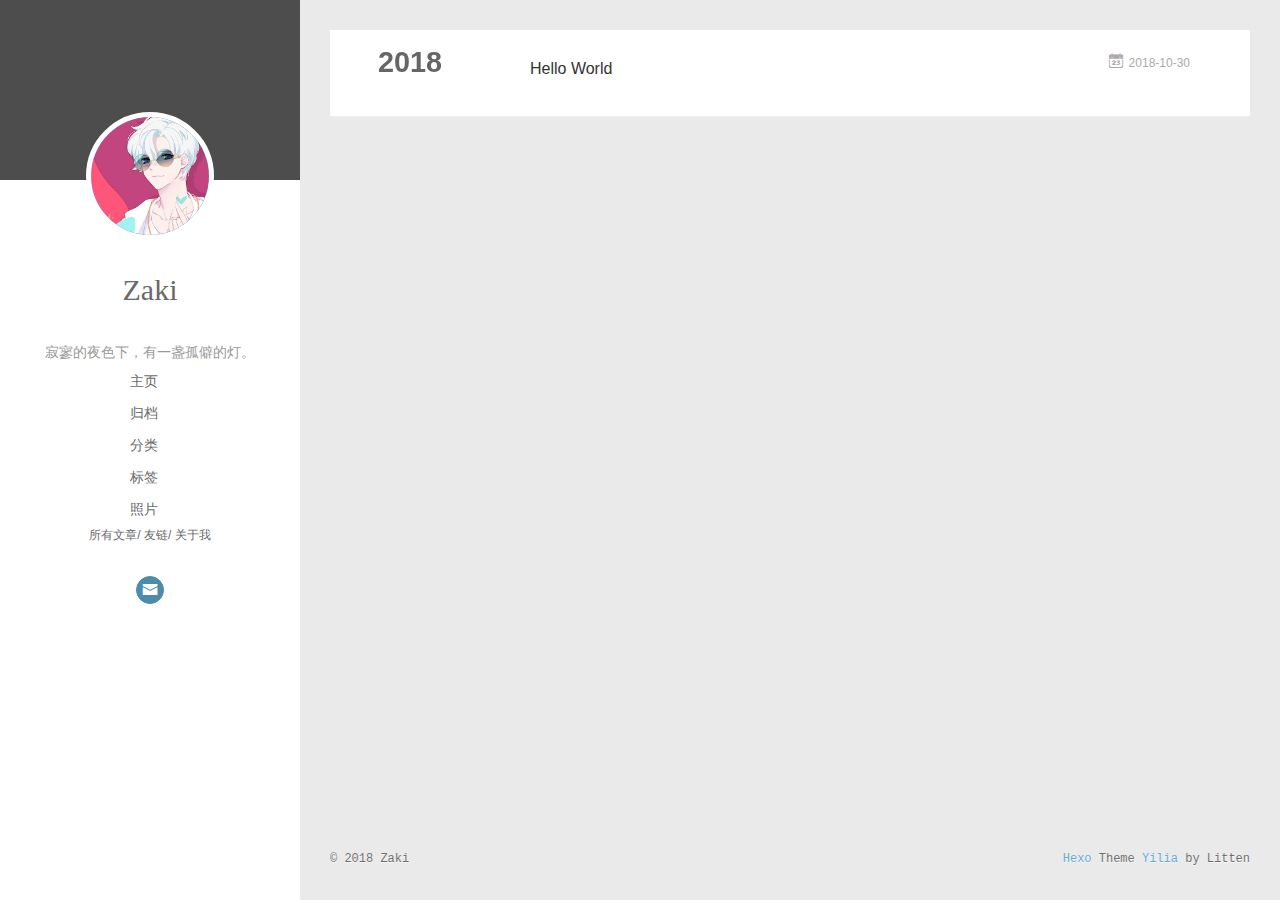
<file: archives/2018/10/index.html>
<!DOCTYPE html>
<html>
<head><meta name="generator" content="Hexo 3.8.0">
  <meta charset="utf-8">
  
  <meta name="renderer" content="webkit">
  <meta http-equiv="X-UA-Compatible" content="IE=edge">
  <link rel="dns-prefetch" href="http://yoursite.com">
  <title>Archives: 2018/10 | zaki的备忘录</title>
  <meta name="viewport" content="width=device-width, initial-scale=1, maximum-scale=1">
  <meta name="description" content="一只后端小码农，在奔向远方的途中。">
<meta name="keywords" content="后端,java,开发,程序,编程,代码,IT网站">
<meta property="og:type" content="website">
<meta property="og:title" content="zaki的备忘录">
<meta property="og:url" content="http://yoursite.com/archives/2018/10/index.html">
<meta property="og:site_name" content="zaki的备忘录">
<meta property="og:description" content="一只后端小码农，在奔向远方的途中。">
<meta property="og:locale" content="default">
<meta name="twitter:card" content="summary">
<meta name="twitter:title" content="zaki的备忘录">
<meta name="twitter:description" content="一只后端小码农，在奔向远方的途中。">
  
    <link rel="alternative" href="/atom.xml" title="zaki的备忘录" type="application/atom+xml">
  
  
    <link rel="icon" href="/img/favicon.ico">
  
  <link rel="stylesheet" type="text/css" href="/./main.0cf68a.css">
  <style type="text/css">
  
    #container.show {
      background: linear-gradient(200deg,#a0cfe4,#e8c37e);
    }
  </style>
  

  

</head>
</html>
<body>
  <div id="container" q-class="show:isCtnShow">
    <canvas id="anm-canvas" class="anm-canvas"></canvas>
    <div class="left-col" q-class="show:isShow">
      
<div class="overlay" style="background: #4d4d4d"></div>
<div class="intrude-less">
	<header id="header" class="inner">
		<a href="/" class="profilepic">
			<img src="/img/tx.jpeg" class="js-avatar">
		</a>
		<hgroup>
		  <h1 class="header-author"><a href="/">Zaki</a></h1>
		</hgroup>
		
		<p class="header-subtitle">寂寥的夜色下，有一盏孤僻的灯。</p>
		

		<nav class="header-menu">
			<ul>
			
				<li><a href="/">主页</a></li>
	        
				<li><a href="/archives/index.html">归档</a></li>
	        
				<li><a href="/categories">分类</a></li>
	        
				<li><a href="/tags">标签</a></li>
	        
				<li><a href="/instagram">照片</a></li>
	        
			</ul>
		</nav>
		<nav class="header-smart-menu">
    		
    			
    			<a q-on="click: openSlider(e, 'innerArchive')" href="javascript:void(0)">所有文章</a>
    			
            
    			
    			<a q-on="click: openSlider(e, 'friends')" href="javascript:void(0)">友链</a>
    			
            
    			
    			<a q-on="click: openSlider(e, 'aboutme')" href="javascript:void(0)">关于我</a>
    			
            
		</nav>
		<nav class="header-nav">
			<div class="social">
				
					<a class="mail" target="_blank" href="mailto:ovo.idea@aliyun.com" title="mail"><i class="icon-mail"></i></a>
		        
			</div>
		</nav>
		<div style="margin-top:60px;width:85%">			
			<iframe frameborder="no" border="0" marginwidth="0" marginheight="0" width="250" height="49" src="//music.163.com/outchain/player?type=0&id=2505768467&auto=1&height=32"></iframe>
		</div>
	</header>	

</div>

    </div>
    <div class="mid-col" q-class="show:isShow,hide:isShow|isFalse">
      
<nav id="mobile-nav">
  	<div class="overlay js-overlay" style="background: #4d4d4d"></div>
	<div class="btnctn js-mobile-btnctn">
  		<div class="slider-trigger list" q-on="click: openSlider(e)"><i class="icon icon-sort"></i></div>
	</div>
	<div class="intrude-less">
		<header id="header" class="inner">
			<div class="profilepic">
				<img src="/img/tx.jpeg" class="js-avatar">
			</div>
			<hgroup>
			  <h1 class="header-author js-header-author">Zaki</h1>
			</hgroup>
			
			<p class="header-subtitle"><i class="icon icon-quo-left"></i>寂寥的夜色下，有一盏孤僻的灯。<i class="icon icon-quo-right"></i></p>
			
			
			
				
			
				
			
				
			
				
			
				
			
			
			
			<nav class="header-nav">
				<div class="social">
					
						<a class="mail" target="_blank" href="mailto:ovo.idea@aliyun.com" title="mail"><i class="icon-mail"></i></a>
			        
				</div>
			</nav>

			<nav class="header-menu js-header-menu">
				<ul style="width: 70%">
				
				
					<li style="width: 20%"><a href="/">主页</a></li>
		        
					<li style="width: 20%"><a href="/archives/index.html">归档</a></li>
		        
					<li style="width: 20%"><a href="/categories">分类</a></li>
		        
					<li style="width: 20%"><a href="/tags">标签</a></li>
		        
					<li style="width: 20%"><a href="/instagram">照片</a></li>
		        
				</ul>
			</nav>
		</header>				
	</div>
	<div class="mobile-mask" style="display:none" q-show="isShow"></div>
</nav>

      <div id="wrapper" class="body-wrap">
        <div class="menu-l">
          <div class="canvas-wrap">
            <canvas data-colors="#eaeaea" data-sectionHeight="100" data-contentId="js-content" id="myCanvas1" class="anm-canvas"></canvas>
          </div>
          <div id="js-content" class="content-ll">
            
  
  
    
    
      
      
      <section class="archives-wrap">
        <div class="archive-year-wrap">
          <a href="/archives/2018" class="archive-year">2018</a>
        </div>
        <div class="archives">
    
    <article class="archive-article archive-type-post">
  <div class="archive-article-inner">
    <header class="archive-article-header">
      	<div class="article-meta">
	      	<a href="/2018/10/30/hello-world/" class="archive-article-date">
  	<time datetime="2018-10-30T13:20:47.500Z" itemprop="datePublished"><i class="icon-calendar icon"></i>2018-10-30</time>
</a>
        </div>
    	 
  
    <h1 itemprop="name">
      <a class="archive-article-title" href="/2018/10/30/hello-world/">Hello World</a>
    </h1>
  

        <div class="article-info info-on-right">
          
          

        </div>
        <div class="clearfix"></div>
    </header>
  </div>
</article>
  
  
    </div></section>
  

    


          </div>
        </div>
      </div>
      <footer id="footer">
  <div class="outer">
    <div id="footer-info">
    	<div class="footer-left">
    		&copy; 2018 Zaki
    	</div>
      	<div class="footer-right">
      		<a href="http://hexo.io/" target="_blank">Hexo</a>  Theme <a href="https://github.com/litten/hexo-theme-yilia" target="_blank">Yilia</a> by Litten
      	</div>
    </div>
  </div>
</footer>
    </div>
    <script>
	var yiliaConfig = {
		mathjax: false,
		isHome: false,
		isPost: false,
		isArchive: true,
		isTag: false,
		isCategory: false,
		open_in_new: false,
		toc_hide_index: true,
		root: "/",
		innerArchive: true,
		showTags: false
	}
</script>

<script>!function(t){function n(e){if(r[e])return r[e].exports;var i=r[e]={exports:{},id:e,loaded:!1};return t[e].call(i.exports,i,i.exports,n),i.loaded=!0,i.exports}var r={};n.m=t,n.c=r,n.p="./",n(0)}([function(t,n,r){r(195),t.exports=r(191)},function(t,n,r){var e=r(3),i=r(52),o=r(27),u=r(28),c=r(53),f="prototype",a=function(t,n,r){var s,l,h,v,p=t&a.F,d=t&a.G,y=t&a.S,g=t&a.P,b=t&a.B,m=d?e:y?e[n]||(e[n]={}):(e[n]||{})[f],x=d?i:i[n]||(i[n]={}),w=x[f]||(x[f]={});d&&(r=n);for(s in r)l=!p&&m&&void 0!==m[s],h=(l?m:r)[s],v=b&&l?c(h,e):g&&"function"==typeof h?c(Function.call,h):h,m&&u(m,s,h,t&a.U),x[s]!=h&&o(x,s,v),g&&w[s]!=h&&(w[s]=h)};e.core=i,a.F=1,a.G=2,a.S=4,a.P=8,a.B=16,a.W=32,a.U=64,a.R=128,t.exports=a},function(t,n,r){var e=r(6);t.exports=function(t){if(!e(t))throw TypeError(t+" is not an object!");return t}},function(t,n){var r=t.exports="undefined"!=typeof window&&window.Math==Math?window:"undefined"!=typeof self&&self.Math==Math?self:Function("return this")();"number"==typeof __g&&(__g=r)},function(t,n){t.exports=function(t){try{return!!t()}catch(t){return!0}}},function(t,n){var r=t.exports="undefined"!=typeof window&&window.Math==Math?window:"undefined"!=typeof self&&self.Math==Math?self:Function("return this")();"number"==typeof __g&&(__g=r)},function(t,n){t.exports=function(t){return"object"==typeof t?null!==t:"function"==typeof t}},function(t,n,r){var e=r(126)("wks"),i=r(76),o=r(3).Symbol,u="function"==typeof o;(t.exports=function(t){return e[t]||(e[t]=u&&o[t]||(u?o:i)("Symbol."+t))}).store=e},function(t,n){var r={}.hasOwnProperty;t.exports=function(t,n){return r.call(t,n)}},function(t,n,r){var e=r(94),i=r(33);t.exports=function(t){return e(i(t))}},function(t,n,r){t.exports=!r(4)(function(){return 7!=Object.defineProperty({},"a",{get:function(){return 7}}).a})},function(t,n,r){var e=r(2),i=r(167),o=r(50),u=Object.defineProperty;n.f=r(10)?Object.defineProperty:function(t,n,r){if(e(t),n=o(n,!0),e(r),i)try{return u(t,n,r)}catch(t){}if("get"in r||"set"in r)throw TypeError("Accessors not supported!");return"value"in r&&(t[n]=r.value),t}},function(t,n,r){t.exports=!r(18)(function(){return 7!=Object.defineProperty({},"a",{get:function(){return 7}}).a})},function(t,n,r){var e=r(14),i=r(22);t.exports=r(12)?function(t,n,r){return e.f(t,n,i(1,r))}:function(t,n,r){return t[n]=r,t}},function(t,n,r){var e=r(20),i=r(58),o=r(42),u=Object.defineProperty;n.f=r(12)?Object.defineProperty:function(t,n,r){if(e(t),n=o(n,!0),e(r),i)try{return u(t,n,r)}catch(t){}if("get"in r||"set"in r)throw TypeError("Accessors not supported!");return"value"in r&&(t[n]=r.value),t}},function(t,n,r){var e=r(40)("wks"),i=r(23),o=r(5).Symbol,u="function"==typeof o;(t.exports=function(t){return e[t]||(e[t]=u&&o[t]||(u?o:i)("Symbol."+t))}).store=e},function(t,n,r){var e=r(67),i=Math.min;t.exports=function(t){return t>0?i(e(t),9007199254740991):0}},function(t,n,r){var e=r(46);t.exports=function(t){return Object(e(t))}},function(t,n){t.exports=function(t){try{return!!t()}catch(t){return!0}}},function(t,n,r){var e=r(63),i=r(34);t.exports=Object.keys||function(t){return e(t,i)}},function(t,n,r){var e=r(21);t.exports=function(t){if(!e(t))throw TypeError(t+" is not an object!");return t}},function(t,n){t.exports=function(t){return"object"==typeof t?null!==t:"function"==typeof t}},function(t,n){t.exports=function(t,n){return{enumerable:!(1&t),configurable:!(2&t),writable:!(4&t),value:n}}},function(t,n){var r=0,e=Math.random();t.exports=function(t){return"Symbol(".concat(void 0===t?"":t,")_",(++r+e).toString(36))}},function(t,n){var r={}.hasOwnProperty;t.exports=function(t,n){return r.call(t,n)}},function(t,n){var r=t.exports={version:"2.4.0"};"number"==typeof __e&&(__e=r)},function(t,n){t.exports=function(t){if("function"!=typeof t)throw TypeError(t+" is not a function!");return t}},function(t,n,r){var e=r(11),i=r(66);t.exports=r(10)?function(t,n,r){return e.f(t,n,i(1,r))}:function(t,n,r){return t[n]=r,t}},function(t,n,r){var e=r(3),i=r(27),o=r(24),u=r(76)("src"),c="toString",f=Function[c],a=(""+f).split(c);r(52).inspectSource=function(t){return f.call(t)},(t.exports=function(t,n,r,c){var f="function"==typeof r;f&&(o(r,"name")||i(r,"name",n)),t[n]!==r&&(f&&(o(r,u)||i(r,u,t[n]?""+t[n]:a.join(String(n)))),t===e?t[n]=r:c?t[n]?t[n]=r:i(t,n,r):(delete t[n],i(t,n,r)))})(Function.prototype,c,function(){return"function"==typeof this&&this[u]||f.call(this)})},function(t,n,r){var e=r(1),i=r(4),o=r(46),u=function(t,n,r,e){var i=String(o(t)),u="<"+n;return""!==r&&(u+=" "+r+'="'+String(e).replace(/"/g,"&quot;")+'"'),u+">"+i+"</"+n+">"};t.exports=function(t,n){var r={};r[t]=n(u),e(e.P+e.F*i(function(){var n=""[t]('"');return n!==n.toLowerCase()||n.split('"').length>3}),"String",r)}},function(t,n,r){var e=r(115),i=r(46);t.exports=function(t){return e(i(t))}},function(t,n,r){var e=r(116),i=r(66),o=r(30),u=r(50),c=r(24),f=r(167),a=Object.getOwnPropertyDescriptor;n.f=r(10)?a:function(t,n){if(t=o(t),n=u(n,!0),f)try{return a(t,n)}catch(t){}if(c(t,n))return i(!e.f.call(t,n),t[n])}},function(t,n,r){var e=r(24),i=r(17),o=r(145)("IE_PROTO"),u=Object.prototype;t.exports=Object.getPrototypeOf||function(t){return t=i(t),e(t,o)?t[o]:"function"==typeof t.constructor&&t instanceof t.constructor?t.constructor.prototype:t instanceof Object?u:null}},function(t,n){t.exports=function(t){if(void 0==t)throw TypeError("Can't call method on  "+t);return t}},function(t,n){t.exports="constructor,hasOwnProperty,isPrototypeOf,propertyIsEnumerable,toLocaleString,toString,valueOf".split(",")},function(t,n){t.exports={}},function(t,n){t.exports=!0},function(t,n){n.f={}.propertyIsEnumerable},function(t,n,r){var e=r(14).f,i=r(8),o=r(15)("toStringTag");t.exports=function(t,n,r){t&&!i(t=r?t:t.prototype,o)&&e(t,o,{configurable:!0,value:n})}},function(t,n,r){var e=r(40)("keys"),i=r(23);t.exports=function(t){return e[t]||(e[t]=i(t))}},function(t,n,r){var e=r(5),i="__core-js_shared__",o=e[i]||(e[i]={});t.exports=function(t){return o[t]||(o[t]={})}},function(t,n){var r=Math.ceil,e=Math.floor;t.exports=function(t){return isNaN(t=+t)?0:(t>0?e:r)(t)}},function(t,n,r){var e=r(21);t.exports=function(t,n){if(!e(t))return t;var r,i;if(n&&"function"==typeof(r=t.toString)&&!e(i=r.call(t)))return i;if("function"==typeof(r=t.valueOf)&&!e(i=r.call(t)))return i;if(!n&&"function"==typeof(r=t.toString)&&!e(i=r.call(t)))return i;throw TypeError("Can't convert object to primitive value")}},function(t,n,r){var e=r(5),i=r(25),o=r(36),u=r(44),c=r(14).f;t.exports=function(t){var n=i.Symbol||(i.Symbol=o?{}:e.Symbol||{});"_"==t.charAt(0)||t in n||c(n,t,{value:u.f(t)})}},function(t,n,r){n.f=r(15)},function(t,n){var r={}.toString;t.exports=function(t){return r.call(t).slice(8,-1)}},function(t,n){t.exports=function(t){if(void 0==t)throw TypeError("Can't call method on  "+t);return t}},function(t,n,r){var e=r(4);t.exports=function(t,n){return!!t&&e(function(){n?t.call(null,function(){},1):t.call(null)})}},function(t,n,r){var e=r(53),i=r(115),o=r(17),u=r(16),c=r(203);t.exports=function(t,n){var r=1==t,f=2==t,a=3==t,s=4==t,l=6==t,h=5==t||l,v=n||c;return function(n,c,p){for(var d,y,g=o(n),b=i(g),m=e(c,p,3),x=u(b.length),w=0,S=r?v(n,x):f?v(n,0):void 0;x>w;w++)if((h||w in b)&&(d=b[w],y=m(d,w,g),t))if(r)S[w]=y;else if(y)switch(t){case 3:return!0;case 5:return d;case 6:return w;case 2:S.push(d)}else if(s)return!1;return l?-1:a||s?s:S}}},function(t,n,r){var e=r(1),i=r(52),o=r(4);t.exports=function(t,n){var r=(i.Object||{})[t]||Object[t],u={};u[t]=n(r),e(e.S+e.F*o(function(){r(1)}),"Object",u)}},function(t,n,r){var e=r(6);t.exports=function(t,n){if(!e(t))return t;var r,i;if(n&&"function"==typeof(r=t.toString)&&!e(i=r.call(t)))return i;if("function"==typeof(r=t.valueOf)&&!e(i=r.call(t)))return i;if(!n&&"function"==typeof(r=t.toString)&&!e(i=r.call(t)))return i;throw TypeError("Can't convert object to primitive value")}},function(t,n,r){var e=r(5),i=r(25),o=r(91),u=r(13),c="prototype",f=function(t,n,r){var a,s,l,h=t&f.F,v=t&f.G,p=t&f.S,d=t&f.P,y=t&f.B,g=t&f.W,b=v?i:i[n]||(i[n]={}),m=b[c],x=v?e:p?e[n]:(e[n]||{})[c];v&&(r=n);for(a in r)(s=!h&&x&&void 0!==x[a])&&a in b||(l=s?x[a]:r[a],b[a]=v&&"function"!=typeof x[a]?r[a]:y&&s?o(l,e):g&&x[a]==l?function(t){var n=function(n,r,e){if(this instanceof t){switch(arguments.length){case 0:return new t;case 1:return new t(n);case 2:return new t(n,r)}return new t(n,r,e)}return t.apply(this,arguments)};return n[c]=t[c],n}(l):d&&"function"==typeof l?o(Function.call,l):l,d&&((b.virtual||(b.virtual={}))[a]=l,t&f.R&&m&&!m[a]&&u(m,a,l)))};f.F=1,f.G=2,f.S=4,f.P=8,f.B=16,f.W=32,f.U=64,f.R=128,t.exports=f},function(t,n){var r=t.exports={version:"2.4.0"};"number"==typeof __e&&(__e=r)},function(t,n,r){var e=r(26);t.exports=function(t,n,r){if(e(t),void 0===n)return t;switch(r){case 1:return function(r){return t.call(n,r)};case 2:return function(r,e){return t.call(n,r,e)};case 3:return function(r,e,i){return t.call(n,r,e,i)}}return function(){return t.apply(n,arguments)}}},function(t,n,r){var e=r(183),i=r(1),o=r(126)("metadata"),u=o.store||(o.store=new(r(186))),c=function(t,n,r){var i=u.get(t);if(!i){if(!r)return;u.set(t,i=new e)}var o=i.get(n);if(!o){if(!r)return;i.set(n,o=new e)}return o},f=function(t,n,r){var e=c(n,r,!1);return void 0!==e&&e.has(t)},a=function(t,n,r){var e=c(n,r,!1);return void 0===e?void 0:e.get(t)},s=function(t,n,r,e){c(r,e,!0).set(t,n)},l=function(t,n){var r=c(t,n,!1),e=[];return r&&r.forEach(function(t,n){e.push(n)}),e},h=function(t){return void 0===t||"symbol"==typeof t?t:String(t)},v=function(t){i(i.S,"Reflect",t)};t.exports={store:u,map:c,has:f,get:a,set:s,keys:l,key:h,exp:v}},function(t,n,r){"use strict";if(r(10)){var e=r(69),i=r(3),o=r(4),u=r(1),c=r(127),f=r(152),a=r(53),s=r(68),l=r(66),h=r(27),v=r(73),p=r(67),d=r(16),y=r(75),g=r(50),b=r(24),m=r(180),x=r(114),w=r(6),S=r(17),_=r(137),O=r(70),E=r(32),P=r(71).f,j=r(154),F=r(76),M=r(7),A=r(48),N=r(117),T=r(146),I=r(155),k=r(80),L=r(123),R=r(74),C=r(130),D=r(160),U=r(11),W=r(31),G=U.f,B=W.f,V=i.RangeError,z=i.TypeError,q=i.Uint8Array,K="ArrayBuffer",J="Shared"+K,Y="BYTES_PER_ELEMENT",H="prototype",$=Array[H],X=f.ArrayBuffer,Q=f.DataView,Z=A(0),tt=A(2),nt=A(3),rt=A(4),et=A(5),it=A(6),ot=N(!0),ut=N(!1),ct=I.values,ft=I.keys,at=I.entries,st=$.lastIndexOf,lt=$.reduce,ht=$.reduceRight,vt=$.join,pt=$.sort,dt=$.slice,yt=$.toString,gt=$.toLocaleString,bt=M("iterator"),mt=M("toStringTag"),xt=F("typed_constructor"),wt=F("def_constructor"),St=c.CONSTR,_t=c.TYPED,Ot=c.VIEW,Et="Wrong length!",Pt=A(1,function(t,n){return Tt(T(t,t[wt]),n)}),jt=o(function(){return 1===new q(new Uint16Array([1]).buffer)[0]}),Ft=!!q&&!!q[H].set&&o(function(){new q(1).set({})}),Mt=function(t,n){if(void 0===t)throw z(Et);var r=+t,e=d(t);if(n&&!m(r,e))throw V(Et);return e},At=function(t,n){var r=p(t);if(r<0||r%n)throw V("Wrong offset!");return r},Nt=function(t){if(w(t)&&_t in t)return t;throw z(t+" is not a typed array!")},Tt=function(t,n){if(!(w(t)&&xt in t))throw z("It is not a typed array constructor!");return new t(n)},It=function(t,n){return kt(T(t,t[wt]),n)},kt=function(t,n){for(var r=0,e=n.length,i=Tt(t,e);e>r;)i[r]=n[r++];return i},Lt=function(t,n,r){G(t,n,{get:function(){return this._d[r]}})},Rt=function(t){var n,r,e,i,o,u,c=S(t),f=arguments.length,s=f>1?arguments[1]:void 0,l=void 0!==s,h=j(c);if(void 0!=h&&!_(h)){for(u=h.call(c),e=[],n=0;!(o=u.next()).done;n++)e.push(o.value);c=e}for(l&&f>2&&(s=a(s,arguments[2],2)),n=0,r=d(c.length),i=Tt(this,r);r>n;n++)i[n]=l?s(c[n],n):c[n];return i},Ct=function(){for(var t=0,n=arguments.length,r=Tt(this,n);n>t;)r[t]=arguments[t++];return r},Dt=!!q&&o(function(){gt.call(new q(1))}),Ut=function(){return gt.apply(Dt?dt.call(Nt(this)):Nt(this),arguments)},Wt={copyWithin:function(t,n){return D.call(Nt(this),t,n,arguments.length>2?arguments[2]:void 0)},every:function(t){return rt(Nt(this),t,arguments.length>1?arguments[1]:void 0)},fill:function(t){return C.apply(Nt(this),arguments)},filter:function(t){return It(this,tt(Nt(this),t,arguments.length>1?arguments[1]:void 0))},find:function(t){return et(Nt(this),t,arguments.length>1?arguments[1]:void 0)},findIndex:function(t){return it(Nt(this),t,arguments.length>1?arguments[1]:void 0)},forEach:function(t){Z(Nt(this),t,arguments.length>1?arguments[1]:void 0)},indexOf:function(t){return ut(Nt(this),t,arguments.length>1?arguments[1]:void 0)},includes:function(t){return ot(Nt(this),t,arguments.length>1?arguments[1]:void 0)},join:function(t){return vt.apply(Nt(this),arguments)},lastIndexOf:function(t){return st.apply(Nt(this),arguments)},map:function(t){return Pt(Nt(this),t,arguments.length>1?arguments[1]:void 0)},reduce:function(t){return lt.apply(Nt(this),arguments)},reduceRight:function(t){return ht.apply(Nt(this),arguments)},reverse:function(){for(var t,n=this,r=Nt(n).length,e=Math.floor(r/2),i=0;i<e;)t=n[i],n[i++]=n[--r],n[r]=t;return n},some:function(t){return nt(Nt(this),t,arguments.length>1?arguments[1]:void 0)},sort:function(t){return pt.call(Nt(this),t)},subarray:function(t,n){var r=Nt(this),e=r.length,i=y(t,e);return new(T(r,r[wt]))(r.buffer,r.byteOffset+i*r.BYTES_PER_ELEMENT,d((void 0===n?e:y(n,e))-i))}},Gt=function(t,n){return It(this,dt.call(Nt(this),t,n))},Bt=function(t){Nt(this);var n=At(arguments[1],1),r=this.length,e=S(t),i=d(e.length),o=0;if(i+n>r)throw V(Et);for(;o<i;)this[n+o]=e[o++]},Vt={entries:function(){return at.call(Nt(this))},keys:function(){return ft.call(Nt(this))},values:function(){return ct.call(Nt(this))}},zt=function(t,n){return w(t)&&t[_t]&&"symbol"!=typeof n&&n in t&&String(+n)==String(n)},qt=function(t,n){return zt(t,n=g(n,!0))?l(2,t[n]):B(t,n)},Kt=function(t,n,r){return!(zt(t,n=g(n,!0))&&w(r)&&b(r,"value"))||b(r,"get")||b(r,"set")||r.configurable||b(r,"writable")&&!r.writable||b(r,"enumerable")&&!r.enumerable?G(t,n,r):(t[n]=r.value,t)};St||(W.f=qt,U.f=Kt),u(u.S+u.F*!St,"Object",{getOwnPropertyDescriptor:qt,defineProperty:Kt}),o(function(){yt.call({})})&&(yt=gt=function(){return vt.call(this)});var Jt=v({},Wt);v(Jt,Vt),h(Jt,bt,Vt.values),v(Jt,{slice:Gt,set:Bt,constructor:function(){},toString:yt,toLocaleString:Ut}),Lt(Jt,"buffer","b"),Lt(Jt,"byteOffset","o"),Lt(Jt,"byteLength","l"),Lt(Jt,"length","e"),G(Jt,mt,{get:function(){return this[_t]}}),t.exports=function(t,n,r,f){f=!!f;var a=t+(f?"Clamped":"")+"Array",l="Uint8Array"!=a,v="get"+t,p="set"+t,y=i[a],g=y||{},b=y&&E(y),m=!y||!c.ABV,S={},_=y&&y[H],j=function(t,r){var e=t._d;return e.v[v](r*n+e.o,jt)},F=function(t,r,e){var i=t._d;f&&(e=(e=Math.round(e))<0?0:e>255?255:255&e),i.v[p](r*n+i.o,e,jt)},M=function(t,n){G(t,n,{get:function(){return j(this,n)},set:function(t){return F(this,n,t)},enumerable:!0})};m?(y=r(function(t,r,e,i){s(t,y,a,"_d");var o,u,c,f,l=0,v=0;if(w(r)){if(!(r instanceof X||(f=x(r))==K||f==J))return _t in r?kt(y,r):Rt.call(y,r);o=r,v=At(e,n);var p=r.byteLength;if(void 0===i){if(p%n)throw V(Et);if((u=p-v)<0)throw V(Et)}else if((u=d(i)*n)+v>p)throw V(Et);c=u/n}else c=Mt(r,!0),u=c*n,o=new X(u);for(h(t,"_d",{b:o,o:v,l:u,e:c,v:new Q(o)});l<c;)M(t,l++)}),_=y[H]=O(Jt),h(_,"constructor",y)):L(function(t){new y(null),new y(t)},!0)||(y=r(function(t,r,e,i){s(t,y,a);var o;return w(r)?r instanceof X||(o=x(r))==K||o==J?void 0!==i?new g(r,At(e,n),i):void 0!==e?new g(r,At(e,n)):new g(r):_t in r?kt(y,r):Rt.call(y,r):new g(Mt(r,l))}),Z(b!==Function.prototype?P(g).concat(P(b)):P(g),function(t){t in y||h(y,t,g[t])}),y[H]=_,e||(_.constructor=y));var A=_[bt],N=!!A&&("values"==A.name||void 0==A.name),T=Vt.values;h(y,xt,!0),h(_,_t,a),h(_,Ot,!0),h(_,wt,y),(f?new y(1)[mt]==a:mt in _)||G(_,mt,{get:function(){return a}}),S[a]=y,u(u.G+u.W+u.F*(y!=g),S),u(u.S,a,{BYTES_PER_ELEMENT:n,from:Rt,of:Ct}),Y in _||h(_,Y,n),u(u.P,a,Wt),R(a),u(u.P+u.F*Ft,a,{set:Bt}),u(u.P+u.F*!N,a,Vt),u(u.P+u.F*(_.toString!=yt),a,{toString:yt}),u(u.P+u.F*o(function(){new y(1).slice()}),a,{slice:Gt}),u(u.P+u.F*(o(function(){return[1,2].toLocaleString()!=new y([1,2]).toLocaleString()})||!o(function(){_.toLocaleString.call([1,2])})),a,{toLocaleString:Ut}),k[a]=N?A:T,e||N||h(_,bt,T)}}else t.exports=function(){}},function(t,n){var r={}.toString;t.exports=function(t){return r.call(t).slice(8,-1)}},function(t,n,r){var e=r(21),i=r(5).document,o=e(i)&&e(i.createElement);t.exports=function(t){return o?i.createElement(t):{}}},function(t,n,r){t.exports=!r(12)&&!r(18)(function(){return 7!=Object.defineProperty(r(57)("div"),"a",{get:function(){return 7}}).a})},function(t,n,r){"use strict";var e=r(36),i=r(51),o=r(64),u=r(13),c=r(8),f=r(35),a=r(96),s=r(38),l=r(103),h=r(15)("iterator"),v=!([].keys&&"next"in[].keys()),p="keys",d="values",y=function(){return this};t.exports=function(t,n,r,g,b,m,x){a(r,n,g);var w,S,_,O=function(t){if(!v&&t in F)return F[t];switch(t){case p:case d:return function(){return new r(this,t)}}return function(){return new r(this,t)}},E=n+" Iterator",P=b==d,j=!1,F=t.prototype,M=F[h]||F["@@iterator"]||b&&F[b],A=M||O(b),N=b?P?O("entries"):A:void 0,T="Array"==n?F.entries||M:M;if(T&&(_=l(T.call(new t)))!==Object.prototype&&(s(_,E,!0),e||c(_,h)||u(_,h,y)),P&&M&&M.name!==d&&(j=!0,A=function(){return M.call(this)}),e&&!x||!v&&!j&&F[h]||u(F,h,A),f[n]=A,f[E]=y,b)if(w={values:P?A:O(d),keys:m?A:O(p),entries:N},x)for(S in w)S in F||o(F,S,w[S]);else i(i.P+i.F*(v||j),n,w);return w}},function(t,n,r){var e=r(20),i=r(100),o=r(34),u=r(39)("IE_PROTO"),c=function(){},f="prototype",a=function(){var t,n=r(57)("iframe"),e=o.length;for(n.style.display="none",r(93).appendChild(n),n.src="javascript:",t=n.contentWindow.document,t.open(),t.write("<script>document.F=Object<\/script>"),t.close(),a=t.F;e--;)delete a[f][o[e]];return a()};t.exports=Object.create||function(t,n){var r;return null!==t?(c[f]=e(t),r=new c,c[f]=null,r[u]=t):r=a(),void 0===n?r:i(r,n)}},function(t,n,r){var e=r(63),i=r(34).concat("length","prototype");n.f=Object.getOwnPropertyNames||function(t){return e(t,i)}},function(t,n){n.f=Object.getOwnPropertySymbols},function(t,n,r){var e=r(8),i=r(9),o=r(90)(!1),u=r(39)("IE_PROTO");t.exports=function(t,n){var r,c=i(t),f=0,a=[];for(r in c)r!=u&&e(c,r)&&a.push(r);for(;n.length>f;)e(c,r=n[f++])&&(~o(a,r)||a.push(r));return a}},function(t,n,r){t.exports=r(13)},function(t,n,r){var e=r(76)("meta"),i=r(6),o=r(24),u=r(11).f,c=0,f=Object.isExtensible||function(){return!0},a=!r(4)(function(){return f(Object.preventExtensions({}))}),s=function(t){u(t,e,{value:{i:"O"+ ++c,w:{}}})},l=function(t,n){if(!i(t))return"symbol"==typeof t?t:("string"==typeof t?"S":"P")+t;if(!o(t,e)){if(!f(t))return"F";if(!n)return"E";s(t)}return t[e].i},h=function(t,n){if(!o(t,e)){if(!f(t))return!0;if(!n)return!1;s(t)}return t[e].w},v=function(t){return a&&p.NEED&&f(t)&&!o(t,e)&&s(t),t},p=t.exports={KEY:e,NEED:!1,fastKey:l,getWeak:h,onFreeze:v}},function(t,n){t.exports=function(t,n){return{enumerable:!(1&t),configurable:!(2&t),writable:!(4&t),value:n}}},function(t,n){var r=Math.ceil,e=Math.floor;t.exports=function(t){return isNaN(t=+t)?0:(t>0?e:r)(t)}},function(t,n){t.exports=function(t,n,r,e){if(!(t instanceof n)||void 0!==e&&e in t)throw TypeError(r+": incorrect invocation!");return t}},function(t,n){t.exports=!1},function(t,n,r){var e=r(2),i=r(173),o=r(133),u=r(145)("IE_PROTO"),c=function(){},f="prototype",a=function(){var t,n=r(132)("iframe"),e=o.length;for(n.style.display="none",r(135).appendChild(n),n.src="javascript:",t=n.contentWindow.document,t.open(),t.write("<script>document.F=Object<\/script>"),t.close(),a=t.F;e--;)delete a[f][o[e]];return a()};t.exports=Object.create||function(t,n){var r;return null!==t?(c[f]=e(t),r=new c,c[f]=null,r[u]=t):r=a(),void 0===n?r:i(r,n)}},function(t,n,r){var e=r(175),i=r(133).concat("length","prototype");n.f=Object.getOwnPropertyNames||function(t){return e(t,i)}},function(t,n,r){var e=r(175),i=r(133);t.exports=Object.keys||function(t){return e(t,i)}},function(t,n,r){var e=r(28);t.exports=function(t,n,r){for(var i in n)e(t,i,n[i],r);return t}},function(t,n,r){"use strict";var e=r(3),i=r(11),o=r(10),u=r(7)("species");t.exports=function(t){var n=e[t];o&&n&&!n[u]&&i.f(n,u,{configurable:!0,get:function(){return this}})}},function(t,n,r){var e=r(67),i=Math.max,o=Math.min;t.exports=function(t,n){return t=e(t),t<0?i(t+n,0):o(t,n)}},function(t,n){var r=0,e=Math.random();t.exports=function(t){return"Symbol(".concat(void 0===t?"":t,")_",(++r+e).toString(36))}},function(t,n,r){var e=r(33);t.exports=function(t){return Object(e(t))}},function(t,n,r){var e=r(7)("unscopables"),i=Array.prototype;void 0==i[e]&&r(27)(i,e,{}),t.exports=function(t){i[e][t]=!0}},function(t,n,r){var e=r(53),i=r(169),o=r(137),u=r(2),c=r(16),f=r(154),a={},s={},n=t.exports=function(t,n,r,l,h){var v,p,d,y,g=h?function(){return t}:f(t),b=e(r,l,n?2:1),m=0;if("function"!=typeof g)throw TypeError(t+" is not iterable!");if(o(g)){for(v=c(t.length);v>m;m++)if((y=n?b(u(p=t[m])[0],p[1]):b(t[m]))===a||y===s)return y}else for(d=g.call(t);!(p=d.next()).done;)if((y=i(d,b,p.value,n))===a||y===s)return y};n.BREAK=a,n.RETURN=s},function(t,n){t.exports={}},function(t,n,r){var e=r(11).f,i=r(24),o=r(7)("toStringTag");t.exports=function(t,n,r){t&&!i(t=r?t:t.prototype,o)&&e(t,o,{configurable:!0,value:n})}},function(t,n,r){var e=r(1),i=r(46),o=r(4),u=r(150),c="["+u+"]",f="​",a=RegExp("^"+c+c+"*"),s=RegExp(c+c+"*$"),l=function(t,n,r){var i={},c=o(function(){return!!u[t]()||f[t]()!=f}),a=i[t]=c?n(h):u[t];r&&(i[r]=a),e(e.P+e.F*c,"String",i)},h=l.trim=function(t,n){return t=String(i(t)),1&n&&(t=t.replace(a,"")),2&n&&(t=t.replace(s,"")),t};t.exports=l},function(t,n,r){t.exports={default:r(86),__esModule:!0}},function(t,n,r){t.exports={default:r(87),__esModule:!0}},function(t,n,r){"use strict";function e(t){return t&&t.__esModule?t:{default:t}}n.__esModule=!0;var i=r(84),o=e(i),u=r(83),c=e(u),f="function"==typeof c.default&&"symbol"==typeof o.default?function(t){return typeof t}:function(t){return t&&"function"==typeof c.default&&t.constructor===c.default&&t!==c.default.prototype?"symbol":typeof t};n.default="function"==typeof c.default&&"symbol"===f(o.default)?function(t){return void 0===t?"undefined":f(t)}:function(t){return t&&"function"==typeof c.default&&t.constructor===c.default&&t!==c.default.prototype?"symbol":void 0===t?"undefined":f(t)}},function(t,n,r){r(110),r(108),r(111),r(112),t.exports=r(25).Symbol},function(t,n,r){r(109),r(113),t.exports=r(44).f("iterator")},function(t,n){t.exports=function(t){if("function"!=typeof t)throw TypeError(t+" is not a function!");return t}},function(t,n){t.exports=function(){}},function(t,n,r){var e=r(9),i=r(106),o=r(105);t.exports=function(t){return function(n,r,u){var c,f=e(n),a=i(f.length),s=o(u,a);if(t&&r!=r){for(;a>s;)if((c=f[s++])!=c)return!0}else for(;a>s;s++)if((t||s in f)&&f[s]===r)return t||s||0;return!t&&-1}}},function(t,n,r){var e=r(88);t.exports=function(t,n,r){if(e(t),void 0===n)return t;switch(r){case 1:return function(r){return t.call(n,r)};case 2:return function(r,e){return t.call(n,r,e)};case 3:return function(r,e,i){return t.call(n,r,e,i)}}return function(){return t.apply(n,arguments)}}},function(t,n,r){var e=r(19),i=r(62),o=r(37);t.exports=function(t){var n=e(t),r=i.f;if(r)for(var u,c=r(t),f=o.f,a=0;c.length>a;)f.call(t,u=c[a++])&&n.push(u);return n}},function(t,n,r){t.exports=r(5).document&&document.documentElement},function(t,n,r){var e=r(56);t.exports=Object("z").propertyIsEnumerable(0)?Object:function(t){return"String"==e(t)?t.split(""):Object(t)}},function(t,n,r){var e=r(56);t.exports=Array.isArray||function(t){return"Array"==e(t)}},function(t,n,r){"use strict";var e=r(60),i=r(22),o=r(38),u={};r(13)(u,r(15)("iterator"),function(){return this}),t.exports=function(t,n,r){t.prototype=e(u,{next:i(1,r)}),o(t,n+" Iterator")}},function(t,n){t.exports=function(t,n){return{value:n,done:!!t}}},function(t,n,r){var e=r(19),i=r(9);t.exports=function(t,n){for(var r,o=i(t),u=e(o),c=u.length,f=0;c>f;)if(o[r=u[f++]]===n)return r}},function(t,n,r){var e=r(23)("meta"),i=r(21),o=r(8),u=r(14).f,c=0,f=Object.isExtensible||function(){return!0},a=!r(18)(function(){return f(Object.preventExtensions({}))}),s=function(t){u(t,e,{value:{i:"O"+ ++c,w:{}}})},l=function(t,n){if(!i(t))return"symbol"==typeof t?t:("string"==typeof t?"S":"P")+t;if(!o(t,e)){if(!f(t))return"F";if(!n)return"E";s(t)}return t[e].i},h=function(t,n){if(!o(t,e)){if(!f(t))return!0;if(!n)return!1;s(t)}return t[e].w},v=function(t){return a&&p.NEED&&f(t)&&!o(t,e)&&s(t),t},p=t.exports={KEY:e,NEED:!1,fastKey:l,getWeak:h,onFreeze:v}},function(t,n,r){var e=r(14),i=r(20),o=r(19);t.exports=r(12)?Object.defineProperties:function(t,n){i(t);for(var r,u=o(n),c=u.length,f=0;c>f;)e.f(t,r=u[f++],n[r]);return t}},function(t,n,r){var e=r(37),i=r(22),o=r(9),u=r(42),c=r(8),f=r(58),a=Object.getOwnPropertyDescriptor;n.f=r(12)?a:function(t,n){if(t=o(t),n=u(n,!0),f)try{return a(t,n)}catch(t){}if(c(t,n))return i(!e.f.call(t,n),t[n])}},function(t,n,r){var e=r(9),i=r(61).f,o={}.toString,u="object"==typeof window&&window&&Object.getOwnPropertyNames?Object.getOwnPropertyNames(window):[],c=function(t){try{return i(t)}catch(t){return u.slice()}};t.exports.f=function(t){return u&&"[object Window]"==o.call(t)?c(t):i(e(t))}},function(t,n,r){var e=r(8),i=r(77),o=r(39)("IE_PROTO"),u=Object.prototype;t.exports=Object.getPrototypeOf||function(t){return t=i(t),e(t,o)?t[o]:"function"==typeof t.constructor&&t instanceof t.constructor?t.constructor.prototype:t instanceof Object?u:null}},function(t,n,r){var e=r(41),i=r(33);t.exports=function(t){return function(n,r){var o,u,c=String(i(n)),f=e(r),a=c.length;return f<0||f>=a?t?"":void 0:(o=c.charCodeAt(f),o<55296||o>56319||f+1===a||(u=c.charCodeAt(f+1))<56320||u>57343?t?c.charAt(f):o:t?c.slice(f,f+2):u-56320+(o-55296<<10)+65536)}}},function(t,n,r){var e=r(41),i=Math.max,o=Math.min;t.exports=function(t,n){return t=e(t),t<0?i(t+n,0):o(t,n)}},function(t,n,r){var e=r(41),i=Math.min;t.exports=function(t){return t>0?i(e(t),9007199254740991):0}},function(t,n,r){"use strict";var e=r(89),i=r(97),o=r(35),u=r(9);t.exports=r(59)(Array,"Array",function(t,n){this._t=u(t),this._i=0,this._k=n},function(){var t=this._t,n=this._k,r=this._i++;return!t||r>=t.length?(this._t=void 0,i(1)):"keys"==n?i(0,r):"values"==n?i(0,t[r]):i(0,[r,t[r]])},"values"),o.Arguments=o.Array,e("keys"),e("values"),e("entries")},function(t,n){},function(t,n,r){"use strict";var e=r(104)(!0);r(59)(String,"String",function(t){this._t=String(t),this._i=0},function(){var t,n=this._t,r=this._i;return r>=n.length?{value:void 0,done:!0}:(t=e(n,r),this._i+=t.length,{value:t,done:!1})})},function(t,n,r){"use strict";var e=r(5),i=r(8),o=r(12),u=r(51),c=r(64),f=r(99).KEY,a=r(18),s=r(40),l=r(38),h=r(23),v=r(15),p=r(44),d=r(43),y=r(98),g=r(92),b=r(95),m=r(20),x=r(9),w=r(42),S=r(22),_=r(60),O=r(102),E=r(101),P=r(14),j=r(19),F=E.f,M=P.f,A=O.f,N=e.Symbol,T=e.JSON,I=T&&T.stringify,k="prototype",L=v("_hidden"),R=v("toPrimitive"),C={}.propertyIsEnumerable,D=s("symbol-registry"),U=s("symbols"),W=s("op-symbols"),G=Object[k],B="function"==typeof N,V=e.QObject,z=!V||!V[k]||!V[k].findChild,q=o&&a(function(){return 7!=_(M({},"a",{get:function(){return M(this,"a",{value:7}).a}})).a})?function(t,n,r){var e=F(G,n);e&&delete G[n],M(t,n,r),e&&t!==G&&M(G,n,e)}:M,K=function(t){var n=U[t]=_(N[k]);return n._k=t,n},J=B&&"symbol"==typeof N.iterator?function(t){return"symbol"==typeof t}:function(t){return t instanceof N},Y=function(t,n,r){return t===G&&Y(W,n,r),m(t),n=w(n,!0),m(r),i(U,n)?(r.enumerable?(i(t,L)&&t[L][n]&&(t[L][n]=!1),r=_(r,{enumerable:S(0,!1)})):(i(t,L)||M(t,L,S(1,{})),t[L][n]=!0),q(t,n,r)):M(t,n,r)},H=function(t,n){m(t);for(var r,e=g(n=x(n)),i=0,o=e.length;o>i;)Y(t,r=e[i++],n[r]);return t},$=function(t,n){return void 0===n?_(t):H(_(t),n)},X=function(t){var n=C.call(this,t=w(t,!0));return!(this===G&&i(U,t)&&!i(W,t))&&(!(n||!i(this,t)||!i(U,t)||i(this,L)&&this[L][t])||n)},Q=function(t,n){if(t=x(t),n=w(n,!0),t!==G||!i(U,n)||i(W,n)){var r=F(t,n);return!r||!i(U,n)||i(t,L)&&t[L][n]||(r.enumerable=!0),r}},Z=function(t){for(var n,r=A(x(t)),e=[],o=0;r.length>o;)i(U,n=r[o++])||n==L||n==f||e.push(n);return e},tt=function(t){for(var n,r=t===G,e=A(r?W:x(t)),o=[],u=0;e.length>u;)!i(U,n=e[u++])||r&&!i(G,n)||o.push(U[n]);return o};B||(N=function(){if(this instanceof N)throw TypeError("Symbol is not a constructor!");var t=h(arguments.length>0?arguments[0]:void 0),n=function(r){this===G&&n.call(W,r),i(this,L)&&i(this[L],t)&&(this[L][t]=!1),q(this,t,S(1,r))};return o&&z&&q(G,t,{configurable:!0,set:n}),K(t)},c(N[k],"toString",function(){return this._k}),E.f=Q,P.f=Y,r(61).f=O.f=Z,r(37).f=X,r(62).f=tt,o&&!r(36)&&c(G,"propertyIsEnumerable",X,!0),p.f=function(t){return K(v(t))}),u(u.G+u.W+u.F*!B,{Symbol:N});for(var nt="hasInstance,isConcatSpreadable,iterator,match,replace,search,species,split,toPrimitive,toStringTag,unscopables".split(","),rt=0;nt.length>rt;)v(nt[rt++]);for(var nt=j(v.store),rt=0;nt.length>rt;)d(nt[rt++]);u(u.S+u.F*!B,"Symbol",{for:function(t){return i(D,t+="")?D[t]:D[t]=N(t)},keyFor:function(t){if(J(t))return y(D,t);throw TypeError(t+" is not a symbol!")},useSetter:function(){z=!0},useSimple:function(){z=!1}}),u(u.S+u.F*!B,"Object",{create:$,defineProperty:Y,defineProperties:H,getOwnPropertyDescriptor:Q,getOwnPropertyNames:Z,getOwnPropertySymbols:tt}),T&&u(u.S+u.F*(!B||a(function(){var t=N();return"[null]"!=I([t])||"{}"!=I({a:t})||"{}"!=I(Object(t))})),"JSON",{stringify:function(t){if(void 0!==t&&!J(t)){for(var n,r,e=[t],i=1;arguments.length>i;)e.push(arguments[i++]);return n=e[1],"function"==typeof n&&(r=n),!r&&b(n)||(n=function(t,n){if(r&&(n=r.call(this,t,n)),!J(n))return n}),e[1]=n,I.apply(T,e)}}}),N[k][R]||r(13)(N[k],R,N[k].valueOf),l(N,"Symbol"),l(Math,"Math",!0),l(e.JSON,"JSON",!0)},function(t,n,r){r(43)("asyncIterator")},function(t,n,r){r(43)("observable")},function(t,n,r){r(107);for(var e=r(5),i=r(13),o=r(35),u=r(15)("toStringTag"),c=["NodeList","DOMTokenList","MediaList","StyleSheetList","CSSRuleList"],f=0;f<5;f++){var a=c[f],s=e[a],l=s&&s.prototype;l&&!l[u]&&i(l,u,a),o[a]=o.Array}},function(t,n,r){var e=r(45),i=r(7)("toStringTag"),o="Arguments"==e(function(){return arguments}()),u=function(t,n){try{return t[n]}catch(t){}};t.exports=function(t){var n,r,c;return void 0===t?"Undefined":null===t?"Null":"string"==typeof(r=u(n=Object(t),i))?r:o?e(n):"Object"==(c=e(n))&&"function"==typeof n.callee?"Arguments":c}},function(t,n,r){var e=r(45);t.exports=Object("z").propertyIsEnumerable(0)?Object:function(t){return"String"==e(t)?t.split(""):Object(t)}},function(t,n){n.f={}.propertyIsEnumerable},function(t,n,r){var e=r(30),i=r(16),o=r(75);t.exports=function(t){return function(n,r,u){var c,f=e(n),a=i(f.length),s=o(u,a);if(t&&r!=r){for(;a>s;)if((c=f[s++])!=c)return!0}else for(;a>s;s++)if((t||s in f)&&f[s]===r)return t||s||0;return!t&&-1}}},function(t,n,r){"use strict";var e=r(3),i=r(1),o=r(28),u=r(73),c=r(65),f=r(79),a=r(68),s=r(6),l=r(4),h=r(123),v=r(81),p=r(136);t.exports=function(t,n,r,d,y,g){var b=e[t],m=b,x=y?"set":"add",w=m&&m.prototype,S={},_=function(t){var n=w[t];o(w,t,"delete"==t?function(t){return!(g&&!s(t))&&n.call(this,0===t?0:t)}:"has"==t?function(t){return!(g&&!s(t))&&n.call(this,0===t?0:t)}:"get"==t?function(t){return g&&!s(t)?void 0:n.call(this,0===t?0:t)}:"add"==t?function(t){return n.call(this,0===t?0:t),this}:function(t,r){return n.call(this,0===t?0:t,r),this})};if("function"==typeof m&&(g||w.forEach&&!l(function(){(new m).entries().next()}))){var O=new m,E=O[x](g?{}:-0,1)!=O,P=l(function(){O.has(1)}),j=h(function(t){new m(t)}),F=!g&&l(function(){for(var t=new m,n=5;n--;)t[x](n,n);return!t.has(-0)});j||(m=n(function(n,r){a(n,m,t);var e=p(new b,n,m);return void 0!=r&&f(r,y,e[x],e),e}),m.prototype=w,w.constructor=m),(P||F)&&(_("delete"),_("has"),y&&_("get")),(F||E)&&_(x),g&&w.clear&&delete w.clear}else m=d.getConstructor(n,t,y,x),u(m.prototype,r),c.NEED=!0;return v(m,t),S[t]=m,i(i.G+i.W+i.F*(m!=b),S),g||d.setStrong(m,t,y),m}},function(t,n,r){"use strict";var e=r(27),i=r(28),o=r(4),u=r(46),c=r(7);t.exports=function(t,n,r){var f=c(t),a=r(u,f,""[t]),s=a[0],l=a[1];o(function(){var n={};return n[f]=function(){return 7},7!=""[t](n)})&&(i(String.prototype,t,s),e(RegExp.prototype,f,2==n?function(t,n){return l.call(t,this,n)}:function(t){return l.call(t,this)}))}
},function(t,n,r){"use strict";var e=r(2);t.exports=function(){var t=e(this),n="";return t.global&&(n+="g"),t.ignoreCase&&(n+="i"),t.multiline&&(n+="m"),t.unicode&&(n+="u"),t.sticky&&(n+="y"),n}},function(t,n){t.exports=function(t,n,r){var e=void 0===r;switch(n.length){case 0:return e?t():t.call(r);case 1:return e?t(n[0]):t.call(r,n[0]);case 2:return e?t(n[0],n[1]):t.call(r,n[0],n[1]);case 3:return e?t(n[0],n[1],n[2]):t.call(r,n[0],n[1],n[2]);case 4:return e?t(n[0],n[1],n[2],n[3]):t.call(r,n[0],n[1],n[2],n[3])}return t.apply(r,n)}},function(t,n,r){var e=r(6),i=r(45),o=r(7)("match");t.exports=function(t){var n;return e(t)&&(void 0!==(n=t[o])?!!n:"RegExp"==i(t))}},function(t,n,r){var e=r(7)("iterator"),i=!1;try{var o=[7][e]();o.return=function(){i=!0},Array.from(o,function(){throw 2})}catch(t){}t.exports=function(t,n){if(!n&&!i)return!1;var r=!1;try{var o=[7],u=o[e]();u.next=function(){return{done:r=!0}},o[e]=function(){return u},t(o)}catch(t){}return r}},function(t,n,r){t.exports=r(69)||!r(4)(function(){var t=Math.random();__defineSetter__.call(null,t,function(){}),delete r(3)[t]})},function(t,n){n.f=Object.getOwnPropertySymbols},function(t,n,r){var e=r(3),i="__core-js_shared__",o=e[i]||(e[i]={});t.exports=function(t){return o[t]||(o[t]={})}},function(t,n,r){for(var e,i=r(3),o=r(27),u=r(76),c=u("typed_array"),f=u("view"),a=!(!i.ArrayBuffer||!i.DataView),s=a,l=0,h="Int8Array,Uint8Array,Uint8ClampedArray,Int16Array,Uint16Array,Int32Array,Uint32Array,Float32Array,Float64Array".split(",");l<9;)(e=i[h[l++]])?(o(e.prototype,c,!0),o(e.prototype,f,!0)):s=!1;t.exports={ABV:a,CONSTR:s,TYPED:c,VIEW:f}},function(t,n){"use strict";var r={versions:function(){var t=window.navigator.userAgent;return{trident:t.indexOf("Trident")>-1,presto:t.indexOf("Presto")>-1,webKit:t.indexOf("AppleWebKit")>-1,gecko:t.indexOf("Gecko")>-1&&-1==t.indexOf("KHTML"),mobile:!!t.match(/AppleWebKit.*Mobile.*/),ios:!!t.match(/\(i[^;]+;( U;)? CPU.+Mac OS X/),android:t.indexOf("Android")>-1||t.indexOf("Linux")>-1,iPhone:t.indexOf("iPhone")>-1||t.indexOf("Mac")>-1,iPad:t.indexOf("iPad")>-1,webApp:-1==t.indexOf("Safari"),weixin:-1==t.indexOf("MicroMessenger")}}()};t.exports=r},function(t,n,r){"use strict";var e=r(85),i=function(t){return t&&t.__esModule?t:{default:t}}(e),o=function(){function t(t,n,e){return n||e?String.fromCharCode(n||e):r[t]||t}function n(t){return e[t]}var r={"&quot;":'"',"&lt;":"<","&gt;":">","&amp;":"&","&nbsp;":" "},e={};for(var u in r)e[r[u]]=u;return r["&apos;"]="'",e["'"]="&#39;",{encode:function(t){return t?(""+t).replace(/['<> "&]/g,n).replace(/\r?\n/g,"<br/>").replace(/\s/g,"&nbsp;"):""},decode:function(n){return n?(""+n).replace(/<br\s*\/?>/gi,"\n").replace(/&quot;|&lt;|&gt;|&amp;|&nbsp;|&apos;|&#(\d+);|&#(\d+)/g,t).replace(/\u00a0/g," "):""},encodeBase16:function(t){if(!t)return t;t+="";for(var n=[],r=0,e=t.length;e>r;r++)n.push(t.charCodeAt(r).toString(16).toUpperCase());return n.join("")},encodeBase16forJSON:function(t){if(!t)return t;t=t.replace(/[\u4E00-\u9FBF]/gi,function(t){return escape(t).replace("%u","\\u")});for(var n=[],r=0,e=t.length;e>r;r++)n.push(t.charCodeAt(r).toString(16).toUpperCase());return n.join("")},decodeBase16:function(t){if(!t)return t;t+="";for(var n=[],r=0,e=t.length;e>r;r+=2)n.push(String.fromCharCode("0x"+t.slice(r,r+2)));return n.join("")},encodeObject:function(t){if(t instanceof Array)for(var n=0,r=t.length;r>n;n++)t[n]=o.encodeObject(t[n]);else if("object"==(void 0===t?"undefined":(0,i.default)(t)))for(var e in t)t[e]=o.encodeObject(t[e]);else if("string"==typeof t)return o.encode(t);return t},loadScript:function(t){var n=document.createElement("script");document.getElementsByTagName("body")[0].appendChild(n),n.setAttribute("src",t)},addLoadEvent:function(t){var n=window.onload;"function"!=typeof window.onload?window.onload=t:window.onload=function(){n(),t()}}}}();t.exports=o},function(t,n,r){"use strict";var e=r(17),i=r(75),o=r(16);t.exports=function(t){for(var n=e(this),r=o(n.length),u=arguments.length,c=i(u>1?arguments[1]:void 0,r),f=u>2?arguments[2]:void 0,a=void 0===f?r:i(f,r);a>c;)n[c++]=t;return n}},function(t,n,r){"use strict";var e=r(11),i=r(66);t.exports=function(t,n,r){n in t?e.f(t,n,i(0,r)):t[n]=r}},function(t,n,r){var e=r(6),i=r(3).document,o=e(i)&&e(i.createElement);t.exports=function(t){return o?i.createElement(t):{}}},function(t,n){t.exports="constructor,hasOwnProperty,isPrototypeOf,propertyIsEnumerable,toLocaleString,toString,valueOf".split(",")},function(t,n,r){var e=r(7)("match");t.exports=function(t){var n=/./;try{"/./"[t](n)}catch(r){try{return n[e]=!1,!"/./"[t](n)}catch(t){}}return!0}},function(t,n,r){t.exports=r(3).document&&document.documentElement},function(t,n,r){var e=r(6),i=r(144).set;t.exports=function(t,n,r){var o,u=n.constructor;return u!==r&&"function"==typeof u&&(o=u.prototype)!==r.prototype&&e(o)&&i&&i(t,o),t}},function(t,n,r){var e=r(80),i=r(7)("iterator"),o=Array.prototype;t.exports=function(t){return void 0!==t&&(e.Array===t||o[i]===t)}},function(t,n,r){var e=r(45);t.exports=Array.isArray||function(t){return"Array"==e(t)}},function(t,n,r){"use strict";var e=r(70),i=r(66),o=r(81),u={};r(27)(u,r(7)("iterator"),function(){return this}),t.exports=function(t,n,r){t.prototype=e(u,{next:i(1,r)}),o(t,n+" Iterator")}},function(t,n,r){"use strict";var e=r(69),i=r(1),o=r(28),u=r(27),c=r(24),f=r(80),a=r(139),s=r(81),l=r(32),h=r(7)("iterator"),v=!([].keys&&"next"in[].keys()),p="keys",d="values",y=function(){return this};t.exports=function(t,n,r,g,b,m,x){a(r,n,g);var w,S,_,O=function(t){if(!v&&t in F)return F[t];switch(t){case p:case d:return function(){return new r(this,t)}}return function(){return new r(this,t)}},E=n+" Iterator",P=b==d,j=!1,F=t.prototype,M=F[h]||F["@@iterator"]||b&&F[b],A=M||O(b),N=b?P?O("entries"):A:void 0,T="Array"==n?F.entries||M:M;if(T&&(_=l(T.call(new t)))!==Object.prototype&&(s(_,E,!0),e||c(_,h)||u(_,h,y)),P&&M&&M.name!==d&&(j=!0,A=function(){return M.call(this)}),e&&!x||!v&&!j&&F[h]||u(F,h,A),f[n]=A,f[E]=y,b)if(w={values:P?A:O(d),keys:m?A:O(p),entries:N},x)for(S in w)S in F||o(F,S,w[S]);else i(i.P+i.F*(v||j),n,w);return w}},function(t,n){var r=Math.expm1;t.exports=!r||r(10)>22025.465794806718||r(10)<22025.465794806718||-2e-17!=r(-2e-17)?function(t){return 0==(t=+t)?t:t>-1e-6&&t<1e-6?t+t*t/2:Math.exp(t)-1}:r},function(t,n){t.exports=Math.sign||function(t){return 0==(t=+t)||t!=t?t:t<0?-1:1}},function(t,n,r){var e=r(3),i=r(151).set,o=e.MutationObserver||e.WebKitMutationObserver,u=e.process,c=e.Promise,f="process"==r(45)(u);t.exports=function(){var t,n,r,a=function(){var e,i;for(f&&(e=u.domain)&&e.exit();t;){i=t.fn,t=t.next;try{i()}catch(e){throw t?r():n=void 0,e}}n=void 0,e&&e.enter()};if(f)r=function(){u.nextTick(a)};else if(o){var s=!0,l=document.createTextNode("");new o(a).observe(l,{characterData:!0}),r=function(){l.data=s=!s}}else if(c&&c.resolve){var h=c.resolve();r=function(){h.then(a)}}else r=function(){i.call(e,a)};return function(e){var i={fn:e,next:void 0};n&&(n.next=i),t||(t=i,r()),n=i}}},function(t,n,r){var e=r(6),i=r(2),o=function(t,n){if(i(t),!e(n)&&null!==n)throw TypeError(n+": can't set as prototype!")};t.exports={set:Object.setPrototypeOf||("__proto__"in{}?function(t,n,e){try{e=r(53)(Function.call,r(31).f(Object.prototype,"__proto__").set,2),e(t,[]),n=!(t instanceof Array)}catch(t){n=!0}return function(t,r){return o(t,r),n?t.__proto__=r:e(t,r),t}}({},!1):void 0),check:o}},function(t,n,r){var e=r(126)("keys"),i=r(76);t.exports=function(t){return e[t]||(e[t]=i(t))}},function(t,n,r){var e=r(2),i=r(26),o=r(7)("species");t.exports=function(t,n){var r,u=e(t).constructor;return void 0===u||void 0==(r=e(u)[o])?n:i(r)}},function(t,n,r){var e=r(67),i=r(46);t.exports=function(t){return function(n,r){var o,u,c=String(i(n)),f=e(r),a=c.length;return f<0||f>=a?t?"":void 0:(o=c.charCodeAt(f),o<55296||o>56319||f+1===a||(u=c.charCodeAt(f+1))<56320||u>57343?t?c.charAt(f):o:t?c.slice(f,f+2):u-56320+(o-55296<<10)+65536)}}},function(t,n,r){var e=r(122),i=r(46);t.exports=function(t,n,r){if(e(n))throw TypeError("String#"+r+" doesn't accept regex!");return String(i(t))}},function(t,n,r){"use strict";var e=r(67),i=r(46);t.exports=function(t){var n=String(i(this)),r="",o=e(t);if(o<0||o==1/0)throw RangeError("Count can't be negative");for(;o>0;(o>>>=1)&&(n+=n))1&o&&(r+=n);return r}},function(t,n){t.exports="\t\n\v\f\r   ᠎             　\u2028\u2029\ufeff"},function(t,n,r){var e,i,o,u=r(53),c=r(121),f=r(135),a=r(132),s=r(3),l=s.process,h=s.setImmediate,v=s.clearImmediate,p=s.MessageChannel,d=0,y={},g="onreadystatechange",b=function(){var t=+this;if(y.hasOwnProperty(t)){var n=y[t];delete y[t],n()}},m=function(t){b.call(t.data)};h&&v||(h=function(t){for(var n=[],r=1;arguments.length>r;)n.push(arguments[r++]);return y[++d]=function(){c("function"==typeof t?t:Function(t),n)},e(d),d},v=function(t){delete y[t]},"process"==r(45)(l)?e=function(t){l.nextTick(u(b,t,1))}:p?(i=new p,o=i.port2,i.port1.onmessage=m,e=u(o.postMessage,o,1)):s.addEventListener&&"function"==typeof postMessage&&!s.importScripts?(e=function(t){s.postMessage(t+"","*")},s.addEventListener("message",m,!1)):e=g in a("script")?function(t){f.appendChild(a("script"))[g]=function(){f.removeChild(this),b.call(t)}}:function(t){setTimeout(u(b,t,1),0)}),t.exports={set:h,clear:v}},function(t,n,r){"use strict";var e=r(3),i=r(10),o=r(69),u=r(127),c=r(27),f=r(73),a=r(4),s=r(68),l=r(67),h=r(16),v=r(71).f,p=r(11).f,d=r(130),y=r(81),g="ArrayBuffer",b="DataView",m="prototype",x="Wrong length!",w="Wrong index!",S=e[g],_=e[b],O=e.Math,E=e.RangeError,P=e.Infinity,j=S,F=O.abs,M=O.pow,A=O.floor,N=O.log,T=O.LN2,I="buffer",k="byteLength",L="byteOffset",R=i?"_b":I,C=i?"_l":k,D=i?"_o":L,U=function(t,n,r){var e,i,o,u=Array(r),c=8*r-n-1,f=(1<<c)-1,a=f>>1,s=23===n?M(2,-24)-M(2,-77):0,l=0,h=t<0||0===t&&1/t<0?1:0;for(t=F(t),t!=t||t===P?(i=t!=t?1:0,e=f):(e=A(N(t)/T),t*(o=M(2,-e))<1&&(e--,o*=2),t+=e+a>=1?s/o:s*M(2,1-a),t*o>=2&&(e++,o/=2),e+a>=f?(i=0,e=f):e+a>=1?(i=(t*o-1)*M(2,n),e+=a):(i=t*M(2,a-1)*M(2,n),e=0));n>=8;u[l++]=255&i,i/=256,n-=8);for(e=e<<n|i,c+=n;c>0;u[l++]=255&e,e/=256,c-=8);return u[--l]|=128*h,u},W=function(t,n,r){var e,i=8*r-n-1,o=(1<<i)-1,u=o>>1,c=i-7,f=r-1,a=t[f--],s=127&a;for(a>>=7;c>0;s=256*s+t[f],f--,c-=8);for(e=s&(1<<-c)-1,s>>=-c,c+=n;c>0;e=256*e+t[f],f--,c-=8);if(0===s)s=1-u;else{if(s===o)return e?NaN:a?-P:P;e+=M(2,n),s-=u}return(a?-1:1)*e*M(2,s-n)},G=function(t){return t[3]<<24|t[2]<<16|t[1]<<8|t[0]},B=function(t){return[255&t]},V=function(t){return[255&t,t>>8&255]},z=function(t){return[255&t,t>>8&255,t>>16&255,t>>24&255]},q=function(t){return U(t,52,8)},K=function(t){return U(t,23,4)},J=function(t,n,r){p(t[m],n,{get:function(){return this[r]}})},Y=function(t,n,r,e){var i=+r,o=l(i);if(i!=o||o<0||o+n>t[C])throw E(w);var u=t[R]._b,c=o+t[D],f=u.slice(c,c+n);return e?f:f.reverse()},H=function(t,n,r,e,i,o){var u=+r,c=l(u);if(u!=c||c<0||c+n>t[C])throw E(w);for(var f=t[R]._b,a=c+t[D],s=e(+i),h=0;h<n;h++)f[a+h]=s[o?h:n-h-1]},$=function(t,n){s(t,S,g);var r=+n,e=h(r);if(r!=e)throw E(x);return e};if(u.ABV){if(!a(function(){new S})||!a(function(){new S(.5)})){S=function(t){return new j($(this,t))};for(var X,Q=S[m]=j[m],Z=v(j),tt=0;Z.length>tt;)(X=Z[tt++])in S||c(S,X,j[X]);o||(Q.constructor=S)}var nt=new _(new S(2)),rt=_[m].setInt8;nt.setInt8(0,2147483648),nt.setInt8(1,2147483649),!nt.getInt8(0)&&nt.getInt8(1)||f(_[m],{setInt8:function(t,n){rt.call(this,t,n<<24>>24)},setUint8:function(t,n){rt.call(this,t,n<<24>>24)}},!0)}else S=function(t){var n=$(this,t);this._b=d.call(Array(n),0),this[C]=n},_=function(t,n,r){s(this,_,b),s(t,S,b);var e=t[C],i=l(n);if(i<0||i>e)throw E("Wrong offset!");if(r=void 0===r?e-i:h(r),i+r>e)throw E(x);this[R]=t,this[D]=i,this[C]=r},i&&(J(S,k,"_l"),J(_,I,"_b"),J(_,k,"_l"),J(_,L,"_o")),f(_[m],{getInt8:function(t){return Y(this,1,t)[0]<<24>>24},getUint8:function(t){return Y(this,1,t)[0]},getInt16:function(t){var n=Y(this,2,t,arguments[1]);return(n[1]<<8|n[0])<<16>>16},getUint16:function(t){var n=Y(this,2,t,arguments[1]);return n[1]<<8|n[0]},getInt32:function(t){return G(Y(this,4,t,arguments[1]))},getUint32:function(t){return G(Y(this,4,t,arguments[1]))>>>0},getFloat32:function(t){return W(Y(this,4,t,arguments[1]),23,4)},getFloat64:function(t){return W(Y(this,8,t,arguments[1]),52,8)},setInt8:function(t,n){H(this,1,t,B,n)},setUint8:function(t,n){H(this,1,t,B,n)},setInt16:function(t,n){H(this,2,t,V,n,arguments[2])},setUint16:function(t,n){H(this,2,t,V,n,arguments[2])},setInt32:function(t,n){H(this,4,t,z,n,arguments[2])},setUint32:function(t,n){H(this,4,t,z,n,arguments[2])},setFloat32:function(t,n){H(this,4,t,K,n,arguments[2])},setFloat64:function(t,n){H(this,8,t,q,n,arguments[2])}});y(S,g),y(_,b),c(_[m],u.VIEW,!0),n[g]=S,n[b]=_},function(t,n,r){var e=r(3),i=r(52),o=r(69),u=r(182),c=r(11).f;t.exports=function(t){var n=i.Symbol||(i.Symbol=o?{}:e.Symbol||{});"_"==t.charAt(0)||t in n||c(n,t,{value:u.f(t)})}},function(t,n,r){var e=r(114),i=r(7)("iterator"),o=r(80);t.exports=r(52).getIteratorMethod=function(t){if(void 0!=t)return t[i]||t["@@iterator"]||o[e(t)]}},function(t,n,r){"use strict";var e=r(78),i=r(170),o=r(80),u=r(30);t.exports=r(140)(Array,"Array",function(t,n){this._t=u(t),this._i=0,this._k=n},function(){var t=this._t,n=this._k,r=this._i++;return!t||r>=t.length?(this._t=void 0,i(1)):"keys"==n?i(0,r):"values"==n?i(0,t[r]):i(0,[r,t[r]])},"values"),o.Arguments=o.Array,e("keys"),e("values"),e("entries")},function(t,n){function r(t,n){t.classList?t.classList.add(n):t.className+=" "+n}t.exports=r},function(t,n){function r(t,n){if(t.classList)t.classList.remove(n);else{var r=new RegExp("(^|\\b)"+n.split(" ").join("|")+"(\\b|$)","gi");t.className=t.className.replace(r," ")}}t.exports=r},function(t,n){function r(){throw new Error("setTimeout has not been defined")}function e(){throw new Error("clearTimeout has not been defined")}function i(t){if(s===setTimeout)return setTimeout(t,0);if((s===r||!s)&&setTimeout)return s=setTimeout,setTimeout(t,0);try{return s(t,0)}catch(n){try{return s.call(null,t,0)}catch(n){return s.call(this,t,0)}}}function o(t){if(l===clearTimeout)return clearTimeout(t);if((l===e||!l)&&clearTimeout)return l=clearTimeout,clearTimeout(t);try{return l(t)}catch(n){try{return l.call(null,t)}catch(n){return l.call(this,t)}}}function u(){d&&v&&(d=!1,v.length?p=v.concat(p):y=-1,p.length&&c())}function c(){if(!d){var t=i(u);d=!0;for(var n=p.length;n;){for(v=p,p=[];++y<n;)v&&v[y].run();y=-1,n=p.length}v=null,d=!1,o(t)}}function f(t,n){this.fun=t,this.array=n}function a(){}var s,l,h=t.exports={};!function(){try{s="function"==typeof setTimeout?setTimeout:r}catch(t){s=r}try{l="function"==typeof clearTimeout?clearTimeout:e}catch(t){l=e}}();var v,p=[],d=!1,y=-1;h.nextTick=function(t){var n=new Array(arguments.length-1);if(arguments.length>1)for(var r=1;r<arguments.length;r++)n[r-1]=arguments[r];p.push(new f(t,n)),1!==p.length||d||i(c)},f.prototype.run=function(){this.fun.apply(null,this.array)},h.title="browser",h.browser=!0,h.env={},h.argv=[],h.version="",h.versions={},h.on=a,h.addListener=a,h.once=a,h.off=a,h.removeListener=a,h.removeAllListeners=a,h.emit=a,h.prependListener=a,h.prependOnceListener=a,h.listeners=function(t){return[]},h.binding=function(t){throw new Error("process.binding is not supported")},h.cwd=function(){return"/"},h.chdir=function(t){throw new Error("process.chdir is not supported")},h.umask=function(){return 0}},function(t,n,r){var e=r(45);t.exports=function(t,n){if("number"!=typeof t&&"Number"!=e(t))throw TypeError(n);return+t}},function(t,n,r){"use strict";var e=r(17),i=r(75),o=r(16);t.exports=[].copyWithin||function(t,n){var r=e(this),u=o(r.length),c=i(t,u),f=i(n,u),a=arguments.length>2?arguments[2]:void 0,s=Math.min((void 0===a?u:i(a,u))-f,u-c),l=1;for(f<c&&c<f+s&&(l=-1,f+=s-1,c+=s-1);s-- >0;)f in r?r[c]=r[f]:delete r[c],c+=l,f+=l;return r}},function(t,n,r){var e=r(79);t.exports=function(t,n){var r=[];return e(t,!1,r.push,r,n),r}},function(t,n,r){var e=r(26),i=r(17),o=r(115),u=r(16);t.exports=function(t,n,r,c,f){e(n);var a=i(t),s=o(a),l=u(a.length),h=f?l-1:0,v=f?-1:1;if(r<2)for(;;){if(h in s){c=s[h],h+=v;break}if(h+=v,f?h<0:l<=h)throw TypeError("Reduce of empty array with no initial value")}for(;f?h>=0:l>h;h+=v)h in s&&(c=n(c,s[h],h,a));return c}},function(t,n,r){"use strict";var e=r(26),i=r(6),o=r(121),u=[].slice,c={},f=function(t,n,r){if(!(n in c)){for(var e=[],i=0;i<n;i++)e[i]="a["+i+"]";c[n]=Function("F,a","return new F("+e.join(",")+")")}return c[n](t,r)};t.exports=Function.bind||function(t){var n=e(this),r=u.call(arguments,1),c=function(){var e=r.concat(u.call(arguments));return this instanceof c?f(n,e.length,e):o(n,e,t)};return i(n.prototype)&&(c.prototype=n.prototype),c}},function(t,n,r){"use strict";var e=r(11).f,i=r(70),o=r(73),u=r(53),c=r(68),f=r(46),a=r(79),s=r(140),l=r(170),h=r(74),v=r(10),p=r(65).fastKey,d=v?"_s":"size",y=function(t,n){var r,e=p(n);if("F"!==e)return t._i[e];for(r=t._f;r;r=r.n)if(r.k==n)return r};t.exports={getConstructor:function(t,n,r,s){var l=t(function(t,e){c(t,l,n,"_i"),t._i=i(null),t._f=void 0,t._l=void 0,t[d]=0,void 0!=e&&a(e,r,t[s],t)});return o(l.prototype,{clear:function(){for(var t=this,n=t._i,r=t._f;r;r=r.n)r.r=!0,r.p&&(r.p=r.p.n=void 0),delete n[r.i];t._f=t._l=void 0,t[d]=0},delete:function(t){var n=this,r=y(n,t);if(r){var e=r.n,i=r.p;delete n._i[r.i],r.r=!0,i&&(i.n=e),e&&(e.p=i),n._f==r&&(n._f=e),n._l==r&&(n._l=i),n[d]--}return!!r},forEach:function(t){c(this,l,"forEach");for(var n,r=u(t,arguments.length>1?arguments[1]:void 0,3);n=n?n.n:this._f;)for(r(n.v,n.k,this);n&&n.r;)n=n.p},has:function(t){return!!y(this,t)}}),v&&e(l.prototype,"size",{get:function(){return f(this[d])}}),l},def:function(t,n,r){var e,i,o=y(t,n);return o?o.v=r:(t._l=o={i:i=p(n,!0),k:n,v:r,p:e=t._l,n:void 0,r:!1},t._f||(t._f=o),e&&(e.n=o),t[d]++,"F"!==i&&(t._i[i]=o)),t},getEntry:y,setStrong:function(t,n,r){s(t,n,function(t,n){this._t=t,this._k=n,this._l=void 0},function(){for(var t=this,n=t._k,r=t._l;r&&r.r;)r=r.p;return t._t&&(t._l=r=r?r.n:t._t._f)?"keys"==n?l(0,r.k):"values"==n?l(0,r.v):l(0,[r.k,r.v]):(t._t=void 0,l(1))},r?"entries":"values",!r,!0),h(n)}}},function(t,n,r){var e=r(114),i=r(161);t.exports=function(t){return function(){if(e(this)!=t)throw TypeError(t+"#toJSON isn't generic");return i(this)}}},function(t,n,r){"use strict";var e=r(73),i=r(65).getWeak,o=r(2),u=r(6),c=r(68),f=r(79),a=r(48),s=r(24),l=a(5),h=a(6),v=0,p=function(t){return t._l||(t._l=new d)},d=function(){this.a=[]},y=function(t,n){return l(t.a,function(t){return t[0]===n})};d.prototype={get:function(t){var n=y(this,t);if(n)return n[1]},has:function(t){return!!y(this,t)},set:function(t,n){var r=y(this,t);r?r[1]=n:this.a.push([t,n])},delete:function(t){var n=h(this.a,function(n){return n[0]===t});return~n&&this.a.splice(n,1),!!~n}},t.exports={getConstructor:function(t,n,r,o){var a=t(function(t,e){c(t,a,n,"_i"),t._i=v++,t._l=void 0,void 0!=e&&f(e,r,t[o],t)});return e(a.prototype,{delete:function(t){if(!u(t))return!1;var n=i(t);return!0===n?p(this).delete(t):n&&s(n,this._i)&&delete n[this._i]},has:function(t){if(!u(t))return!1;var n=i(t);return!0===n?p(this).has(t):n&&s(n,this._i)}}),a},def:function(t,n,r){var e=i(o(n),!0);return!0===e?p(t).set(n,r):e[t._i]=r,t},ufstore:p}},function(t,n,r){t.exports=!r(10)&&!r(4)(function(){return 7!=Object.defineProperty(r(132)("div"),"a",{get:function(){return 7}}).a})},function(t,n,r){var e=r(6),i=Math.floor;t.exports=function(t){return!e(t)&&isFinite(t)&&i(t)===t}},function(t,n,r){var e=r(2);t.exports=function(t,n,r,i){try{return i?n(e(r)[0],r[1]):n(r)}catch(n){var o=t.return;throw void 0!==o&&e(o.call(t)),n}}},function(t,n){t.exports=function(t,n){return{value:n,done:!!t}}},function(t,n){t.exports=Math.log1p||function(t){return(t=+t)>-1e-8&&t<1e-8?t-t*t/2:Math.log(1+t)}},function(t,n,r){"use strict";var e=r(72),i=r(125),o=r(116),u=r(17),c=r(115),f=Object.assign;t.exports=!f||r(4)(function(){var t={},n={},r=Symbol(),e="abcdefghijklmnopqrst";return t[r]=7,e.split("").forEach(function(t){n[t]=t}),7!=f({},t)[r]||Object.keys(f({},n)).join("")!=e})?function(t,n){for(var r=u(t),f=arguments.length,a=1,s=i.f,l=o.f;f>a;)for(var h,v=c(arguments[a++]),p=s?e(v).concat(s(v)):e(v),d=p.length,y=0;d>y;)l.call(v,h=p[y++])&&(r[h]=v[h]);return r}:f},function(t,n,r){var e=r(11),i=r(2),o=r(72);t.exports=r(10)?Object.defineProperties:function(t,n){i(t);for(var r,u=o(n),c=u.length,f=0;c>f;)e.f(t,r=u[f++],n[r]);return t}},function(t,n,r){var e=r(30),i=r(71).f,o={}.toString,u="object"==typeof window&&window&&Object.getOwnPropertyNames?Object.getOwnPropertyNames(window):[],c=function(t){try{return i(t)}catch(t){return u.slice()}};t.exports.f=function(t){return u&&"[object Window]"==o.call(t)?c(t):i(e(t))}},function(t,n,r){var e=r(24),i=r(30),o=r(117)(!1),u=r(145)("IE_PROTO");t.exports=function(t,n){var r,c=i(t),f=0,a=[];for(r in c)r!=u&&e(c,r)&&a.push(r);for(;n.length>f;)e(c,r=n[f++])&&(~o(a,r)||a.push(r));return a}},function(t,n,r){var e=r(72),i=r(30),o=r(116).f;t.exports=function(t){return function(n){for(var r,u=i(n),c=e(u),f=c.length,a=0,s=[];f>a;)o.call(u,r=c[a++])&&s.push(t?[r,u[r]]:u[r]);return s}}},function(t,n,r){var e=r(71),i=r(125),o=r(2),u=r(3).Reflect;t.exports=u&&u.ownKeys||function(t){var n=e.f(o(t)),r=i.f;return r?n.concat(r(t)):n}},function(t,n,r){var e=r(3).parseFloat,i=r(82).trim;t.exports=1/e(r(150)+"-0")!=-1/0?function(t){var n=i(String(t),3),r=e(n);return 0===r&&"-"==n.charAt(0)?-0:r}:e},function(t,n,r){var e=r(3).parseInt,i=r(82).trim,o=r(150),u=/^[\-+]?0[xX]/;t.exports=8!==e(o+"08")||22!==e(o+"0x16")?function(t,n){var r=i(String(t),3);return e(r,n>>>0||(u.test(r)?16:10))}:e},function(t,n){t.exports=Object.is||function(t,n){return t===n?0!==t||1/t==1/n:t!=t&&n!=n}},function(t,n,r){var e=r(16),i=r(149),o=r(46);t.exports=function(t,n,r,u){var c=String(o(t)),f=c.length,a=void 0===r?" ":String(r),s=e(n);if(s<=f||""==a)return c;var l=s-f,h=i.call(a,Math.ceil(l/a.length));return h.length>l&&(h=h.slice(0,l)),u?h+c:c+h}},function(t,n,r){n.f=r(7)},function(t,n,r){"use strict";var e=r(164);t.exports=r(118)("Map",function(t){return function(){return t(this,arguments.length>0?arguments[0]:void 0)}},{get:function(t){var n=e.getEntry(this,t);return n&&n.v},set:function(t,n){return e.def(this,0===t?0:t,n)}},e,!0)},function(t,n,r){r(10)&&"g"!=/./g.flags&&r(11).f(RegExp.prototype,"flags",{configurable:!0,get:r(120)})},function(t,n,r){"use strict";var e=r(164);t.exports=r(118)("Set",function(t){return function(){return t(this,arguments.length>0?arguments[0]:void 0)}},{add:function(t){return e.def(this,t=0===t?0:t,t)}},e)},function(t,n,r){"use strict";var e,i=r(48)(0),o=r(28),u=r(65),c=r(172),f=r(166),a=r(6),s=u.getWeak,l=Object.isExtensible,h=f.ufstore,v={},p=function(t){return function(){return t(this,arguments.length>0?arguments[0]:void 0)}},d={get:function(t){if(a(t)){var n=s(t);return!0===n?h(this).get(t):n?n[this._i]:void 0}},set:function(t,n){return f.def(this,t,n)}},y=t.exports=r(118)("WeakMap",p,d,f,!0,!0);7!=(new y).set((Object.freeze||Object)(v),7).get(v)&&(e=f.getConstructor(p),c(e.prototype,d),u.NEED=!0,i(["delete","has","get","set"],function(t){var n=y.prototype,r=n[t];o(n,t,function(n,i){if(a(n)&&!l(n)){this._f||(this._f=new e);var o=this._f[t](n,i);return"set"==t?this:o}return r.call(this,n,i)})}))},,,,function(t,n){"use strict";function r(){var t=document.querySelector("#page-nav");if(t&&!document.querySelector("#page-nav .extend.prev")&&(t.innerHTML='<a class="extend prev disabled" rel="prev">&laquo; Prev</a>'+t.innerHTML),t&&!document.querySelector("#page-nav .extend.next")&&(t.innerHTML=t.innerHTML+'<a class="extend next disabled" rel="next">Next &raquo;</a>'),yiliaConfig&&yiliaConfig.open_in_new){document.querySelectorAll(".article-entry a:not(.article-more-a)").forEach(function(t){var n=t.getAttribute("target");n&&""!==n||t.setAttribute("target","_blank")})}if(yiliaConfig&&yiliaConfig.toc_hide_index){document.querySelectorAll(".toc-number").forEach(function(t){t.style.display="none"})}var n=document.querySelector("#js-aboutme");n&&0!==n.length&&(n.innerHTML=n.innerText)}t.exports={init:r}},function(t,n,r){"use strict";function e(t){return t&&t.__esModule?t:{default:t}}function i(t,n){var r=/\/|index.html/g;return t.replace(r,"")===n.replace(r,"")}function o(){for(var t=document.querySelectorAll(".js-header-menu li a"),n=window.location.pathname,r=0,e=t.length;r<e;r++){var o=t[r];i(n,o.getAttribute("href"))&&(0,h.default)(o,"active")}}function u(t){for(var n=t.offsetLeft,r=t.offsetParent;null!==r;)n+=r.offsetLeft,r=r.offsetParent;return n}function c(t){for(var n=t.offsetTop,r=t.offsetParent;null!==r;)n+=r.offsetTop,r=r.offsetParent;return n}function f(t,n,r,e,i){var o=u(t),f=c(t)-n;if(f-r<=i){var a=t.$newDom;a||(a=t.cloneNode(!0),(0,d.default)(t,a),t.$newDom=a,a.style.position="fixed",a.style.top=(r||f)+"px",a.style.left=o+"px",a.style.zIndex=e||2,a.style.width="100%",a.style.color="#fff"),a.style.visibility="visible",t.style.visibility="hidden"}else{t.style.visibility="visible";var s=t.$newDom;s&&(s.style.visibility="hidden")}}function a(){var t=document.querySelector(".js-overlay"),n=document.querySelector(".js-header-menu");f(t,document.body.scrollTop,-63,2,0),f(n,document.body.scrollTop,1,3,0)}function s(){document.querySelector("#container").addEventListener("scroll",function(t){a()}),window.addEventListener("scroll",function(t){a()}),a()}var l=r(156),h=e(l),v=r(157),p=(e(v),r(382)),d=e(p),y=r(128),g=e(y),b=r(190),m=e(b),x=r(129);(function(){g.default.versions.mobile&&window.screen.width<800&&(o(),s())})(),(0,x.addLoadEvent)(function(){m.default.init()}),t.exports={}},,,,function(t,n,r){(function(t){"use strict";function n(t,n,r){t[n]||Object[e](t,n,{writable:!0,configurable:!0,value:r})}if(r(381),r(391),r(198),t._babelPolyfill)throw new Error("only one instance of babel-polyfill is allowed");t._babelPolyfill=!0;var e="defineProperty";n(String.prototype,"padLeft","".padStart),n(String.prototype,"padRight","".padEnd),"pop,reverse,shift,keys,values,entries,indexOf,every,some,forEach,map,filter,find,findIndex,includes,join,slice,concat,push,splice,unshift,sort,lastIndexOf,reduce,reduceRight,copyWithin,fill".split(",").forEach(function(t){[][t]&&n(Array,t,Function.call.bind([][t]))})}).call(n,function(){return this}())},,,function(t,n,r){r(210),t.exports=r(52).RegExp.escape},,,,function(t,n,r){var e=r(6),i=r(138),o=r(7)("species");t.exports=function(t){var n;return i(t)&&(n=t.constructor,"function"!=typeof n||n!==Array&&!i(n.prototype)||(n=void 0),e(n)&&null===(n=n[o])&&(n=void 0)),void 0===n?Array:n}},function(t,n,r){var e=r(202);t.exports=function(t,n){return new(e(t))(n)}},function(t,n,r){"use strict";var e=r(2),i=r(50),o="number";t.exports=function(t){if("string"!==t&&t!==o&&"default"!==t)throw TypeError("Incorrect hint");return i(e(this),t!=o)}},function(t,n,r){var e=r(72),i=r(125),o=r(116);t.exports=function(t){var n=e(t),r=i.f;if(r)for(var u,c=r(t),f=o.f,a=0;c.length>a;)f.call(t,u=c[a++])&&n.push(u);return n}},function(t,n,r){var e=r(72),i=r(30);t.exports=function(t,n){for(var r,o=i(t),u=e(o),c=u.length,f=0;c>f;)if(o[r=u[f++]]===n)return r}},function(t,n,r){"use strict";var e=r(208),i=r(121),o=r(26);t.exports=function(){for(var t=o(this),n=arguments.length,r=Array(n),u=0,c=e._,f=!1;n>u;)(r[u]=arguments[u++])===c&&(f=!0);return function(){var e,o=this,u=arguments.length,a=0,s=0;if(!f&&!u)return i(t,r,o);if(e=r.slice(),f)for(;n>a;a++)e[a]===c&&(e[a]=arguments[s++]);for(;u>s;)e.push(arguments[s++]);return i(t,e,o)}}},function(t,n,r){t.exports=r(3)},function(t,n){t.exports=function(t,n){var r=n===Object(n)?function(t){return n[t]}:n;return function(n){return String(n).replace(t,r)}}},function(t,n,r){var e=r(1),i=r(209)(/[\\^$*+?.()|[\]{}]/g,"\\$&");e(e.S,"RegExp",{escape:function(t){return i(t)}})},function(t,n,r){var e=r(1);e(e.P,"Array",{copyWithin:r(160)}),r(78)("copyWithin")},function(t,n,r){"use strict";var e=r(1),i=r(48)(4);e(e.P+e.F*!r(47)([].every,!0),"Array",{every:function(t){return i(this,t,arguments[1])}})},function(t,n,r){var e=r(1);e(e.P,"Array",{fill:r(130)}),r(78)("fill")},function(t,n,r){"use strict";var e=r(1),i=r(48)(2);e(e.P+e.F*!r(47)([].filter,!0),"Array",{filter:function(t){return i(this,t,arguments[1])}})},function(t,n,r){"use strict";var e=r(1),i=r(48)(6),o="findIndex",u=!0;o in[]&&Array(1)[o](function(){u=!1}),e(e.P+e.F*u,"Array",{findIndex:function(t){return i(this,t,arguments.length>1?arguments[1]:void 0)}}),r(78)(o)},function(t,n,r){"use strict";var e=r(1),i=r(48)(5),o="find",u=!0;o in[]&&Array(1)[o](function(){u=!1}),e(e.P+e.F*u,"Array",{find:function(t){return i(this,t,arguments.length>1?arguments[1]:void 0)}}),r(78)(o)},function(t,n,r){"use strict";var e=r(1),i=r(48)(0),o=r(47)([].forEach,!0);e(e.P+e.F*!o,"Array",{forEach:function(t){return i(this,t,arguments[1])}})},function(t,n,r){"use strict";var e=r(53),i=r(1),o=r(17),u=r(169),c=r(137),f=r(16),a=r(131),s=r(154);i(i.S+i.F*!r(123)(function(t){Array.from(t)}),"Array",{from:function(t){var n,r,i,l,h=o(t),v="function"==typeof this?this:Array,p=arguments.length,d=p>1?arguments[1]:void 0,y=void 0!==d,g=0,b=s(h);if(y&&(d=e(d,p>2?arguments[2]:void 0,2)),void 0==b||v==Array&&c(b))for(n=f(h.length),r=new v(n);n>g;g++)a(r,g,y?d(h[g],g):h[g]);else for(l=b.call(h),r=new v;!(i=l.next()).done;g++)a(r,g,y?u(l,d,[i.value,g],!0):i.value);return r.length=g,r}})},function(t,n,r){"use strict";var e=r(1),i=r(117)(!1),o=[].indexOf,u=!!o&&1/[1].indexOf(1,-0)<0;e(e.P+e.F*(u||!r(47)(o)),"Array",{indexOf:function(t){return u?o.apply(this,arguments)||0:i(this,t,arguments[1])}})},function(t,n,r){var e=r(1);e(e.S,"Array",{isArray:r(138)})},function(t,n,r){"use strict";var e=r(1),i=r(30),o=[].join;e(e.P+e.F*(r(115)!=Object||!r(47)(o)),"Array",{join:function(t){return o.call(i(this),void 0===t?",":t)}})},function(t,n,r){"use strict";var e=r(1),i=r(30),o=r(67),u=r(16),c=[].lastIndexOf,f=!!c&&1/[1].lastIndexOf(1,-0)<0;e(e.P+e.F*(f||!r(47)(c)),"Array",{lastIndexOf:function(t){if(f)return c.apply(this,arguments)||0;var n=i(this),r=u(n.length),e=r-1;for(arguments.length>1&&(e=Math.min(e,o(arguments[1]))),e<0&&(e=r+e);e>=0;e--)if(e in n&&n[e]===t)return e||0;return-1}})},function(t,n,r){"use strict";var e=r(1),i=r(48)(1);e(e.P+e.F*!r(47)([].map,!0),"Array",{map:function(t){return i(this,t,arguments[1])}})},function(t,n,r){"use strict";var e=r(1),i=r(131);e(e.S+e.F*r(4)(function(){function t(){}return!(Array.of.call(t)instanceof t)}),"Array",{of:function(){for(var t=0,n=arguments.length,r=new("function"==typeof this?this:Array)(n);n>t;)i(r,t,arguments[t++]);return r.length=n,r}})},function(t,n,r){"use strict";var e=r(1),i=r(162);e(e.P+e.F*!r(47)([].reduceRight,!0),"Array",{reduceRight:function(t){return i(this,t,arguments.length,arguments[1],!0)}})},function(t,n,r){"use strict";var e=r(1),i=r(162);e(e.P+e.F*!r(47)([].reduce,!0),"Array",{reduce:function(t){return i(this,t,arguments.length,arguments[1],!1)}})},function(t,n,r){"use strict";var e=r(1),i=r(135),o=r(45),u=r(75),c=r(16),f=[].slice;e(e.P+e.F*r(4)(function(){i&&f.call(i)}),"Array",{slice:function(t,n){var r=c(this.length),e=o(this);if(n=void 0===n?r:n,"Array"==e)return f.call(this,t,n);for(var i=u(t,r),a=u(n,r),s=c(a-i),l=Array(s),h=0;h<s;h++)l[h]="String"==e?this.charAt(i+h):this[i+h];return l}})},function(t,n,r){"use strict";var e=r(1),i=r(48)(3);e(e.P+e.F*!r(47)([].some,!0),"Array",{some:function(t){return i(this,t,arguments[1])}})},function(t,n,r){"use strict";var e=r(1),i=r(26),o=r(17),u=r(4),c=[].sort,f=[1,2,3];e(e.P+e.F*(u(function(){f.sort(void 0)})||!u(function(){f.sort(null)})||!r(47)(c)),"Array",{sort:function(t){return void 0===t?c.call(o(this)):c.call(o(this),i(t))}})},function(t,n,r){r(74)("Array")},function(t,n,r){var e=r(1);e(e.S,"Date",{now:function(){return(new Date).getTime()}})},function(t,n,r){"use strict";var e=r(1),i=r(4),o=Date.prototype.getTime,u=function(t){return t>9?t:"0"+t};e(e.P+e.F*(i(function(){return"0385-07-25T07:06:39.999Z"!=new Date(-5e13-1).toISOString()})||!i(function(){new Date(NaN).toISOString()})),"Date",{toISOString:function(){
if(!isFinite(o.call(this)))throw RangeError("Invalid time value");var t=this,n=t.getUTCFullYear(),r=t.getUTCMilliseconds(),e=n<0?"-":n>9999?"+":"";return e+("00000"+Math.abs(n)).slice(e?-6:-4)+"-"+u(t.getUTCMonth()+1)+"-"+u(t.getUTCDate())+"T"+u(t.getUTCHours())+":"+u(t.getUTCMinutes())+":"+u(t.getUTCSeconds())+"."+(r>99?r:"0"+u(r))+"Z"}})},function(t,n,r){"use strict";var e=r(1),i=r(17),o=r(50);e(e.P+e.F*r(4)(function(){return null!==new Date(NaN).toJSON()||1!==Date.prototype.toJSON.call({toISOString:function(){return 1}})}),"Date",{toJSON:function(t){var n=i(this),r=o(n);return"number"!=typeof r||isFinite(r)?n.toISOString():null}})},function(t,n,r){var e=r(7)("toPrimitive"),i=Date.prototype;e in i||r(27)(i,e,r(204))},function(t,n,r){var e=Date.prototype,i="Invalid Date",o="toString",u=e[o],c=e.getTime;new Date(NaN)+""!=i&&r(28)(e,o,function(){var t=c.call(this);return t===t?u.call(this):i})},function(t,n,r){var e=r(1);e(e.P,"Function",{bind:r(163)})},function(t,n,r){"use strict";var e=r(6),i=r(32),o=r(7)("hasInstance"),u=Function.prototype;o in u||r(11).f(u,o,{value:function(t){if("function"!=typeof this||!e(t))return!1;if(!e(this.prototype))return t instanceof this;for(;t=i(t);)if(this.prototype===t)return!0;return!1}})},function(t,n,r){var e=r(11).f,i=r(66),o=r(24),u=Function.prototype,c="name",f=Object.isExtensible||function(){return!0};c in u||r(10)&&e(u,c,{configurable:!0,get:function(){try{var t=this,n=(""+t).match(/^\s*function ([^ (]*)/)[1];return o(t,c)||!f(t)||e(t,c,i(5,n)),n}catch(t){return""}}})},function(t,n,r){var e=r(1),i=r(171),o=Math.sqrt,u=Math.acosh;e(e.S+e.F*!(u&&710==Math.floor(u(Number.MAX_VALUE))&&u(1/0)==1/0),"Math",{acosh:function(t){return(t=+t)<1?NaN:t>94906265.62425156?Math.log(t)+Math.LN2:i(t-1+o(t-1)*o(t+1))}})},function(t,n,r){function e(t){return isFinite(t=+t)&&0!=t?t<0?-e(-t):Math.log(t+Math.sqrt(t*t+1)):t}var i=r(1),o=Math.asinh;i(i.S+i.F*!(o&&1/o(0)>0),"Math",{asinh:e})},function(t,n,r){var e=r(1),i=Math.atanh;e(e.S+e.F*!(i&&1/i(-0)<0),"Math",{atanh:function(t){return 0==(t=+t)?t:Math.log((1+t)/(1-t))/2}})},function(t,n,r){var e=r(1),i=r(142);e(e.S,"Math",{cbrt:function(t){return i(t=+t)*Math.pow(Math.abs(t),1/3)}})},function(t,n,r){var e=r(1);e(e.S,"Math",{clz32:function(t){return(t>>>=0)?31-Math.floor(Math.log(t+.5)*Math.LOG2E):32}})},function(t,n,r){var e=r(1),i=Math.exp;e(e.S,"Math",{cosh:function(t){return(i(t=+t)+i(-t))/2}})},function(t,n,r){var e=r(1),i=r(141);e(e.S+e.F*(i!=Math.expm1),"Math",{expm1:i})},function(t,n,r){var e=r(1),i=r(142),o=Math.pow,u=o(2,-52),c=o(2,-23),f=o(2,127)*(2-c),a=o(2,-126),s=function(t){return t+1/u-1/u};e(e.S,"Math",{fround:function(t){var n,r,e=Math.abs(t),o=i(t);return e<a?o*s(e/a/c)*a*c:(n=(1+c/u)*e,r=n-(n-e),r>f||r!=r?o*(1/0):o*r)}})},function(t,n,r){var e=r(1),i=Math.abs;e(e.S,"Math",{hypot:function(t,n){for(var r,e,o=0,u=0,c=arguments.length,f=0;u<c;)r=i(arguments[u++]),f<r?(e=f/r,o=o*e*e+1,f=r):r>0?(e=r/f,o+=e*e):o+=r;return f===1/0?1/0:f*Math.sqrt(o)}})},function(t,n,r){var e=r(1),i=Math.imul;e(e.S+e.F*r(4)(function(){return-5!=i(4294967295,5)||2!=i.length}),"Math",{imul:function(t,n){var r=65535,e=+t,i=+n,o=r&e,u=r&i;return 0|o*u+((r&e>>>16)*u+o*(r&i>>>16)<<16>>>0)}})},function(t,n,r){var e=r(1);e(e.S,"Math",{log10:function(t){return Math.log(t)/Math.LN10}})},function(t,n,r){var e=r(1);e(e.S,"Math",{log1p:r(171)})},function(t,n,r){var e=r(1);e(e.S,"Math",{log2:function(t){return Math.log(t)/Math.LN2}})},function(t,n,r){var e=r(1);e(e.S,"Math",{sign:r(142)})},function(t,n,r){var e=r(1),i=r(141),o=Math.exp;e(e.S+e.F*r(4)(function(){return-2e-17!=!Math.sinh(-2e-17)}),"Math",{sinh:function(t){return Math.abs(t=+t)<1?(i(t)-i(-t))/2:(o(t-1)-o(-t-1))*(Math.E/2)}})},function(t,n,r){var e=r(1),i=r(141),o=Math.exp;e(e.S,"Math",{tanh:function(t){var n=i(t=+t),r=i(-t);return n==1/0?1:r==1/0?-1:(n-r)/(o(t)+o(-t))}})},function(t,n,r){var e=r(1);e(e.S,"Math",{trunc:function(t){return(t>0?Math.floor:Math.ceil)(t)}})},function(t,n,r){"use strict";var e=r(3),i=r(24),o=r(45),u=r(136),c=r(50),f=r(4),a=r(71).f,s=r(31).f,l=r(11).f,h=r(82).trim,v="Number",p=e[v],d=p,y=p.prototype,g=o(r(70)(y))==v,b="trim"in String.prototype,m=function(t){var n=c(t,!1);if("string"==typeof n&&n.length>2){n=b?n.trim():h(n,3);var r,e,i,o=n.charCodeAt(0);if(43===o||45===o){if(88===(r=n.charCodeAt(2))||120===r)return NaN}else if(48===o){switch(n.charCodeAt(1)){case 66:case 98:e=2,i=49;break;case 79:case 111:e=8,i=55;break;default:return+n}for(var u,f=n.slice(2),a=0,s=f.length;a<s;a++)if((u=f.charCodeAt(a))<48||u>i)return NaN;return parseInt(f,e)}}return+n};if(!p(" 0o1")||!p("0b1")||p("+0x1")){p=function(t){var n=arguments.length<1?0:t,r=this;return r instanceof p&&(g?f(function(){y.valueOf.call(r)}):o(r)!=v)?u(new d(m(n)),r,p):m(n)};for(var x,w=r(10)?a(d):"MAX_VALUE,MIN_VALUE,NaN,NEGATIVE_INFINITY,POSITIVE_INFINITY,EPSILON,isFinite,isInteger,isNaN,isSafeInteger,MAX_SAFE_INTEGER,MIN_SAFE_INTEGER,parseFloat,parseInt,isInteger".split(","),S=0;w.length>S;S++)i(d,x=w[S])&&!i(p,x)&&l(p,x,s(d,x));p.prototype=y,y.constructor=p,r(28)(e,v,p)}},function(t,n,r){var e=r(1);e(e.S,"Number",{EPSILON:Math.pow(2,-52)})},function(t,n,r){var e=r(1),i=r(3).isFinite;e(e.S,"Number",{isFinite:function(t){return"number"==typeof t&&i(t)}})},function(t,n,r){var e=r(1);e(e.S,"Number",{isInteger:r(168)})},function(t,n,r){var e=r(1);e(e.S,"Number",{isNaN:function(t){return t!=t}})},function(t,n,r){var e=r(1),i=r(168),o=Math.abs;e(e.S,"Number",{isSafeInteger:function(t){return i(t)&&o(t)<=9007199254740991}})},function(t,n,r){var e=r(1);e(e.S,"Number",{MAX_SAFE_INTEGER:9007199254740991})},function(t,n,r){var e=r(1);e(e.S,"Number",{MIN_SAFE_INTEGER:-9007199254740991})},function(t,n,r){var e=r(1),i=r(178);e(e.S+e.F*(Number.parseFloat!=i),"Number",{parseFloat:i})},function(t,n,r){var e=r(1),i=r(179);e(e.S+e.F*(Number.parseInt!=i),"Number",{parseInt:i})},function(t,n,r){"use strict";var e=r(1),i=r(67),o=r(159),u=r(149),c=1..toFixed,f=Math.floor,a=[0,0,0,0,0,0],s="Number.toFixed: incorrect invocation!",l="0",h=function(t,n){for(var r=-1,e=n;++r<6;)e+=t*a[r],a[r]=e%1e7,e=f(e/1e7)},v=function(t){for(var n=6,r=0;--n>=0;)r+=a[n],a[n]=f(r/t),r=r%t*1e7},p=function(){for(var t=6,n="";--t>=0;)if(""!==n||0===t||0!==a[t]){var r=String(a[t]);n=""===n?r:n+u.call(l,7-r.length)+r}return n},d=function(t,n,r){return 0===n?r:n%2==1?d(t,n-1,r*t):d(t*t,n/2,r)},y=function(t){for(var n=0,r=t;r>=4096;)n+=12,r/=4096;for(;r>=2;)n+=1,r/=2;return n};e(e.P+e.F*(!!c&&("0.000"!==8e-5.toFixed(3)||"1"!==.9.toFixed(0)||"1.25"!==1.255.toFixed(2)||"1000000000000000128"!==(0xde0b6b3a7640080).toFixed(0))||!r(4)(function(){c.call({})})),"Number",{toFixed:function(t){var n,r,e,c,f=o(this,s),a=i(t),g="",b=l;if(a<0||a>20)throw RangeError(s);if(f!=f)return"NaN";if(f<=-1e21||f>=1e21)return String(f);if(f<0&&(g="-",f=-f),f>1e-21)if(n=y(f*d(2,69,1))-69,r=n<0?f*d(2,-n,1):f/d(2,n,1),r*=4503599627370496,(n=52-n)>0){for(h(0,r),e=a;e>=7;)h(1e7,0),e-=7;for(h(d(10,e,1),0),e=n-1;e>=23;)v(1<<23),e-=23;v(1<<e),h(1,1),v(2),b=p()}else h(0,r),h(1<<-n,0),b=p()+u.call(l,a);return a>0?(c=b.length,b=g+(c<=a?"0."+u.call(l,a-c)+b:b.slice(0,c-a)+"."+b.slice(c-a))):b=g+b,b}})},function(t,n,r){"use strict";var e=r(1),i=r(4),o=r(159),u=1..toPrecision;e(e.P+e.F*(i(function(){return"1"!==u.call(1,void 0)})||!i(function(){u.call({})})),"Number",{toPrecision:function(t){var n=o(this,"Number#toPrecision: incorrect invocation!");return void 0===t?u.call(n):u.call(n,t)}})},function(t,n,r){var e=r(1);e(e.S+e.F,"Object",{assign:r(172)})},function(t,n,r){var e=r(1);e(e.S,"Object",{create:r(70)})},function(t,n,r){var e=r(1);e(e.S+e.F*!r(10),"Object",{defineProperties:r(173)})},function(t,n,r){var e=r(1);e(e.S+e.F*!r(10),"Object",{defineProperty:r(11).f})},function(t,n,r){var e=r(6),i=r(65).onFreeze;r(49)("freeze",function(t){return function(n){return t&&e(n)?t(i(n)):n}})},function(t,n,r){var e=r(30),i=r(31).f;r(49)("getOwnPropertyDescriptor",function(){return function(t,n){return i(e(t),n)}})},function(t,n,r){r(49)("getOwnPropertyNames",function(){return r(174).f})},function(t,n,r){var e=r(17),i=r(32);r(49)("getPrototypeOf",function(){return function(t){return i(e(t))}})},function(t,n,r){var e=r(6);r(49)("isExtensible",function(t){return function(n){return!!e(n)&&(!t||t(n))}})},function(t,n,r){var e=r(6);r(49)("isFrozen",function(t){return function(n){return!e(n)||!!t&&t(n)}})},function(t,n,r){var e=r(6);r(49)("isSealed",function(t){return function(n){return!e(n)||!!t&&t(n)}})},function(t,n,r){var e=r(1);e(e.S,"Object",{is:r(180)})},function(t,n,r){var e=r(17),i=r(72);r(49)("keys",function(){return function(t){return i(e(t))}})},function(t,n,r){var e=r(6),i=r(65).onFreeze;r(49)("preventExtensions",function(t){return function(n){return t&&e(n)?t(i(n)):n}})},function(t,n,r){var e=r(6),i=r(65).onFreeze;r(49)("seal",function(t){return function(n){return t&&e(n)?t(i(n)):n}})},function(t,n,r){var e=r(1);e(e.S,"Object",{setPrototypeOf:r(144).set})},function(t,n,r){"use strict";var e=r(114),i={};i[r(7)("toStringTag")]="z",i+""!="[object z]"&&r(28)(Object.prototype,"toString",function(){return"[object "+e(this)+"]"},!0)},function(t,n,r){var e=r(1),i=r(178);e(e.G+e.F*(parseFloat!=i),{parseFloat:i})},function(t,n,r){var e=r(1),i=r(179);e(e.G+e.F*(parseInt!=i),{parseInt:i})},function(t,n,r){"use strict";var e,i,o,u=r(69),c=r(3),f=r(53),a=r(114),s=r(1),l=r(6),h=r(26),v=r(68),p=r(79),d=r(146),y=r(151).set,g=r(143)(),b="Promise",m=c.TypeError,x=c.process,w=c[b],x=c.process,S="process"==a(x),_=function(){},O=!!function(){try{var t=w.resolve(1),n=(t.constructor={})[r(7)("species")]=function(t){t(_,_)};return(S||"function"==typeof PromiseRejectionEvent)&&t.then(_)instanceof n}catch(t){}}(),E=function(t,n){return t===n||t===w&&n===o},P=function(t){var n;return!(!l(t)||"function"!=typeof(n=t.then))&&n},j=function(t){return E(w,t)?new F(t):new i(t)},F=i=function(t){var n,r;this.promise=new t(function(t,e){if(void 0!==n||void 0!==r)throw m("Bad Promise constructor");n=t,r=e}),this.resolve=h(n),this.reject=h(r)},M=function(t){try{t()}catch(t){return{error:t}}},A=function(t,n){if(!t._n){t._n=!0;var r=t._c;g(function(){for(var e=t._v,i=1==t._s,o=0;r.length>o;)!function(n){var r,o,u=i?n.ok:n.fail,c=n.resolve,f=n.reject,a=n.domain;try{u?(i||(2==t._h&&I(t),t._h=1),!0===u?r=e:(a&&a.enter(),r=u(e),a&&a.exit()),r===n.promise?f(m("Promise-chain cycle")):(o=P(r))?o.call(r,c,f):c(r)):f(e)}catch(t){f(t)}}(r[o++]);t._c=[],t._n=!1,n&&!t._h&&N(t)})}},N=function(t){y.call(c,function(){var n,r,e,i=t._v;if(T(t)&&(n=M(function(){S?x.emit("unhandledRejection",i,t):(r=c.onunhandledrejection)?r({promise:t,reason:i}):(e=c.console)&&e.error&&e.error("Unhandled promise rejection",i)}),t._h=S||T(t)?2:1),t._a=void 0,n)throw n.error})},T=function(t){if(1==t._h)return!1;for(var n,r=t._a||t._c,e=0;r.length>e;)if(n=r[e++],n.fail||!T(n.promise))return!1;return!0},I=function(t){y.call(c,function(){var n;S?x.emit("rejectionHandled",t):(n=c.onrejectionhandled)&&n({promise:t,reason:t._v})})},k=function(t){var n=this;n._d||(n._d=!0,n=n._w||n,n._v=t,n._s=2,n._a||(n._a=n._c.slice()),A(n,!0))},L=function(t){var n,r=this;if(!r._d){r._d=!0,r=r._w||r;try{if(r===t)throw m("Promise can't be resolved itself");(n=P(t))?g(function(){var e={_w:r,_d:!1};try{n.call(t,f(L,e,1),f(k,e,1))}catch(t){k.call(e,t)}}):(r._v=t,r._s=1,A(r,!1))}catch(t){k.call({_w:r,_d:!1},t)}}};O||(w=function(t){v(this,w,b,"_h"),h(t),e.call(this);try{t(f(L,this,1),f(k,this,1))}catch(t){k.call(this,t)}},e=function(t){this._c=[],this._a=void 0,this._s=0,this._d=!1,this._v=void 0,this._h=0,this._n=!1},e.prototype=r(73)(w.prototype,{then:function(t,n){var r=j(d(this,w));return r.ok="function"!=typeof t||t,r.fail="function"==typeof n&&n,r.domain=S?x.domain:void 0,this._c.push(r),this._a&&this._a.push(r),this._s&&A(this,!1),r.promise},catch:function(t){return this.then(void 0,t)}}),F=function(){var t=new e;this.promise=t,this.resolve=f(L,t,1),this.reject=f(k,t,1)}),s(s.G+s.W+s.F*!O,{Promise:w}),r(81)(w,b),r(74)(b),o=r(52)[b],s(s.S+s.F*!O,b,{reject:function(t){var n=j(this);return(0,n.reject)(t),n.promise}}),s(s.S+s.F*(u||!O),b,{resolve:function(t){if(t instanceof w&&E(t.constructor,this))return t;var n=j(this);return(0,n.resolve)(t),n.promise}}),s(s.S+s.F*!(O&&r(123)(function(t){w.all(t).catch(_)})),b,{all:function(t){var n=this,r=j(n),e=r.resolve,i=r.reject,o=M(function(){var r=[],o=0,u=1;p(t,!1,function(t){var c=o++,f=!1;r.push(void 0),u++,n.resolve(t).then(function(t){f||(f=!0,r[c]=t,--u||e(r))},i)}),--u||e(r)});return o&&i(o.error),r.promise},race:function(t){var n=this,r=j(n),e=r.reject,i=M(function(){p(t,!1,function(t){n.resolve(t).then(r.resolve,e)})});return i&&e(i.error),r.promise}})},function(t,n,r){var e=r(1),i=r(26),o=r(2),u=(r(3).Reflect||{}).apply,c=Function.apply;e(e.S+e.F*!r(4)(function(){u(function(){})}),"Reflect",{apply:function(t,n,r){var e=i(t),f=o(r);return u?u(e,n,f):c.call(e,n,f)}})},function(t,n,r){var e=r(1),i=r(70),o=r(26),u=r(2),c=r(6),f=r(4),a=r(163),s=(r(3).Reflect||{}).construct,l=f(function(){function t(){}return!(s(function(){},[],t)instanceof t)}),h=!f(function(){s(function(){})});e(e.S+e.F*(l||h),"Reflect",{construct:function(t,n){o(t),u(n);var r=arguments.length<3?t:o(arguments[2]);if(h&&!l)return s(t,n,r);if(t==r){switch(n.length){case 0:return new t;case 1:return new t(n[0]);case 2:return new t(n[0],n[1]);case 3:return new t(n[0],n[1],n[2]);case 4:return new t(n[0],n[1],n[2],n[3])}var e=[null];return e.push.apply(e,n),new(a.apply(t,e))}var f=r.prototype,v=i(c(f)?f:Object.prototype),p=Function.apply.call(t,v,n);return c(p)?p:v}})},function(t,n,r){var e=r(11),i=r(1),o=r(2),u=r(50);i(i.S+i.F*r(4)(function(){Reflect.defineProperty(e.f({},1,{value:1}),1,{value:2})}),"Reflect",{defineProperty:function(t,n,r){o(t),n=u(n,!0),o(r);try{return e.f(t,n,r),!0}catch(t){return!1}}})},function(t,n,r){var e=r(1),i=r(31).f,o=r(2);e(e.S,"Reflect",{deleteProperty:function(t,n){var r=i(o(t),n);return!(r&&!r.configurable)&&delete t[n]}})},function(t,n,r){"use strict";var e=r(1),i=r(2),o=function(t){this._t=i(t),this._i=0;var n,r=this._k=[];for(n in t)r.push(n)};r(139)(o,"Object",function(){var t,n=this,r=n._k;do{if(n._i>=r.length)return{value:void 0,done:!0}}while(!((t=r[n._i++])in n._t));return{value:t,done:!1}}),e(e.S,"Reflect",{enumerate:function(t){return new o(t)}})},function(t,n,r){var e=r(31),i=r(1),o=r(2);i(i.S,"Reflect",{getOwnPropertyDescriptor:function(t,n){return e.f(o(t),n)}})},function(t,n,r){var e=r(1),i=r(32),o=r(2);e(e.S,"Reflect",{getPrototypeOf:function(t){return i(o(t))}})},function(t,n,r){function e(t,n){var r,c,s=arguments.length<3?t:arguments[2];return a(t)===s?t[n]:(r=i.f(t,n))?u(r,"value")?r.value:void 0!==r.get?r.get.call(s):void 0:f(c=o(t))?e(c,n,s):void 0}var i=r(31),o=r(32),u=r(24),c=r(1),f=r(6),a=r(2);c(c.S,"Reflect",{get:e})},function(t,n,r){var e=r(1);e(e.S,"Reflect",{has:function(t,n){return n in t}})},function(t,n,r){var e=r(1),i=r(2),o=Object.isExtensible;e(e.S,"Reflect",{isExtensible:function(t){return i(t),!o||o(t)}})},function(t,n,r){var e=r(1);e(e.S,"Reflect",{ownKeys:r(177)})},function(t,n,r){var e=r(1),i=r(2),o=Object.preventExtensions;e(e.S,"Reflect",{preventExtensions:function(t){i(t);try{return o&&o(t),!0}catch(t){return!1}}})},function(t,n,r){var e=r(1),i=r(144);i&&e(e.S,"Reflect",{setPrototypeOf:function(t,n){i.check(t,n);try{return i.set(t,n),!0}catch(t){return!1}}})},function(t,n,r){function e(t,n,r){var f,h,v=arguments.length<4?t:arguments[3],p=o.f(s(t),n);if(!p){if(l(h=u(t)))return e(h,n,r,v);p=a(0)}return c(p,"value")?!(!1===p.writable||!l(v)||(f=o.f(v,n)||a(0),f.value=r,i.f(v,n,f),0)):void 0!==p.set&&(p.set.call(v,r),!0)}var i=r(11),o=r(31),u=r(32),c=r(24),f=r(1),a=r(66),s=r(2),l=r(6);f(f.S,"Reflect",{set:e})},function(t,n,r){var e=r(3),i=r(136),o=r(11).f,u=r(71).f,c=r(122),f=r(120),a=e.RegExp,s=a,l=a.prototype,h=/a/g,v=/a/g,p=new a(h)!==h;if(r(10)&&(!p||r(4)(function(){return v[r(7)("match")]=!1,a(h)!=h||a(v)==v||"/a/i"!=a(h,"i")}))){a=function(t,n){var r=this instanceof a,e=c(t),o=void 0===n;return!r&&e&&t.constructor===a&&o?t:i(p?new s(e&&!o?t.source:t,n):s((e=t instanceof a)?t.source:t,e&&o?f.call(t):n),r?this:l,a)};for(var d=u(s),y=0;d.length>y;)!function(t){t in a||o(a,t,{configurable:!0,get:function(){return s[t]},set:function(n){s[t]=n}})}(d[y++]);l.constructor=a,a.prototype=l,r(28)(e,"RegExp",a)}r(74)("RegExp")},function(t,n,r){r(119)("match",1,function(t,n,r){return[function(r){"use strict";var e=t(this),i=void 0==r?void 0:r[n];return void 0!==i?i.call(r,e):new RegExp(r)[n](String(e))},r]})},function(t,n,r){r(119)("replace",2,function(t,n,r){return[function(e,i){"use strict";var o=t(this),u=void 0==e?void 0:e[n];return void 0!==u?u.call(e,o,i):r.call(String(o),e,i)},r]})},function(t,n,r){r(119)("search",1,function(t,n,r){return[function(r){"use strict";var e=t(this),i=void 0==r?void 0:r[n];return void 0!==i?i.call(r,e):new RegExp(r)[n](String(e))},r]})},function(t,n,r){r(119)("split",2,function(t,n,e){"use strict";var i=r(122),o=e,u=[].push,c="split",f="length",a="lastIndex";if("c"=="abbc"[c](/(b)*/)[1]||4!="test"[c](/(?:)/,-1)[f]||2!="ab"[c](/(?:ab)*/)[f]||4!="."[c](/(.?)(.?)/)[f]||"."[c](/()()/)[f]>1||""[c](/.?/)[f]){var s=void 0===/()??/.exec("")[1];e=function(t,n){var r=String(this);if(void 0===t&&0===n)return[];if(!i(t))return o.call(r,t,n);var e,c,l,h,v,p=[],d=(t.ignoreCase?"i":"")+(t.multiline?"m":"")+(t.unicode?"u":"")+(t.sticky?"y":""),y=0,g=void 0===n?4294967295:n>>>0,b=new RegExp(t.source,d+"g");for(s||(e=new RegExp("^"+b.source+"$(?!\\s)",d));(c=b.exec(r))&&!((l=c.index+c[0][f])>y&&(p.push(r.slice(y,c.index)),!s&&c[f]>1&&c[0].replace(e,function(){for(v=1;v<arguments[f]-2;v++)void 0===arguments[v]&&(c[v]=void 0)}),c[f]>1&&c.index<r[f]&&u.apply(p,c.slice(1)),h=c[0][f],y=l,p[f]>=g));)b[a]===c.index&&b[a]++;return y===r[f]?!h&&b.test("")||p.push(""):p.push(r.slice(y)),p[f]>g?p.slice(0,g):p}}else"0"[c](void 0,0)[f]&&(e=function(t,n){return void 0===t&&0===n?[]:o.call(this,t,n)});return[function(r,i){var o=t(this),u=void 0==r?void 0:r[n];return void 0!==u?u.call(r,o,i):e.call(String(o),r,i)},e]})},function(t,n,r){"use strict";r(184);var e=r(2),i=r(120),o=r(10),u="toString",c=/./[u],f=function(t){r(28)(RegExp.prototype,u,t,!0)};r(4)(function(){return"/a/b"!=c.call({source:"a",flags:"b"})})?f(function(){var t=e(this);return"/".concat(t.source,"/","flags"in t?t.flags:!o&&t instanceof RegExp?i.call(t):void 0)}):c.name!=u&&f(function(){return c.call(this)})},function(t,n,r){"use strict";r(29)("anchor",function(t){return function(n){return t(this,"a","name",n)}})},function(t,n,r){"use strict";r(29)("big",function(t){return function(){return t(this,"big","","")}})},function(t,n,r){"use strict";r(29)("blink",function(t){return function(){return t(this,"blink","","")}})},function(t,n,r){"use strict";r(29)("bold",function(t){return function(){return t(this,"b","","")}})},function(t,n,r){"use strict";var e=r(1),i=r(147)(!1);e(e.P,"String",{codePointAt:function(t){return i(this,t)}})},function(t,n,r){"use strict";var e=r(1),i=r(16),o=r(148),u="endsWith",c=""[u];e(e.P+e.F*r(134)(u),"String",{endsWith:function(t){var n=o(this,t,u),r=arguments.length>1?arguments[1]:void 0,e=i(n.length),f=void 0===r?e:Math.min(i(r),e),a=String(t);return c?c.call(n,a,f):n.slice(f-a.length,f)===a}})},function(t,n,r){"use strict";r(29)("fixed",function(t){return function(){return t(this,"tt","","")}})},function(t,n,r){"use strict";r(29)("fontcolor",function(t){return function(n){return t(this,"font","color",n)}})},function(t,n,r){"use strict";r(29)("fontsize",function(t){return function(n){return t(this,"font","size",n)}})},function(t,n,r){var e=r(1),i=r(75),o=String.fromCharCode,u=String.fromCodePoint;e(e.S+e.F*(!!u&&1!=u.length),"String",{fromCodePoint:function(t){for(var n,r=[],e=arguments.length,u=0;e>u;){if(n=+arguments[u++],i(n,1114111)!==n)throw RangeError(n+" is not a valid code point");r.push(n<65536?o(n):o(55296+((n-=65536)>>10),n%1024+56320))}return r.join("")}})},function(t,n,r){"use strict";var e=r(1),i=r(148),o="includes";e(e.P+e.F*r(134)(o),"String",{includes:function(t){return!!~i(this,t,o).indexOf(t,arguments.length>1?arguments[1]:void 0)}})},function(t,n,r){"use strict";r(29)("italics",function(t){return function(){return t(this,"i","","")}})},function(t,n,r){"use strict";var e=r(147)(!0);r(140)(String,"String",function(t){this._t=String(t),this._i=0},function(){var t,n=this._t,r=this._i;return r>=n.length?{value:void 0,done:!0}:(t=e(n,r),this._i+=t.length,{value:t,done:!1})})},function(t,n,r){"use strict";r(29)("link",function(t){return function(n){return t(this,"a","href",n)}})},function(t,n,r){var e=r(1),i=r(30),o=r(16);e(e.S,"String",{raw:function(t){for(var n=i(t.raw),r=o(n.length),e=arguments.length,u=[],c=0;r>c;)u.push(String(n[c++])),c<e&&u.push(String(arguments[c]));return u.join("")}})},function(t,n,r){var e=r(1);e(e.P,"String",{repeat:r(149)})},function(t,n,r){"use strict";r(29)("small",function(t){return function(){return t(this,"small","","")}})},function(t,n,r){"use strict";var e=r(1),i=r(16),o=r(148),u="startsWith",c=""[u];e(e.P+e.F*r(134)(u),"String",{startsWith:function(t){var n=o(this,t,u),r=i(Math.min(arguments.length>1?arguments[1]:void 0,n.length)),e=String(t);return c?c.call(n,e,r):n.slice(r,r+e.length)===e}})},function(t,n,r){"use strict";r(29)("strike",function(t){return function(){return t(this,"strike","","")}})},function(t,n,r){"use strict";r(29)("sub",function(t){return function(){return t(this,"sub","","")}})},function(t,n,r){"use strict";r(29)("sup",function(t){return function(){return t(this,"sup","","")}})},function(t,n,r){"use strict";r(82)("trim",function(t){return function(){return t(this,3)}})},function(t,n,r){"use strict";var e=r(3),i=r(24),o=r(10),u=r(1),c=r(28),f=r(65).KEY,a=r(4),s=r(126),l=r(81),h=r(76),v=r(7),p=r(182),d=r(153),y=r(206),g=r(205),b=r(138),m=r(2),x=r(30),w=r(50),S=r(66),_=r(70),O=r(174),E=r(31),P=r(11),j=r(72),F=E.f,M=P.f,A=O.f,N=e.Symbol,T=e.JSON,I=T&&T.stringify,k="prototype",L=v("_hidden"),R=v("toPrimitive"),C={}.propertyIsEnumerable,D=s("symbol-registry"),U=s("symbols"),W=s("op-symbols"),G=Object[k],B="function"==typeof N,V=e.QObject,z=!V||!V[k]||!V[k].findChild,q=o&&a(function(){return 7!=_(M({},"a",{get:function(){return M(this,"a",{value:7}).a}})).a})?function(t,n,r){var e=F(G,n);e&&delete G[n],M(t,n,r),e&&t!==G&&M(G,n,e)}:M,K=function(t){var n=U[t]=_(N[k]);return n._k=t,n},J=B&&"symbol"==typeof N.iterator?function(t){return"symbol"==typeof t}:function(t){return t instanceof N},Y=function(t,n,r){return t===G&&Y(W,n,r),m(t),n=w(n,!0),m(r),i(U,n)?(r.enumerable?(i(t,L)&&t[L][n]&&(t[L][n]=!1),r=_(r,{enumerable:S(0,!1)})):(i(t,L)||M(t,L,S(1,{})),t[L][n]=!0),q(t,n,r)):M(t,n,r)},H=function(t,n){m(t);for(var r,e=g(n=x(n)),i=0,o=e.length;o>i;)Y(t,r=e[i++],n[r]);return t},$=function(t,n){return void 0===n?_(t):H(_(t),n)},X=function(t){var n=C.call(this,t=w(t,!0));return!(this===G&&i(U,t)&&!i(W,t))&&(!(n||!i(this,t)||!i(U,t)||i(this,L)&&this[L][t])||n)},Q=function(t,n){if(t=x(t),n=w(n,!0),t!==G||!i(U,n)||i(W,n)){var r=F(t,n);return!r||!i(U,n)||i(t,L)&&t[L][n]||(r.enumerable=!0),r}},Z=function(t){for(var n,r=A(x(t)),e=[],o=0;r.length>o;)i(U,n=r[o++])||n==L||n==f||e.push(n);return e},tt=function(t){for(var n,r=t===G,e=A(r?W:x(t)),o=[],u=0;e.length>u;)!i(U,n=e[u++])||r&&!i(G,n)||o.push(U[n]);return o};B||(N=function(){if(this instanceof N)throw TypeError("Symbol is not a constructor!");var t=h(arguments.length>0?arguments[0]:void 0),n=function(r){this===G&&n.call(W,r),i(this,L)&&i(this[L],t)&&(this[L][t]=!1),q(this,t,S(1,r))};return o&&z&&q(G,t,{configurable:!0,set:n}),K(t)},c(N[k],"toString",function(){return this._k}),E.f=Q,P.f=Y,r(71).f=O.f=Z,r(116).f=X,r(125).f=tt,o&&!r(69)&&c(G,"propertyIsEnumerable",X,!0),p.f=function(t){return K(v(t))}),u(u.G+u.W+u.F*!B,{Symbol:N});for(var nt="hasInstance,isConcatSpreadable,iterator,match,replace,search,species,split,toPrimitive,toStringTag,unscopables".split(","),rt=0;nt.length>rt;)v(nt[rt++]);for(var nt=j(v.store),rt=0;nt.length>rt;)d(nt[rt++]);u(u.S+u.F*!B,"Symbol",{for:function(t){return i(D,t+="")?D[t]:D[t]=N(t)},keyFor:function(t){if(J(t))return y(D,t);throw TypeError(t+" is not a symbol!")},useSetter:function(){z=!0},useSimple:function(){z=!1}}),u(u.S+u.F*!B,"Object",{create:$,defineProperty:Y,defineProperties:H,getOwnPropertyDescriptor:Q,getOwnPropertyNames:Z,getOwnPropertySymbols:tt}),T&&u(u.S+u.F*(!B||a(function(){var t=N();return"[null]"!=I([t])||"{}"!=I({a:t})||"{}"!=I(Object(t))})),"JSON",{stringify:function(t){if(void 0!==t&&!J(t)){for(var n,r,e=[t],i=1;arguments.length>i;)e.push(arguments[i++]);return n=e[1],"function"==typeof n&&(r=n),!r&&b(n)||(n=function(t,n){if(r&&(n=r.call(this,t,n)),!J(n))return n}),e[1]=n,I.apply(T,e)}}}),N[k][R]||r(27)(N[k],R,N[k].valueOf),l(N,"Symbol"),l(Math,"Math",!0),l(e.JSON,"JSON",!0)},function(t,n,r){"use strict";var e=r(1),i=r(127),o=r(152),u=r(2),c=r(75),f=r(16),a=r(6),s=r(3).ArrayBuffer,l=r(146),h=o.ArrayBuffer,v=o.DataView,p=i.ABV&&s.isView,d=h.prototype.slice,y=i.VIEW,g="ArrayBuffer";e(e.G+e.W+e.F*(s!==h),{ArrayBuffer:h}),e(e.S+e.F*!i.CONSTR,g,{isView:function(t){return p&&p(t)||a(t)&&y in t}}),e(e.P+e.U+e.F*r(4)(function(){return!new h(2).slice(1,void 0).byteLength}),g,{slice:function(t,n){if(void 0!==d&&void 0===n)return d.call(u(this),t);for(var r=u(this).byteLength,e=c(t,r),i=c(void 0===n?r:n,r),o=new(l(this,h))(f(i-e)),a=new v(this),s=new v(o),p=0;e<i;)s.setUint8(p++,a.getUint8(e++));return o}}),r(74)(g)},function(t,n,r){var e=r(1);e(e.G+e.W+e.F*!r(127).ABV,{DataView:r(152).DataView})},function(t,n,r){r(55)("Float32",4,function(t){return function(n,r,e){return t(this,n,r,e)}})},function(t,n,r){r(55)("Float64",8,function(t){return function(n,r,e){return t(this,n,r,e)}})},function(t,n,r){r(55)("Int16",2,function(t){return function(n,r,e){return t(this,n,r,e)}})},function(t,n,r){r(55)("Int32",4,function(t){return function(n,r,e){return t(this,n,r,e)}})},function(t,n,r){r(55)("Int8",1,function(t){return function(n,r,e){return t(this,n,r,e)}})},function(t,n,r){r(55)("Uint16",2,function(t){return function(n,r,e){return t(this,n,r,e)}})},function(t,n,r){r(55)("Uint32",4,function(t){return function(n,r,e){return t(this,n,r,e)}})},function(t,n,r){r(55)("Uint8",1,function(t){return function(n,r,e){return t(this,n,r,e)}})},function(t,n,r){r(55)("Uint8",1,function(t){return function(n,r,e){return t(this,n,r,e)}},!0)},function(t,n,r){"use strict";var e=r(166);r(118)("WeakSet",function(t){return function(){return t(this,arguments.length>0?arguments[0]:void 0)}},{add:function(t){return e.def(this,t,!0)}},e,!1,!0)},function(t,n,r){"use strict";var e=r(1),i=r(117)(!0);e(e.P,"Array",{includes:function(t){return i(this,t,arguments.length>1?arguments[1]:void 0)}}),r(78)("includes")},function(t,n,r){var e=r(1),i=r(143)(),o=r(3).process,u="process"==r(45)(o);e(e.G,{asap:function(t){var n=u&&o.domain;i(n?n.bind(t):t)}})},function(t,n,r){var e=r(1),i=r(45);e(e.S,"Error",{isError:function(t){return"Error"===i(t)}})},function(t,n,r){var e=r(1);e(e.P+e.R,"Map",{toJSON:r(165)("Map")})},function(t,n,r){var e=r(1);e(e.S,"Math",{iaddh:function(t,n,r,e){var i=t>>>0,o=n>>>0,u=r>>>0;return o+(e>>>0)+((i&u|(i|u)&~(i+u>>>0))>>>31)|0}})},function(t,n,r){var e=r(1);e(e.S,"Math",{imulh:function(t,n){var r=65535,e=+t,i=+n,o=e&r,u=i&r,c=e>>16,f=i>>16,a=(c*u>>>0)+(o*u>>>16);return c*f+(a>>16)+((o*f>>>0)+(a&r)>>16)}})},function(t,n,r){var e=r(1);e(e.S,"Math",{isubh:function(t,n,r,e){var i=t>>>0,o=n>>>0,u=r>>>0;return o-(e>>>0)-((~i&u|~(i^u)&i-u>>>0)>>>31)|0}})},function(t,n,r){var e=r(1);e(e.S,"Math",{umulh:function(t,n){var r=65535,e=+t,i=+n,o=e&r,u=i&r,c=e>>>16,f=i>>>16,a=(c*u>>>0)+(o*u>>>16);return c*f+(a>>>16)+((o*f>>>0)+(a&r)>>>16)}})},function(t,n,r){"use strict";var e=r(1),i=r(17),o=r(26),u=r(11);r(10)&&e(e.P+r(124),"Object",{__defineGetter__:function(t,n){u.f(i(this),t,{get:o(n),enumerable:!0,configurable:!0})}})},function(t,n,r){"use strict";var e=r(1),i=r(17),o=r(26),u=r(11);r(10)&&e(e.P+r(124),"Object",{__defineSetter__:function(t,n){u.f(i(this),t,{set:o(n),enumerable:!0,configurable:!0})}})},function(t,n,r){var e=r(1),i=r(176)(!0);e(e.S,"Object",{entries:function(t){return i(t)}})},function(t,n,r){var e=r(1),i=r(177),o=r(30),u=r(31),c=r(131);e(e.S,"Object",{getOwnPropertyDescriptors:function(t){for(var n,r=o(t),e=u.f,f=i(r),a={},s=0;f.length>s;)c(a,n=f[s++],e(r,n));return a}})},function(t,n,r){"use strict";var e=r(1),i=r(17),o=r(50),u=r(32),c=r(31).f;r(10)&&e(e.P+r(124),"Object",{__lookupGetter__:function(t){var n,r=i(this),e=o(t,!0);do{if(n=c(r,e))return n.get}while(r=u(r))}})},function(t,n,r){"use strict";var e=r(1),i=r(17),o=r(50),u=r(32),c=r(31).f;r(10)&&e(e.P+r(124),"Object",{__lookupSetter__:function(t){var n,r=i(this),e=o(t,!0);do{if(n=c(r,e))return n.set}while(r=u(r))}})},function(t,n,r){var e=r(1),i=r(176)(!1);e(e.S,"Object",{values:function(t){return i(t)}})},function(t,n,r){"use strict";var e=r(1),i=r(3),o=r(52),u=r(143)(),c=r(7)("observable"),f=r(26),a=r(2),s=r(68),l=r(73),h=r(27),v=r(79),p=v.RETURN,d=function(t){return null==t?void 0:f(t)},y=function(t){var n=t._c;n&&(t._c=void 0,n())},g=function(t){return void 0===t._o},b=function(t){g(t)||(t._o=void 0,y(t))},m=function(t,n){a(t),this._c=void 0,this._o=t,t=new x(this);try{var r=n(t),e=r;null!=r&&("function"==typeof r.unsubscribe?r=function(){e.unsubscribe()}:f(r),this._c=r)}catch(n){return void t.error(n)}g(this)&&y(this)};m.prototype=l({},{unsubscribe:function(){b(this)}});var x=function(t){this._s=t};x.prototype=l({},{next:function(t){var n=this._s;if(!g(n)){var r=n._o;try{var e=d(r.next);if(e)return e.call(r,t)}catch(t){try{b(n)}finally{throw t}}}},error:function(t){var n=this._s;if(g(n))throw t;var r=n._o;n._o=void 0;try{var e=d(r.error);if(!e)throw t;t=e.call(r,t)}catch(t){try{y(n)}finally{throw t}}return y(n),t},complete:function(t){var n=this._s;if(!g(n)){var r=n._o;n._o=void 0;try{var e=d(r.complete);t=e?e.call(r,t):void 0}catch(t){try{y(n)}finally{throw t}}return y(n),t}}});var w=function(t){s(this,w,"Observable","_f")._f=f(t)};l(w.prototype,{subscribe:function(t){return new m(t,this._f)},forEach:function(t){var n=this;return new(o.Promise||i.Promise)(function(r,e){f(t);var i=n.subscribe({next:function(n){try{return t(n)}catch(t){e(t),i.unsubscribe()}},error:e,complete:r})})}}),l(w,{from:function(t){var n="function"==typeof this?this:w,r=d(a(t)[c]);if(r){var e=a(r.call(t));return e.constructor===n?e:new n(function(t){return e.subscribe(t)})}return new n(function(n){var r=!1;return u(function(){if(!r){try{if(v(t,!1,function(t){if(n.next(t),r)return p})===p)return}catch(t){if(r)throw t;return void n.error(t)}n.complete()}}),function(){r=!0}})},of:function(){for(var t=0,n=arguments.length,r=Array(n);t<n;)r[t]=arguments[t++];return new("function"==typeof this?this:w)(function(t){var n=!1;return u(function(){if(!n){for(var e=0;e<r.length;++e)if(t.next(r[e]),n)return;t.complete()}}),function(){n=!0}})}}),h(w.prototype,c,function(){return this}),e(e.G,{Observable:w}),r(74)("Observable")},function(t,n,r){var e=r(54),i=r(2),o=e.key,u=e.set;e.exp({defineMetadata:function(t,n,r,e){u(t,n,i(r),o(e))}})},function(t,n,r){var e=r(54),i=r(2),o=e.key,u=e.map,c=e.store;e.exp({deleteMetadata:function(t,n){var r=arguments.length<3?void 0:o(arguments[2]),e=u(i(n),r,!1);if(void 0===e||!e.delete(t))return!1;if(e.size)return!0;var f=c.get(n);return f.delete(r),!!f.size||c.delete(n)}})},function(t,n,r){var e=r(185),i=r(161),o=r(54),u=r(2),c=r(32),f=o.keys,a=o.key,s=function(t,n){var r=f(t,n),o=c(t);if(null===o)return r;var u=s(o,n);return u.length?r.length?i(new e(r.concat(u))):u:r};o.exp({getMetadataKeys:function(t){return s(u(t),arguments.length<2?void 0:a(arguments[1]))}})},function(t,n,r){var e=r(54),i=r(2),o=r(32),u=e.has,c=e.get,f=e.key,a=function(t,n,r){if(u(t,n,r))return c(t,n,r);var e=o(n);return null!==e?a(t,e,r):void 0};e.exp({getMetadata:function(t,n){return a(t,i(n),arguments.length<3?void 0:f(arguments[2]))}})},function(t,n,r){var e=r(54),i=r(2),o=e.keys,u=e.key;e.exp({getOwnMetadataKeys:function(t){
return o(i(t),arguments.length<2?void 0:u(arguments[1]))}})},function(t,n,r){var e=r(54),i=r(2),o=e.get,u=e.key;e.exp({getOwnMetadata:function(t,n){return o(t,i(n),arguments.length<3?void 0:u(arguments[2]))}})},function(t,n,r){var e=r(54),i=r(2),o=r(32),u=e.has,c=e.key,f=function(t,n,r){if(u(t,n,r))return!0;var e=o(n);return null!==e&&f(t,e,r)};e.exp({hasMetadata:function(t,n){return f(t,i(n),arguments.length<3?void 0:c(arguments[2]))}})},function(t,n,r){var e=r(54),i=r(2),o=e.has,u=e.key;e.exp({hasOwnMetadata:function(t,n){return o(t,i(n),arguments.length<3?void 0:u(arguments[2]))}})},function(t,n,r){var e=r(54),i=r(2),o=r(26),u=e.key,c=e.set;e.exp({metadata:function(t,n){return function(r,e){c(t,n,(void 0!==e?i:o)(r),u(e))}}})},function(t,n,r){var e=r(1);e(e.P+e.R,"Set",{toJSON:r(165)("Set")})},function(t,n,r){"use strict";var e=r(1),i=r(147)(!0);e(e.P,"String",{at:function(t){return i(this,t)}})},function(t,n,r){"use strict";var e=r(1),i=r(46),o=r(16),u=r(122),c=r(120),f=RegExp.prototype,a=function(t,n){this._r=t,this._s=n};r(139)(a,"RegExp String",function(){var t=this._r.exec(this._s);return{value:t,done:null===t}}),e(e.P,"String",{matchAll:function(t){if(i(this),!u(t))throw TypeError(t+" is not a regexp!");var n=String(this),r="flags"in f?String(t.flags):c.call(t),e=new RegExp(t.source,~r.indexOf("g")?r:"g"+r);return e.lastIndex=o(t.lastIndex),new a(e,n)}})},function(t,n,r){"use strict";var e=r(1),i=r(181);e(e.P,"String",{padEnd:function(t){return i(this,t,arguments.length>1?arguments[1]:void 0,!1)}})},function(t,n,r){"use strict";var e=r(1),i=r(181);e(e.P,"String",{padStart:function(t){return i(this,t,arguments.length>1?arguments[1]:void 0,!0)}})},function(t,n,r){"use strict";r(82)("trimLeft",function(t){return function(){return t(this,1)}},"trimStart")},function(t,n,r){"use strict";r(82)("trimRight",function(t){return function(){return t(this,2)}},"trimEnd")},function(t,n,r){r(153)("asyncIterator")},function(t,n,r){r(153)("observable")},function(t,n,r){var e=r(1);e(e.S,"System",{global:r(3)})},function(t,n,r){for(var e=r(155),i=r(28),o=r(3),u=r(27),c=r(80),f=r(7),a=f("iterator"),s=f("toStringTag"),l=c.Array,h=["NodeList","DOMTokenList","MediaList","StyleSheetList","CSSRuleList"],v=0;v<5;v++){var p,d=h[v],y=o[d],g=y&&y.prototype;if(g){g[a]||u(g,a,l),g[s]||u(g,s,d),c[d]=l;for(p in e)g[p]||i(g,p,e[p],!0)}}},function(t,n,r){var e=r(1),i=r(151);e(e.G+e.B,{setImmediate:i.set,clearImmediate:i.clear})},function(t,n,r){var e=r(3),i=r(1),o=r(121),u=r(207),c=e.navigator,f=!!c&&/MSIE .\./.test(c.userAgent),a=function(t){return f?function(n,r){return t(o(u,[].slice.call(arguments,2),"function"==typeof n?n:Function(n)),r)}:t};i(i.G+i.B+i.F*f,{setTimeout:a(e.setTimeout),setInterval:a(e.setInterval)})},function(t,n,r){r(330),r(269),r(271),r(270),r(273),r(275),r(280),r(274),r(272),r(282),r(281),r(277),r(278),r(276),r(268),r(279),r(283),r(284),r(236),r(238),r(237),r(286),r(285),r(256),r(266),r(267),r(257),r(258),r(259),r(260),r(261),r(262),r(263),r(264),r(265),r(239),r(240),r(241),r(242),r(243),r(244),r(245),r(246),r(247),r(248),r(249),r(250),r(251),r(252),r(253),r(254),r(255),r(317),r(322),r(329),r(320),r(312),r(313),r(318),r(323),r(325),r(308),r(309),r(310),r(311),r(314),r(315),r(316),r(319),r(321),r(324),r(326),r(327),r(328),r(231),r(233),r(232),r(235),r(234),r(220),r(218),r(224),r(221),r(227),r(229),r(217),r(223),r(214),r(228),r(212),r(226),r(225),r(219),r(222),r(211),r(213),r(216),r(215),r(230),r(155),r(302),r(307),r(184),r(303),r(304),r(305),r(306),r(287),r(183),r(185),r(186),r(342),r(331),r(332),r(337),r(340),r(341),r(335),r(338),r(336),r(339),r(333),r(334),r(288),r(289),r(290),r(291),r(292),r(295),r(293),r(294),r(296),r(297),r(298),r(299),r(301),r(300),r(343),r(369),r(372),r(371),r(373),r(374),r(370),r(375),r(376),r(354),r(357),r(353),r(351),r(352),r(355),r(356),r(346),r(368),r(377),r(345),r(347),r(349),r(348),r(350),r(359),r(360),r(362),r(361),r(364),r(363),r(365),r(366),r(367),r(344),r(358),r(380),r(379),r(378),t.exports=r(52)},function(t,n){function r(t,n){if("string"==typeof n)return t.insertAdjacentHTML("afterend",n);var r=t.nextSibling;return r?t.parentNode.insertBefore(n,r):t.parentNode.appendChild(n)}t.exports=r},,,,,,,,,function(t,n,r){(function(n,r){!function(n){"use strict";function e(t,n,r,e){var i=n&&n.prototype instanceof o?n:o,u=Object.create(i.prototype),c=new p(e||[]);return u._invoke=s(t,r,c),u}function i(t,n,r){try{return{type:"normal",arg:t.call(n,r)}}catch(t){return{type:"throw",arg:t}}}function o(){}function u(){}function c(){}function f(t){["next","throw","return"].forEach(function(n){t[n]=function(t){return this._invoke(n,t)}})}function a(t){function n(r,e,o,u){var c=i(t[r],t,e);if("throw"!==c.type){var f=c.arg,a=f.value;return a&&"object"==typeof a&&m.call(a,"__await")?Promise.resolve(a.__await).then(function(t){n("next",t,o,u)},function(t){n("throw",t,o,u)}):Promise.resolve(a).then(function(t){f.value=t,o(f)},u)}u(c.arg)}function e(t,r){function e(){return new Promise(function(e,i){n(t,r,e,i)})}return o=o?o.then(e,e):e()}"object"==typeof r&&r.domain&&(n=r.domain.bind(n));var o;this._invoke=e}function s(t,n,r){var e=P;return function(o,u){if(e===F)throw new Error("Generator is already running");if(e===M){if("throw"===o)throw u;return y()}for(r.method=o,r.arg=u;;){var c=r.delegate;if(c){var f=l(c,r);if(f){if(f===A)continue;return f}}if("next"===r.method)r.sent=r._sent=r.arg;else if("throw"===r.method){if(e===P)throw e=M,r.arg;r.dispatchException(r.arg)}else"return"===r.method&&r.abrupt("return",r.arg);e=F;var a=i(t,n,r);if("normal"===a.type){if(e=r.done?M:j,a.arg===A)continue;return{value:a.arg,done:r.done}}"throw"===a.type&&(e=M,r.method="throw",r.arg=a.arg)}}}function l(t,n){var r=t.iterator[n.method];if(r===g){if(n.delegate=null,"throw"===n.method){if(t.iterator.return&&(n.method="return",n.arg=g,l(t,n),"throw"===n.method))return A;n.method="throw",n.arg=new TypeError("The iterator does not provide a 'throw' method")}return A}var e=i(r,t.iterator,n.arg);if("throw"===e.type)return n.method="throw",n.arg=e.arg,n.delegate=null,A;var o=e.arg;return o?o.done?(n[t.resultName]=o.value,n.next=t.nextLoc,"return"!==n.method&&(n.method="next",n.arg=g),n.delegate=null,A):o:(n.method="throw",n.arg=new TypeError("iterator result is not an object"),n.delegate=null,A)}function h(t){var n={tryLoc:t[0]};1 in t&&(n.catchLoc=t[1]),2 in t&&(n.finallyLoc=t[2],n.afterLoc=t[3]),this.tryEntries.push(n)}function v(t){var n=t.completion||{};n.type="normal",delete n.arg,t.completion=n}function p(t){this.tryEntries=[{tryLoc:"root"}],t.forEach(h,this),this.reset(!0)}function d(t){if(t){var n=t[w];if(n)return n.call(t);if("function"==typeof t.next)return t;if(!isNaN(t.length)){var r=-1,e=function n(){for(;++r<t.length;)if(m.call(t,r))return n.value=t[r],n.done=!1,n;return n.value=g,n.done=!0,n};return e.next=e}}return{next:y}}function y(){return{value:g,done:!0}}var g,b=Object.prototype,m=b.hasOwnProperty,x="function"==typeof Symbol?Symbol:{},w=x.iterator||"@@iterator",S=x.asyncIterator||"@@asyncIterator",_=x.toStringTag||"@@toStringTag",O="object"==typeof t,E=n.regeneratorRuntime;if(E)return void(O&&(t.exports=E));E=n.regeneratorRuntime=O?t.exports:{},E.wrap=e;var P="suspendedStart",j="suspendedYield",F="executing",M="completed",A={},N={};N[w]=function(){return this};var T=Object.getPrototypeOf,I=T&&T(T(d([])));I&&I!==b&&m.call(I,w)&&(N=I);var k=c.prototype=o.prototype=Object.create(N);u.prototype=k.constructor=c,c.constructor=u,c[_]=u.displayName="GeneratorFunction",E.isGeneratorFunction=function(t){var n="function"==typeof t&&t.constructor;return!!n&&(n===u||"GeneratorFunction"===(n.displayName||n.name))},E.mark=function(t){return Object.setPrototypeOf?Object.setPrototypeOf(t,c):(t.__proto__=c,_ in t||(t[_]="GeneratorFunction")),t.prototype=Object.create(k),t},E.awrap=function(t){return{__await:t}},f(a.prototype),a.prototype[S]=function(){return this},E.AsyncIterator=a,E.async=function(t,n,r,i){var o=new a(e(t,n,r,i));return E.isGeneratorFunction(n)?o:o.next().then(function(t){return t.done?t.value:o.next()})},f(k),k[_]="Generator",k.toString=function(){return"[object Generator]"},E.keys=function(t){var n=[];for(var r in t)n.push(r);return n.reverse(),function r(){for(;n.length;){var e=n.pop();if(e in t)return r.value=e,r.done=!1,r}return r.done=!0,r}},E.values=d,p.prototype={constructor:p,reset:function(t){if(this.prev=0,this.next=0,this.sent=this._sent=g,this.done=!1,this.delegate=null,this.method="next",this.arg=g,this.tryEntries.forEach(v),!t)for(var n in this)"t"===n.charAt(0)&&m.call(this,n)&&!isNaN(+n.slice(1))&&(this[n]=g)},stop:function(){this.done=!0;var t=this.tryEntries[0],n=t.completion;if("throw"===n.type)throw n.arg;return this.rval},dispatchException:function(t){function n(n,e){return o.type="throw",o.arg=t,r.next=n,e&&(r.method="next",r.arg=g),!!e}if(this.done)throw t;for(var r=this,e=this.tryEntries.length-1;e>=0;--e){var i=this.tryEntries[e],o=i.completion;if("root"===i.tryLoc)return n("end");if(i.tryLoc<=this.prev){var u=m.call(i,"catchLoc"),c=m.call(i,"finallyLoc");if(u&&c){if(this.prev<i.catchLoc)return n(i.catchLoc,!0);if(this.prev<i.finallyLoc)return n(i.finallyLoc)}else if(u){if(this.prev<i.catchLoc)return n(i.catchLoc,!0)}else{if(!c)throw new Error("try statement without catch or finally");if(this.prev<i.finallyLoc)return n(i.finallyLoc)}}}},abrupt:function(t,n){for(var r=this.tryEntries.length-1;r>=0;--r){var e=this.tryEntries[r];if(e.tryLoc<=this.prev&&m.call(e,"finallyLoc")&&this.prev<e.finallyLoc){var i=e;break}}i&&("break"===t||"continue"===t)&&i.tryLoc<=n&&n<=i.finallyLoc&&(i=null);var o=i?i.completion:{};return o.type=t,o.arg=n,i?(this.method="next",this.next=i.finallyLoc,A):this.complete(o)},complete:function(t,n){if("throw"===t.type)throw t.arg;return"break"===t.type||"continue"===t.type?this.next=t.arg:"return"===t.type?(this.rval=this.arg=t.arg,this.method="return",this.next="end"):"normal"===t.type&&n&&(this.next=n),A},finish:function(t){for(var n=this.tryEntries.length-1;n>=0;--n){var r=this.tryEntries[n];if(r.finallyLoc===t)return this.complete(r.completion,r.afterLoc),v(r),A}},catch:function(t){for(var n=this.tryEntries.length-1;n>=0;--n){var r=this.tryEntries[n];if(r.tryLoc===t){var e=r.completion;if("throw"===e.type){var i=e.arg;v(r)}return i}}throw new Error("illegal catch attempt")},delegateYield:function(t,n,r){return this.delegate={iterator:d(t),resultName:n,nextLoc:r},"next"===this.method&&(this.arg=g),A}}}("object"==typeof n?n:"object"==typeof window?window:"object"==typeof self?self:this)}).call(n,function(){return this}(),r(158))}])</script><script src="/./main.0cf68a.js"></script><script>!function(){!function(e){var t=document.createElement("script");document.getElementsByTagName("body")[0].appendChild(t),t.setAttribute("src",e)}("/slider.e37972.js")}()</script>


    
<div class="tools-col" q-class="show:isShow,hide:isShow|isFalse" q-on="click:stop(e)">
  <div class="tools-nav header-menu">
    
    
      
      
      
    
      
      
      
    
      
      
      
    
    

    <ul style="width: 70%">
    
    
      
      <li style="width: 33.333333333333336%" q-on="click: openSlider(e, 'innerArchive')"><a href="javascript:void(0)" q-class="active:innerArchive">所有文章</a></li>
      
        
      
      <li style="width: 33.333333333333336%" q-on="click: openSlider(e, 'friends')"><a href="javascript:void(0)" q-class="active:friends">友链</a></li>
      
        
      
      <li style="width: 33.333333333333336%" q-on="click: openSlider(e, 'aboutme')"><a href="javascript:void(0)" q-class="active:aboutme">关于我</a></li>
      
        
    </ul>
  </div>
  <div class="tools-wrap">
    
    	<section class="tools-section tools-section-all" q-show="innerArchive">
        <div class="search-wrap">
          <input class="search-ipt" q-model="search" type="text" placeholder="find something…">
          <i class="icon-search icon" q-show="search|isEmptyStr"></i>
          <i class="icon-close icon" q-show="search|isNotEmptyStr" q-on="click:clearChose(e)"></i>
        </div>
        <div class="widget tagcloud search-tag">
          <p class="search-tag-wording">tag:</p>
          <label class="search-switch">
            <input type="checkbox" q-on="click:toggleTag(e)" q-attr="checked:showTags">
          </label>
          <ul class="article-tag-list" q-show="showTags">
            
            <div class="clearfix"></div>
          </ul>
        </div>
        <ul class="search-ul">
          <p q-show="jsonFail" style="padding: 20px; font-size: 12px;">
            缺失模块。<br>1、请确保node版本大于6.2<br>2、在博客根目录（注意不是yilia根目录）执行以下命令：<br> npm i hexo-generator-json-content --save<br><br>
            3、在根目录_config.yml里添加配置：
<pre style="font-size: 12px;" q-show="jsonFail">
  jsonContent:
    meta: false
    pages: false
    posts:
      title: true
      date: true
      path: true
      text: false
      raw: false
      content: false
      slug: false
      updated: false
      comments: false
      link: false
      permalink: false
      excerpt: false
      categories: false
      tags: true
</pre>
          </p>
          <li class="search-li" q-repeat="items" q-show="isShow">
            <a q-attr="href:path|urlformat" class="search-title"><i class="icon-quo-left icon"></i><span q-text="title"></span></a>
            <p class="search-time">
              <i class="icon-calendar icon"></i>
              <span q-text="date|dateformat"></span>
            </p>
            <p class="search-tag">
              <i class="icon-price-tags icon"></i>
              <span q-repeat="tags" q-on="click:choseTag(e, name)" q-text="name|tagformat"></span>
            </p>
          </li>
        </ul>
    	</section>
    

    
    	<section class="tools-section tools-section-friends" q-show="friends">
  		
        <ul class="search-ul">
          
            <li class="search-li">
              <a href="https://blog.csdn.net/sheng_Mu555" target="_blank" class="search-title"><i class="icon-quo-left icon"></i>CSDN</a>
            </li>
          
        </ul>
  		
    	</section>
    

    
    	<section class="tools-section tools-section-me" q-show="aboutme">
  	  	
  	  		<div class="aboutme-wrap" id="js-aboutme">一只96年的小码农&lt;br&gt;&lt;br&gt;一个喜欢享受自由的技术宅&lt;br&gt;&lt;br&gt;一个永远充满理想的年轻人</div>
  	  	
    	</section>
    
  </div>
  
</div>
    <!-- Root element of PhotoSwipe. Must have class pswp. -->
<div class="pswp" tabindex="-1" role="dialog" aria-hidden="true">

    <!-- Background of PhotoSwipe. 
         It's a separate element as animating opacity is faster than rgba(). -->
    <div class="pswp__bg"></div>

    <!-- Slides wrapper with overflow:hidden. -->
    <div class="pswp__scroll-wrap">

        <!-- Container that holds slides. 
            PhotoSwipe keeps only 3 of them in the DOM to save memory.
            Don't modify these 3 pswp__item elements, data is added later on. -->
        <div class="pswp__container">
            <div class="pswp__item"></div>
            <div class="pswp__item"></div>
            <div class="pswp__item"></div>
        </div>

        <!-- Default (PhotoSwipeUI_Default) interface on top of sliding area. Can be changed. -->
        <div class="pswp__ui pswp__ui--hidden">

            <div class="pswp__top-bar">

                <!--  Controls are self-explanatory. Order can be changed. -->

                <div class="pswp__counter"></div>

                <button class="pswp__button pswp__button--close" title="Close (Esc)"></button>

                <button class="pswp__button pswp__button--share" style="display:none" title="Share"></button>

                <button class="pswp__button pswp__button--fs" title="Toggle fullscreen"></button>

                <button class="pswp__button pswp__button--zoom" title="Zoom in/out"></button>

                <!-- Preloader demo http://codepen.io/dimsemenov/pen/yyBWoR -->
                <!-- element will get class pswp__preloader--active when preloader is running -->
                <div class="pswp__preloader">
                    <div class="pswp__preloader__icn">
                      <div class="pswp__preloader__cut">
                        <div class="pswp__preloader__donut"></div>
                      </div>
                    </div>
                </div>
            </div>

            <div class="pswp__share-modal pswp__share-modal--hidden pswp__single-tap">
                <div class="pswp__share-tooltip"></div> 
            </div>

            <button class="pswp__button pswp__button--arrow--left" title="Previous (arrow left)">
            </button>

            <button class="pswp__button pswp__button--arrow--right" title="Next (arrow right)">
            </button>

            <div class="pswp__caption">
                <div class="pswp__caption__center"></div>
            </div>

        </div>

    </div>

</div>
  </div>
</body>
</html>
</file>
<file: main.0cf68a.css>
.clearfix:after,.clearfix:before{content:"";display:table}.clearfix:after{clear:both}.left-col.show{box-shadow:0 0 6px 0 rgba(0,0,0,.75)}.mid-col,.mid-col.show .article,.tools-col,.tools-col .tools-section .search-tag.tagcloud .article-tag-list,.tools-col .tools-section .search-ul .search-tag span:hover,.tools-col .tools-section .search-ul .search-time span:hover,.tools-col .tools-section .search-ul .search-title:hover,.tools-col .tools-section .search-wrap .icon{transition:all .2s ease-in;-ms-transition:all .2s ease-in}@-webkit-keyframes leftIn{0%,60%,75%,90%,to{-webkit-animation-timing-function:cubic-bezier(.215,.61,.355,1);animation-timing-function:cubic-bezier(.215,.61,.355,1)}0%{-webkit-transform:translateZ(0);transform:translateZ(0)}60%{-webkit-transform:translate3d(358px,0,0);transform:translate3d(358px,0,0)}75%{-webkit-transform:translate3d(323px,0,0);transform:translate3d(323px,0,0)}90%{-webkit-transform:translate3d(338px,0,0);transform:translate3d(338px,0,0)}to{-webkit-transform:translate3d(333px,0,0);transform:translate3d(333px,0,0)}}@keyframes leftIn{0%,60%,75%,90%,to{-webkit-animation-timing-function:cubic-bezier(.215,.61,.355,1);animation-timing-function:cubic-bezier(.215,.61,.355,1)}0%{-webkit-transform:translateZ(0);transform:translateZ(0)}60%{-webkit-transform:translate3d(358px,0,0);transform:translate3d(358px,0,0)}75%{-webkit-transform:translate3d(323px,0,0);transform:translate3d(323px,0,0)}90%{-webkit-transform:translate3d(338px,0,0);transform:translate3d(338px,0,0)}to{-webkit-transform:translate3d(333px,0,0);transform:translate3d(333px,0,0)}}.mid-col.show{-webkit-animation-duration:.8s;animation-duration:.8s;-webkit-animation-fill-mode:both;animation-fill-mode:both;-webkit-animation-name:leftIn;animation-name:leftIn}@-webkit-keyframes leftOut{0%,60%,75%,90%,to{-webkit-animation-timing-function:cubic-bezier(.215,.61,.355,1);animation-timing-function:cubic-bezier(.215,.61,.355,1)}0%{-webkit-transform:translate3d(333px,0,0);transform:translate3d(333px,0,0)}60%{-webkit-transform:translate3d(-25px,0,0);transform:translate3d(-25px,0,0)}75%{-webkit-transform:translate3d(10px,0,0);transform:translate3d(10px,0,0)}90%{-webkit-transform:translate3d(-5px,0,0);transform:translate3d(-5px,0,0)}to{-webkit-transform:translateZ(0);transform:translateZ(0)}}@keyframes leftOut{0%,60%,75%,90%,to{-webkit-animation-timing-function:cubic-bezier(.215,.61,.355,1);animation-timing-function:cubic-bezier(.215,.61,.355,1)}0%{-webkit-transform:translate3d(333px,0,0);transform:translate3d(333px,0,0)}60%{-webkit-transform:translate3d(-25px,0,0);transform:translate3d(-25px,0,0)}75%{-webkit-transform:translate3d(10px,0,0);transform:translate3d(10px,0,0)}90%{-webkit-transform:translate3d(-5px,0,0);transform:translate3d(-5px,0,0)}to{-webkit-transform:translateZ(0);transform:translateZ(0)}}.mid-col.hide{-webkit-animation-duration:.8s;animation-duration:.8s;-webkit-animation-name:leftOut;animation-name:leftOut}@-webkit-keyframes smallLeftIn{0%,60%,75%,90%,to{-webkit-animation-timing-function:cubic-bezier(.215,.61,.355,1);animation-timing-function:cubic-bezier(.215,.61,.355,1)}0%{-webkit-transform:translateZ(0);transform:translateZ(0)}60%{-webkit-transform:translate3d(325px,0,0);transform:translate3d(325px,0,0)}75%{-webkit-transform:translate3d(290px,0,0);transform:translate3d(290px,0,0)}90%{-webkit-transform:translate3d(305px,0,0);transform:translate3d(305px,0,0)}to{-webkit-transform:translate3d(300px,0,0);transform:translate3d(300px,0,0)}}@keyframes smallLeftIn{0%,60%,75%,90%,to{-webkit-animation-timing-function:cubic-bezier(.215,.61,.355,1);animation-timing-function:cubic-bezier(.215,.61,.355,1)}0%{-webkit-transform:translateZ(0);transform:translateZ(0)}60%{-webkit-transform:translate3d(325px,0,0);transform:translate3d(325px,0,0)}75%{-webkit-transform:translate3d(290px,0,0);transform:translate3d(290px,0,0)}90%{-webkit-transform:translate3d(305px,0,0);transform:translate3d(305px,0,0)}to{-webkit-transform:translate3d(300px,0,0);transform:translate3d(300px,0,0)}}.tools-col.show{-webkit-animation-duration:.8s;animation-duration:.8s;-webkit-animation-fill-mode:both;animation-fill-mode:both;-webkit-animation-name:smallLeftIn;animation-name:smallLeftIn}@-webkit-keyframes smallleftOut{0%,60%,75%,90%,to{-webkit-animation-timing-function:cubic-bezier(.215,.61,.355,1);animation-timing-function:cubic-bezier(.215,.61,.355,1)}0%{-webkit-transform:translate3d(333px,0,0);transform:translate3d(333px,0,0)}60%{-webkit-transform:translate3d(-25px,0,0);transform:translate3d(-25px,0,0)}75%{-webkit-transform:translate3d(10px,0,0);transform:translate3d(10px,0,0)}90%{-webkit-transform:translate3d(-5px,0,0);transform:translate3d(-5px,0,0)}to{-webkit-transform:translateZ(0);transform:translateZ(0)}}@keyframes smallleftOut{0%,60%,75%,90%,to{-webkit-animation-timing-function:cubic-bezier(.215,.61,.355,1);animation-timing-function:cubic-bezier(.215,.61,.355,1)}0%{-webkit-transform:translate3d(333px,0,0);transform:translate3d(333px,0,0)}60%{-webkit-transform:translate3d(-25px,0,0);transform:translate3d(-25px,0,0)}75%{-webkit-transform:translate3d(10px,0,0);transform:translate3d(10px,0,0)}90%{-webkit-transform:translate3d(-5px,0,0);transform:translate3d(-5px,0,0)}to{-webkit-transform:translateZ(0);transform:translateZ(0)}}.tools-col.hide{-webkit-animation-duration:.8s;animation-duration:.8s;-webkit-animation-fill-mode:both;animation-fill-mode:both;-webkit-animation-name:smallleftOut;animation-name:smallleftOut}html{-ms-text-size-adjust:100%;-webkit-text-size-adjust:100%;-webkit-tap-highlight-color:transparent;height:100%}body{margin:0;font-size:14px;font-family:Helvetica Neue,Helvetica,STHeiTi,Arial,sans-serif;line-height:1.5;color:#333;background-color:#fff;min-height:100%}article,aside,details,figcaption,figure,footer,header,hgroup,main,menu,nav,section,summary{display:block}audio,canvas,progress,video{display:inline-block}audio:not([controls]){display:none;height:0}progress{vertical-align:baseline}[hidden],template{display:none}a{background:transparent;text-decoration:none;color:#08c}a:active{outline:0}abbr[title]{border-bottom:1px dotted}b,strong{font-weight:700}dfn{font-style:italic}mark{background:#ff0;color:#000}small{font-size:80%}sub,sup{font-size:75%;line-height:0;position:relative;vertical-align:baseline}sup{top:-.5em}sub{bottom:-.25em}img{border:0;vertical-align:middle;max-width:100%}svg:not(:root){overflow:hidden}pre{overflow:auto;white-space:pre;white-space:pre-wrap;word-wrap:break-word}code,kbd,pre,samp{font-family:monospace,monospace;font-size:1em}button,input,optgroup,select,textarea{color:inherit;font:inherit;margin:0;vertical-align:middle}button,input,select{overflow:visible}button,select{text-transform:none}button,html input[type=button],input[type=reset],input[type=submit]{-webkit-appearance:button;cursor:pointer}[disabled]{cursor:default}button::-moz-focus-inner,input::-moz-focus-inner{border:0;padding:0}input{line-height:normal}input[type=checkbox],input[type=radio]{box-sizing:border-box;padding:0}input[type=number]::-webkit-inner-spin-button,input[type=number]::-webkit-outer-spin-button{height:auto}input[type=search]{-webkit-appearance:textfield;box-sizing:border-box}input[type=search]::-webkit-search-cancel-button,input[type=search]::-webkit-search-decoration{-webkit-appearance:none}fieldset{border:1px solid silver;margin:0 2px;padding:.35em .625em .75em}legend{border:0;padding:0}textarea{overflow:auto;resize:vertical;vertical-align:top}optgroup{font-weight:700}button,input,select,textarea{outline:0}input,textarea{-webkit-user-modify:read-write-plaintext-only}input::-ms-clear,input::-ms-reveal{display:none}input::-moz-placeholder,textarea::-moz-placeholder{color:#999}input:-ms-input-placeholder,textarea:-ms-input-placeholder{color:#999}input::-webkit-input-placeholder,textarea::-webkit-input-placeholder{color:#999}.placeholder{color:#999}table{border-collapse:collapse;border-spacing:0}td,th{padding:0}blockquote,figure,form,h1,h2,h3,h4,h5,h6,p{margin:0}dd,dl,li,ol,ul{margin:0;padding:0}ol,ul{list-style:none outside none}h1,h2,h3{line-height:2;font-weight:400}h1{font-size:18px}h2{font-size:16px}h3{font-size:14px}i{font-style:normal}*{box-sizing:border-box}@font-face{font-family:iconfont;src:url(./fonts/iconfont.b322fa.eot);src:url(./fonts/iconfont.b322fa.eot#iefix) format("embedded-opentype"),url(./fonts/iconfont.8c627f.woff) format("woff"),url(./fonts/iconfont.16acc2.ttf) format("truetype"),url(./fonts/iconfont.45d7ee.svg#iconfont) format("svg")}[class*=" icon-"],[class^=icon-]{font-family:iconfont!important;speak:none;font-size:16px;font-style:normal;font-weight:400;font-variant:normal;text-transform:none;line-height:1;-webkit-font-smoothing:antialiased;-moz-osx-font-smoothing:grayscale}.icon-twitter:before{content:"\E600"}.icon-facebook:before{content:"\E601"}.icon-clock:before{content:"\E602"}.icon-mail:before{content:"\E609"}.icon-link:before{content:"\E6AB"}.icon-search:before{content:"\E65B"}.icon-smile:before{content:"\E64A"}.icon-roundrightfill:before{content:"\E65A"}.icon-list:before{content:"\E682"}.icon-book:before{content:"\E6FE"}.icon-home:before{content:"\E6BB"}.icon-share:before{content:"\E618"}.icon-back:before{content:"\E625"}.icon-qq:before{content:"\E62D"}.icon-weibo:before{content:"\E619"}.icon-segmentfault:before{content:"\E603"}.icon-sort:before{content:"\E700"}.icon-jianshu:before{content:"\E613"}.icon-circle-left:before{content:"\E71F"}.icon-circle-right:before{content:"\E720"}.icon-loading:before{content:"\E614"}.icon-acfun:before{content:"\E604"}.icon-close:before{content:"\E60C"}.icon-tumblr:before{content:"\E6B0"}.icon-calendar:before{content:"\E667"}.icon-rss:before{content:"\E877"}.icon-price-tags:before{content:"\E6F9"}.icon-quo-left:before{content:"\E7F5"}.icon-quo-right:before{content:"\E7F6"}.icon-back1:before{content:"\E64E"}.icon-github:before{content:"\E735"}.icon-film:before{content:"\E7B7"}.icon-weixin:before{content:"\E61F"}.icon-qzone:before{content:"\E680"}.icon-category:before{content:"\E605"}.icon-douban:before{content:"\E64C"}.icon-roundleftfill:before{content:"\E799"}.icon-tuding:before{content:"\E651"}.icon-zhihu:before{content:"\E61B"}.icon-linkedin:before{content:"\E6D4"}.icon-google:before{content:"\E635"}.icon-plane:before{content:"\E62F"}.icon-bilibili:before{content:"\E622"}.icon-psn:before{content:"\E6C7"}body,button,input,select,textarea{color:#1a1a1a;font-family:lucida grande,lucida sans unicode,lucida,helvetica,Hiragino Sans GB,Microsoft YaHei,WenQuanYi Micro Hei,sans-serif;font-size:16px;font-size:1rem;line-height:1.75}body{overflow-y:hidden;background:#eaeaea}#container,body,html{height:100%;overflow-x:hidden;overflow-y:auto}#mobile-nav{display:none}#container{position:relative;min-height:100%}#container .anm-canvas{display:none}#container.show .anm-canvas{display:block;position:fixed}.body-wrap{margin-bottom:80px}.mid-col{position:absolute;right:0;min-height:100%;background:#eaeaea;left:300px;width:auto}.mid-col.show{background:none;opacity:.9}.mid-col.show .article{background:hsla(0,0%,100%,.3)}.left-col{background:#fff;width:300px;position:fixed;opacity:1;transition:all .2s ease-in;height:100%;z-index:999}.left-col .overlay{width:100%;height:180px;position:absolute}.left-col .intrude-less{width:76%;text-align:center;margin:112px auto 0}.left-col #header{width:100%;height:300px;position:relative;border-bottom:1px solid color-border}.left-col #header a{color:#696969}.left-col #header a:hover{color:#b0a0aa}.left-col #header .header-subtitle{text-align:center;color:#999;font-size:14px;line-height:25px;overflow:hidden;text-overflow:ellipsis;display:-webkit-box;-webkit-line-clamp:2;-webkit-box-orient:vertical}.left-col #header .header-menu{font-weight:300;line-height:31px;text-transform:uppercase;float:none;min-height:150px;margin-left:-12px;text-align:center;display:-webkit-box;-webkit-box-orient:horizontal;-webkit-box-pack:center;-webkit-box-align:center}.left-col #header .header-menu li{cursor:default}.left-col #header .header-menu li a{font-size:14px;min-width:300px}.left-col #header .header-smart-menu{font-size:12px;margin-bottom:20px}.left-col #header .header-smart-menu a:after{content:"/"}.left-col #header .header-smart-menu a:last-child:after{content:""}.left-col #header .profilepic{display:block;border:5px solid #fff;border-radius:300px;width:128px;height:128px;margin:0 auto;position:relative;overflow:hidden;background:#88acdb;-webkit-transition:all .2s ease-in;display:-webkit-box;-webkit-box-orient:horizontal;-webkit-box-pack:center;-webkit-box-align:center;text-align:center}.left-col #header .profilepic img{border-radius:300px;opacity:1;-webkit-transition:all .2s ease-in}.left-col #header .profilepic img.show{width:100%;height:100%;opacity:1}.left-col #header .header-author{text-align:center;margin:.67em 0;font-family:Roboto,serif;font-size:30px;transition:.3s}::-webkit-scrollbar{width:10px;height:10px}::-webkit-scrollbar-button{width:0;height:0}::-webkit-scrollbar-button:end:decrement,::-webkit-scrollbar-button:start:increment{display:none}::-webkit-scrollbar-corner{display:block}::-webkit-scrollbar-thumb{border-radius:8px;background-color:rgba(0,0,0,.2)}::-webkit-scrollbar-thumb:hover{border-radius:8px;background-color:rgba(0,0,0,.5)}::-webkit-scrollbar-thumb,::-webkit-scrollbar-track{border-right:1px solid transparent;border-left:1px solid transparent}::-webkit-scrollbar-track:hover{background-color:rgba(0,0,0,.15)}::-webkit-scrollbar-button:start{width:10px;height:10px;background:url(./img/scrollbar_arrow.png) no-repeat 0 0}::-webkit-scrollbar-button:start:hover{background:url(./img/scrollbar_arrow.png) no-repeat -15px 0}::-webkit-scrollbar-button:start:active{background:url(./img/scrollbar_arrow.png) no-repeat -30px 0}::-webkit-scrollbar-button:end{width:10px;height:10px;background:url(./img/scrollbar_arrow.png) no-repeat 0 -18px}::-webkit-scrollbar-button:end:hover{background:url(./img/scrollbar_arrow.png) no-repeat -15px -18px}::-webkit-scrollbar-button:end:active{background:url(./img/scrollbar_arrow.png) no-repeat -30px -18px}.article-entry .highlight,.article-entry pre{background:#272822;margin:10px 0;padding:10px;overflow:auto;color:#fff;font-size:.9em;line-height:22.400000000000002px}.article-entry .gist .gist-file .gist-data .line-numbers,.article-entry .highlight .gutter pre,.article-entry .highlight .gutter pre .line{color:#666}.article-entry code,.article-entry pre{font-family:Source Code Pro,Consolas,Monaco,Menlo,monospace}.article-entry code{background:#eee;padding:0 .3em;border:none}.article-entry pre code{background:none;text-shadow:none;padding:0;color:#fff}.article-entry .highlight{border-radius:4px}.article-entry .highlight pre{border:none;margin:0;padding:0}.article-entry .highlight table{margin:0;width:auto}.article-entry .highlight td{border:none;padding:0}.article-entry .highlight figcaption{color:highlight-comment;line-height:1em;margin-bottom:1em}.article-entry .highlight figcaption:after,.article-entry .highlight figcaption:before{content:"";display:table}.article-entry .highlight figcaption:after{clear:both}.article-entry .highlight figcaption a{float:right}.article-entry .highlight .gutter pre{text-align:right;padding-right:20px}.article-entry .highlight .gutter pre .line{text-shadow:none}.article-entry .highlight .line{color:#fff;min-height:19px}.article-entry .gist{margin:0 -20px;border-style:solid;border-color:#ddd;border-width:1px 0;background:#272822;padding:15px 20px 15px 0}.article-entry .gist .gist-file{border:none;font-family:Source Code Pro,Consolas,Monaco,Menlo,monospace;margin:0}.article-entry .gist .gist-file .gist-data{background:none;border:none}.article-entry .gist .gist-file .gist-data .line-numbers{background:none;border:none;padding:0 20px 0 0}.article-entry .gist .gist-file .gist-data .line-data{padding:0!important}.article-entry .gist .gist-file .highlight{margin:0;padding:0;border:none}.article-entry .gist .gist-file .gist-meta{background:#272822;color:highlight-comment;font:.85em Helvetica Neue,Helvetica,Arial,sans-serif;text-shadow:0 0;padding:0;margin-top:1em;margin-left:20px}.article-entry .gist .gist-file .gist-meta a{color:#258fb8;font-weight:400}.article-entry .gist .gist-file .gist-meta a:hover{text-decoration:underline}pre .comment{color:#75715e}pre .class .params,pre .function .keyword,pre .keyword{color:#66d9ef}pre .css .value,pre .doctype,pre .function,pre .params,pre .tag{color:#fff}pre .at_rule,pre .at_rule .keyword,pre .css~* .tag,pre .preprocessor,pre .preprocessor .keyword,pre .title{color:#f92672}pre .attribute,pre .built_in,pre .class,pre .css~* .class,pre .function .title{color:#a6e22e}pre .string,pre .value{color:#e6db74}pre .number{color:#7163d7}pre .css~* .id,pre .id{color:#fd971f}#header .tagcloud a{color:#fff}.tagcloud a{display:inline-block;text-decoration:none;font-weight:400;font-size:10px;color:#fff;height:18px;line-height:18px;float:left;padding:0 5px 0 10px;position:relative;border-radius:0 5px 5px 0;margin:5px 9px 5px 8px;font-family:Menlo,Monaco,Andale Mono,lucida console,Courier New,monospace}.tagcloud a:hover{opacity:.8}.tagcloud a:before{content:" ";width:0;height:0;position:absolute;top:0;left:-18px;border:9px solid transparent}.tagcloud a:after{content:" ";width:4px;height:4px;background-color:#fff;border-radius:4px;box-shadow:0 0 0 1px rgba(0,0,0,.3);position:absolute;top:7px;left:2px}.tagcloud a.color1{background:#ff945c}.tagcloud a.color1:before{border-right-color:#ff945c}.tagcloud a.color2{background:#cc8167}.tagcloud a.color2:before{border-right-color:#cc8167}.tagcloud a.color3{background:#ba8f6c}.tagcloud a.color3:before{border-right-color:#ba8f6c}.tagcloud a.color4{background:#94635c}.tagcloud a.color4:before{border-right-color:#94635c}.tagcloud a.color5{background:#7b5d5f}.tagcloud a.color5:before{border-right-color:#7b5d5f}.article-tag-list .article-tag-list-item{float:left}.article-pop-out .icon-tuding{color:#999;float:left;margin-right:10px;margin-top:6px}.article-category,.article-category .article-tag-list,.article-tag,.article-tag .article-tag-list{float:left}.article-category .icon,.article-tag .icon{color:#999;float:left;margin-right:10px;margin-top:6px}.article-pop-out{float:left}.archive-article-date{color:#999;margin-right:7.6923%;float:right}.archive-article-date .icon{margin:5px 5px 5px 0}.glass{background-color:rgba(54,70,93,.9);z-index:998;transition:opacity .15s;width:100%;height:100%;display:none}.glass,.tagcloud-ctn{left:0;opacity:1;bottom:0;position:fixed;right:0;top:0}.tagcloud-ctn{z-index:90120;background-size:100% 100%}.tagcloud-ctn .tagcloud-global{position:fixed;top:50%;left:50%;margin-top:-115px;margin-left:-315px;width:630px}.tagcloud-ctn .tagcloud-global a{width:80px;height:80px;border-radius:50%;background:#f2992e;color:#fff;display:block;float:left;line-height:80px;text-align:center}.tagcloud-ctn .tagcloud-global .tab-post-types .tab-post-type:first-child .post-type-icon{background:#f2992e}.tagcloud-ctn .tagcloud-global .tab-post-types .tab-post-type:nth-child(2) .post-type-icon{background:#56bc8a}.tagcloud-ctn .tagcloud-global .tab-post-types .tab-post-type:nth-child(3) .post-type-icon{background:#4aa8d8}.tagcloud-ctn .tagcloud-global .tab-post-types .tab-post-type:nth-child(4) .post-type-icon{background:#a77dc2}.tagcloud-ctn .tagcloud-global .tab-post-types .tab-post-type:nth-child(5) .post-type-icon{background:#dd765d}#header .header-nav{width:100%;position:absolute;transition:-webkit-transform .3s ease-in;transition:transform .3s ease-in;transition:transform .3s ease-in,-webkit-transform .3s ease-in}#header .header-nav .social{margin-top:10px;text-align:center;display:-webkit-box;display:-ms-flexbox;display:flex;-ms-flex-wrap:wrap;flex-wrap:wrap;-webkit-box-pack:center;-ms-flex-pack:center;justify-content:center}#header .header-nav .social a{border-radius:50%;display:-moz-inline-stack;display:inline-block;vertical-align:middle;*vertical-align:auto;zoom:1;*display:inline;margin:0 8px 15px;transition:.3s;text-align:center;color:#fff;opacity:.7;width:28px;height:28px;line-height:26px}#header .header-nav .social a:hover{opacity:1}#header .header-nav .social a.weibo{background:#aaf;border:1px solid #aaf}#header .header-nav .social a.weibo:hover{border:1px solid #aaf}#header .header-nav .social a.segmentfault{background:#009a61;border:1px solid #009a61}#header .header-nav .social a.segmentfault:hover{border:1px solid #009a61}#header .header-nav .social a.rss{background:#ef7522;border:1px solid #ef7522}#header .header-nav .social a.rss:hover{border:1px solid #cf5d0f}#header .header-nav .social a.github{background:#afb6ca;border:1px solid #afb6ca}#header .header-nav .social a.github:hover{border:1px solid #909ab6}#header .header-nav .social a.facebook{background:#3b5998;border:1px solid #3b5998}#header .header-nav .social a.facebook:hover{border:1px solid #2d4373}#header .header-nav .social a.google{background:#c83d20;border:1px solid #c83d20}#header .header-nav .social a.google:hover{border:1px solid #9c3019}#header .header-nav .social a.twitter{background:#55cff8;border:1px solid #55cff8}#header .header-nav .social a.twitter:hover{border:1px solid #24c1f6}#header .header-nav .social a.linkedin{background:#005a87;border:1px solid #005a87}#header .header-nav .social a.linkedin:hover{border:1px solid #006b98}#header .header-nav .social a.acfun{background:#fd4c5d;border:1px solid #fd4c5d}#header .header-nav .social a.acfun:hover{border:1px solid #fd4c5d}#header .header-nav .social a.bilibili{background:#e15280;border:1px solid #e15280}#header .header-nav .social a.bilibili:hover{border:1px solid #e15280}#header .header-nav .social a.zhihu{background:#0078d8;border:1px solid #0078d8}#header .header-nav .social a.zhihu:hover{border:1px solid #0078d8}#header .header-nav .social a.douban{background:#06c611;border:1px solid #06c611}#header .header-nav .social a.douban:hover{border:1px solid #06c611}#header .header-nav .social a.mail{background:#005a87;border:1px solid #005a87}#header .header-nav .social a.mail:hover{border:1px solid #006b98}#header .header-nav .social a.jianshu{background:#ff5722;border:1px solid #ff5722}#header .header-nav .social a.jianshu:hover{border:1px solid #ff5722}#header .header-nav .social a.weixin{background:#4caf50;border:1px solid #4caf50}#header .header-nav .social a.weixin:hover{border:1px solid #4caf50}#header .header-nav .social a.qq{background:#34baad;border:1px solid #34baad}#header .header-nav .social a.qq:hover{border:1px solid #34baad}#header .header-nav .social a.psn{background:#086ef6;border:1px solid #086ef6}#header .header-nav .social a.psn:hover{border:1px solid #086ef6}#page-nav{text-align:center;margin-top:30px}#page-nav .page-number{width:20px;height:25px;background:#4d4d4d;display:inline-block;color:#fff;line-height:25px;font-size:12px;margin:0 5px 30px;border-radius:2px}#page-nav .page-number:hover{background:#5e5e5e}#page-nav .current{background:#88acdb;cursor:default}#page-nav .current:hover{background:#88acdb}#page-nav .extend{color:#4d4d4d;margin:0 27px;opacity:1}#page-nav .extend:hover{color:#5e5e5e}#page-nav:hover .extend{opacity:1}.archives-wrap{position:relative;margin:0 30px;padding-right:60px;border-bottom:1px solid #eee;background:#fff}.archives-wrap:first-child{margin-top:30px}.archives-wrap:last-child{margin-bottom:80px}.archives-wrap .archive-year-wrap{line-height:35px;width:200px;position:absolute;padding-top:15px;font-size:1.8em;z-index:1}.archives-wrap .archive-year-wrap a{color:#666;font-weight:700;padding-left:48px}.archives{position:relative}.archives .article-info{border:none}.archives .archive-article{margin-left:200px;padding:20px 0;border-bottom:1px solid #eee;border-top:1px solid #fff;position:relative}.archives .archive-article:first-child{border-top:none}.archives .archive-article:last-child{border-bottom:none}.archives .archive-article-title{font-size:16px;color:#333;transition:color .3s}.archives .archive-article-title:hover{color:#657b83}.archives .archive-article-title span{display:block;color:#a8a8a8;font-size:12px;line-height:14px;height:7px;padding-left:2px}.archives .archive-article-title span:before{display:inline-block;content:"\201C";font-family:serif;font-size:30px;float:left;margin:4px 4px 0 -12px;color:#c8c8c8}.archive-article-inner .icon-clock{margin-right:5px}.archive-article-inner .archive-article-header{position:relative;min-height:36px}.archive-article-inner .article-meta{position:relative;float:right;margin-top:-10px;color:#555;background:none;text-align:right;width:auto}.archive-article-inner .article-meta .article-date time{color:#aaa}.archive-article-inner .article-meta .archive-article-date,.archive-article-inner .article-meta .article-tag-list{margin-right:30px;display:-moz-inline-stack;display:inline-block;vertical-align:middle;zoom:1;color:#666;font-size:14px}.archive-article-inner .article-meta .archive-article-date{cursor:default;font-size:12px;margin-bottom:5px;margin-top:-10px;margin-right:0}.archive-article-inner .article-meta .article-category:before{float:left;margin-top:1px;left:15px}.archive-article-inner .article-meta .article-category .article-category-link{width:auto;max-width:83px;padding-left:10px}.archive-article-inner .article-meta .article-tag-list{margin-top:0}.archive-article-inner .article-meta .article-tag-list:before{left:15px}.archive-article-inner .article-meta .article-tag-list .article-tag-list-item{display:inline-block;width:auto;max-width:83px;padding-left:8px;font-size:12px}.tools-col{width:300px;height:100%;position:fixed;left:0;top:0;z-index:0;padding:0;opacity:0;-webkit-overflow-scrolling:touch;overflow-scrolling:touch}.tools-col.show{opacity:1}.tools-col.hide{z-index:0}.tools-col .tools-nav{display:none}.tools-col .tools-section,.tools-col .tools-wrap{height:100%;color:#e5e5e5;width:360px;overflow:hidden;overflow-y:auto}.tools-col .tools-section ::-webkit-scrollbar,.tools-col .tools-wrap ::-webkit-scrollbar{display:none}.tools-col .tools-section .search-wrap{width:310px;margin:20px 20px 10px;position:relative}.tools-col .tools-section .search-wrap .search-ipt{width:310px;color:#fff;background:none;border:none;border-bottom:2px solid #fff;font-family:Roboto,serif}.tools-col .tools-section .search-wrap .icon{position:absolute;right:0;top:7px;color:#fff;cursor:pointer}.tools-col .tools-section .search-wrap .icon:hover{-webkit-transform:scale(1.2);transform:scale(1.2)}.tools-col .tools-section .search-wrap ::-webkit-input-placeholder{color:#ededed}.tools-col .tools-section .search-tag.tagcloud{text-align:center;position:relative}.tools-col .tools-section .search-tag.tagcloud .search-tag-wording{font-size:12px;float:right;margin:4px 75px 0 0}.tools-col .tools-section .search-tag.tagcloud .search-switch{width:40px;height:25px;display:block}.tools-col .tools-section .search-tag.tagcloud .search-switch input{width:40px;height:14px;position:absolute;top:0;right:30px;z-index:2;border:0;background:0 0;-webkit-appearance:none;outline:0}.tools-col .tools-section .search-tag.tagcloud .search-switch input:before{content:"";width:40px;height:14px;border:1px solid #bdcabc;background-color:#fdfdfd;border-radius:20px;cursor:pointer;display:inline-block;position:relative;vertical-align:middle;box-sizing:content-box;box-shadow:inset 0 0 0 0 #dfdfdf;transition:border .4s,box-shadow .4s;background-clip:content-box}.tools-col .tools-section .search-tag.tagcloud .search-switch input:checked:before{border-color:#64bd63;box-shadow:inset 0 0 0 .16rem #64bd63;background-color:#64bd63;transition:border .4s,box-shadow .4s,background-color 1.2s}.tools-col .tools-section .search-tag.tagcloud .search-switch input:checked:after{left:27px;background:#fff}.tools-col .tools-section .search-tag.tagcloud .search-switch input:after{content:"";width:14px;height:14px;position:absolute;top:16px;left:2px;-webkit-transform:translateY(-50%);border-radius:100%;background-color:#91c0f1;box-shadow:0 1px 1px rgba(0,0,0,.4);transition:left .2s;cursor:pointer}.tools-col .tools-section .search-tag.tagcloud .article-tag-list{display:none;margin:15px 10px 0;padding:10px;background:hsla(0,0%,100%,.2)}.tools-col .tools-section .search-tag.tagcloud .article-tag-list.show{display:block}.tools-col .tools-section .search-tag.tagcloud .a{float:none}.tools-col .tools-section .search-ul{margin-top:10px;color:rgba(77,77,77,.75);-webkit-overflow-scrolling:touch;overflow-scrolling:touch;overflow-y:auto}.tools-col .tools-section .search-ul .search-li{padding:10px 20px;border-bottom:1px dotted #dcdcdc}.tools-col .tools-section .search-ul .search-li:hover{background:hsla(0,0%,100%,.2)}.tools-col .tools-section .search-ul .search-title{overflow:hidden;white-space:nowrap;text-overflow:ellipsis;display:block;color:#fffff8;text-shadow:1px 1px rgba(77,77,77,.25)}.tools-col .tools-section .search-ul .search-title .icon{margin-right:10px;color:#fffdd8}.tools-col .tools-section .search-ul .search-title:hover{color:#fff}.tools-col .tools-section .search-ul .search-tag,.tools-col .tools-section .search-ul .search-time{font-size:12px;color:#fffdd8;margin-right:10px}.tools-col .tools-section .search-ul .search-tag .icon,.tools-col .tools-section .search-ul .search-time .icon{margin-right:0}.tools-col .tools-section .search-ul .search-tag span,.tools-col .tools-section .search-ul .search-time span{cursor:pointer}.tools-col .tools-section .search-ul .search-tag span:hover,.tools-col .tools-section .search-ul .search-time span:hover{color:#fff}.tools-col .tools-section .search-ul .search-time{float:left}.tools-col .tools-section .search-ul .search-tag span{margin-right:5px}.tools-col .tools-section-friends{padding-top:30px}.tools-col .aboutme-wrap{display:-webkit-box;display:-ms-flexbox;display:flex;-webkit-box-align:center;-ms-flex-align:center;align-items:center;-webkit-box-pack:center;-ms-flex-pack:center;justify-content:center;width:100%;height:100%;color:#fffdd8;text-shadow:1px 1px rgba(77,77,77,.45)}.body-wrap>article{position:relative}@-webkit-keyframes cd-bounce-1{0%{opacity:0;-webkit-transform:scale(1)}60%{opacity:1;-webkit-transform:scale(1.01)}to{-webkit-transform:scale(1)}}@keyframes cd-bounce-1{0%{opacity:0;-webkit-transform:scale(1);transform:scale(1)}60%{opacity:1;-webkit-transform:scale(1.01);transform:scale(1.01)}to{-webkit-transform:scale(1);transform:scale(1)}}.article{margin:30px;position:relative;border:1px solid #ddd;border-top:1px solid #fff;border-bottom:1px solid #fff;background:#fff;transition:all .2s ease-in}.article img{max-width:100%}.article-inner h1.article-title,.article-title{color:#696969;margin-left:0;font-weight:300;line-height:35px;margin-bottom:20px;font-size:26px;transition:color .3s}.article-header{border-left:5px solid #4d4d4d;padding:30px 0 15px 25px;padding-left:7.6923%}.article-meta{width:150px;font-size:14;text-align:right;position:absolute;right:0;top:23px;text-align:center;z-index:1}.article-meta time{color:#aaa}.article-meta time .icon-clock{margin-right:8px;font-size:16px}.article-more-link{margin-top:0;text-align:left;float:right}.article-more-link a{background:#4d4d4d;color:#fff;font-size:12px;padding:5px 8px;line-height:16px;border-radius:2px;transition:background .3s}.article-more-link a:hover{background:#3c3c3c}.article-more-link a.hidden{visibility:hidden}.article-info.info-on-right{margin:10px 0 0;float:right}.article-info-index.article-info{padding-top:20px;margin:30px 7.6923% 0;min-height:72px;border-top:1px solid #ddd}.article-info-post.article-info{padding:0;border:none;margin:-30px 0 20px 7.6923%}.article-inner p{margin:0 0 1.75em}.article-inner{border-color:#d1d1d1}.article-inner h1{font-size:28px;font-size:1.75rem;line-height:1.25;margin-top:2em;margin-bottom:1em}.article-inner h2{font-size:23px;font-size:1.4375rem;line-height:1.2173913043;margin-top:2.4347826087em;margin-bottom:1.2173913043em}.article-inner h3{font-size:19px;font-size:1.1875rem;line-height:1.1052631579;margin-top:2.9473684211em;margin-bottom:1.4736842105em}.article-inner h4,.article-inner h5,.article-inner h6{font-size:16px;font-size:1rem;line-height:1.3125;margin-top:3.5em;margin-bottom:1.75em}.article-inner h4{letter-spacing:.140625em;text-transform:uppercase}.article-inner h6{font-style:italic}.article-inner h1,.article-inner h2,.article-inner h3,.article-inner h4,.article-inner h5,.article-inner h6{font-weight:900}.article-inner h1:first-child,.article-inner h2:first-child,.article-inner h3:first-child,.article-inner h4:first-child,.article-inner h5:first-child,.article-inner h6:first-child{margin-top:0}.article-inner h1:first-child{margin-bottom:10px;display:inline}.article-entry{line-height:1.8em;padding-right:7.6923%;padding-left:7.6923%}.article-entry p{margin-top:10px}.article-entry li code,.article-entry p code{padding:1px 3px;margin:0 3px;background:#ddd;border:1px solid #ccc;font-family:Menlo,Monaco,Andale Mono,lucida console,Courier New,monospace;word-wrap:break-word;font-size:14px}.article-entry blockquote{background:#ddd;border-left:5px solid #ccc;padding:15px 20px;margin-top:10px;border-left:5px solid #657b83;background:#f6f6f6}.article-entry blockquote p{margin-top:0;margin-bottom:0}.article-entry em{font-style:italic}.article-entry ul li:before{content:"";width:6px;height:6px;border:1px solid #999;border-radius:10px;background:#aaa;display:inline-block;margin-right:10px;float:left;margin-top:10px}.article-entry ol{counter-reset:item}.article-entry ol li:before{counter-increment:item;content:counter(item) ".";margin-right:10px}.article-entry ol,.article-entry ul{font-size:14px;margin:10px 0}.article-entry li ol,.article-entry li ul{margin-left:30px}.article-entry li ol li:before,.article-entry li ul li:before{content:"";background:#dedede}.article-entry h1{margin-top:30px}.article-entry h2,.article-entry h3,.article-entry h4,.article-entry h5,.article-entry h6{margin-top:20px;font-weight:700;color:#574c4c;padding-bottom:5px;border-bottom:1px solid #ddd}.article-entry video{max-width:100%}.article-entry strong{font-weight:700}.article-entry .caption{display:block;font-size:.8em;color:#aaa}.article-entry hr{height:0;margin-top:20px;margin-bottom:20px;border-left:0;border-right:0;border-top:1px solid #ddd;border-bottom:1px solid #fff}.article-entry pre{line-height:1.5;margin-top:10px;padding:5px 15px;overflow-x:auto;color:#657b83;border:1px solid #ccc;text-shadow:0 1px #444;font-family:Menlo,Monaco,Andale Mono,lucida console,Courier New,monospace}.article-entry pre code{font-size:14px}.article-entry table{width:100%;border:1px solid #dedede;margin:15px 0;border-collapse:collapse}.article-entry table td,.article-entry table tr{height:35px}.article-entry table thead tr{background:#f8f8f8}.article-entry table tbody tr:hover{background:#efefef}.article-entry table td,.article-entry table th{border:1px solid #dedede;padding:0 10px}.article-entry figure table{border:none;width:auto;margin:0}.article-entry figure table tbody tr:hover{background:none}#article-nav{margin:0 0 20px;padding:0 32px 10px;min-height:30px}#article-nav .article-nav-link-wrap{font-size:14px}#article-nav .article-nav-link-wrap .article-nav-title{display:inline-block;font-size:16px;transition:color .3s}#article-nav .article-nav-link-wrap:hover .article-nav-title,#article-nav .article-nav-link-wrap:hover i{color:#4d4d4d}#article-nav #article-nav-older{float:right}#disqus_thread,#gitment-ctn,#SOHUCS,.cloud-tie-wrapper,.duoshuo{padding:0 30px!important;min-height:20px}#SOHUCS #SOHU_MAIN .module-cmt-list .block-cont-gw{border-bottom:1px dashed #c8c8c8!important}.share-wrap{min-height:20px}.share-btn{float:right;position:relative}.share-icons{display:-webkit-box;display:-ms-flexbox;display:flex;-webkit-box-pack:center;-ms-flex-pack:center;justify-content:center;-webkit-box-align:center;-ms-flex-align:center;align-items:center;-ms-flex-wrap:wrap;flex-wrap:wrap}.share-icons a{border:1px solid #fff;border-radius:50%;display:-moz-inline-stack;display:inline-block;vertical-align:middle;zoom:1;margin:10px;transition:.3s;text-align:center;color:#fff;opacity:.7;width:28px;height:28px;line-height:26px;text-shadow:1px 1px 1px #509eb7}.share-icons a:active{color:#fff}.share-icons a:hover{-webkit-transform:scale(1.2);transform:scale(1.2)}.share-icons a.share-outer{border:none;color:#fff;background:#4d4d4d;text-shadow:none}.page-modal{position:fixed;top:24%;left:50%;z-index:1001;padding:20px;text-align:center;color:#727272;background:#fff;border-radius:4px;box-shadow:0 2px 5px 0 rgba(0,0,0,.16),0 2px 10px 0 rgba(0,0,0,.12);opacity:0;-webkit-transform:translate(-50%,-200%);transform:translate(-50%,-200%)}.page-modal p{margin-bottom:10px}.page-modal.ready{visibility:hidden;display:block;-webkit-transform:translate(-50%,-100%);transform:translate(-50%,-100%);transition:.3s}.page-modal.in{visibility:visible;opacity:1;-webkit-transform:translate(-50%);transform:translate(-50%)}.page-modal .close{position:absolute;right:15px;top:15px;color:rgba(0,0,0,.2);font-size:16px;line-height:20px}.page-modal .close:active,.page-modal .close:hover{color:rgba(0,0,0,.4)}.mask{visibility:hidden;position:fixed;top:0;left:0;bottom:0;z-index:1000;width:100%;height:100%;background:#000;opacity:0;filter:alpha(opacity=0);pointer-events:none;transition:.3s ease-in-out}.mask.in{visibility:visible;pointer-events:auto;opacity:.3}.page-reward{margin:60px 0;text-align:center}.page-reward .page-reward-btn{position:relative;display:inline-block;width:56px;height:56px;line-height:56px;font-size:20px;color:#fff;background:#f44336;border-radius:50%;box-shadow:0 2px 5px 0 rgba(0,0,0,.16),0 2px 10px 0 rgba(0,0,0,.12);transition:.4s ease-in-out}.page-reward .page-reward-btn:active,.page-reward .page-reward-btn:hover{box-shadow:0 6px 12px rgba(0,0,0,.2),0 4px 15px rgba(0,0,0,.2)}.page-reward .page-reward-btn .tooltip-item{display:block;width:56px;height:56px}.page-reward .reward-box{display:-webkit-box;display:-ms-flexbox;display:flex;-ms-flex-pack:distribute;justify-content:space-around}.page-reward .reward-p{color:#fff;font-weight:700;text-shadow:1px 1px 1px #45b9e0}.page-reward .reward-p .icon{margin:0 10px;color:#ddd}.page-reward .reward-type{font-size:16px;display:block;color:#4d4d4d;margin:20px 0 0}.page-reward .reward-img{width:130px;height:130px;border:6px solid #fff;border-radius:3px}.wrap-side-operation{position:fixed;right:40px;bottom:50px;z-index:999;font-size:14px}.wrap-side-operation .icon-plane{color:#fff;text-shadow:1px 1px 1px #509eb7;opacity:.7;font-size:52px;line-height:40px;width:40px;text-align:center;display:block}.mod-side-operation{width:40px;text-align:center}.jump-container:hover .icon-back{background:rgba(36,193,246,.9)}.jump-container,.toc-container{position:relative;cursor:pointer;width:40px;height:40px;opacity:.8}.jump-plan-container{position:absolute;top:-11px;left:-4px;width:50px;height:61px;overflow:hidden}.jump-plan-container .jump-plane{display:block;position:absolute;width:42px;height:66px;-webkit-transform:translateY(68px);transform:translateY(68px);left:-2px}.mod-side-operation__jump-to-top .icon-back{transition:.3s;color:#fff;background:#ccc;-webkit-transform:rotate(90deg);transform:rotate(90deg);font-size:32px;line-height:40px;width:40px;text-align:center;display:block}.mod-side-operation__jump-to-top .icon-back:hover{background:#24c1f6;color:#24c1f6}.toc-container.tooltip-left{background:#ccc;margin-top:10px;transition:.3s}.toc-container.tooltip-left:hover{background:rgba(36,193,246,.9)}.toc-container.tooltip-left .icon-font{font-size:22px;line-height:40px;color:#fff}.toc-container.tooltip-left .tooltip{width:40px;height:40px;top:0;left:0}.toc-container.tooltip-left .tooltip-east .tooltip-content{min-height:100px;text-align:left;padding:5px 0 5px 20px;right:4.7em;min-width:200px;width:auto;font-size:14px;text-shadow:1px 1px 1px #398199;bottom:-10px;-webkit-transform-origin:100% 100%;transform-origin:100% 100%;-webkit-transform:translate3d(0,-10px,0) rotate3d(1,1,1,-30deg);transform:translate3d(0,-10px,0) rotate3d(1,1,1,-30deg)}.toc-container.tooltip-left .tooltip-east .tooltip-content a{color:#fff}.toc-container.tooltip-left .tooltip-east .tooltip-content:after{top:auto;bottom:23px}.toc-container.tooltip-left .tooltip-east .tooltip-content .toc-article{max-height:500px;overflow-x:hidden;overflow-y:auto}.toc-container.tooltip-left .tooltip-east .tooltip-content .toc-article li ol,.toc-container.tooltip-left .tooltip-east .tooltip-content .toc-article li ul{margin-left:30px}.toc-container.tooltip-left .tooltip-east .tooltip-content .toc-article li{white-space:nowrap}.toc-container.tooltip-left .tooltip:hover .tooltip-content{bottom:-10px;-webkit-transform:translate(0);transform:translate(0)}.tooltip-left .tooltip{position:absolute;z-index:999;cursor:pointer;width:28px;height:28px;top:-10px;right:10px}.tooltip-left .tooltip:hover a.share-outer{background:#24c1f6}@-webkit-keyframes pulse{0%{-webkit-transform:scale3d(.5,.5,1)}to{-webkit-transform:scaleX(1)}}@keyframes pulse{0%{-webkit-transform:scale3d(.5,.5,1);transform:scale3d(.5,.5,1)}to{-webkit-transform:scaleX(1);transform:scaleX(1)}}.tooltip-left .tooltip-content{position:absolute;background:rgba(36,193,246,.9);z-index:9999;width:200px;bottom:50%;margin-bottom:-10px;border-radius:20px;font-size:1.1em;text-align:center;color:#fff;opacity:0;cursor:default;pointer-events:none;-webkit-font-smoothing:antialiased;transition:opacity .3s,-webkit-transform .3s;transition:opacity .3s,transform .3s;transition:opacity .3s,transform .3s,-webkit-transform .3s}.tooltip-left .tooltip-west .tooltip-content{left:3.5em;-webkit-transform-origin:-2em 50%;transform-origin:-2em 50%;-webkit-transform:translate3d(0,50%,0) rotate3d(1,1,1,30deg);transform:translate3d(0,50%,0) rotate3d(1,1,1,30deg)}.tooltip-left .tooltip-east .tooltip-content{right:3.5em;-webkit-transform-origin:calc(100% + 2em) 50%;transform-origin:calc(100% + 2em) 50%;-webkit-transform:translate3d(0,50%,0) rotate3d(1,1,1,-30deg);transform:translate3d(0,50%,0) rotate3d(1,1,1,-30deg)}.tooltip-left .tooltip:hover .tooltip-content{opacity:1;-webkit-transform:translate3d(0,50%,0) rotate3d(0,0,0,0);transform:translate3d(0,50%,0) rotate3d(0,0,0,0);pointer-events:auto}.tooltip-left .tooltip-content:after,.tooltip-left .tooltip-content:before{content:"";position:absolute}.tooltip-left .tooltip-content:before{height:100%;width:3em}.tooltip-left .tooltip-content:after{width:2em;height:2em;top:50%;margin:-1em 0 0;background:url(./fonts/tooltip.4004ff.svg) no-repeat 50%;background-size:100%}.tooltip-left .tooltip-west .tooltip-content:after,.tooltip-left .tooltip-west .tooltip-content:before{right:99%}.tooltip-left .tooltip-east .tooltip-content:after,.tooltip-left .tooltip-east .tooltip-content:before{left:99%}.tooltip-left .tooltip-east .tooltip-content:after{-webkit-transform:scaleX(-1);transform:scaleX(-1)}.tooltip-top .tooltip{display:inline;position:relative;z-index:999}.tooltip-top .tooltip:after{content:"";position:absolute;width:100%;height:20px;bottom:100%;left:50%;pointer-events:none;-webkit-transform:translateX(-50%);transform:translateX(-50%)}.tooltip-top .tooltip:hover:after{pointer-events:auto}.tooltip-top .tooltip-content{position:absolute;z-index:9999;width:370px;left:50%;bottom:100%;font-size:20px;line-height:1.4;text-align:center;font-weight:400;color:#4d4d4d;background:transparent;opacity:0;margin:0 0 -10px -185px;cursor:default;pointer-events:none;font-family:Satisfy,cursive;-webkit-font-smoothing:antialiased;transition:opacity .3s .3s;padding-bottom:80px}.tooltip-top .tooltip:hover .tooltip-content{opacity:1;pointer-events:auto;transition-delay:0s}.tooltip-top .tooltip-content span{display:block}.tooltip-top .tooltip-text{border-bottom:10px solid #4d4d4d;overflow:hidden;-webkit-transform:scaleX(0);transform:scaleX(0);transition:-webkit-transform .3s .3s;transition:transform .3s .3s;transition:transform .3s .3s,-webkit-transform .3s .3s}.tooltip-top .tooltip:hover .tooltip-text{transition-delay:0s;-webkit-transform:scaleX(1);transform:scaleX(1)}.tooltip-top .tooltip-inner{background:rgba(36,193,246,.9);padding:40px;-webkit-transform:translate3d(0,100%,0);transform:translate3d(0,100%,0);webkit-transition:-webkit-transform .3s;transition:-webkit-transform .3s;transition:transform .3s;transition:transform .3s,-webkit-transform .3s}.tooltip-top .tooltip:hover .tooltip-inner{transition-delay:.3s;-webkit-transform:translateZ(0);transform:translateZ(0)}.tooltip-top .tooltip-content:after{content:"";left:50%;border:solid transparent;height:0;width:0;position:absolute;pointer-events:none;border-color:transparent;border-top-color:#4d4d4d;border-width:10px;margin-left:-10px}#footer{font-size:12px;font-family:Menlo,Monaco,Andale Mono,lucida console,Courier New,monospace;text-shadow:0 1px #fff;position:absolute;bottom:30px;opacity:.6;width:100%;text-align:center}#footer .outer{padding:0 30px}.footer-left{float:left}.footer-right{float:right}@media screen and (max-width:800px){#container,body,html{height:auto;overflow-x:hidden;overflow-y:auto}#mobile-nav{display:block}.body-wrap{margin-bottom:0}.left-col{display:none}.mid-col{left:0}#header .header-nav,.mid-col{position:relative}.wrap-side-operation{display:none}.cloud-tie-wrapper{padding:0;min-height:20px}.tools-col{left:-300px;width:300px}.tools-col .tools-wrap{padding-top:48px}.tools-col .tools-section,.tools-col .tools-wrap{width:300px}.tools-col .tools-section .search-wrap,.tools-col .tools-wrap .search-wrap{width:280px}.tools-col .tools-section .search-tag.tagcloud,.tools-col .tools-wrap .search-tag.tagcloud{margin-right:-30px}.tools-col .tools-section .search-ul .search-li,.tools-col .tools-wrap .search-ul .search-li{padding:5px 20px}.tools-col.show .header-menu.tools-nav{display:block}#container .header-author.fixed{position:fixed;top:-29px;width:100%;color:#ddd}.mobile-mask{width:100%;height:100%;position:fixed;top:0;left:0;background:rgba(0,0,0,.85);z-index:999}.btnctn{position:fixed;width:50px;height:50px;top:-5px;z-index:4}.btnctn .slider-trigger{position:absolute;z-index:101;width:42px;height:42px;text-align:center;line-height:50px}.btnctn .slider-trigger.back{top:0;left:0}.btnctn .slider-trigger.list{bottom:0;left:0}.btnctn .slider-trigger:hover{background:#444}.btnctn .slider-trigger .icon{font-size:24px;color:#fff}.article-header{border-left:none;padding:0;border-bottom:1px dotted #ddd}.article-header h1{margin-bottom:10px}.article-header .archive-article-date{float:none}.header-subtitle .icon{margin:0 10px;color:#d0d0d0}.article-info-index.article-info{min-height:40px;padding-top:10px;margin:0;border-top:1px solid #ddd}.article-info-post.article-info{margin:0;padding-top:10px;border:none}#viewer-box .viewer-box-l{font-size:14px}.article-nav-link-wrap{margin:5px 0;display:block;clear:both}.article-nav-link-wrap .icon-circle-right{float:left;margin:6px 4px 0 0}.article{padding:10px;margin:10px 0;border:0;font-size:16px;color:#555}.article .article-more-link{margin:0}.article .article-entry{padding:10px 0 30px}.article .article-inner h1.article-title,.article .article-title{font-size:18px;font-weight:300;display:block;margin:0}.article .article-meta{width:auto;height:30px;margin-top:-5px;position:ralative}.article .article-meta .article-date{font-size:12px;border-radius:0;color:#666;background:none;height:auto;padding:0;margin:0;width:100%;text-align:left;margin-left:10px}.article .article-meta .article-date time{width:auto;float:right;margin-right:10px}.article .article-meta .article-tag-list{margin-top:7px;position:absolute;right:10px;top:0}.article .article-meta .article-tag-list:before{float:left;margin-top:1px;left:0}.article .article-meta .article-tag-list .article-tag-list-item{float:left;padding-left:0;width:auto;max-width:83px}.article .article-meta .article-category{margin-top:7px;position:absolute;right:10px;top:-30px}.article .article-meta .article-category:before{float:left;margin-top:1px;left:15px}.article .article-meta .article-category .article-category-link{max-width:83px;width:auto;padding-left:10px}.article #article-nav-older{float:none;display:block}.share{padding:3px 10px}#disqus_thread,.duoshuo{padding:0 13px}#article-nav{margin:0;padding:5px 10px 10px}#article-nav #article-nav-older{float:none}#article-nav .article-nav-link-wrap .article-nav-title{font-size:16px}#page-nav .extend{opacity:1}.instagram .open-ins{left:2px;top:-30px;color:#aaa}.info-on-right{float:none}.archives-wrap{margin:10px 10px 0;padding:10px}.archives-wrap .archive-article-title{font-size:16px}.archives-wrap .archive-year-wrap{position:relative;padding:0}.archives-wrap .archive-year-wrap a{padding:0}.archives-wrap .article-meta .archive-article-date{font-size:12px;margin-right:10px;margin-top:-5px}.archives-wrap .article-meta .article-tag-list-link{font-size:12px}.archives .archive-article{padding:10px 0;margin-left:0}#footer{position:relative;bottom:0}#footer .footer-left{float:none;margin-bottom:10px}#footer .footer-right{float:none}#mobile-nav .header-author{margin:0;position:relative;z-index:2;color:#424242}#mobile-nav .overlay{height:110px;position:absolute;width:100%;z-index:2;background:#4d4d4d}#mobile-nav #header{padding:10px 0 0}#mobile-nav #header .profilepic{display:block;position:relative;z-index:100}.header-menu{height:auto;margin:10px 0 20px}.header-menu.tools-nav{display:none;position:fixed;left:0;width:100%;z-index:9999}.header-menu.tools-nav ul{margin-right:28px}.header-menu.tools-nav li,.header-menu.tools-nav ul{border-color:#fff}.header-menu.tools-nav li a,.header-menu.tools-nav ul a{color:#fff}.header-menu.tools-nav li a.active,.header-menu.tools-nav ul a.active{background:#81b5cc}.header-menu ul{text-align:center;cursor:default;display:-webkit-box;display:-ms-flexbox;display:flex;margin:0 auto;-webkit-box-align:center;-ms-flex-align:center;align-items:center;-ms-flex-pack:distribute;justify-content:space-around;position:relative;z-index:1;border:1px solid #a0a0a0;border-radius:3px}.header-menu li{border-left:1px solid #a0a0a0}.header-menu li:first-child{border-left:0}.header-menu li:last-child{border-right:0}.header-menu li a{font-size:14px;overflow:hidden;text-overflow:ellipsis;white-space:nowrap;display:block;color:#a0a0a0}.header-menu li a.active{color:#eaeaea;background:#a0a0a0}.profilepic{display:block;border:5px solid #fff;border-radius:300px;width:128px;height:128px;margin:0 auto;position:relative;overflow:hidden;background:#88acdb;-webkit-transition:all .2s ease-in;display:-webkit-box;-webkit-box-orient:horizontal;-webkit-box-pack:center;-webkit-box-align:center;text-align:center}.header-author{text-align:center;margin:.67em 0;font-family:Roboto,serif;font-size:30px;transition:.3s}.header-subtitle{text-align:center;color:#999;font-size:14px;line-height:25px;overflow:hidden;text-overflow:ellipsis;display:-webkit-box;-webkit-line-clamp:2;-webkit-box-orient:vertical;padding:0 24px}}/*! PhotoSwipe Default UI CSS by Dmitry Semenov | photoswipe.com | MIT license */.pswp__button{width:44px;height:44px;position:relative;background:none;cursor:pointer;overflow:visible;-webkit-appearance:none;display:block;border:0;padding:0;margin:0;float:right;opacity:.75;transition:opacity .2s;box-shadow:none}.pswp__button:focus,.pswp__button:hover{opacity:1}.pswp__button:active{outline:none;opacity:.9}.pswp__button::-moz-focus-inner{padding:0;border:0}.pswp__ui--over-close .pswp__button--close{opacity:1}.pswp__button,.pswp__button--arrow--left:before,.pswp__button--arrow--right:before{background:url(./img/default-skin.png) 0 0 no-repeat;background-size:264px 88px;width:44px;height:44px}@media (-webkit-min-device-pixel-ratio:1.1),(-webkit-min-device-pixel-ratio:1.09375),(min-resolution:1.1dppx),(min-resolution:105dpi){.pswp--svg .pswp__button,.pswp--svg .pswp__button--arrow--left:before,.pswp--svg .pswp__button--arrow--right:before{background-image:url(./fonts/default-skin.b257fa.svg)}.pswp--svg .pswp__button--arrow--left,.pswp--svg .pswp__button--arrow--right{background:none}}.pswp__button--close{background-position:0 -44px}.pswp__button--share{background-position:-44px -44px}.pswp__button--fs{display:none}.pswp--supports-fs .pswp__button--fs{display:block}.pswp--fs .pswp__button--fs{background-position:-44px 0}.pswp__button--zoom{display:none;background-position:-88px 0}.pswp--zoom-allowed .pswp__button--zoom{display:block}.pswp--zoomed-in .pswp__button--zoom{background-position:-132px 0}.pswp--touch .pswp__button--arrow--left,.pswp--touch .pswp__button--arrow--right{visibility:hidden}.pswp__button--arrow--left,.pswp__button--arrow--right{background:none;top:50%;margin-top:-50px;width:70px;height:100px;position:absolute}.pswp__button--arrow--left{left:0}.pswp__button--arrow--right{right:0}.pswp__button--arrow--left:before,.pswp__button--arrow--right:before{content:"";top:35px;background-color:rgba(0,0,0,.3);height:30px;width:32px;position:absolute}.pswp__button--arrow--left:before{left:6px;background-position:-138px -44px}.pswp__button--arrow--right:before{right:6px;background-position:-94px -44px}.pswp__counter,.pswp__share-modal{-webkit-user-select:none;-moz-user-select:none;-ms-user-select:none;user-select:none}.pswp__share-modal{display:block;background:rgba(0,0,0,.5);width:100%;height:100%;top:0;left:0;padding:10px;position:absolute;z-index:1600;opacity:0;transition:opacity .25s ease-out;-webkit-backface-visibility:hidden;will-change:opacity}.pswp__share-modal--hidden{display:none}.pswp__share-tooltip{z-index:1620;position:absolute;background:#fff;top:56px;border-radius:2px;display:block;width:auto;right:44px;box-shadow:0 2px 5px rgba(0,0,0,.25);-webkit-transform:translateY(6px);transform:translateY(6px);transition:-webkit-transform .25s;transition:transform .25s;transition:transform .25s,-webkit-transform .25s;-webkit-backface-visibility:hidden;will-change:transform}.pswp__share-tooltip a{display:block;padding:8px 12px;font-size:14px;line-height:18px}.pswp__share-tooltip a,.pswp__share-tooltip a:hover{color:#000;text-decoration:none}.pswp__share-tooltip a:first-child{border-radius:2px 2px 0 0}.pswp__share-tooltip a:last-child{border-radius:0 0 2px 2px}.pswp__share-modal--fade-in{opacity:1}.pswp__share-modal--fade-in .pswp__share-tooltip{-webkit-transform:translateY(0);transform:translateY(0)}.pswp--touch .pswp__share-tooltip a{padding:16px 12px}a.pswp__share--facebook:before{content:"";display:block;width:0;height:0;position:absolute;top:-12px;right:15px;border:6px solid transparent;border-bottom-color:#fff;-webkit-pointer-events:none;-moz-pointer-events:none;pointer-events:none}a.pswp__share--facebook:hover{background:#3e5c9a;color:#fff}a.pswp__share--facebook:hover:before{border-bottom-color:#3e5c9a}a.pswp__share--twitter:hover{background:#55acee;color:#fff}a.pswp__share--pinterest:hover{background:#ccc;color:#ce272d}a.pswp__share--download:hover{background:#ddd}.pswp__counter{position:absolute;left:0;top:0;height:44px;font-size:13px;line-height:44px;color:#fff;opacity:.75;padding:0 10px}.pswp__caption{position:absolute;left:0;bottom:0;width:100%;min-height:44px}.pswp__caption small{font-size:11px;color:#bbb}.pswp__caption__center{text-align:left;max-width:420px;margin:0 auto;font-size:13px;padding:10px;line-height:20px;color:#ccc}.pswp__caption--empty{display:none}.pswp__caption--fake{visibility:hidden}.pswp__preloader{width:44px;height:44px;position:absolute;top:0;left:50%;margin-left:-22px;opacity:0;transition:opacity .25s ease-out;will-change:opacity;direction:ltr}.pswp__preloader__icn{width:20px;height:20px;margin:12px}.pswp__preloader--active{opacity:1}.pswp__preloader--active .pswp__preloader__icn{background:url(./img/preloader.gif) 0 0 no-repeat}.pswp--css_animation .pswp__preloader--active{opacity:1}.pswp--css_animation .pswp__preloader--active .pswp__preloader__icn{-webkit-animation:clockwise .5s linear infinite;animation:clockwise .5s linear infinite}.pswp--css_animation .pswp__preloader--active .pswp__preloader__donut{-webkit-animation:donut-rotate 1s cubic-bezier(.4,0,.22,1) infinite;animation:donut-rotate 1s cubic-bezier(.4,0,.22,1) infinite}.pswp--css_animation .pswp__preloader__icn{background:none;opacity:.75;width:14px;height:14px;position:absolute;left:15px;top:15px;margin:0}.pswp--css_animation .pswp__preloader__cut{position:relative;width:7px;height:14px;overflow:hidden}.pswp--css_animation .pswp__preloader__donut{box-sizing:border-box;width:14px;height:14px;border:2px solid #fff;border-radius:50%;border-left-color:transparent;border-bottom-color:transparent;position:absolute;top:0;left:0;background:none;margin:0}@media screen and (max-width:1024px){.pswp__preloader{position:relative;left:auto;top:auto;margin:0;float:right}}@-webkit-keyframes clockwise{0%{-webkit-transform:rotate(0deg);transform:rotate(0deg)}to{-webkit-transform:rotate(1turn);transform:rotate(1turn)}}@keyframes clockwise{0%{-webkit-transform:rotate(0deg);transform:rotate(0deg)}to{-webkit-transform:rotate(1turn);transform:rotate(1turn)}}@-webkit-keyframes donut-rotate{0%{-webkit-transform:rotate(0);transform:rotate(0)}50%{-webkit-transform:rotate(-140deg);transform:rotate(-140deg)}to{-webkit-transform:rotate(0);transform:rotate(0)}}@keyframes donut-rotate{0%{-webkit-transform:rotate(0);transform:rotate(0)}50%{-webkit-transform:rotate(-140deg);transform:rotate(-140deg)}to{-webkit-transform:rotate(0);transform:rotate(0)}}.pswp__ui{-webkit-font-smoothing:auto;visibility:visible;opacity:1;z-index:1550}.pswp__top-bar{position:absolute;left:0;top:0;height:44px;width:100%}.pswp--has_mouse .pswp__button--arrow--left,.pswp--has_mouse .pswp__button--arrow--right,.pswp__caption,.pswp__top-bar{-webkit-backface-visibility:hidden;will-change:opacity;transition:opacity 333ms cubic-bezier(.4,0,.22,1)}.pswp--has_mouse .pswp__button--arrow--left,.pswp--has_mouse .pswp__button--arrow--right{visibility:visible}.pswp__caption,.pswp__top-bar{background-color:rgba(0,0,0,.5)}.pswp__ui--fit .pswp__caption,.pswp__ui--fit .pswp__top-bar{background-color:rgba(0,0,0,.3)}.pswp__ui--idle .pswp__button--arrow--left,.pswp__ui--idle .pswp__button--arrow--right,.pswp__ui--idle .pswp__top-bar{opacity:0}.pswp__ui--hidden .pswp__button--arrow--left,.pswp__ui--hidden .pswp__button--arrow--right,.pswp__ui--hidden .pswp__caption,.pswp__ui--hidden .pswp__top-bar{opacity:.001}.pswp__ui--one-slide .pswp__button--arrow--left,.pswp__ui--one-slide .pswp__button--arrow--right,.pswp__ui--one-slide .pswp__counter{display:none}.pswp__element--disabled{display:none!important}.pswp--minimal--dark .pswp__top-bar{background:none}/*! PhotoSwipe main CSS by Dmitry Semenov | photoswipe.com | MIT license */.pswp{display:none;position:absolute;width:100%;height:100%;left:0;top:0;overflow:hidden;-ms-touch-action:none;touch-action:none;z-index:1500;-webkit-text-size-adjust:100%;-webkit-backface-visibility:hidden;outline:none}.pswp *{box-sizing:border-box}.pswp img{max-width:none}.pswp--animate_opacity{opacity:.001;will-change:opacity;transition:opacity 333ms cubic-bezier(.4,0,.22,1)}.pswp--open{display:block}.pswp--zoom-allowed .pswp__img{cursor:zoom-in}.pswp--zoomed-in .pswp__img{cursor:-webkit-grab;cursor:grab}.pswp--dragging .pswp__img{cursor:-webkit-grabbing;cursor:grabbing}.pswp__bg{background:#000;opacity:0;-webkit-transform:translateZ(0);transform:translateZ(0);-webkit-backface-visibility:hidden}.pswp__bg,.pswp__scroll-wrap{position:absolute;left:0;top:0;width:100%;height:100%}.pswp__scroll-wrap{overflow:hidden}.pswp__container,.pswp__zoom-wrap{-ms-touch-action:none;touch-action:none;position:absolute;left:0;right:0;top:0;bottom:0}.pswp__container,.pswp__img{-webkit-user-select:none;-moz-user-select:none;-ms-user-select:none;user-select:none;-webkit-tap-highlight-color:transparent;-webkit-touch-callout:none}.pswp__zoom-wrap{position:absolute;width:100%;-webkit-transform-origin:left top;transform-origin:left top;transition:-webkit-transform 333ms cubic-bezier(.4,0,.22,1);transition:transform 333ms cubic-bezier(.4,0,.22,1);transition:transform 333ms cubic-bezier(.4,0,.22,1),-webkit-transform 333ms cubic-bezier(.4,0,.22,1)}.pswp__bg{will-change:opacity;transition:opacity 333ms cubic-bezier(.4,0,.22,1)}.pswp--animated-in .pswp__bg,.pswp--animated-in .pswp__zoom-wrap{transition:none}.pswp__container,.pswp__zoom-wrap{-webkit-backface-visibility:hidden}.pswp__item{right:0;bottom:0;overflow:hidden}.pswp__img,.pswp__item{position:absolute;left:0;top:0}.pswp__img{width:auto;height:auto}.pswp__img--placeholder{-webkit-backface-visibility:hidden}.pswp__img--placeholder--blank{background:#222}.pswp--ie .pswp__img{width:100%!important;height:auto!important;left:0;top:0}.pswp__error-msg{position:absolute;left:0;top:50%;width:100%;text-align:center;font-size:14px;line-height:16px;margin-top:-8px;color:#ccc}.pswp__error-msg a{color:#ccc;text-decoration:underline}
</file>
